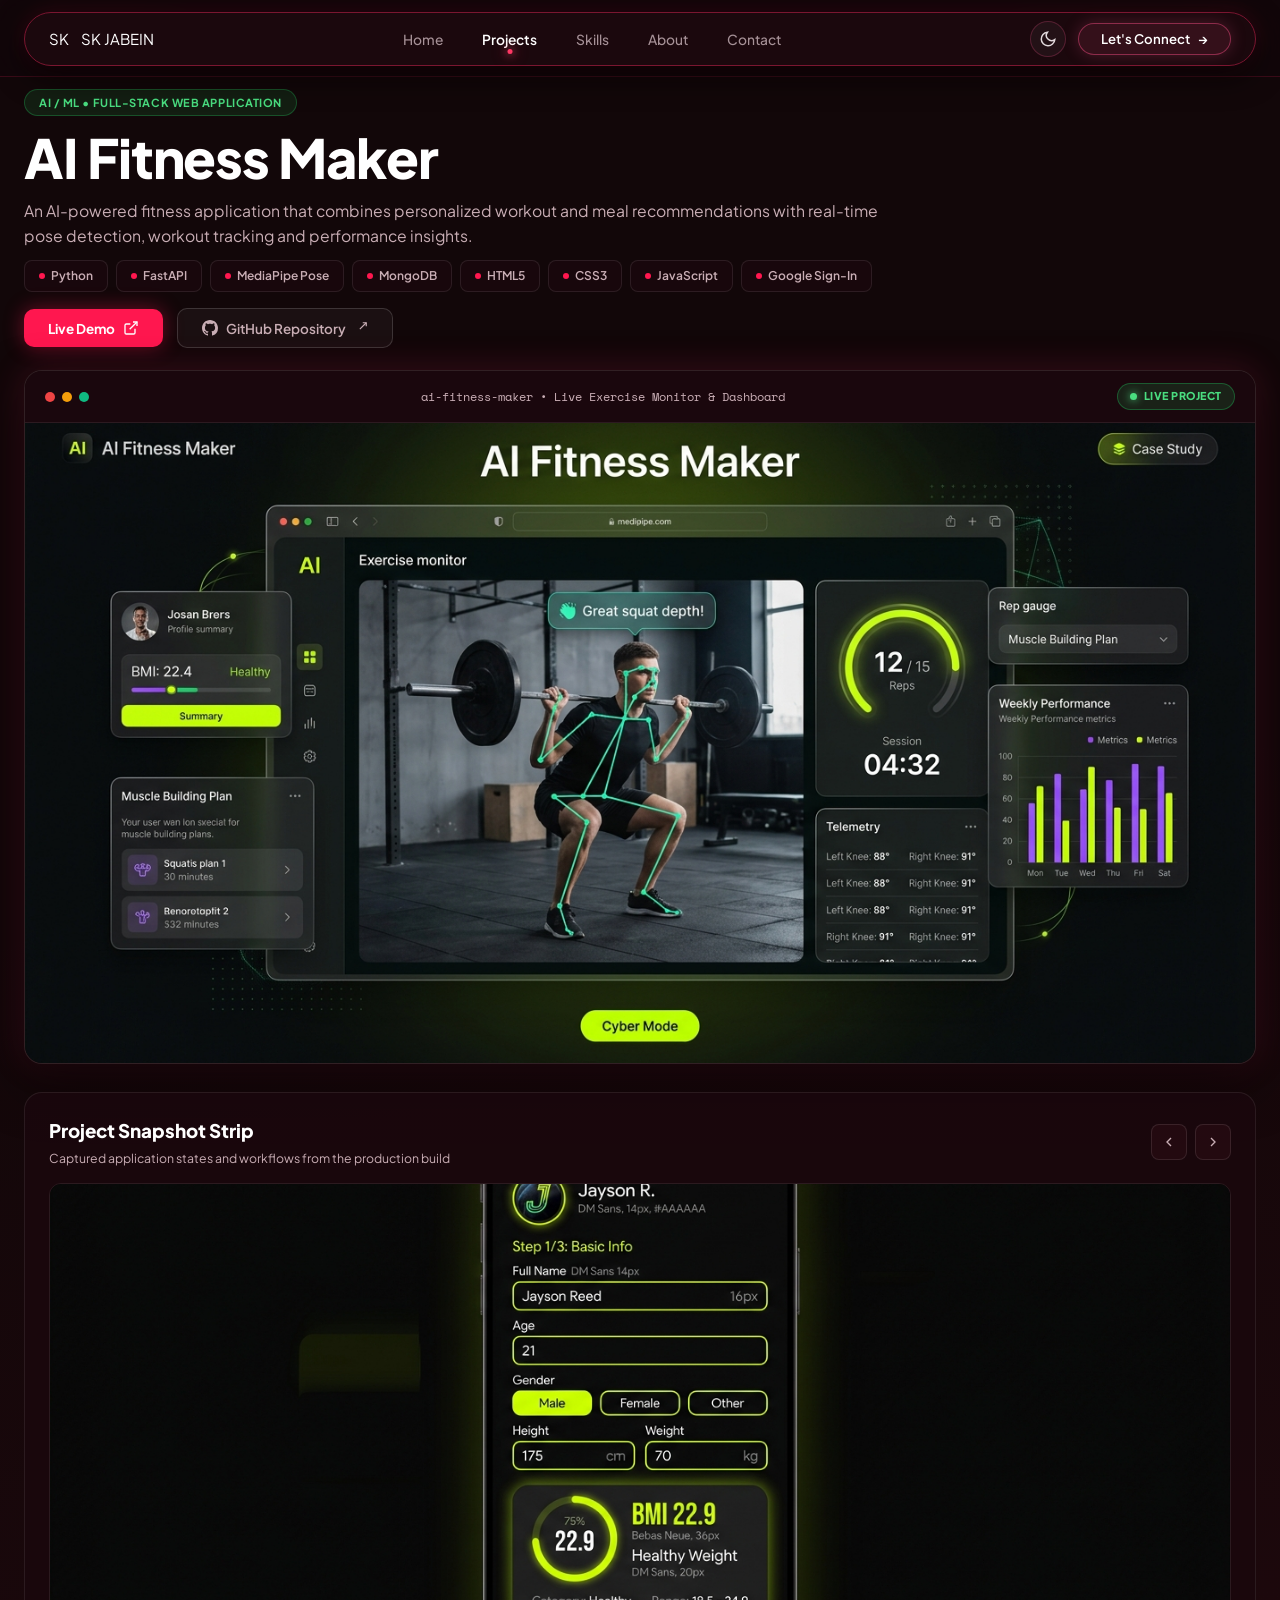
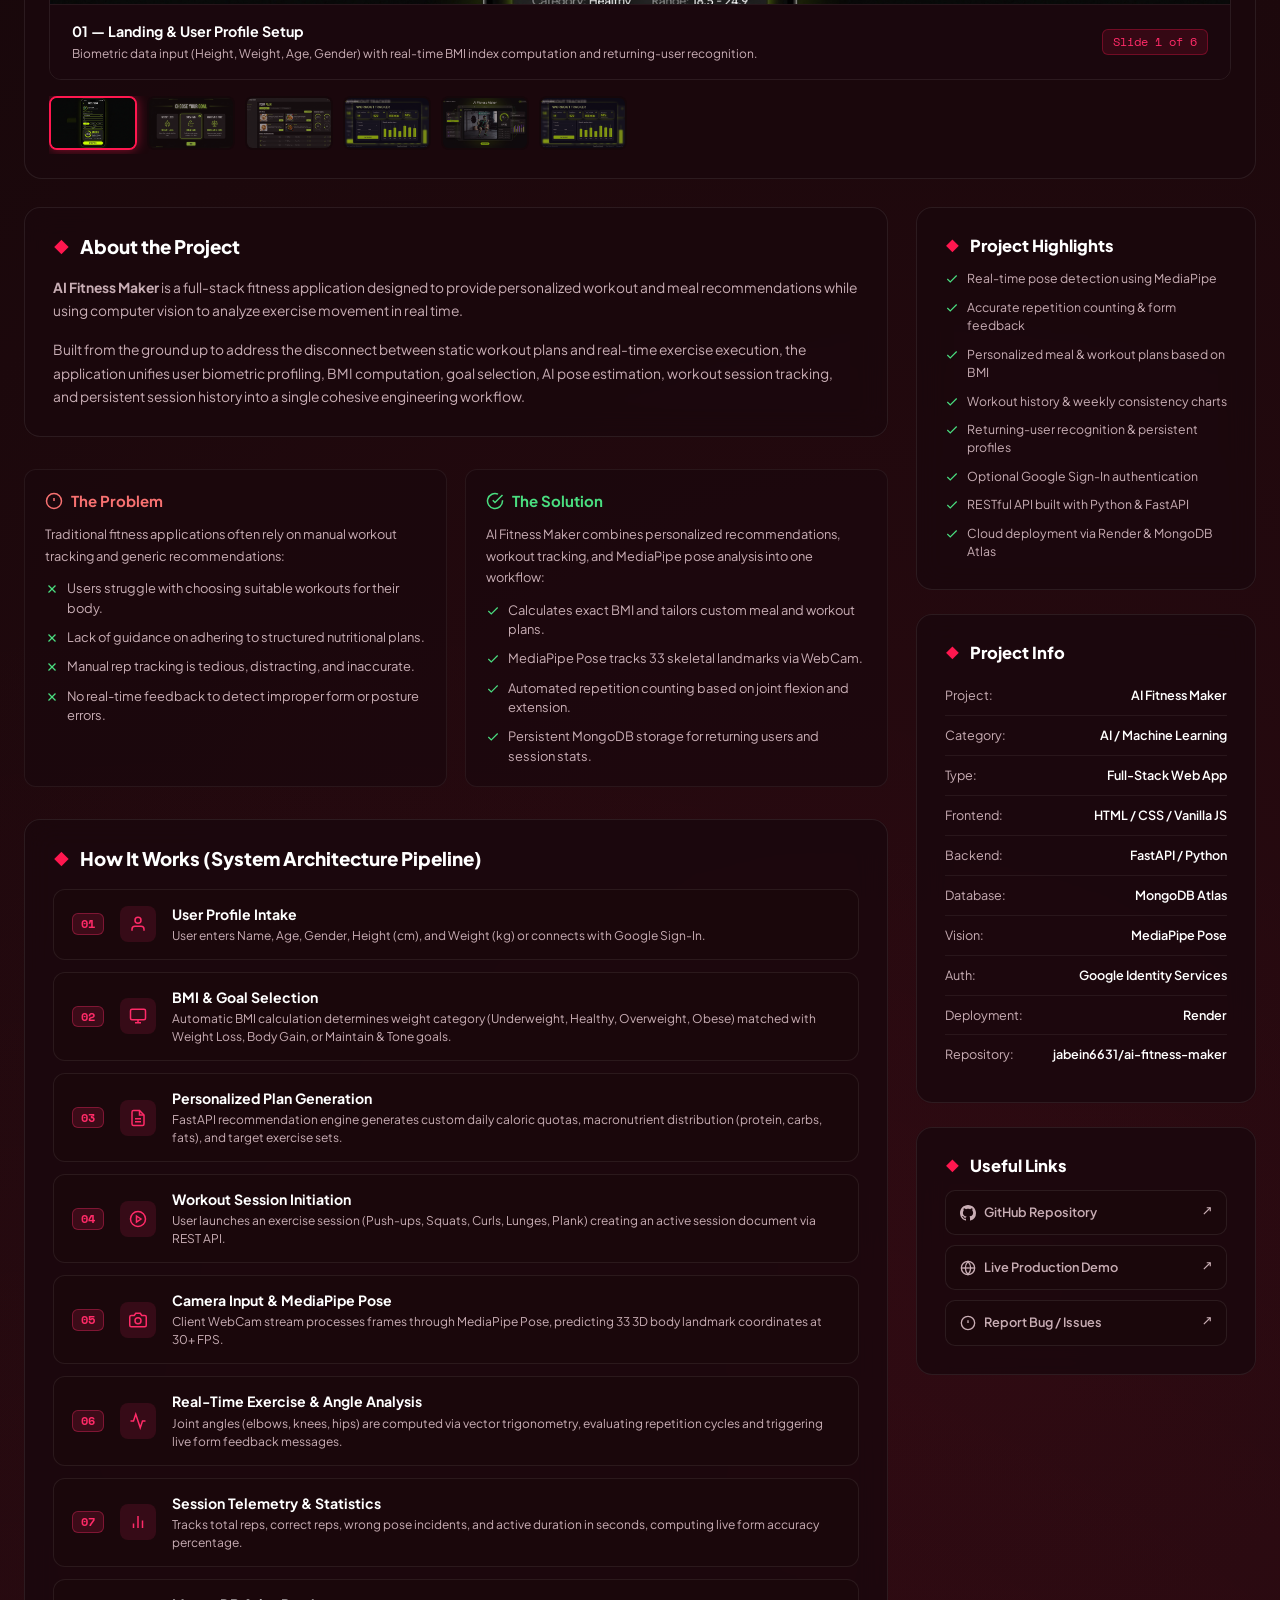
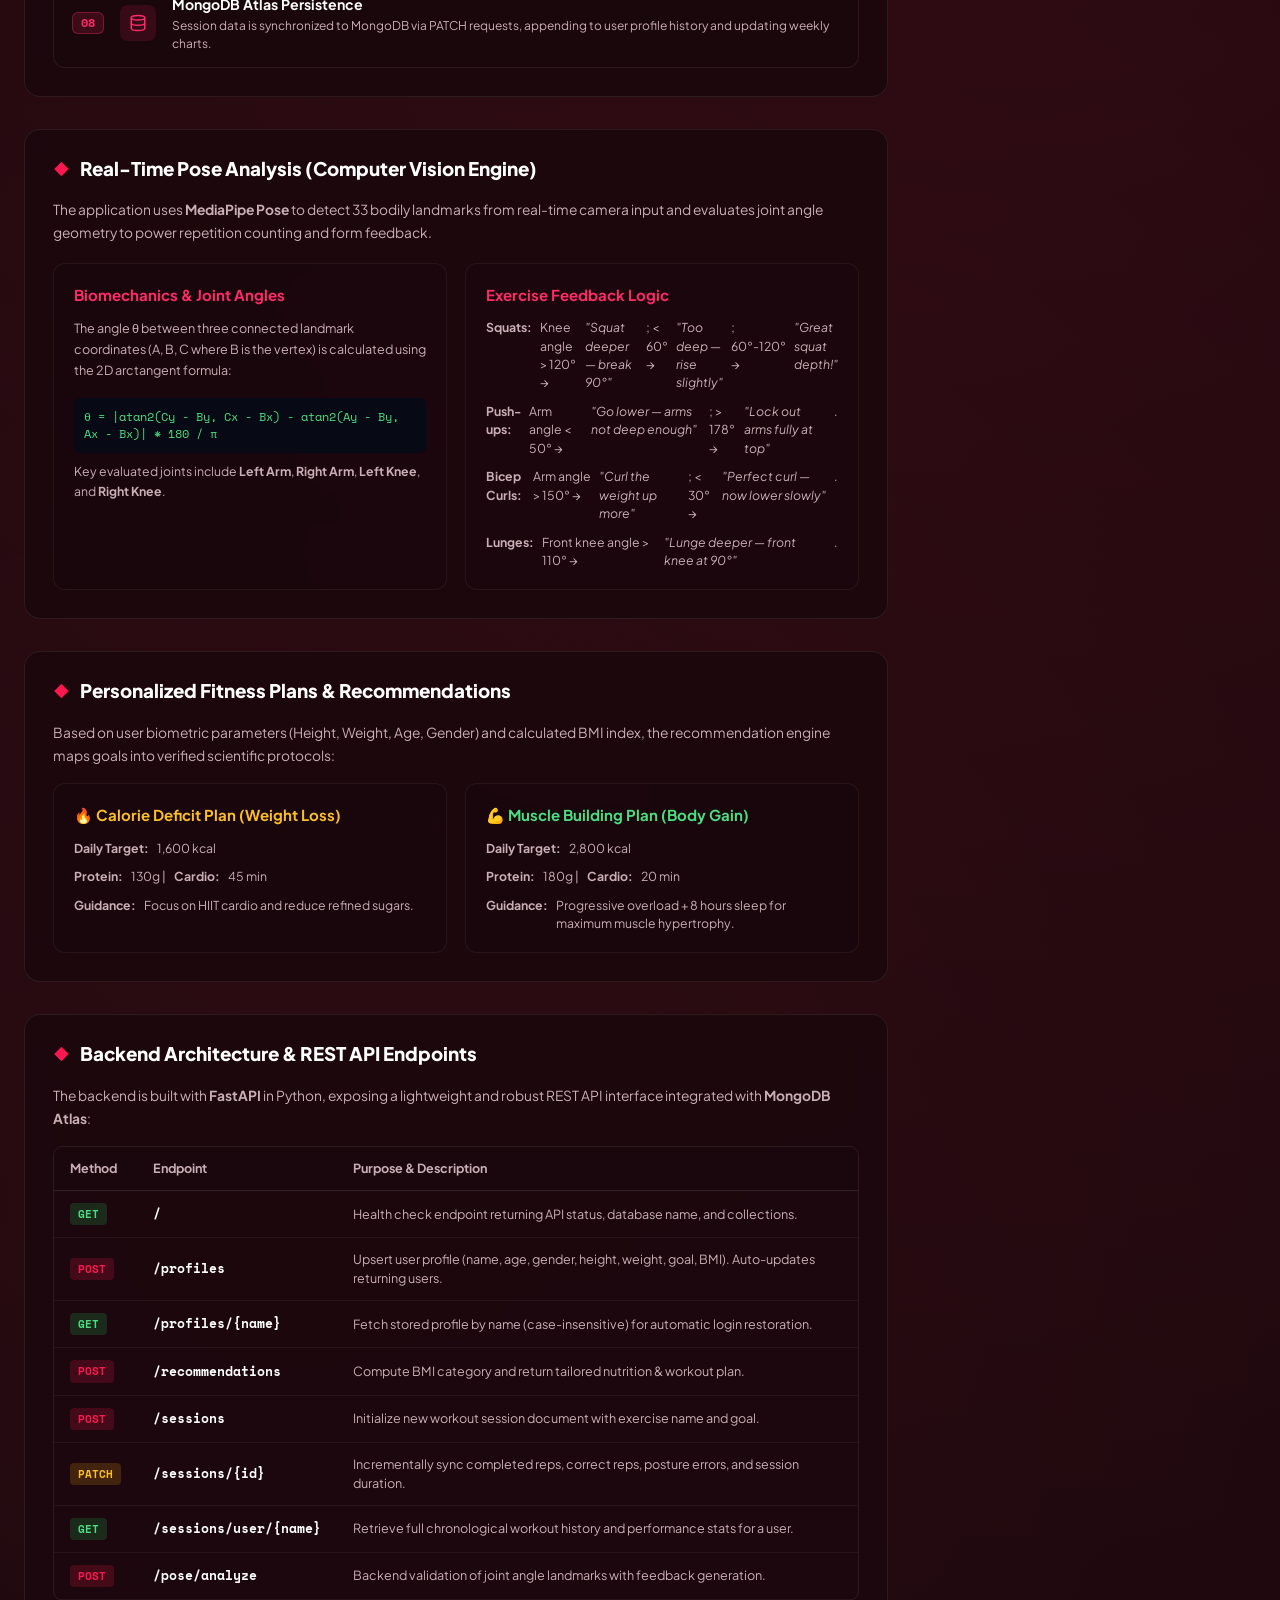
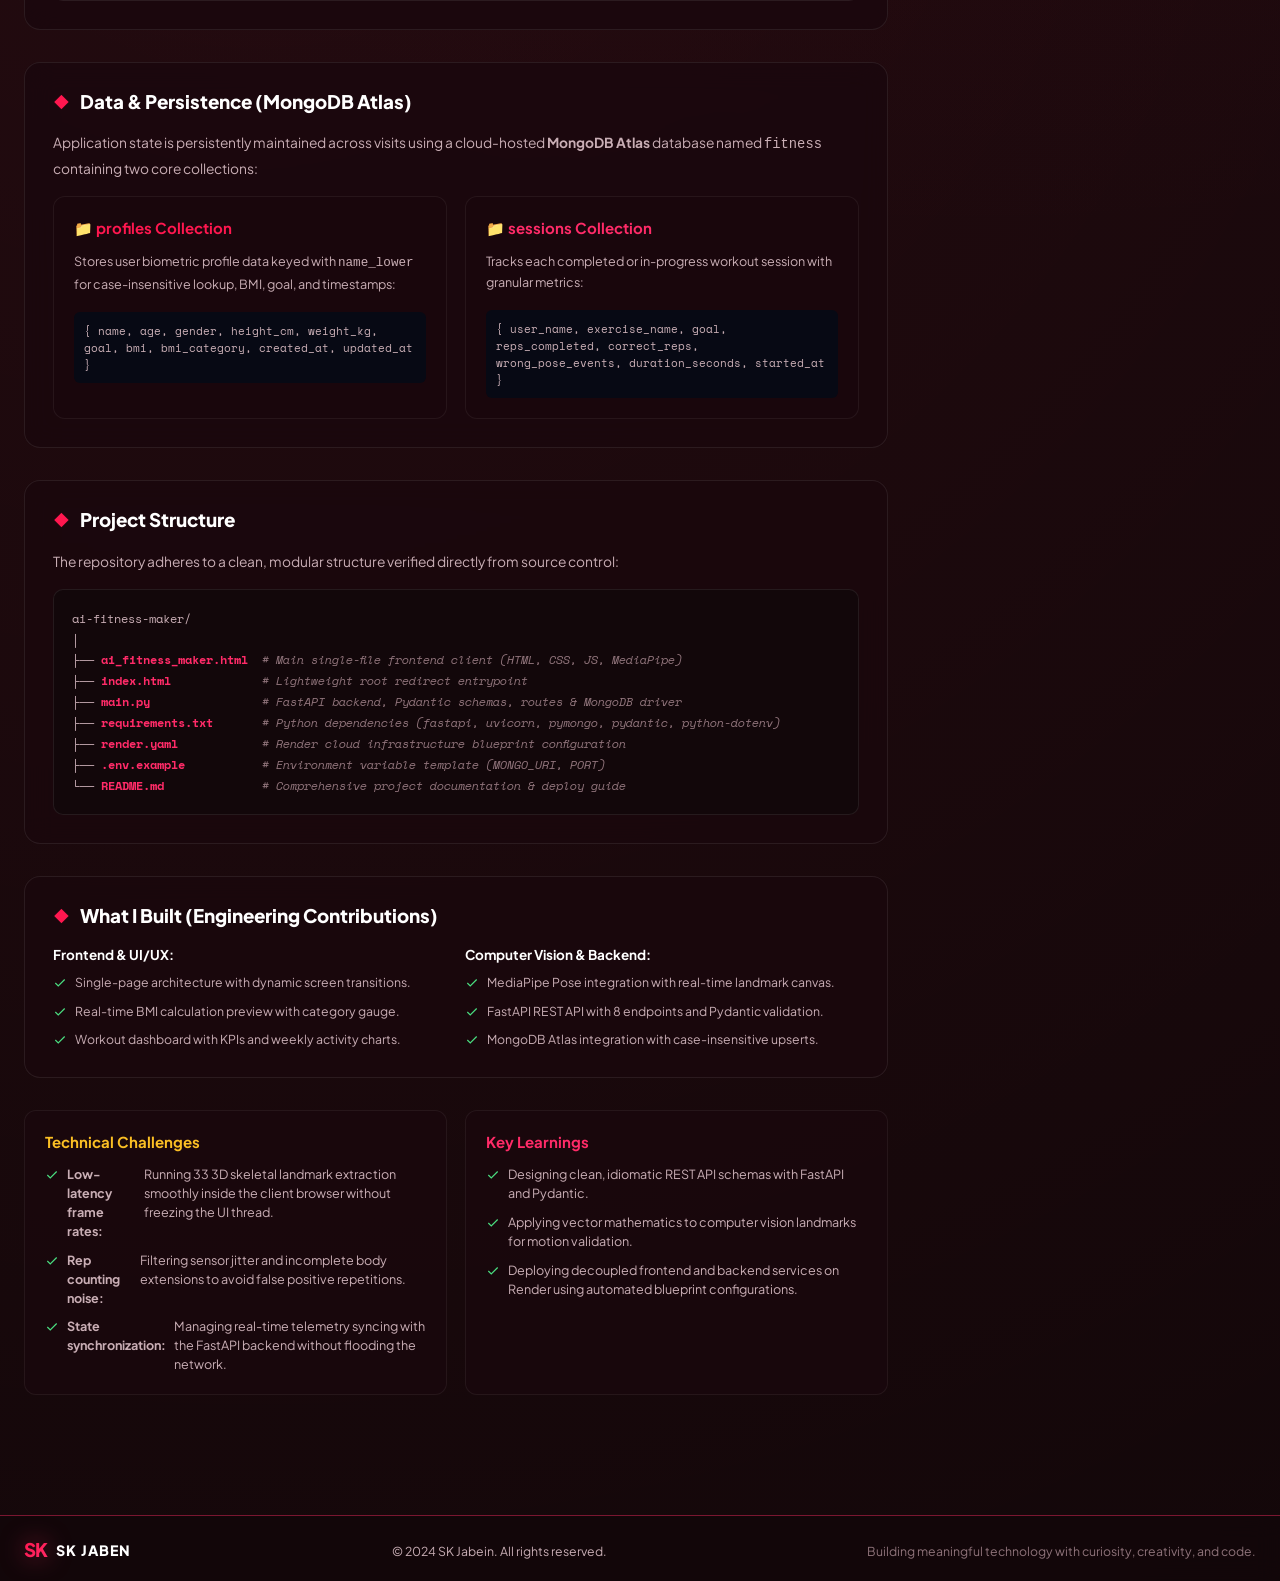
<file: project-ai-fitness-maker.html>
<!DOCTYPE html>
<html lang="en">
<head>
  <meta charset="UTF-8">
  <meta name="viewport" content="width=device-width, initial-scale=1.0">
  <meta name="description" content="AI Fitness Maker Case Study - Real-time MediaPipe pose detection, personalized BMI nutrition/workout recommendations, FastAPI backend, and MongoDB persistence by SK Jabein.">
  <title>AI Fitness Maker &bull; Case Study | SK Jabein Portfolio</title>

  <!-- Google Fonts -->
  <link rel="preconnect" href="https://fonts.googleapis.com">
  <link rel="preconnect" href="https://fonts.gstatic.com" crossorigin>
  <link href="https://fonts.googleapis.com/css2?family=Plus+Jakarta+Sans:ital,wght@0,300;0,400;0,500;0,600;0,700;0,800;1,400;1,600&family=Space+Mono:ital,wght@0,400;0,700;1,400&family=Bebas+Neue&display=swap" rel="stylesheet">

  <!-- Stylesheet -->
  <link rel="stylesheet" href="style.css?v=20260912_burgundy_v10">
  <style>
    /* Standalone Case Study Page Overrides */
    body {
      min-height: 100vh;
      overflow-x: hidden;
    }
    .standalone-container {
      max-width: 1560px;
      margin: 0 auto;
      padding: 0 24px 80px 24px;
    }
  </style>
</head>
<body class="theme-dark">

  <!-- Ambient Glow Background -->
  <div class="ambient-glow glow-top-right"></div>
  <div class="ambient-glow glow-bottom-left"></div>

  <!-- Sticky Full-Width Top Navbar -->
  <header class="site-header" id="header">
    <div class="header-container">
      <a href="index.html#home" class="brand-logo" aria-label="SK Jabein Home">
        <span class="logo-mark">SK</span>
        <span class="logo-text">SK JABEIN</span>
      </a>

      <nav class="site-nav" aria-label="Primary Navigation">
        <a href="index.html#home" class="nav-btn">Home</a>
        <a href="index.html#projects" class="nav-btn active">Projects</a>
        <a href="index.html#skills" class="nav-btn">Skills</a>
        <a href="index.html#about" class="nav-btn">About</a>
        <a href="index.html#contact" class="nav-btn">Contact</a>
      </nav>

      <div class="header-actions">
        <button class="theme-toggle-btn" id="themeToggle" aria-label="Toggle Theme">
          <svg class="sun-icon" viewBox="0 0 24 24" width="18" height="18" fill="none" stroke="currentColor" stroke-width="2"><circle cx="12" cy="12" r="5"></circle><line x1="12" y1="1" x2="12" y2="3"></line><line x1="12" y1="21" x2="12" y2="23"></line><line x1="4.22" y1="4.22" x2="5.64" y2="5.64"></line><line x1="18.36" y1="18.36" x2="19.78" y2="19.78"></line><line x1="1" y1="12" x2="3" y2="12"></line><line x1="21" y1="12" x2="23" y2="12"></line><line x1="4.22" y1="19.78" x2="5.64" y2="18.36"></line><line x1="18.36" y1="5.64" x2="19.78" y2="4.22"></line></svg>
          <svg class="moon-icon" viewBox="0 0 24 24" width="18" height="18" fill="none" stroke="currentColor" stroke-width="2"><path d="M21 12.79A9 9 0 1 1 11.21 3 7 7 0 0 0 21 12.79z"></path></svg>
        </button>
        <a href="index.html#contact" class="btn btn-connect">
          <span>Let's Connect</span>
          <span class="arrow">&rarr;</span>
        </a>
      </div>
    </div>
  </header>

  <!-- Main Standalone Content Container -->
  <div class="standalone-container">
    <article class="case-study-wrapper" style="margin-top: 16px;">
      <!-- 1. Top Bar: Back Button & Breadcrumbs -->
      <div class="case-study-topbar">
        <a href="index.html#projects" class="cs-back-btn">
          <svg viewBox="0 0 24 24" width="16" height="16" fill="none" stroke="currentColor" stroke-width="2"><line x1="19" y1="12" x2="5" y2="12"></line><polyline points="12 19 5 12 12 5"></polyline></svg>
          <span>Back to Projects</span>
        </a>
        <nav class="cs-breadcrumb" aria-label="Breadcrumb">
          <a href="index.html#home" class="cs-bread-link">Home</a>
          <span class="cs-bread-sep">&gt;</span>
          <a href="index.html#projects" class="cs-bread-link">Projects</a>
          <span class="cs-bread-sep">&gt;</span>
          <span class="cs-bread-curr">AI Fitness Maker</span>
        </nav>
      </div>

      <!-- 2. Project Hero Header -->
      <div class="cs-hero-container">
        <div class="cs-hero-header">
          <div class="cs-hero-meta-row">
            <span class="cs-category-badge">AI / ML &bull; FULL-STACK WEB APPLICATION</span>
          </div>
          <!-- NO 01 on top left! Clean and prominent -->
          <h1 class="cs-project-title">AI Fitness Maker</h1>
          <p class="cs-project-tagline">
            An AI-powered fitness application that combines personalized workout and meal recommendations with real-time pose detection, workout tracking and performance insights.
          </p>
          <div class="cs-tech-badges-row">
            <span class="cs-tech-pill"><span class="tech-icon-dot"></span>Python</span>
            <span class="cs-tech-pill"><span class="tech-icon-dot"></span>FastAPI</span>
            <span class="cs-tech-pill"><span class="tech-icon-dot"></span>MediaPipe Pose</span>
            <span class="cs-tech-pill"><span class="tech-icon-dot"></span>MongoDB</span>
            <span class="cs-tech-pill"><span class="tech-icon-dot"></span>HTML5</span>
            <span class="cs-tech-pill"><span class="tech-icon-dot"></span>CSS3</span>
            <span class="cs-tech-pill"><span class="tech-icon-dot"></span>JavaScript</span>
            <span class="cs-tech-pill"><span class="tech-icon-dot"></span>Google Sign-In</span>
          </div>
          <div class="cs-hero-actions-row">
            <a href="https://ai-fitness-maker-frontend.onrender.com/ai_fitness_maker.html" target="_blank" rel="noopener noreferrer" class="btn cs-btn-demo">
              <span>Live Demo</span>
              <svg viewBox="0 0 24 24" width="16" height="16" fill="none" stroke="currentColor" stroke-width="2"><path d="M18 13v6a2 2 0 0 1-2 2H5a2 2 0 0 1-2-2V8a2 2 0 0 1 2-2h6"></path><polyline points="15 3 21 3 21 9"></polyline><line x1="10" y1="14" x2="21" y2="3"></line></svg>
            </a>
            <a href="https://github.com/jabein6631/ai-fitness-maker" target="_blank" rel="noopener noreferrer" class="btn cs-btn-gh">
              <svg viewBox="0 0 24 24" width="16" height="16" fill="currentColor"><path d="M12 0C5.37 0 0 5.37 0 12c0 5.31 3.435 9.795 8.205 11.385.6.105.825-.255.825-.57 0-.285-.015-1.23-.015-2.235-3.015.555-3.795-.735-4.035-1.41-.135-.345-.72-1.41-1.23-1.695-.42-.225-1.02-.78-.015-.795.945-.015 1.62.87 1.845 1.23 1.08 1.815 2.805 1.305 3.495.99.105-.78.42-1.305.765-1.605-2.67-.3-5.46-1.335-5.46-5.925 0-1.305.465-2.385 1.23-3.225-.12-.3-.54-1.53.12-3.18 0 0 1.005-.315 3.3 1.23.96-.27 1.98-.405 3-.405s2.04.135 3 .405c2.295-1.56 3.3-1.23 3.3-1.23.66 1.65.24 2.88.12 3.18.765.84 1.23 1.905 1.23 3.225 0 4.605-2.805 5.625-5.475 5.925.435.375.81 1.095.81 2.22 0 1.605-.015 2.895-.015 3.3 0 .315.225.69.825.57A12.02 12.02 0 0024 12c0-6.63-5.37-12-12-12z"/></svg>
              <span>GitHub Repository</span>
              <svg viewBox="0 0 24 24" width="14" height="14" fill="none" stroke="currentColor" stroke-width="2"><polyline points="15 3 21 3 21 9"></polyline><line x1="10" y1="14" x2="21" y2="3"></line></svg>
            </a>
          </div>
        </div>

        <!-- 3. Hero Visual Frame (Actual UI Showcase) -->
        <div class="cs-hero-visual-frame">
          <div class="cs-visual-topbar">
            <div class="cs-window-dots">
              <span class="dot-red"></span>
              <span class="dot-yellow"></span>
              <span class="dot-green"></span>
            </div>
            <div class="cs-window-title">ai-fitness-maker &bull; Live Exercise Monitor &amp; Dashboard</div>
            <div class="cs-live-indicator">
              <span class="live-pulse-dot"></span>
              <span>LIVE PROJECT</span>
            </div>
          </div>
          <div class="cs-visual-canvas">
            <img src="assets/projects/ai-fitness-maker/hero.jpg" alt="AI Fitness Maker Interface Showcase" class="cs-hero-img">
          </div>
        </div>
      </div>

      <!-- 4. Snapshot Strip (Interactive Carousel) -->
      <section class="cs-carousel-section" aria-label="Project Screenshots">
        <div class="cs-carousel-header">
          <div class="cs-carousel-title-group">
            <h3 class="cs-carousel-title">Project Snapshot Strip</h3>
            <p class="cs-carousel-sub">Captured application states and workflows from the production build</p>
          </div>
          <div class="cs-carousel-controls">
            <button class="cs-ctrl-btn" id="csPrevBtn" aria-label="Previous Slide">
              <svg viewBox="0 0 24 24" width="16" height="16" fill="none" stroke="currentColor" stroke-width="2"><polyline points="15 18 9 12 15 6"></polyline></svg>
            </button>
            <button class="cs-ctrl-btn" id="csNextBtn" aria-label="Next Slide">
              <svg viewBox="0 0 24 24" width="16" height="16" fill="none" stroke="currentColor" stroke-width="2"><polyline points="9 18 15 12 9 6"></polyline></svg>
            </button>
          </div>
        </div>

        <div class="cs-carousel-viewport">
          <div class="cs-carousel-stage" id="csStage">
            <!-- Slide 1 -->
            <div class="cs-slide">
              <img src="assets/projects/ai-fitness-maker/profile.jpg" alt="Landing & Profile Setup Screen" class="cs-slide-img">
              <div class="cs-slide-caption">
                <div class="cs-caption-text">
                  <div class="cs-caption-title">01 &mdash; Landing &amp; User Profile Setup</div>
                  <div class="cs-caption-desc">Biometric data input (Height, Weight, Age, Gender) with real-time BMI index computation and returning-user recognition.</div>
                </div>
                <span class="cs-slide-index">Slide 1 of 6</span>
              </div>
            </div>

            <!-- Slide 2 -->
            <div class="cs-slide">
              <img src="assets/projects/ai-fitness-maker/goals.jpg" alt="BMI & Goal Selection Screen" class="cs-slide-img">
              <div class="cs-slide-caption">
                <div class="cs-caption-text">
                  <div class="cs-caption-title">02 &mdash; BMI &amp; Goal Selection</div>
                  <div class="cs-caption-desc">Custom goal selection (Weight Loss, Body Gain, Maintain &amp; Tone) providing personalized caloric and macronutrient targets.</div>
                </div>
                <span class="cs-slide-index">Slide 2 of 6</span>
              </div>
            </div>

            <!-- Slide 3 -->
            <div class="cs-slide">
              <img src="assets/projects/ai-fitness-maker/plan.jpg" alt="Personalized Fitness Plan Screen" class="cs-slide-img">
              <div class="cs-slide-caption">
                <div class="cs-caption-text">
                  <div class="cs-caption-title">03 &mdash; Personalized Fitness Plan</div>
                  <div class="cs-caption-desc">Multi-tab interface showing customized Food Plan with macronutrients, Exercise Plan with sets and reps, and Safety Precautions.</div>
                </div>
                <span class="cs-slide-index">Slide 3 of 6</span>
              </div>
            </div>

            <!-- Slide 4 -->
            <div class="cs-slide">
              <img src="assets/projects/ai-fitness-maker/tracker.jpg" alt="Workout Tracking Dashboard Screen" class="cs-slide-img">
              <div class="cs-slide-caption">
                <div class="cs-caption-text">
                  <div class="cs-caption-title">04 &mdash; Workout Tracking Dashboard</div>
                  <div class="cs-caption-desc">Real-time KPI metrics (Total Sessions, Reps, Time, Form Accuracy), manual logging, and weekly consistency bar charts.</div>
                </div>
                <span class="cs-slide-index">Slide 4 of 6</span>
              </div>
            </div>

            <!-- Slide 5 -->
            <div class="cs-slide">
              <img src="assets/projects/ai-fitness-maker/pose_detection.jpg" alt="Real-Time Pose Detection Screen" class="cs-slide-img">
              <div class="cs-slide-caption">
                <div class="cs-caption-text">
                  <div class="cs-caption-title">05 &mdash; Real-Time Pose Detection Monitor</div>
                  <div class="cs-caption-desc">Camera viewport with MediaPipe 33 skeletal landmarks, joint angle telemetry, repetition counter, and automated form corrections.</div>
                </div>
                <span class="cs-slide-index">Slide 5 of 6</span>
              </div>
            </div>

            <!-- Slide 6 -->
            <div class="cs-slide">
              <img src="assets/projects/ai-fitness-maker/history.jpg" alt="Workout History & Stored Sessions Screen" class="cs-slide-img">
              <div class="cs-slide-caption">
                <div class="cs-caption-text">
                  <div class="cs-caption-title">06 &mdash; Workout History &amp; Analytics</div>
                  <div class="cs-caption-desc">Persistent MongoDB session history showing exercises performed, total reps, correct reps, duration, and timestamps.</div>
                </div>
                <span class="cs-slide-index">Slide 6 of 6</span>
              </div>
            </div>
          </div>
        </div>

        <!-- Thumbnail Navigator -->
        <div class="cs-thumb-strip" id="csThumbStrip">
          <div class="cs-thumb-item active" data-slide="0"><img src="assets/projects/ai-fitness-maker/profile.jpg" alt="Thumb 1"></div>
          <div class="cs-thumb-item" data-slide="1"><img src="assets/projects/ai-fitness-maker/goals.jpg" alt="Thumb 2"></div>
          <div class="cs-thumb-item" data-slide="2"><img src="assets/projects/ai-fitness-maker/plan.jpg" alt="Thumb 3"></div>
          <div class="cs-thumb-item" data-slide="3"><img src="assets/projects/ai-fitness-maker/tracker.jpg" alt="Thumb 4"></div>
          <div class="cs-thumb-item" data-slide="4"><img src="assets/projects/ai-fitness-maker/pose_detection.jpg" alt="Thumb 5"></div>
          <div class="cs-thumb-item" data-slide="5"><img src="assets/projects/ai-fitness-maker/history.jpg" alt="Thumb 6"></div>
        </div>
      </section>

      <!-- 5. Two-Column Case Study Layout -->
      <div class="cs-layout-grid">
        <!-- Left / Main Column -->
        <main class="cs-main-content">
          <!-- About The Project -->
          <section class="cs-card">
            <h2 class="cs-card-title">
              <span class="icon-cube">&#9670;</span> About the Project
            </h2>
            <p class="cs-prose">
              <strong>AI Fitness Maker</strong> is a full-stack fitness application designed to provide personalized workout and meal recommendations while using computer vision to analyze exercise movement in real time.
            </p>
            <p class="cs-prose">
              Built from the ground up to address the disconnect between static workout plans and real-time exercise execution, the application unifies user biometric profiling, BMI computation, goal selection, AI pose estimation, workout session tracking, and persistent session history into a single cohesive engineering workflow.
            </p>
          </section>

          <!-- The Problem & The Solution -->
          <section class="cs-two-col">
            <div class="cs-mini-card">
              <h3 class="cs-mini-title" style="color: #f87171;">
                <svg viewBox="0 0 24 24" width="18" height="18" fill="none" stroke="currentColor" stroke-width="2"><circle cx="12" cy="12" r="10"></circle><line x1="12" y1="8" x2="12" y2="12"></line><line x1="12" y1="16" x2="12.01" y2="16"></line></svg>
                The Problem
              </h3>
              <p class="cs-prose" style="font-size: 0.85rem; margin-bottom: 12px;">
                Traditional fitness applications often rely on manual workout tracking and generic recommendations:
              </p>
              <ul class="cs-list">
                <li><svg viewBox="0 0 24 24" width="14" height="14" fill="none" stroke="currentColor" stroke-width="2"><line x1="18" y1="6" x2="6" y2="18"></line><line x1="6" y1="6" x2="18" y2="18"></line></svg>Users struggle with choosing suitable workouts for their body.</li>
                <li><svg viewBox="0 0 24 24" width="14" height="14" fill="none" stroke="currentColor" stroke-width="2"><line x1="18" y1="6" x2="6" y2="18"></line><line x1="6" y1="6" x2="18" y2="18"></line></svg>Lack of guidance on adhering to structured nutritional plans.</li>
                <li><svg viewBox="0 0 24 24" width="14" height="14" fill="none" stroke="currentColor" stroke-width="2"><line x1="18" y1="6" x2="6" y2="18"></line><line x1="6" y1="6" x2="18" y2="18"></line></svg>Manual rep tracking is tedious, distracting, and inaccurate.</li>
                <li><svg viewBox="0 0 24 24" width="14" height="14" fill="none" stroke="currentColor" stroke-width="2"><line x1="18" y1="6" x2="6" y2="18"></line><line x1="6" y1="6" x2="18" y2="18"></line></svg>No real-time feedback to detect improper form or posture errors.</li>
              </ul>
            </div>

            <div class="cs-mini-card">
              <h3 class="cs-mini-title" style="color: #4ade80;">
                <svg viewBox="0 0 24 24" width="18" height="18" fill="none" stroke="currentColor" stroke-width="2"><path d="M22 11.08V12a10 10 0 1 1-5.93-9.14"></path><polyline points="22 4 12 14.01 9 11.01"></polyline></svg>
                The Solution
              </h3>
              <p class="cs-prose" style="font-size: 0.85rem; margin-bottom: 12px;">
                AI Fitness Maker combines personalized recommendations, workout tracking, and MediaPipe pose analysis into one workflow:
              </p>
              <ul class="cs-list">
                <li><svg viewBox="0 0 24 24" width="14" height="14" fill="none" stroke="currentColor" stroke-width="2"><polyline points="20 6 9 17 4 12"></polyline></svg>Calculates exact BMI and tailors custom meal and workout plans.</li>
                <li><svg viewBox="0 0 24 24" width="14" height="14" fill="none" stroke="currentColor" stroke-width="2"><polyline points="20 6 9 17 4 12"></polyline></svg>MediaPipe Pose tracks 33 skeletal landmarks via WebCam.</li>
                <li><svg viewBox="0 0 24 24" width="14" height="14" fill="none" stroke="currentColor" stroke-width="2"><polyline points="20 6 9 17 4 12"></polyline></svg>Automated repetition counting based on joint flexion and extension.</li>
                <li><svg viewBox="0 0 24 24" width="14" height="14" fill="none" stroke="currentColor" stroke-width="2"><polyline points="20 6 9 17 4 12"></polyline></svg>Persistent MongoDB storage for returning users and session stats.</li>
              </ul>
            </div>
          </section>

          <!-- How It Works (Connected Workflow Pipeline) -->
          <section class="cs-card">
            <h2 class="cs-card-title">
              <span class="icon-cube">&#9670;</span> How It Works (System Architecture Pipeline)
            </h2>
            <div class="cs-workflow-pipeline">
              <div class="pipeline-step-node">
                <span class="node-step-num">01</span>
                <div class="node-icon"><svg viewBox="0 0 24 24" width="18" height="18" fill="none" stroke="currentColor" stroke-width="2"><path d="M20 21v-2a4 4 0 0 0-4-4H8a4 4 0 0 0-4 4v2"></path><circle cx="12" cy="7" r="4"></circle></svg></div>
                <div class="node-content">
                  <div class="node-title">User Profile Intake</div>
                  <div class="node-desc">User enters Name, Age, Gender, Height (cm), and Weight (kg) or connects with Google Sign-In.</div>
                </div>
              </div>

              <div class="pipeline-step-node">
                <span class="node-step-num">02</span>
                <div class="node-icon"><svg viewBox="0 0 24 24" width="18" height="18" fill="none" stroke="currentColor" stroke-width="2"><rect x="2" y="3" width="20" height="14" rx="2" ry="2"></rect><line x1="8" y1="21" x2="16" y2="21"></line><line x1="12" y1="17" x2="12" y2="21"></line></svg></div>
                <div class="node-content">
                  <div class="node-title">BMI &amp; Goal Selection</div>
                  <div class="node-desc">Automatic BMI calculation determines weight category (Underweight, Healthy, Overweight, Obese) matched with Weight Loss, Body Gain, or Maintain &amp; Tone goals.</div>
                </div>
              </div>

              <div class="pipeline-step-node">
                <span class="node-step-num">03</span>
                <div class="node-icon"><svg viewBox="0 0 24 24" width="18" height="18" fill="none" stroke="currentColor" stroke-width="2"><path d="M14 2H6a2 2 0 0 0-2 2v16a2 2 0 0 0 2 2h12a2 2 0 0 0 2-2V8z"></path><polyline points="14 2 14 8 20 8"></polyline><line x1="16" y1="13" x2="8" y2="13"></line><line x1="16" y1="17" x2="8" y2="17"></line></svg></div>
                <div class="node-content">
                  <div class="node-title">Personalized Plan Generation</div>
                  <div class="node-desc">FastAPI recommendation engine generates custom daily caloric quotas, macronutrient distribution (protein, carbs, fats), and target exercise sets.</div>
                </div>
              </div>

              <div class="pipeline-step-node">
                <span class="node-step-num">04</span>
                <div class="node-icon"><svg viewBox="0 0 24 24" width="18" height="18" fill="none" stroke="currentColor" stroke-width="2"><circle cx="12" cy="12" r="10"></circle><polygon points="10 8 16 12 10 16 10 8"></polygon></svg></div>
                <div class="node-content">
                  <div class="node-title">Workout Session Initiation</div>
                  <div class="node-desc">User launches an exercise session (Push-ups, Squats, Curls, Lunges, Plank) creating an active session document via REST API.</div>
                </div>
              </div>

              <div class="pipeline-step-node">
                <span class="node-step-num">05</span>
                <div class="node-icon"><svg viewBox="0 0 24 24" width="18" height="18" fill="none" stroke="currentColor" stroke-width="2"><path d="M23 19a2 2 0 0 1-2 2H3a2 2 0 0 1-2-2V8a2 2 0 0 1 2-2h4l2-3h6l2 3h4a2 2 0 0 1 2 2z"></path><circle cx="12" cy="13" r="4"></circle></svg></div>
                <div class="node-content">
                  <div class="node-title">Camera Input &amp; MediaPipe Pose</div>
                  <div class="node-desc">Client WebCam stream processes frames through MediaPipe Pose, predicting 33 3D body landmark coordinates at 30+ FPS.</div>
                </div>
              </div>

              <div class="pipeline-step-node">
                <span class="node-step-num">06</span>
                <div class="node-icon"><svg viewBox="0 0 24 24" width="18" height="18" fill="none" stroke="currentColor" stroke-width="2"><path d="M22 12h-4l-3 9L9 3l-3 9H2"></path></svg></div>
                <div class="node-content">
                  <div class="node-title">Real-Time Exercise &amp; Angle Analysis</div>
                  <div class="node-desc">Joint angles (elbows, knees, hips) are computed via vector trigonometry, evaluating repetition cycles and triggering live form feedback messages.</div>
                </div>
              </div>

              <div class="pipeline-step-node">
                <span class="node-step-num">07</span>
                <div class="node-icon"><svg viewBox="0 0 24 24" width="18" height="18" fill="none" stroke="currentColor" stroke-width="2"><line x1="18" y1="20" x2="18" y2="10"></line><line x1="12" y1="20" x2="12" y2="4"></line><line x1="6" y1="20" x2="6" y2="14"></line></svg></div>
                <div class="node-content">
                  <div class="node-title">Session Telemetry &amp; Statistics</div>
                  <div class="node-desc">Tracks total reps, correct reps, wrong pose incidents, and active duration in seconds, computing live form accuracy percentage.</div>
                </div>
              </div>

              <div class="pipeline-step-node">
                <span class="node-step-num">08</span>
                <div class="node-icon"><svg viewBox="0 0 24 24" width="18" height="18" fill="none" stroke="currentColor" stroke-width="2"><ellipse cx="12" cy="5" rx="9" ry="3"></ellipse><path d="M21 12c0 1.66-4 3-9 3s-9-1.34-9-3"></path><path d="M3 5v14c0 1.66 4 3 9 3s9-1.34 9-3V5"></path></svg></div>
                <div class="node-content">
                  <div class="node-title">MongoDB Atlas Persistence</div>
                  <div class="node-desc">Session data is synchronized to MongoDB via PATCH requests, appending to user profile history and updating weekly charts.</div>
                </div>
              </div>
            </div>
          </section>

          <!-- AI / Computer Vision: Real-Time Pose Analysis -->
          <section class="cs-card">
            <h2 class="cs-card-title">
              <span class="icon-cube">&#9670;</span> Real-Time Pose Analysis (Computer Vision Engine)
            </h2>
            <p class="cs-prose">
              The application uses <strong>MediaPipe Pose</strong> to detect 33 bodily landmarks from real-time camera input and evaluates joint angle geometry to power repetition counting and form feedback.
            </p>

            <div class="cs-two-col" style="margin-top: 18px;">
              <div class="cs-mini-card">
                <h4 class="cs-mini-title" style="color: #FF2B68;">Biomechanics &amp; Joint Angles</h4>
                <p class="cs-prose" style="font-size: 0.84rem;">
                  The angle &theta; between three connected landmark coordinates (A, B, C where B is the vertex) is calculated using the 2D arctangent formula:
                </p>
                <code style="display: block; background: #070914; padding: 10px; border-radius: 6px; font-family: 'Space Mono', monospace; font-size: 0.78rem; color: #4ade80;">
                  &theta; = |atan2(Cy - By, Cx - Bx) - atan2(Ay - By, Ax - Bx)| * 180 / &pi;
                </code>
                <p class="cs-prose" style="font-size: 0.82rem; margin-top: 8px;">
                  Key evaluated joints include <strong>Left Arm</strong>, <strong>Right Arm</strong>, <strong>Left Knee</strong>, and <strong>Right Knee</strong>.
                </p>
              </div>

              <div class="cs-mini-card">
                <h4 class="cs-mini-title" style="color: #FF2B68;">Exercise Feedback Logic</h4>
                <ul class="cs-list" style="font-size: 0.82rem;">
                  <li><strong>Squats:</strong> Knee angle &gt; 120&deg; &rarr; <em>"Squat deeper &mdash; break 90&deg;"</em>; &lt; 60&deg; &rarr; <em>"Too deep &mdash; rise slightly"</em>; 60&deg;-120&deg; &rarr; <em>"Great squat depth!"</em></li>
                  <li><strong>Push-ups:</strong> Arm angle &lt; 50&deg; &rarr; <em>"Go lower &mdash; arms not deep enough"</em>; &gt; 178&deg; &rarr; <em>"Lock out arms fully at top"</em>.</li>
                  <li><strong>Bicep Curls:</strong> Arm angle &gt; 150&deg; &rarr; <em>"Curl the weight up more"</em>; &lt; 30&deg; &rarr; <em>"Perfect curl &mdash; now lower slowly"</em>.</li>
                  <li><strong>Lunges:</strong> Front knee angle &gt; 110&deg; &rarr; <em>"Lunge deeper &mdash; front knee at 90&deg;"</em>.</li>
                </ul>
              </div>
            </div>
          </section>

          <!-- Personalized Fitness Plans -->
          <section class="cs-card">
            <h2 class="cs-card-title">
              <span class="icon-cube">&#9670;</span> Personalized Fitness Plans &amp; Recommendations
            </h2>
            <p class="cs-prose">
              Based on user biometric parameters (Height, Weight, Age, Gender) and calculated BMI index, the recommendation engine maps goals into verified scientific protocols:
            </p>

            <div class="cs-two-col" style="margin-top: 16px;">
              <div class="cs-mini-card">
                <h4 class="cs-mini-title" style="color: #fbbf24;">🔥 Calorie Deficit Plan (Weight Loss)</h4>
                <ul class="cs-list" style="font-size: 0.82rem;">
                  <li><strong>Daily Target:</strong> 1,600 kcal</li>
                  <li><strong>Protein:</strong> 130g | <strong>Cardio:</strong> 45 min</li>
                  <li><strong>Guidance:</strong> Focus on HIIT cardio and reduce refined sugars.</li>
                </ul>
              </div>

              <div class="cs-mini-card">
                <h4 class="cs-mini-title" style="color: #4ade80;">💪 Muscle Building Plan (Body Gain)</h4>
                <ul class="cs-list" style="font-size: 0.82rem;">
                  <li><strong>Daily Target:</strong> 2,800 kcal</li>
                  <li><strong>Protein:</strong> 180g | <strong>Cardio:</strong> 20 min</li>
                  <li><strong>Guidance:</strong> Progressive overload + 8 hours sleep for maximum muscle hypertrophy.</li>
                </ul>
              </div>
            </div>
          </section>

          <!-- Backend Architecture & REST API -->
          <section class="cs-card">
            <h2 class="cs-card-title">
              <span class="icon-cube">&#9670;</span> Backend Architecture &amp; REST API Endpoints
            </h2>
            <p class="cs-prose">
              The backend is built with <strong>FastAPI</strong> in Python, exposing a lightweight and robust REST API interface integrated with <strong>MongoDB Atlas</strong>:
            </p>

            <div class="cs-api-table-wrapper" style="margin-top: 16px;">
              <table class="cs-api-table">
                <thead>
                  <tr>
                    <th>Method</th>
                    <th>Endpoint</th>
                    <th>Purpose &amp; Description</th>
                  </tr>
                </thead>
                <tbody>
                  <tr>
                    <td><span class="method-badge method-get">GET</span></td>
                    <td><span class="endpoint-code">/</span></td>
                    <td>Health check endpoint returning API status, database name, and collections.</td>
                  </tr>
                  <tr>
                    <td><span class="method-badge method-post">POST</span></td>
                    <td><span class="endpoint-code">/profiles</span></td>
                    <td>Upsert user profile (name, age, gender, height, weight, goal, BMI). Auto-updates returning users.</td>
                  </tr>
                  <tr>
                    <td><span class="method-badge method-get">GET</span></td>
                    <td><span class="endpoint-code">/profiles/{name}</span></td>
                    <td>Fetch stored profile by name (case-insensitive) for automatic login restoration.</td>
                  </tr>
                  <tr>
                    <td><span class="method-badge method-post">POST</span></td>
                    <td><span class="endpoint-code">/recommendations</span></td>
                    <td>Compute BMI category and return tailored nutrition &amp; workout plan.</td>
                  </tr>
                  <tr>
                    <td><span class="method-badge method-post">POST</span></td>
                    <td><span class="endpoint-code">/sessions</span></td>
                    <td>Initialize new workout session document with exercise name and goal.</td>
                  </tr>
                  <tr>
                    <td><span class="method-badge method-patch">PATCH</span></td>
                    <td><span class="endpoint-code">/sessions/{id}</span></td>
                    <td>Incrementally sync completed reps, correct reps, posture errors, and session duration.</td>
                  </tr>
                  <tr>
                    <td><span class="method-badge method-get">GET</span></td>
                    <td><span class="endpoint-code">/sessions/user/{name}</span></td>
                    <td>Retrieve full chronological workout history and performance stats for a user.</td>
                  </tr>
                  <tr>
                    <td><span class="method-badge method-post">POST</span></td>
                    <td><span class="endpoint-code">/pose/analyze</span></td>
                    <td>Backend validation of joint angle landmarks with feedback generation.</td>
                  </tr>
                </tbody>
              </table>
            </div>
          </section>

          <!-- Data & Persistence (MongoDB) -->
          <section class="cs-card">
            <h2 class="cs-card-title">
              <span class="icon-cube">&#9670;</span> Data &amp; Persistence (MongoDB Atlas)
            </h2>
            <p class="cs-prose">
              Application state is persistently maintained across visits using a cloud-hosted <strong>MongoDB Atlas</strong> database named <code>fitness</code> containing two core collections:
            </p>
            <div class="cs-two-col" style="margin-top: 14px;">
              <div class="cs-mini-card">
                <h4 class="cs-mini-title" style="color: #FF174F;">📁 profiles Collection</h4>
                <p class="cs-prose" style="font-size: 0.84rem;">
                  Stores user biometric profile data keyed with <code>name_lower</code> for case-insensitive lookup, BMI, goal, and timestamps:
                </p>
                <code style="display: block; background: #070914; padding: 10px; border-radius: 6px; font-family: 'Space Mono', monospace; font-size: 0.76rem; color: #C9AEB5;">
                  { name, age, gender, height_cm, weight_kg, goal, bmi, bmi_category, created_at, updated_at }
                </code>
              </div>

              <div class="cs-mini-card">
                <h4 class="cs-mini-title" style="color: #FF2B68;">📁 sessions Collection</h4>
                <p class="cs-prose" style="font-size: 0.84rem;">
                  Tracks each completed or in-progress workout session with granular metrics:
                </p>
                <code style="display: block; background: #070914; padding: 10px; border-radius: 6px; font-family: 'Space Mono', monospace; font-size: 0.76rem; color: #C9AEB5;">
                  { user_name, exercise_name, goal, reps_completed, correct_reps, wrong_pose_events, duration_seconds, started_at }
                </code>
              </div>
            </div>
          </section>

          <!-- Project Structure -->
          <section class="cs-card">
            <h2 class="cs-card-title">
              <span class="icon-cube">&#9670;</span> Project Structure
            </h2>
            <p class="cs-prose">
              The repository adheres to a clean, modular structure verified directly from source control:
            </p>
            <pre class="cs-tree-block">ai-fitness-maker/
│
├── <span class="cs-tree-file">ai_fitness_maker.html</span>  <span class="cs-tree-comment"># Main single-file frontend client (HTML, CSS, JS, MediaPipe)</span>
├── <span class="cs-tree-file">index.html</span>             <span class="cs-tree-comment"># Lightweight root redirect entrypoint</span>
├── <span class="cs-tree-file">main.py</span>                <span class="cs-tree-comment"># FastAPI backend, Pydantic schemas, routes &amp; MongoDB driver</span>
├── <span class="cs-tree-file">requirements.txt</span>       <span class="cs-tree-comment"># Python dependencies (fastapi, uvicorn, pymongo, pydantic, python-dotenv)</span>
├── <span class="cs-tree-file">render.yaml</span>            <span class="cs-tree-comment"># Render cloud infrastructure blueprint configuration</span>
├── <span class="cs-tree-file">.env.example</span>           <span class="cs-tree-comment"># Environment variable template (MONGO_URI, PORT)</span>
└── <span class="cs-tree-file">README.md</span>              <span class="cs-tree-comment"># Comprehensive project documentation &amp; deploy guide</span></pre>
          </section>

          <!-- What I Built -->
          <section class="cs-card">
            <h2 class="cs-card-title">
              <span class="icon-cube">&#9670;</span> What I Built (Engineering Contributions)
            </h2>
            <div class="cs-two-col">
              <div>
                <h4 style="font-size: 0.9rem; font-weight: 700; color: #ffffff; margin-bottom: 8px;">Frontend &amp; UI/UX:</h4>
                <ul class="cs-list" style="font-size: 0.82rem;">
                  <li><svg viewBox="0 0 24 24" width="14" height="14" fill="none" stroke="currentColor" stroke-width="2"><polyline points="20 6 9 17 4 12"></polyline></svg>Single-page architecture with dynamic screen transitions.</li>
                  <li><svg viewBox="0 0 24 24" width="14" height="14" fill="none" stroke="currentColor" stroke-width="2"><polyline points="20 6 9 17 4 12"></polyline></svg>Real-time BMI calculation preview with category gauge.</li>
                  <li><svg viewBox="0 0 24 24" width="14" height="14" fill="none" stroke="currentColor" stroke-width="2"><polyline points="20 6 9 17 4 12"></polyline></svg>Workout dashboard with KPIs and weekly activity charts.</li>
                </ul>
              </div>

              <div>
                <h4 style="font-size: 0.9rem; font-weight: 700; color: #ffffff; margin-bottom: 8px;">Computer Vision &amp; Backend:</h4>
                <ul class="cs-list" style="font-size: 0.82rem;">
                  <li><svg viewBox="0 0 24 24" width="14" height="14" fill="none" stroke="currentColor" stroke-width="2"><polyline points="20 6 9 17 4 12"></polyline></svg>MediaPipe Pose integration with real-time landmark canvas.</li>
                  <li><svg viewBox="0 0 24 24" width="14" height="14" fill="none" stroke="currentColor" stroke-width="2"><polyline points="20 6 9 17 4 12"></polyline></svg>FastAPI REST API with 8 endpoints and Pydantic validation.</li>
                  <li><svg viewBox="0 0 24 24" width="14" height="14" fill="none" stroke="currentColor" stroke-width="2"><polyline points="20 6 9 17 4 12"></polyline></svg>MongoDB Atlas integration with case-insensitive upserts.</li>
                </ul>
              </div>
            </div>
          </section>

          <!-- Challenges & Learnings -->
          <section class="cs-two-col">
            <div class="cs-mini-card">
              <h3 class="cs-mini-title" style="color: #fbbf24;">Technical Challenges</h3>
              <ul class="cs-list" style="font-size: 0.84rem;">
                <li><svg viewBox="0 0 24 24" width="14" height="14" fill="none" stroke="currentColor" stroke-width="2"><polyline points="20 6 9 17 4 12"></polyline></svg><strong>Low-latency frame rates:</strong> Running 33 3D skeletal landmark extraction smoothly inside the client browser without freezing the UI thread.</li>
                <li><svg viewBox="0 0 24 24" width="14" height="14" fill="none" stroke="currentColor" stroke-width="2"><polyline points="20 6 9 17 4 12"></polyline></svg><strong>Rep counting noise:</strong> Filtering sensor jitter and incomplete body extensions to avoid false positive repetitions.</li>
                <li><svg viewBox="0 0 24 24" width="14" height="14" fill="none" stroke="currentColor" stroke-width="2"><polyline points="20 6 9 17 4 12"></polyline></svg><strong>State synchronization:</strong> Managing real-time telemetry syncing with the FastAPI backend without flooding the network.</li>
              </ul>
            </div>

            <div class="cs-mini-card">
              <h3 class="cs-mini-title" style="color: #FF2B68;">Key Learnings</h3>
              <ul class="cs-list" style="font-size: 0.84rem;">
                <li><svg viewBox="0 0 24 24" width="14" height="14" fill="none" stroke="currentColor" stroke-width="2"><polyline points="20 6 9 17 4 12"></polyline></svg>Designing clean, idiomatic REST API schemas with FastAPI and Pydantic.</li>
                <li><svg viewBox="0 0 24 24" width="14" height="14" fill="none" stroke="currentColor" stroke-width="2"><polyline points="20 6 9 17 4 12"></polyline></svg>Applying vector mathematics to computer vision landmarks for motion validation.</li>
                <li><svg viewBox="0 0 24 24" width="14" height="14" fill="none" stroke="currentColor" stroke-width="2"><polyline points="20 6 9 17 4 12"></polyline></svg>Deploying decoupled frontend and backend services on Render using automated blueprint configurations.</li>
              </ul>
            </div>
          </section>
        </main>

        <!-- Right Column / Sidebar Info Cards -->
        <aside class="cs-sidebar">
          <!-- Project Highlights Card -->
          <div class="cs-card">
            <h3 class="cs-card-title" style="font-size: 1.1rem; margin-bottom: 14px;">
              <span class="icon-cube">&#9670;</span> Project Highlights
            </h3>
            <ul class="cs-list" style="font-size: 0.82rem;">
              <li><svg viewBox="0 0 24 24" width="14" height="14" fill="none" stroke="currentColor" stroke-width="2"><polyline points="20 6 9 17 4 12"></polyline></svg>Real-time pose detection using MediaPipe</li>
              <li><svg viewBox="0 0 24 24" width="14" height="14" fill="none" stroke="currentColor" stroke-width="2"><polyline points="20 6 9 17 4 12"></polyline></svg>Accurate repetition counting &amp; form feedback</li>
              <li><svg viewBox="0 0 24 24" width="14" height="14" fill="none" stroke="currentColor" stroke-width="2"><polyline points="20 6 9 17 4 12"></polyline></svg>Personalized meal &amp; workout plans based on BMI</li>
              <li><svg viewBox="0 0 24 24" width="14" height="14" fill="none" stroke="currentColor" stroke-width="2"><polyline points="20 6 9 17 4 12"></polyline></svg>Workout history &amp; weekly consistency charts</li>
              <li><svg viewBox="0 0 24 24" width="14" height="14" fill="none" stroke="currentColor" stroke-width="2"><polyline points="20 6 9 17 4 12"></polyline></svg>Returning-user recognition &amp; persistent profiles</li>
              <li><svg viewBox="0 0 24 24" width="14" height="14" fill="none" stroke="currentColor" stroke-width="2"><polyline points="20 6 9 17 4 12"></polyline></svg>Optional Google Sign-In authentication</li>
              <li><svg viewBox="0 0 24 24" width="14" height="14" fill="none" stroke="currentColor" stroke-width="2"><polyline points="20 6 9 17 4 12"></polyline></svg>RESTful API built with Python &amp; FastAPI</li>
              <li><svg viewBox="0 0 24 24" width="14" height="14" fill="none" stroke="currentColor" stroke-width="2"><polyline points="20 6 9 17 4 12"></polyline></svg>Cloud deployment via Render &amp; MongoDB Atlas</li>
            </ul>
          </div>

          <!-- Project Metadata Card -->
          <div class="cs-card">
            <h3 class="cs-card-title" style="font-size: 1.1rem; margin-bottom: 14px;">
              <span class="icon-cube">&#9670;</span> Project Info
            </h3>
            <div class="cs-info-row">
              <span class="cs-info-label">Project:</span>
              <span class="cs-info-val">AI Fitness Maker</span>
            </div>
            <div class="cs-info-row">
              <span class="cs-info-label">Category:</span>
              <span class="cs-info-val">AI / Machine Learning</span>
            </div>
            <div class="cs-info-row">
              <span class="cs-info-label">Type:</span>
              <span class="cs-info-val">Full-Stack Web App</span>
            </div>
            <div class="cs-info-row">
              <span class="cs-info-label">Frontend:</span>
              <span class="cs-info-val">HTML / CSS / Vanilla JS</span>
            </div>
            <div class="cs-info-row">
              <span class="cs-info-label">Backend:</span>
              <span class="cs-info-val">FastAPI / Python</span>
            </div>
            <div class="cs-info-row">
              <span class="cs-info-label">Database:</span>
              <span class="cs-info-val">MongoDB Atlas</span>
            </div>
            <div class="cs-info-row">
              <span class="cs-info-label">Vision:</span>
              <span class="cs-info-val">MediaPipe Pose</span>
            </div>
            <div class="cs-info-row">
              <span class="cs-info-label">Auth:</span>
              <span class="cs-info-val">Google Identity Services</span>
            </div>
            <div class="cs-info-row">
              <span class="cs-info-label">Deployment:</span>
              <span class="cs-info-val">Render</span>
            </div>
            <div class="cs-info-row">
              <span class="cs-info-label">Repository:</span>
              <span class="cs-info-val">jabein6631/ai-fitness-maker</span>
            </div>
          </div>

          <!-- Useful Links Card -->
          <div class="cs-card">
            <h3 class="cs-card-title" style="font-size: 1.1rem; margin-bottom: 14px;">
              <span class="icon-cube">&#9670;</span> Useful Links
            </h3>
            <div style="display: flex; flex-direction: column; gap: 10px;">
              <a href="https://github.com/jabein6631/ai-fitness-maker" target="_blank" rel="noopener noreferrer" class="cs-link-item">
                <span style="display: flex; align-items: center; gap: 8px;">
                  <svg viewBox="0 0 24 24" width="16" height="16" fill="currentColor"><path d="M12 0C5.37 0 0 5.37 0 12c0 5.31 3.435 9.795 8.205 11.385.6.105.825-.255.825-.57 0-.285-.015-1.23-.015-2.235-3.015.555-3.795-.735-4.035-1.41-.135-.345-.72-1.41-1.23-1.695-.42-.225-1.02-.78-.015-.795.945-.015 1.62.87 1.845 1.23 1.08 1.815 2.805 1.305 3.495.99.105-.78.42-1.305.765-1.605-2.67-.3-5.46-1.335-5.46-5.925 0-1.305.465-2.385 1.23-3.225-.12-.3-.54-1.53.12-3.18 0 0 1.005-.315 3.3 1.23.96-.27 1.98-.405 3-.405s2.04.135 3 .405c2.295-1.56 3.3-1.23 3.3-1.23.66 1.65.24 2.88.12 3.18.765.84 1.23 1.905 1.23 3.225 0 4.605-2.805 5.625-5.475 5.925.435.375.81 1.095.81 2.22 0 1.605-.015 2.895-.015 3.3 0 .315.225.69.825.57A12.02 12.02 0 0024 12c0-6.63-5.37-12-12-12z"/></svg>
                  GitHub Repository
                </span>
                <svg viewBox="0 0 24 24" width="14" height="14" fill="none" stroke="currentColor" stroke-width="2"><polyline points="15 3 21 3 21 9"></polyline><line x1="10" y1="14" x2="21" y2="3"></line></svg>
              </a>

              <a href="https://ai-fitness-maker-frontend.onrender.com/ai_fitness_maker.html" target="_blank" rel="noopener noreferrer" class="cs-link-item">
                <span style="display: flex; align-items: center; gap: 8px;">
                  <svg viewBox="0 0 24 24" width="16" height="16" fill="none" stroke="currentColor" stroke-width="2"><circle cx="12" cy="12" r="10"></circle><line x1="2" y1="12" x2="22" y2="12"></line><path d="M12 2a15.3 15.3 0 0 1 4 10 15.3 15.3 0 0 1-4 10 15.3 15.3 0 0 1-4-10 15.3 15.3 0 0 1 4-10z"></path></svg>
                  Live Production Demo
                </span>
                <svg viewBox="0 0 24 24" width="14" height="14" fill="none" stroke="currentColor" stroke-width="2"><polyline points="15 3 21 3 21 9"></polyline><line x1="10" y1="14" x2="21" y2="3"></line></svg>
              </a>

              <a href="https://github.com/jabein6631/ai-fitness-maker/issues" target="_blank" rel="noopener noreferrer" class="cs-link-item">
                <span style="display: flex; align-items: center; gap: 8px;">
                  <svg viewBox="0 0 24 24" width="16" height="16" fill="none" stroke="currentColor" stroke-width="2"><circle cx="12" cy="12" r="10"></circle><line x1="12" y1="8" x2="12" y2="12"></line><line x1="12" y1="16" x2="12.01" y2="16"></line></svg>
                  Report Bug / Issues
                </span>
                <svg viewBox="0 0 24 24" width="14" height="14" fill="none" stroke="currentColor" stroke-width="2"><polyline points="15 3 21 3 21 9"></polyline><line x1="10" y1="14" x2="21" y2="3"></line></svg>
              </a>
            </div>
          </div>
        </aside>
      </div>
    </article>
  </div>

  <!-- Global Shared Footer -->
  <footer class="site-footer">
    <div class="footer-container">
      <div class="footer-brand">
        <span class="logo-monogram mini">SK</span>
        <span class="logo-title mini">SK JABEN</span>
      </div>
      <p class="copyright-text">
        &copy; 2024 SK Jabein. All rights reserved.
      </p>
      <p class="footer-tagline">
        Building meaningful technology with curiosity, creativity, and code.
      </p>
    </div>
  </footer>

  <!-- Standalone Carousel Script -->
  <script>
    const csStage = document.getElementById('csStage');
    const csPrevBtn = document.getElementById('csPrevBtn');
    const csNextBtn = document.getElementById('csNextBtn');
    const csThumbs = document.querySelectorAll('#csThumbStrip .cs-thumb-item');
    let currentCsSlide = 0;
    const totalCsSlides = 6;

    function updateCsCarousel(slideIdx) {
      currentCsSlide = (slideIdx + totalCsSlides) % totalCsSlides;
      if (csStage) {
        csStage.style.transform = `translateX(-${currentCsSlide * 100}%)`;
      }
      csThumbs.forEach((thumb, i) => {
        if (i === currentCsSlide) {
          thumb.classList.add('active');
          thumb.scrollIntoView({ behavior: 'smooth', block: 'nearest', inline: 'center' });
        } else {
          thumb.classList.remove('active');
        }
      });
    }

    if (csPrevBtn) csPrevBtn.addEventListener('click', () => updateCsCarousel(currentCsSlide - 1));
    if (csNextBtn) csNextBtn.addEventListener('click', () => updateCsCarousel(currentCsSlide + 1));
    csThumbs.forEach((thumb, idx) => thumb.addEventListener('click', () => updateCsCarousel(idx)));
  </script>
</body>
</html>
</file>
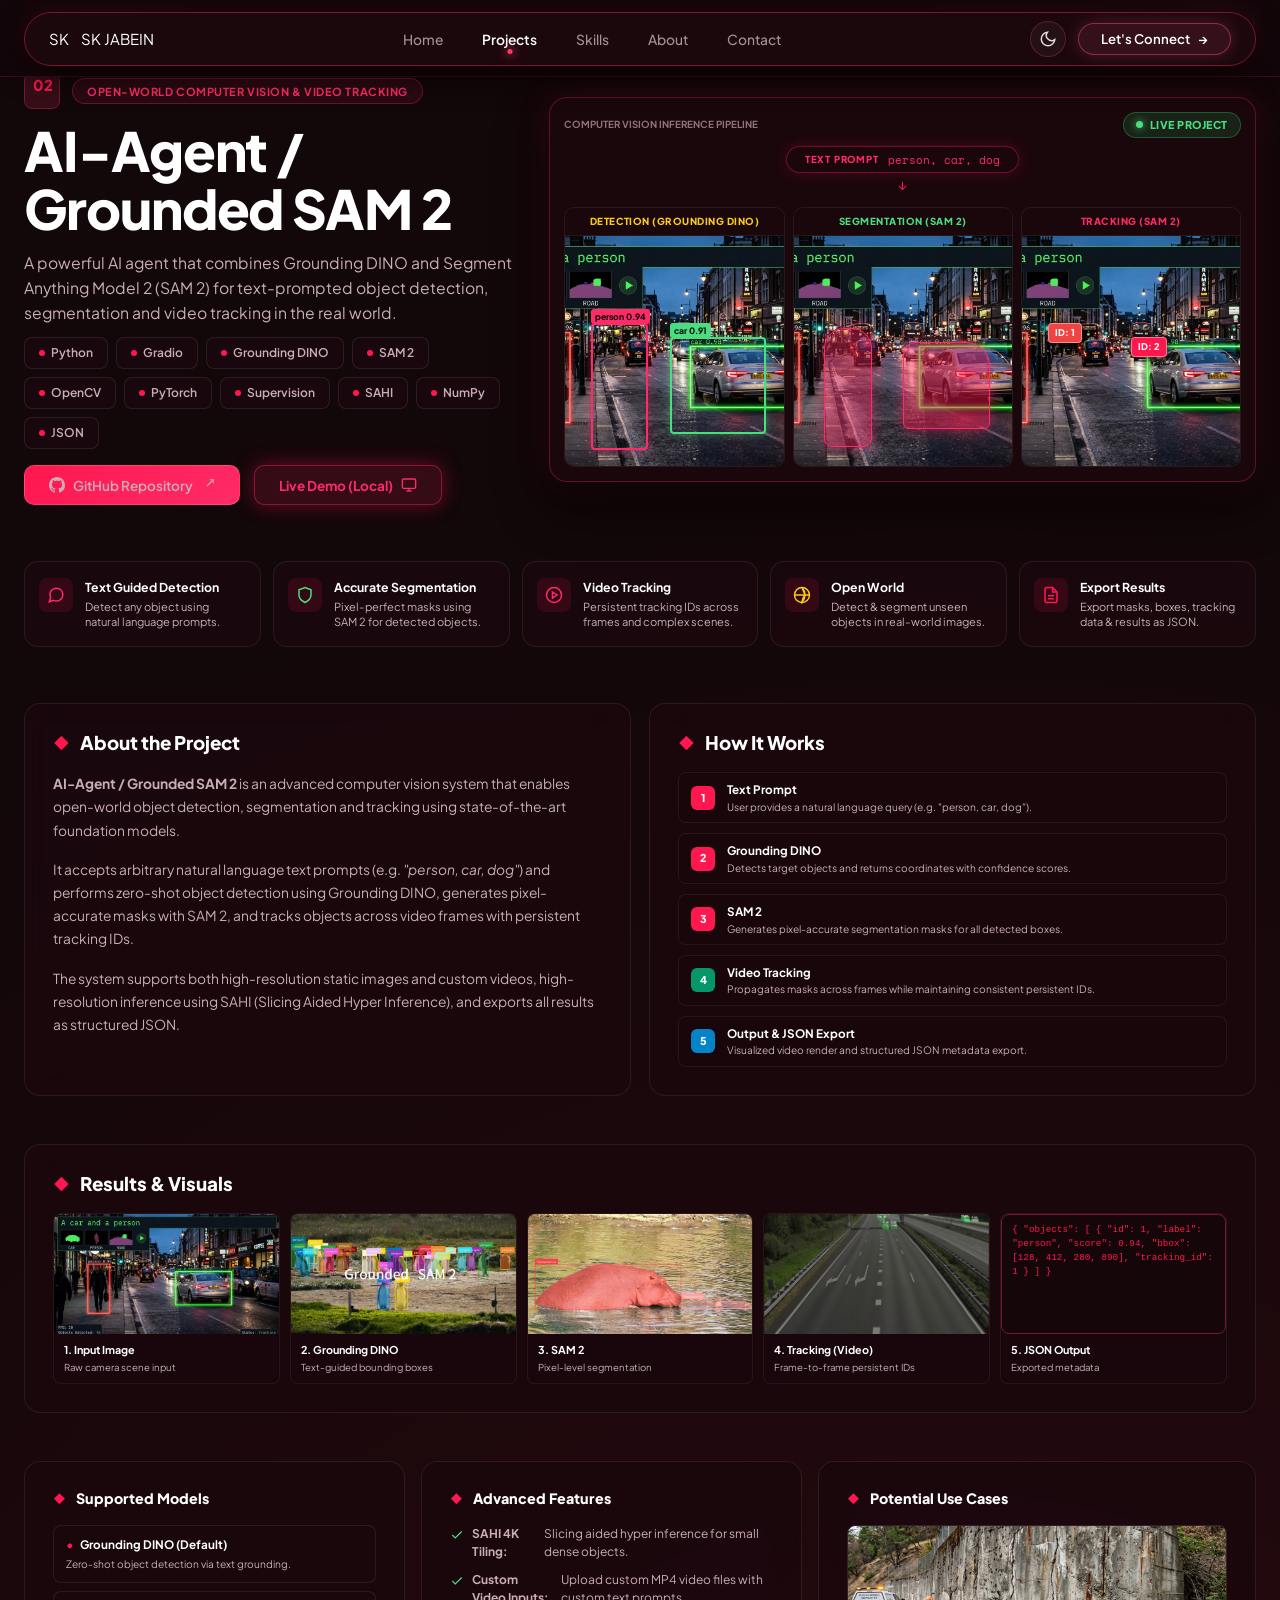
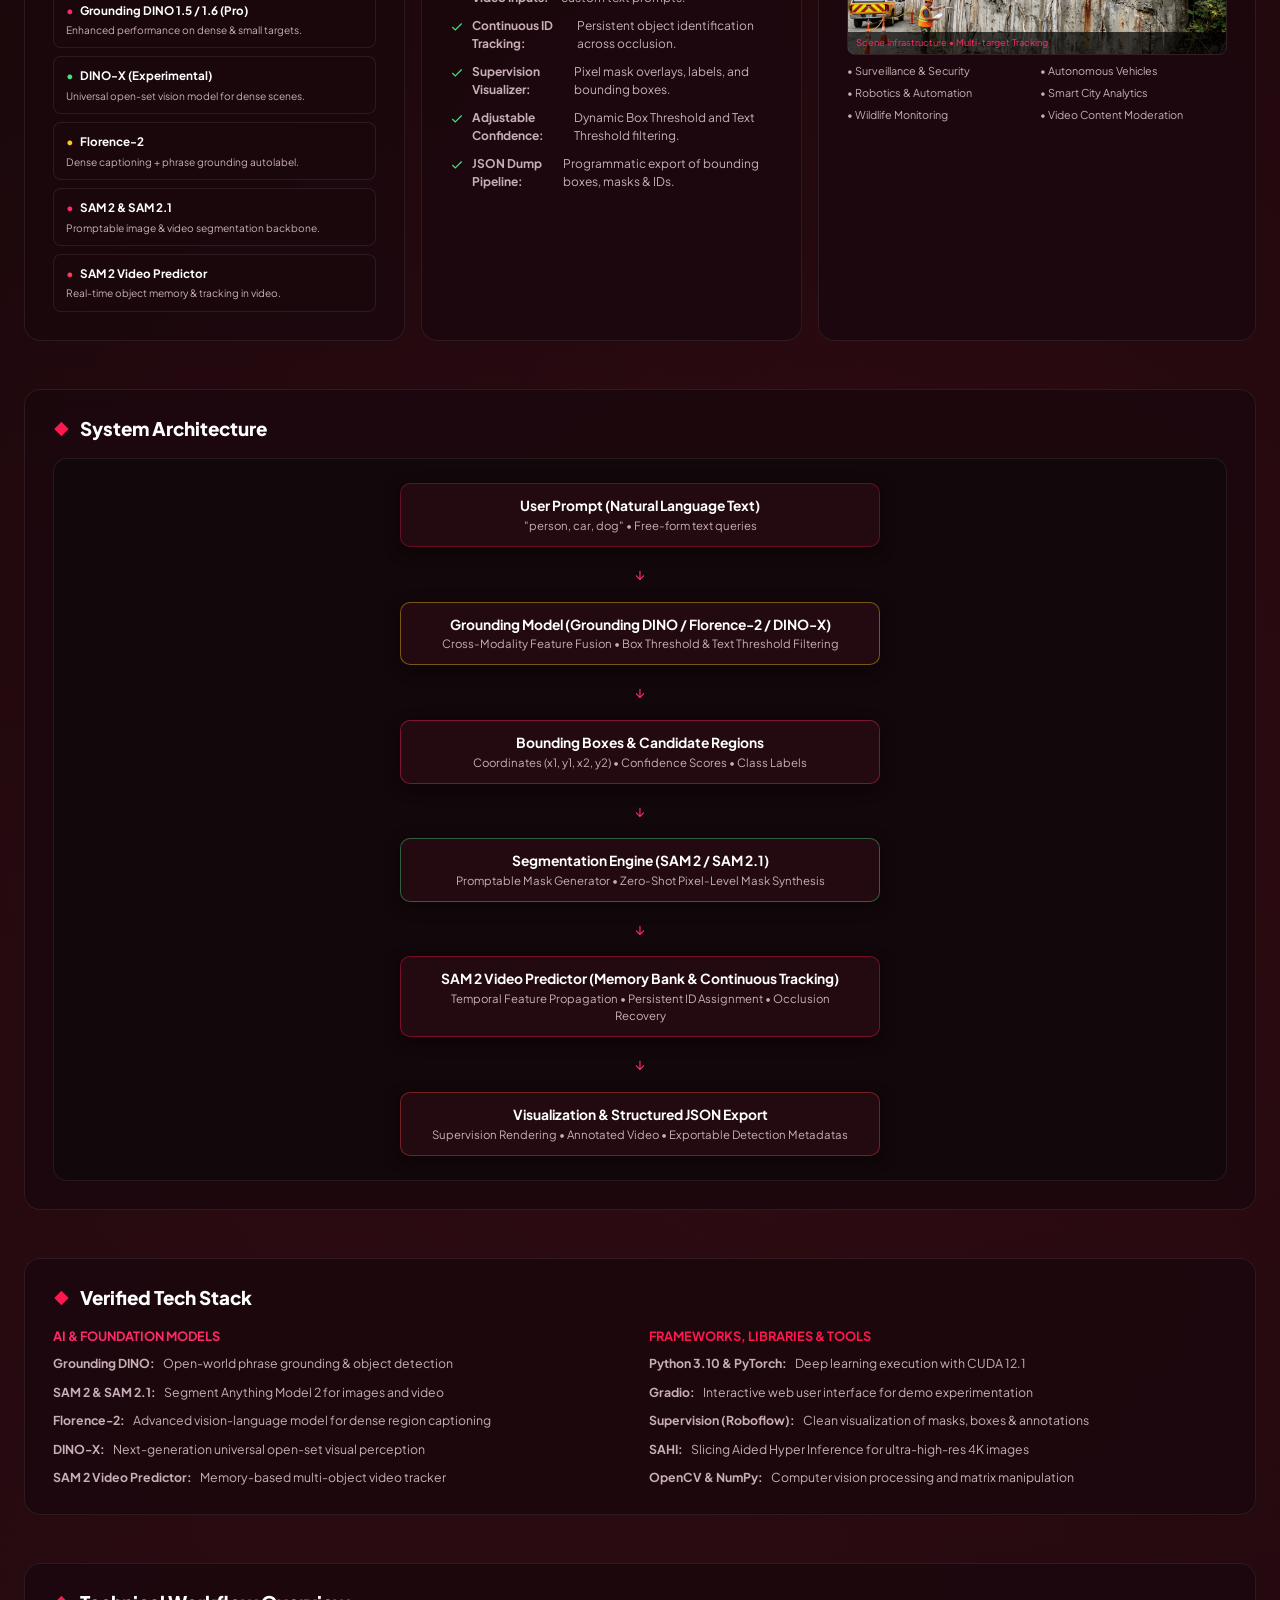
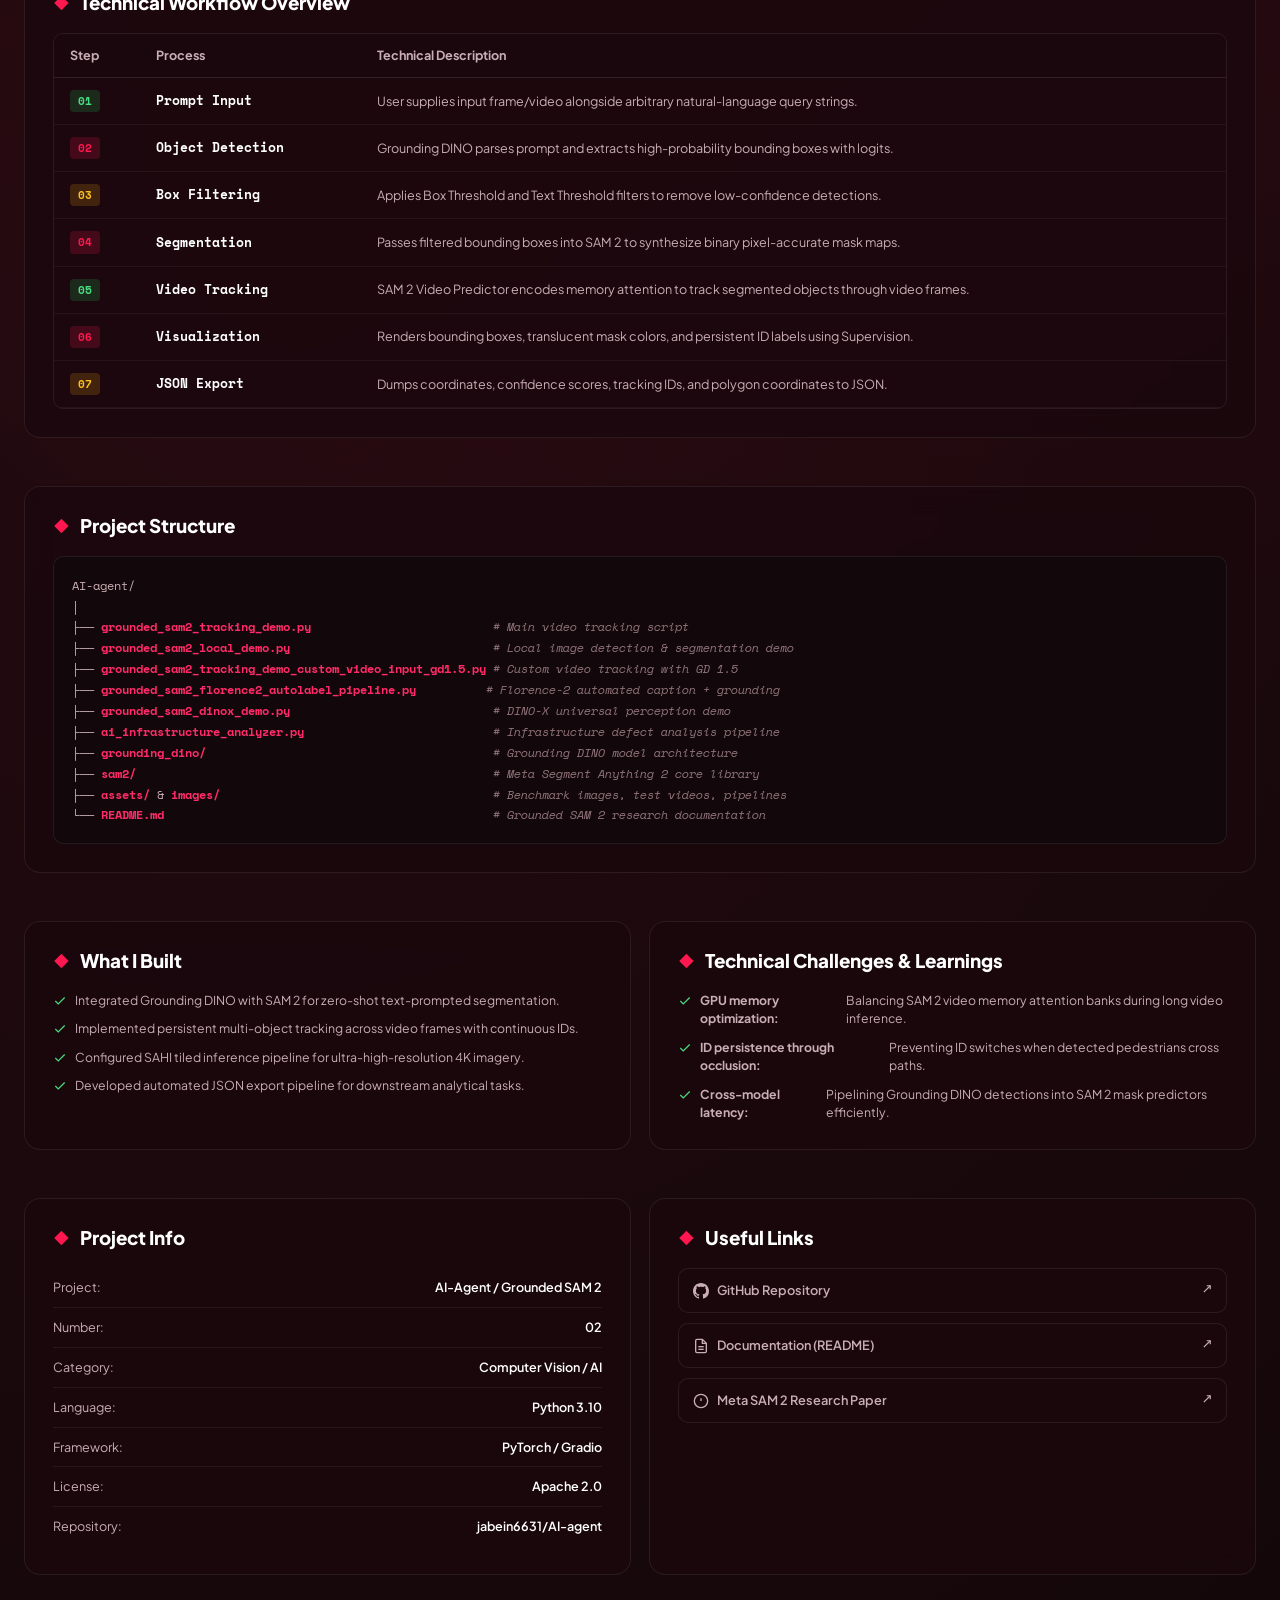
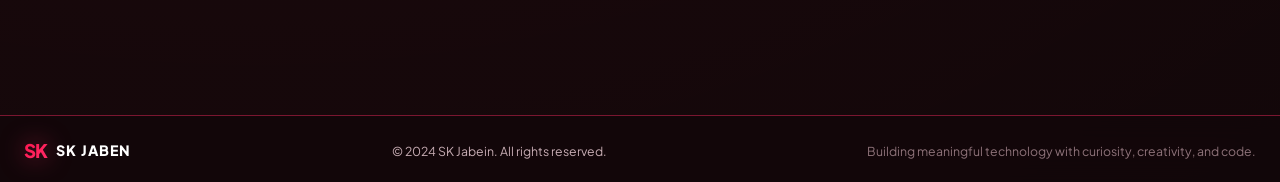
<file: project-grounded-sam2.html>
<!DOCTYPE html>
<html lang="en">
<head>
  <meta charset="UTF-8">
  <meta name="viewport" content="width=device-width, initial-scale=1.0">
  <meta name="description" content="AI-Agent / Grounded SAM 2 Case Study - Open-World Computer Vision & Video Tracking by SK Jabein.">
  <title>AI-Agent / Grounded SAM 2 &bull; Case Study | SK Jabein Portfolio</title>

  <!-- Google Fonts -->
  <link rel="preconnect" href="https://fonts.googleapis.com">
  <link rel="preconnect" href="https://fonts.gstatic.com" crossorigin>
  <link href="https://fonts.googleapis.com/css2?family=Plus+Jakarta+Sans:ital,wght@0,300;0,400;0,500;0,600;0,700;0,800;1,400;1,600&family=Space+Mono:ital,wght@0,400;0,700;1,400&family=Bebas+Neue&display=swap" rel="stylesheet">

  <!-- Stylesheet -->
  <link rel="stylesheet" href="style.css?v=20260912_burgundy_v10">
  <style>
    /* Standalone Case Study Page Overrides */
    body {
      min-height: 100vh;
      overflow-x: hidden;
    }
    .standalone-container {
      max-width: 1560px;
      margin: 0 auto;
      padding: 0 24px 80px 24px;
    }
  </style>
</head>
<body class="theme-dark">

  <!-- Ambient Glow Background -->
  <div class="ambient-glow glow-top-right"></div>
  <div class="ambient-glow glow-bottom-left"></div>

  <!-- Sticky Full-Width Top Navbar -->
  <header class="site-header" id="header">
    <div class="header-container">
      <a href="index.html#home" class="brand-logo" aria-label="SK Jabein Home">
        <span class="logo-mark">SK</span>
        <span class="logo-text">SK JABEIN</span>
      </a>

      <nav class="site-nav" aria-label="Primary Navigation">
        <a href="index.html#home" class="nav-btn">Home</a>
        <a href="index.html#projects" class="nav-btn active">Projects</a>
        <a href="index.html#skills" class="nav-btn">Skills</a>
        <a href="index.html#about" class="nav-btn">About</a>
        <a href="index.html#contact" class="nav-btn">Contact</a>
      </nav>

      <div class="header-actions">
        <button class="theme-toggle-btn" id="themeToggle" aria-label="Toggle Theme">
          <svg class="sun-icon" viewBox="0 0 24 24" width="18" height="18" fill="none" stroke="currentColor" stroke-width="2"><circle cx="12" cy="12" r="5"></circle><line x1="12" y1="1" x2="12" y2="3"></line><line x1="12" y1="21" x2="12" y2="23"></line><line x1="4.22" y1="4.22" x2="5.64" y2="5.64"></line><line x1="18.36" y1="18.36" x2="19.78" y2="19.78"></line><line x1="1" y1="12" x2="3" y2="12"></line><line x1="21" y1="12" x2="23" y2="12"></line><line x1="4.22" y1="19.78" x2="5.64" y2="18.36"></line><line x1="18.36" y1="5.64" x2="19.78" y2="4.22"></line></svg>
          <svg class="moon-icon" viewBox="0 0 24 24" width="18" height="18" fill="none" stroke="currentColor" stroke-width="2"><path d="M21 12.79A9 9 0 1 1 11.21 3 7 7 0 0 0 21 12.79z"></path></svg>
        </button>
        <a href="index.html#contact" class="btn btn-connect">
          <span>Let's Connect</span>
          <span class="arrow">&rarr;</span>
        </a>
      </div>
    </div>
  </header>

  <!-- Main Container -->
  <div class="standalone-container">
    <article class="case-study-wrapper">
      <!-- 1. Top Bar: Back Button & Breadcrumbs -->
      <div class="case-study-topbar">
        <a href="index.html#projects" class="cs-back-btn" style="text-decoration: none;">
          <svg viewBox="0 0 24 24" width="16" height="16" fill="none" stroke="currentColor" stroke-width="2"><line x1="19" y1="12" x2="5" y2="12"></line><polyline points="12 19 5 12 12 5"></polyline></svg>
          <span>Back to Projects</span>
        </a>
        <nav class="cs-breadcrumb" aria-label="Breadcrumb">
          <a href="index.html#home" class="cs-bread-link">Home</a>
          <span class="cs-bread-sep">&gt;</span>
          <a href="index.html#projects" class="cs-bread-link">Projects</a>
          <span class="cs-bread-sep">&gt;</span>
          <span class="cs-bread-curr">AI-Agent (Grounded SAM 2)</span>
        </nav>
      </div>

      <!-- 2. Two-Column Hero Section -->
      <div class="cs-hero-container">
        <div class="sam2-hero-grid">
          <!-- Left Column: Metadata, Title, Description, Badges & Actions -->
          <div class="cs-hero-header">
            <div class="cs-hero-meta-row">
              <span class="proj-index-badge" style="width:36px; height:36px; font-size:1rem; border-radius:8px;">02</span>
              <span class="cs-category-badge" style="color: #FF2B68; border-color: rgba(255,43,104,0.3); background: rgba(255,43,104,0.1);">OPEN-WORLD COMPUTER VISION &amp; VIDEO TRACKING</span>
            </div>
            <h1 class="cs-project-title">AI-Agent / Grounded SAM 2</h1>
            <p class="cs-project-tagline">
              A powerful AI agent that combines Grounding DINO and Segment Anything Model 2 (SAM 2) for text-prompted object detection, segmentation and video tracking in the real world.
            </p>
            <div class="cs-tech-badges-row">
              <span class="cs-tech-pill"><span class="tech-icon-dot"></span>Python</span>
              <span class="cs-tech-pill"><span class="tech-icon-dot"></span>Gradio</span>
              <span class="cs-tech-pill"><span class="tech-icon-dot"></span>Grounding DINO</span>
              <span class="cs-tech-pill"><span class="tech-icon-dot"></span>SAM 2</span>
              <span class="cs-tech-pill"><span class="tech-icon-dot"></span>OpenCV</span>
              <span class="cs-tech-pill"><span class="tech-icon-dot"></span>PyTorch</span>
              <span class="cs-tech-pill"><span class="tech-icon-dot"></span>Supervision</span>
              <span class="cs-tech-pill"><span class="tech-icon-dot"></span>SAHI</span>
              <span class="cs-tech-pill"><span class="tech-icon-dot"></span>NumPy</span>
              <span class="cs-tech-pill"><span class="tech-icon-dot"></span>JSON</span>
            </div>
            <div class="cs-hero-actions-row">
              <a href="https://github.com/jabein6631/AI-agent" target="_blank" rel="noopener noreferrer" class="btn cs-btn-gh" style="background: linear-gradient(135deg, #FF174F 0%, #FF2B68 100%);">
                <svg viewBox="0 0 24 24" width="16" height="16" fill="currentColor"><path d="M12 0C5.37 0 0 5.37 0 12c0 5.31 3.435 9.795 8.205 11.385.6.105.825-.255.825-.57 0-.285-.015-1.23-.015-2.235-3.015.555-3.795-.735-4.035-1.41-.135-.345-.72-1.41-1.23-1.695-.42-.225-1.02-.78-.015-.795.945-.015 1.62.87 1.845 1.23 1.08 1.815 2.805 1.305 3.495.99.105-.78.42-1.305.765-1.605-2.67-.3-5.46-1.335-5.46-5.925 0-1.305.465-2.385 1.23-3.225-.12-.3-.54-1.53.12-3.18 0 0 1.005-.315 3.3 1.23.96-.27 1.98-.405 3-.405s2.04.135 3 .405c2.295-1.56 3.3-1.23 3.3-1.23.66 1.65.24 2.88.12 3.18.765.84 1.23 1.905 1.23 3.225 0 4.605-2.805 5.625-5.475 5.925.435.375.81 1.095.81 2.22 0 1.605-.015 2.895-.015 3.3 0 .315.225.69.825.57A12.02 12.02 0 0024 12c0-6.63-5.37-12-12-12z"/></svg>
                <span>GitHub Repository</span>
                <svg viewBox="0 0 24 24" width="14" height="14" fill="none" stroke="currentColor" stroke-width="2"><polyline points="15 3 21 3 21 9"></polyline><line x1="10" y1="14" x2="21" y2="3"></line></svg>
              </a>
              <button class="btn cs-btn-demo" style="background: rgba(255, 43, 104, 0.15); border: 1px solid rgba(255, 43, 104, 0.4); color: #FF2B68;" onclick="alert('Local Execution: Run python grounded_sam2_tracking_demo.py in your PyTorch environment.')">
                <span>Live Demo (Local)</span>
                <svg viewBox="0 0 24 24" width="16" height="16" fill="none" stroke="currentColor" stroke-width="2"><rect x="2" y="3" width="20" height="14" rx="2" ry="2"></rect><line x1="8" y1="21" x2="16" y2="21"></line><line x1="12" y1="17" x2="12" y2="21"></line></svg>
              </button>
            </div>
          </div>

          <!-- Right Column: Computer Vision 3-Stage Synchronized Visual -->
          <div class="sam2-cv-visual-box">
            <div class="sam2-prompt-wrapper">
              <div style="display:flex; justify-content:space-between; width:100%; align-items:center; margin-bottom:8px;">
                <div style="font-size:0.65rem; color:#8F737A; font-weight:700;">COMPUTER VISION INFERENCE PIPELINE</div>
                <div class="cs-live-indicator">
                  <span class="live-pulse-dot"></span>
                  <span>LIVE PROJECT</span>
                </div>
              </div>
              <div class="sam2-prompt-badge">
                <span class="sam2-prompt-tag">TEXT PROMPT</span>
                <span class="sam2-prompt-text">person, car, dog</span>
              </div>
              <div class="sam2-prompt-arrow">&darr;</div>
            </div>

            <div class="sam2-trio-panels">
              <!-- Panel 1: Detection -->
              <div class="sam2-stage-panel">
                <div class="sam2-stage-header stage-header-detect">DETECTION (GROUNDING DINO)</div>
                <div class="sam2-stage-media">
                  <img src="assets/projects/grounded-sam2/hero_street.jpg" alt="Grounding DINO Object Detection">
                  <div class="cv-overlay-box bbox-person">
                    <span class="cv-tag-label">person 0.94</span>
                  </div>
                  <div class="cv-overlay-box bbox-car">
                    <span class="cv-tag-label">car 0.91</span>
                  </div>
                </div>
              </div>

              <!-- Panel 2: Segmentation -->
              <div class="sam2-stage-panel">
                <div class="sam2-stage-header stage-header-seg">SEGMENTATION (SAM 2)</div>
                <div class="sam2-stage-media">
                  <img src="assets/projects/grounded-sam2/hero_street.jpg" alt="SAM 2 Segmentation Masks">
                  <div class="seg-mask-person"></div>
                  <div class="seg-mask-car"></div>
                </div>
              </div>

              <!-- Panel 3: Video Tracking -->
              <div class="sam2-stage-panel">
                <div class="sam2-stage-header stage-header-track">TRACKING (SAM 2)</div>
                <div class="sam2-stage-media">
                  <img src="assets/projects/grounded-sam2/hero_street.jpg" alt="Persistent Video Tracking">
                  <div class="track-id-badge track-id-1">ID: 1</div>
                  <div class="track-id-badge track-id-2">ID: 2</div>
                </div>
              </div>
            </div>
          </div>
        </div>
      </div>

      <!-- 3. Horizontal Highlights Strip (5 Cards) -->
      <div class="sam2-highlights-strip" style="margin: 28px 0;">
        <div class="otp-highlight-card">
          <div class="otp-hl-icon" style="color: #FF2B68;">
            <svg viewBox="0 0 24 24" width="18" height="18" fill="none" stroke="currentColor" stroke-width="2"><path d="M21 11.5a8.38 8.38 0 0 1-.9 3.8 8.5 8.5 0 0 1-7.6 4.7 8.38 8.38 0 0 1-3.8-.9L3 21l1.9-5.7a8.38 8.38 0 0 1-.9-3.8 8.5 8.5 0 0 1 4.7-7.6 8.38 8.38 0 0 1 3.8-.9h.5a8.48 8.48 0 0 1 8 8v.5z"></path></svg>
          </div>
          <div class="otp-hl-content">
            <div class="otp-hl-title">Text Guided Detection</div>
            <div class="otp-hl-desc">Detect any object using natural language prompts.</div>
          </div>
        </div>

        <div class="otp-highlight-card">
          <div class="otp-hl-icon" style="color: #4ade80;">
            <svg viewBox="0 0 24 24" width="18" height="18" fill="none" stroke="currentColor" stroke-width="2"><path d="M12 22s8-4 8-10V5l-8-3-8 3v7c0 6 8 10 8 10z"></path></svg>
          </div>
          <div class="otp-hl-content">
            <div class="otp-hl-title">Accurate Segmentation</div>
            <div class="otp-hl-desc">Pixel-perfect masks using SAM 2 for detected objects.</div>
          </div>
        </div>

        <div class="otp-highlight-card">
          <div class="otp-hl-icon" style="color: #FF2B68;">
            <svg viewBox="0 0 24 24" width="18" height="18" fill="none" stroke="currentColor" stroke-width="2"><circle cx="12" cy="12" r="10"></circle><polygon points="10 8 16 12 10 16 10 8"></polygon></svg>
          </div>
          <div class="otp-hl-content">
            <div class="otp-hl-title">Video Tracking</div>
            <div class="otp-hl-desc">Persistent tracking IDs across frames and complex scenes.</div>
          </div>
        </div>

        <div class="otp-highlight-card">
          <div class="otp-hl-icon" style="color: #facc15;">
            <svg viewBox="0 0 24 24" width="18" height="18" fill="none" stroke="currentColor" stroke-width="2"><circle cx="12" cy="12" r="10"></circle><line x1="2" y1="12" x2="22" y2="12"></line><path d="M12 2a15.3 15.3 0 0 1 4 10 15.3 15.3 0 0 1-4 10 15.3 15.3 0 0 1 4-10z"></path></svg>
          </div>
          <div class="otp-hl-content">
            <div class="otp-hl-title">Open World</div>
            <div class="otp-hl-desc">Detect &amp; segment unseen objects in real-world images.</div>
          </div>
        </div>

        <div class="otp-highlight-card">
          <div class="otp-hl-icon" style="color: #FF174F;">
            <svg viewBox="0 0 24 24" width="18" height="18" fill="none" stroke="currentColor" stroke-width="2"><path d="M14 2H6a2 2 0 0 0-2 2v16a2 2 0 0 0 2 2h12a2 2 0 0 0 2-2V8z"></path><polyline points="14 2 14 8 20 8"></polyline><line x1="16" y1="13" x2="8" y2="13"></line><line x1="16" y1="17" x2="8" y2="17"></line></svg>
          </div>
          <div class="otp-hl-content">
            <div class="otp-hl-title">Export Results</div>
            <div class="otp-hl-desc">Export masks, boxes, tracking data &amp; results as JSON.</div>
          </div>
        </div>
      </div>

      <!-- 4. About the Project & How It Works -->
      <div class="cs-two-col" style="margin-bottom: 20px;">
        <!-- Left: About -->
        <section class="cs-card">
          <h2 class="cs-card-title">
            <span class="icon-cube">&#9670;</span> About the Project
          </h2>
          <p class="cs-prose">
            <strong>AI-Agent / Grounded SAM 2</strong> is an advanced computer vision system that enables open-world object detection, segmentation and tracking using state-of-the-art foundation models.
          </p>
          <p class="cs-prose">
            It accepts arbitrary natural language text prompts (e.g. <em>"person, car, dog"</em>) and performs zero-shot object detection using Grounding DINO, generates pixel-accurate masks with SAM 2, and tracks objects across video frames with persistent tracking IDs.
          </p>
          <p class="cs-prose">
            The system supports both high-resolution static images and custom videos, high-resolution inference using SAHI (Slicing Aided Hyper Inference), and exports all results as structured JSON.
          </p>
        </section>

        <!-- Right: How It Works (5-Stage Visual Workflow) -->
        <section class="cs-card">
          <h2 class="cs-card-title">
            <span class="icon-cube">&#9670;</span> How It Works
          </h2>
          <div style="display: flex; flex-direction: column; gap: 10px; margin-top: 10px;">
            <div style="display: flex; align-items: center; gap: 12px; background: rgba(27, 8, 13, 0.6); padding: 8px 12px; border-radius: 8px; border: 1px solid rgba(255,255,255,0.06);">
              <div style="width: 24px; height: 24px; border-radius: 6px; background: #FF174F; color: #fff; display: flex; align-items: center; justify-content: center; font-weight: 800; font-size: 0.72rem;">1</div>
              <div>
                <div style="font-size: 0.78rem; font-weight: 700; color: #fff;">Text Prompt</div>
                <div style="font-size: 0.68rem; color: #C9AEB5;">User provides a natural language query (e.g. "person, car, dog").</div>
              </div>
            </div>

            <div style="display: flex; align-items: center; gap: 12px; background: rgba(27, 8, 13, 0.6); padding: 8px 12px; border-radius: 8px; border: 1px solid rgba(255,255,255,0.06);">
              <div style="width: 24px; height: 24px; border-radius: 6px; background: #FF174F; color: #fff; display: flex; align-items: center; justify-content: center; font-weight: 800; font-size: 0.72rem;">2</div>
              <div>
                <div style="font-size: 0.78rem; font-weight: 700; color: #fff;">Grounding DINO</div>
                <div style="font-size: 0.68rem; color: #C9AEB5;">Detects target objects and returns coordinates with confidence scores.</div>
              </div>
            </div>

            <div style="display: flex; align-items: center; gap: 12px; background: rgba(27, 8, 13, 0.6); padding: 8px 12px; border-radius: 8px; border: 1px solid rgba(255,255,255,0.06);">
              <div style="width: 24px; height: 24px; border-radius: 6px; background: #FF174F; color: #fff; display: flex; align-items: center; justify-content: center; font-weight: 800; font-size: 0.72rem;">3</div>
              <div>
                <div style="font-size: 0.78rem; font-weight: 700; color: #fff;">SAM 2</div>
                <div style="font-size: 0.68rem; color: #C9AEB5;">Generates pixel-accurate segmentation masks for all detected boxes.</div>
              </div>
            </div>

            <div style="display: flex; align-items: center; gap: 12px; background: rgba(27, 8, 13, 0.6); padding: 8px 12px; border-radius: 8px; border: 1px solid rgba(255,255,255,0.06);">
              <div style="width: 24px; height: 24px; border-radius: 6px; background: #059669; color: #fff; display: flex; align-items: center; justify-content: center; font-weight: 800; font-size: 0.72rem;">4</div>
              <div>
                <div style="font-size: 0.78rem; font-weight: 700; color: #fff;">Video Tracking</div>
                <div style="font-size: 0.68rem; color: #C9AEB5;">Propagates masks across frames while maintaining consistent persistent IDs.</div>
              </div>
            </div>

            <div style="display: flex; align-items: center; gap: 12px; background: rgba(27, 8, 13, 0.6); padding: 8px 12px; border-radius: 8px; border: 1px solid rgba(255,255,255,0.06);">
              <div style="width: 24px; height: 24px; border-radius: 6px; background: #0284c7; color: #fff; display: flex; align-items: center; justify-content: center; font-weight: 800; font-size: 0.72rem;">5</div>
              <div>
                <div style="font-size: 0.78rem; font-weight: 700; color: #fff;">Output &amp; JSON Export</div>
                <div style="font-size: 0.68rem; color: #C9AEB5;">Visualized video render and structured JSON metadata export.</div>
              </div>
            </div>
          </div>
        </section>
      </div>

      <!-- 5. Results & Visuals Gallery -->
      <section class="cs-card" style="margin-bottom: 20px;">
        <h2 class="cs-card-title">
          <span class="icon-cube">&#9670;</span> Results &amp; Visuals
        </h2>
        <div class="sam2-gallery-strip">
          <!-- 1. Input Image -->
          <div class="sam2-gallery-card">
            <img src="assets/projects/grounded-sam2/hero_street.jpg" alt="Input Image" class="sam2-gallery-thumb">
            <div class="sam2-gallery-caption">
              <div class="sam2-gallery-title">1. Input Image</div>
              <div class="sam2-gallery-sub">Raw camera scene input</div>
            </div>
          </div>

          <!-- 2. Grounding DINO -->
          <div class="sam2-gallery-card">
            <img src="assets/projects/grounded-sam2/grounded_sam_2_intro.jpg" alt="Grounding DINO Bounding Boxes" class="sam2-gallery-thumb">
            <div class="sam2-gallery-caption">
              <div class="sam2-gallery-title">2. Grounding DINO</div>
              <div class="sam2-gallery-sub">Text-guided bounding boxes</div>
            </div>
          </div>

          <!-- 3. SAM 2 Segmentation -->
          <div class="sam2-gallery-card">
            <img src="assets/projects/grounded-sam2/hippopotamus_seg.jpg" alt="SAM 2 Segmentation Masks" class="sam2-gallery-thumb">
            <div class="sam2-gallery-caption">
              <div class="sam2-gallery-title">3. SAM 2</div>
              <div class="sam2-gallery-sub">Pixel-level segmentation</div>
            </div>
          </div>

          <!-- 4. Tracking Frame -->
          <div class="sam2-gallery-card">
            <img src="assets/projects/grounded-sam2/tracking_car_mask_1.jpg" alt="Tracking Video Frame" class="sam2-gallery-thumb">
            <div class="sam2-gallery-caption">
              <div class="sam2-gallery-title">4. Tracking (Video)</div>
              <div class="sam2-gallery-sub">Frame-to-frame persistent IDs</div>
            </div>
          </div>

          <!-- 5. JSON Output Preview -->
          <div class="sam2-gallery-card">
            <div class="sam2-json-card">
{
  "objects": [
    {
      "id": 1,
      "label": "person",
      "score": 0.94,
      "bbox": [128, 412, 280, 890],
      "tracking_id": 1
    }
  ]
}
            </div>
            <div class="sam2-gallery-caption">
              <div class="sam2-gallery-title">5. JSON Output</div>
              <div class="sam2-gallery-sub">Exported metadata</div>
            </div>
          </div>
        </div>
      </section>

      <!-- 6. 3-Column Section: Supported Models, Advanced Features, Use Cases -->
      <div style="display: grid; grid-template-columns: 1fr 1fr 1.15fr; gap: 16px; margin-bottom: 20px;">
        <!-- Column 1: Supported Models -->
        <section class="cs-card">
          <h2 class="cs-card-title" style="font-size: 0.95rem;">
            <span class="icon-cube">&#9670;</span> Supported Models
          </h2>
          <div style="display: flex; flex-direction: column; gap: 8px; margin-top: 10px;">
            <div class="sam2-model-card">
              <div class="sam2-model-name"><span style="color:#FF174F;">&bull;</span> Grounding DINO (Default)</div>
              <div class="sam2-model-desc">Zero-shot object detection via text grounding.</div>
            </div>
            <div class="sam2-model-card">
              <div class="sam2-model-name"><span style="color:#FF2B68;">&bull;</span> Grounding DINO 1.5 / 1.6 (Pro)</div>
              <div class="sam2-model-desc">Enhanced performance on dense &amp; small targets.</div>
            </div>
            <div class="sam2-model-card">
              <div class="sam2-model-name"><span style="color:#4ade80;">&bull;</span> DINO-X (Experimental)</div>
              <div class="sam2-model-desc">Universal open-set vision model for dense scenes.</div>
            </div>
            <div class="sam2-model-card">
              <div class="sam2-model-name"><span style="color:#facc15;">&bull;</span> Florence-2</div>
              <div class="sam2-model-desc">Dense captioning + phrase grounding autolabel.</div>
            </div>
            <div class="sam2-model-card">
              <div class="sam2-model-name"><span style="color:#FF2B68;">&bull;</span> SAM 2 &amp; SAM 2.1</div>
              <div class="sam2-model-desc">Promptable image &amp; video segmentation backbone.</div>
            </div>
            <div class="sam2-model-card">
              <div class="sam2-model-name"><span style="color:#f43f5e;">&bull;</span> SAM 2 Video Predictor</div>
              <div class="sam2-model-desc">Real-time object memory &amp; tracking in video.</div>
            </div>
          </div>
        </section>

        <!-- Column 2: Advanced Features -->
        <section class="cs-card">
          <h2 class="cs-card-title" style="font-size: 0.95rem;">
            <span class="icon-cube">&#9670;</span> Advanced Features
          </h2>
          <ul class="cs-list" style="font-size: 0.8rem; margin-top: 10px;">
            <li><svg viewBox="0 0 24 24" width="14" height="14" fill="none" stroke="currentColor" stroke-width="2"><polyline points="20 6 9 17 4 12"></polyline></svg><strong>SAHI 4K Tiling:</strong> Slicing aided hyper inference for small dense objects.</li>
            <li><svg viewBox="0 0 24 24" width="14" height="14" fill="none" stroke="currentColor" stroke-width="2"><polyline points="20 6 9 17 4 12"></polyline></svg><strong>Custom Video Inputs:</strong> Upload custom MP4 video files with custom text prompts.</li>
            <li><svg viewBox="0 0 24 24" width="14" height="14" fill="none" stroke="currentColor" stroke-width="2"><polyline points="20 6 9 17 4 12"></polyline></svg><strong>Continuous ID Tracking:</strong> Persistent object identification across occlusion.</li>
            <li><svg viewBox="0 0 24 24" width="14" height="14" fill="none" stroke="currentColor" stroke-width="2"><polyline points="20 6 9 17 4 12"></polyline></svg><strong>Supervision Visualizer:</strong> Pixel mask overlays, labels, and bounding boxes.</li>
            <li><svg viewBox="0 0 24 24" width="14" height="14" fill="none" stroke="currentColor" stroke-width="2"><polyline points="20 6 9 17 4 12"></polyline></svg><strong>Adjustable Confidence:</strong> Dynamic Box Threshold and Text Threshold filtering.</li>
            <li><svg viewBox="0 0 24 24" width="14" height="14" fill="none" stroke="currentColor" stroke-width="2"><polyline points="20 6 9 17 4 12"></polyline></svg><strong>JSON Dump Pipeline:</strong> Programmatic export of bounding boxes, masks &amp; IDs.</li>
          </ul>
        </section>

        <!-- Column 3: Potential Use Cases + Preview -->
        <section class="cs-card">
          <h2 class="cs-card-title" style="font-size: 0.95rem;">
            <span class="icon-cube">&#9670;</span> Potential Use Cases
          </h2>
          <div style="display: flex; flex-direction: column; gap: 8px; margin-top: 10px;">
            <div style="position: relative; border-radius: 8px; overflow: hidden; height: 130px; border: 1px solid rgba(255,255,255,0.1);">
              <img src="assets/projects/grounded-sam2/public_infrastructure.jpg" alt="Infrastructure AI Monitoring" style="width: 100%; height: 100%; object-fit: cover;">
              <div style="position: absolute; bottom: 0; left: 0; right: 0; background: rgba(0,0,0,0.7); padding: 4px 8px; font-size: 0.62rem; color: #FF2B68;">
                Scene Infrastructure &bull; Multi-target Tracking
              </div>
            </div>
            <div style="display: grid; grid-template-columns: 1fr 1fr; gap: 6px; font-size: 0.72rem; color: #C9AEB5;">
              <div>&bull; Surveillance &amp; Security</div>
              <div>&bull; Autonomous Vehicles</div>
              <div>&bull; Robotics &amp; Automation</div>
              <div>&bull; Smart City Analytics</div>
              <div>&bull; Wildlife Monitoring</div>
              <div>&bull; Video Content Moderation</div>
            </div>
          </div>
        </section>
      </div>

      <!-- 7. System Architecture -->
      <section class="cs-card" style="margin-bottom: 20px;">
        <h2 class="cs-card-title">
          <span class="icon-cube">&#9670;</span> System Architecture
        </h2>
        <div class="arch-flow-diagram">
          <div class="arch-node-box">
            <div class="arch-node-title">User Prompt (Natural Language Text)</div>
            <div class="arch-node-sub">"person, car, dog" &bull; Free-form text queries</div>
          </div>
          <div class="arch-arrow">&darr;</div>
          <div class="arch-node-box" style="border-color: rgba(250, 204, 21, 0.4);">
            <div class="arch-node-title">Grounding Model (Grounding DINO / Florence-2 / DINO-X)</div>
            <div class="arch-node-sub">Cross-Modality Feature Fusion &bull; Box Threshold &amp; Text Threshold Filtering</div>
          </div>
          <div class="arch-arrow">&darr;</div>
          <div class="arch-node-box" style="border-color: rgba(255, 43, 104, 0.4);">
            <div class="arch-node-title">Bounding Boxes &amp; Candidate Regions</div>
            <div class="arch-node-sub">Coordinates (x1, y1, x2, y2) &bull; Confidence Scores &bull; Class Labels</div>
          </div>
          <div class="arch-arrow">&darr;</div>
          <div class="arch-node-box" style="border-color: rgba(74, 222, 128, 0.4);">
            <div class="arch-node-title">Segmentation Engine (SAM 2 / SAM 2.1)</div>
            <div class="arch-node-sub">Promptable Mask Generator &bull; Zero-Shot Pixel-Level Mask Synthesis</div>
          </div>
          <div class="arch-arrow">&darr;</div>
          <div class="arch-node-box" style="border-color: rgba(255, 23, 79, 0.4);">
            <div class="arch-node-title">SAM 2 Video Predictor (Memory Bank &amp; Continuous Tracking)</div>
            <div class="arch-node-sub">Temporal Feature Propagation &bull; Persistent ID Assignment &bull; Occlusion Recovery</div>
          </div>
          <div class="arch-arrow">&darr;</div>
          <div class="arch-node-box" style="border-color: rgba(239, 68, 68, 0.4);">
            <div class="arch-node-title">Visualization &amp; Structured JSON Export</div>
            <div class="arch-node-sub">Supervision Rendering &bull; Annotated Video &bull; Exportable Detection Metadatas</div>
          </div>
        </div>
      </section>

      <!-- 8. Tech Stack Matrix -->
      <section class="cs-card" style="margin-bottom: 20px;">
        <h2 class="cs-card-title">
          <span class="icon-cube">&#9670;</span> Verified Tech Stack
        </h2>
        <div class="cs-two-col">
          <div>
            <h3 style="font-size: 0.85rem; font-weight: 700; color: #FF2B68; margin-bottom: 8px;">AI &amp; FOUNDATION MODELS</h3>
            <ul class="cs-list" style="font-size: 0.82rem;">
              <li><strong>Grounding DINO:</strong> Open-world phrase grounding &amp; object detection</li>
              <li><strong>SAM 2 &amp; SAM 2.1:</strong> Segment Anything Model 2 for images and video</li>
              <li><strong>Florence-2:</strong> Advanced vision-language model for dense region captioning</li>
              <li><strong>DINO-X:</strong> Next-generation universal open-set visual perception</li>
              <li><strong>SAM 2 Video Predictor:</strong> Memory-based multi-object video tracker</li>
            </ul>
          </div>
          <div>
            <h3 style="font-size: 0.85rem; font-weight: 700; color: #FF174F; margin-bottom: 8px;">FRAMEWORKS, LIBRARIES &amp; TOOLS</h3>
            <ul class="cs-list" style="font-size: 0.82rem;">
              <li><strong>Python 3.10 &amp; PyTorch:</strong> Deep learning execution with CUDA 12.1</li>
              <li><strong>Gradio:</strong> Interactive web user interface for demo experimentation</li>
              <li><strong>Supervision (Roboflow):</strong> Clean visualization of masks, boxes &amp; annotations</li>
              <li><strong>SAHI:</strong> Slicing Aided Hyper Inference for ultra-high-res 4K images</li>
              <li><strong>OpenCV &amp; NumPy:</strong> Computer vision processing and matrix manipulation</li>
            </ul>
          </div>
        </div>
      </section>

      <!-- 9. API / Workflow Overview Table -->
      <section class="cs-card" style="margin-bottom: 20px;">
        <h2 class="cs-card-title">
          <span class="icon-cube">&#9670;</span> Technical Workflow Overview
        </h2>
        <div class="cs-api-table-wrapper" style="margin-top: 14px;">
          <table class="cs-api-table">
            <thead>
              <tr>
                <th>Step</th>
                <th>Process</th>
                <th>Technical Description</th>
              </tr>
            </thead>
            <tbody>
              <tr>
                <td><span class="method-badge method-get">01</span></td>
                <td><span class="endpoint-code">Prompt Input</span></td>
                <td>User supplies input frame/video alongside arbitrary natural-language query strings.</td>
              </tr>
              <tr>
                <td><span class="method-badge method-post">02</span></td>
                <td><span class="endpoint-code">Object Detection</span></td>
                <td>Grounding DINO parses prompt and extracts high-probability bounding boxes with logits.</td>
              </tr>
              <tr>
                <td><span class="method-badge method-patch">03</span></td>
                <td><span class="endpoint-code">Box Filtering</span></td>
                <td>Applies Box Threshold and Text Threshold filters to remove low-confidence detections.</td>
              </tr>
              <tr>
                <td><span class="method-badge method-post">04</span></td>
                <td><span class="endpoint-code">Segmentation</span></td>
                <td>Passes filtered bounding boxes into SAM 2 to synthesize binary pixel-accurate mask maps.</td>
              </tr>
              <tr>
                <td><span class="method-badge method-get">05</span></td>
                <td><span class="endpoint-code">Video Tracking</span></td>
                <td>SAM 2 Video Predictor encodes memory attention to track segmented objects through video frames.</td>
              </tr>
              <tr>
                <td><span class="method-badge method-post">06</span></td>
                <td><span class="endpoint-code">Visualization</span></td>
                <td>Renders bounding boxes, translucent mask colors, and persistent ID labels using Supervision.</td>
              </tr>
              <tr>
                <td><span class="method-badge method-patch">07</span></td>
                <td><span class="endpoint-code">JSON Export</span></td>
                <td>Dumps coordinates, confidence scores, tracking IDs, and polygon coordinates to JSON.</td>
              </tr>
            </tbody>
          </table>
        </div>
      </section>

      <!-- 10. Project Structure -->
      <section class="cs-card" style="margin-bottom: 20px;">
        <h2 class="cs-card-title">
          <span class="icon-cube">&#9670;</span> Project Structure
        </h2>
        <pre class="cs-tree-block">AI-agent/
│
├── <span class="cs-tree-file">grounded_sam2_tracking_demo.py</span>                          <span class="cs-tree-comment"># Main video tracking script</span>
├── <span class="cs-tree-file">grounded_sam2_local_demo.py</span>                             <span class="cs-tree-comment"># Local image detection &amp; segmentation demo</span>
├── <span class="cs-tree-file">grounded_sam2_tracking_demo_custom_video_input_gd1.5.py</span> <span class="cs-tree-comment"># Custom video tracking with GD 1.5</span>
├── <span class="cs-tree-file">grounded_sam2_florence2_autolabel_pipeline.py</span>          <span class="cs-tree-comment"># Florence-2 automated caption + grounding</span>
├── <span class="cs-tree-file">grounded_sam2_dinox_demo.py</span>                             <span class="cs-tree-comment"># DINO-X universal perception demo</span>
├── <span class="cs-tree-file">ai_infrastructure_analyzer.py</span>                           <span class="cs-tree-comment"># Infrastructure defect analysis pipeline</span>
├── <span class="cs-tree-file">grounding_dino/</span>                                         <span class="cs-tree-comment"># Grounding DINO model architecture</span>
├── <span class="cs-tree-file">sam2/</span>                                                   <span class="cs-tree-comment"># Meta Segment Anything 2 core library</span>
├── <span class="cs-tree-file">assets/</span> &amp; <span class="cs-tree-file">images/</span>                                       <span class="cs-tree-comment"># Benchmark images, test videos, pipelines</span>
└── <span class="cs-tree-file">README.md</span>                                               <span class="cs-tree-comment"># Grounded SAM 2 research documentation</span></pre>
      </section>

      <!-- 11. What I Built, Challenges & Learnings -->
      <div class="cs-two-col" style="margin-bottom: 20px;">
        <section class="cs-card">
          <h2 class="cs-card-title">
            <span class="icon-cube">&#9670;</span> What I Built
          </h2>
          <ul class="cs-list" style="font-size: 0.82rem;">
            <li><svg viewBox="0 0 24 24" width="14" height="14" fill="none" stroke="currentColor" stroke-width="2"><polyline points="20 6 9 17 4 12"></polyline></svg>Integrated Grounding DINO with SAM 2 for zero-shot text-prompted segmentation.</li>
            <li><svg viewBox="0 0 24 24" width="14" height="14" fill="none" stroke="currentColor" stroke-width="2"><polyline points="20 6 9 17 4 12"></polyline></svg>Implemented persistent multi-object tracking across video frames with continuous IDs.</li>
            <li><svg viewBox="0 0 24 24" width="14" height="14" fill="none" stroke="currentColor" stroke-width="2"><polyline points="20 6 9 17 4 12"></polyline></svg>Configured SAHI tiled inference pipeline for ultra-high-resolution 4K imagery.</li>
            <li><svg viewBox="0 0 24 24" width="14" height="14" fill="none" stroke="currentColor" stroke-width="2"><polyline points="20 6 9 17 4 12"></polyline></svg>Developed automated JSON export pipeline for downstream analytical tasks.</li>
          </ul>
        </section>

        <section class="cs-card">
          <h2 class="cs-card-title">
            <span class="icon-cube">&#9670;</span> Technical Challenges &amp; Learnings
          </h2>
          <ul class="cs-list" style="font-size: 0.82rem;">
            <li><svg viewBox="0 0 24 24" width="14" height="14" fill="none" stroke="currentColor" stroke-width="2"><polyline points="20 6 9 17 4 12"></polyline></svg><strong>GPU memory optimization:</strong> Balancing SAM 2 video memory attention banks during long video inference.</li>
            <li><svg viewBox="0 0 24 24" width="14" height="14" fill="none" stroke="currentColor" stroke-width="2"><polyline points="20 6 9 17 4 12"></polyline></svg><strong>ID persistence through occlusion:</strong> Preventing ID switches when detected pedestrians cross paths.</li>
            <li><svg viewBox="0 0 24 24" width="14" height="14" fill="none" stroke="currentColor" stroke-width="2"><polyline points="20 6 9 17 4 12"></polyline></svg><strong>Cross-model latency:</strong> Pipelining Grounding DINO detections into SAM 2 mask predictors efficiently.</li>
          </ul>
        </section>
      </div>

      <!-- 12. Project Metadata & Useful Links -->
      <div class="cs-two-col" style="margin-bottom: 20px;">
        <div class="cs-card">
          <h3 class="cs-card-title">
            <span class="icon-cube">&#9670;</span> Project Info
          </h3>
          <div class="cs-info-row"><span class="cs-info-label">Project:</span><span class="cs-info-val">AI-Agent / Grounded SAM 2</span></div>
          <div class="cs-info-row"><span class="cs-info-label">Number:</span><span class="cs-info-val">02</span></div>
          <div class="cs-info-row"><span class="cs-info-label">Category:</span><span class="cs-info-val">Computer Vision / AI</span></div>
          <div class="cs-info-row"><span class="cs-info-label">Language:</span><span class="cs-info-val">Python 3.10</span></div>
          <div class="cs-info-row"><span class="cs-info-label">Framework:</span><span class="cs-info-val">PyTorch / Gradio</span></div>
          <div class="cs-info-row"><span class="cs-info-label">License:</span><span class="cs-info-val">Apache 2.0</span></div>
          <div class="cs-info-row"><span class="cs-info-label">Repository:</span><span class="cs-info-val">jabein6631/AI-agent</span></div>
        </div>

        <div class="cs-card">
          <h3 class="cs-card-title">
            <span class="icon-cube">&#9670;</span> Useful Links
          </h3>
          <div style="display: flex; flex-direction: column; gap: 10px;">
            <a href="https://github.com/jabein6631/AI-agent" target="_blank" rel="noopener noreferrer" class="cs-link-item">
              <span style="display: flex; align-items: center; gap: 8px;">
                <svg viewBox="0 0 24 24" width="16" height="16" fill="currentColor"><path d="M12 0C5.37 0 0 5.37 0 12c0 5.31 3.435 9.795 8.205 11.385.6.105.825-.255.825-.57 0-.285-.015-1.23-.015-2.235-3.015.555-3.795-.735-4.035-1.41-.135-.345-.72-1.41-1.23-1.695-.42-.225-1.02-.78-.015-.795.945-.015 1.62.87 1.845 1.23 1.08 1.815 2.805 1.305 3.495.99.105-.78.42-1.305.765-1.605-2.67-.3-5.46-1.335-5.46-5.925 0-1.305.465-2.385 1.23-3.225-.12-.3-.54-1.53.12-3.18 0 0 1.005-.315 3.3 1.23.96-.27 1.98-.405 3-.405s2.04.135 3 .405c2.295-1.56 3.3-1.23 3.3-1.23.66 1.65.24 2.88.12 3.18.765.84 1.23 1.905 1.23 3.225 0 4.605-2.805 5.625-5.475 5.925.435.375.81 1.095.81 2.22 0 1.605-.015 2.895-.015 3.3 0 .315.225.69.825.57A12.02 12.02 0 0024 12c0-6.63-5.37-12-12-12z"/></svg>
                GitHub Repository
              </span>
              <svg viewBox="0 0 24 24" width="14" height="14" fill="none" stroke="currentColor" stroke-width="2"><polyline points="15 3 21 3 21 9"></polyline><line x1="10" y1="14" x2="21" y2="3"></line></svg>
            </a>
            <a href="https://github.com/jabein6631/AI-agent#readme" target="_blank" rel="noopener noreferrer" class="cs-link-item">
              <span style="display: flex; align-items: center; gap: 8px;">
                <svg viewBox="0 0 24 24" width="16" height="16" fill="none" stroke="currentColor" stroke-width="2"><path d="M14 2H6a2 2 0 0 0-2 2v16a2 2 0 0 0 2 2h12a2 2 0 0 0 2-2V8z"></path><polyline points="14 2 14 8 20 8"></polyline><line x1="16" y1="13" x2="8" y2="13"></line><line x1="16" y1="17" x2="8" y2="17"></line></svg>
                Documentation (README)
              </span>
              <svg viewBox="0 0 24 24" width="14" height="14" fill="none" stroke="currentColor" stroke-width="2"><polyline points="15 3 21 3 21 9"></polyline><line x1="10" y1="14" x2="21" y2="3"></line></svg>
            </a>
            <a href="https://arxiv.org/abs/2408.00714" target="_blank" rel="noopener noreferrer" class="cs-link-item">
              <span style="display: flex; align-items: center; gap: 8px;">
                <svg viewBox="0 0 24 24" width="16" height="16" fill="none" stroke="currentColor" stroke-width="2"><circle cx="12" cy="12" r="10"></circle><line x1="12" y1="8" x2="12" y2="12"></line><line x1="12" y1="16" x2="12.01" y2="16"></line></svg>
                Meta SAM 2 Research Paper
              </span>
              <svg viewBox="0 0 24 24" width="14" height="14" fill="none" stroke="currentColor" stroke-width="2"><polyline points="15 3 21 3 21 9"></polyline><line x1="10" y1="14" x2="21" y2="3"></line></svg>
            </a>
          </div>
        </div>
      </div>
    </article>
  </div>

  <!-- Global Shared Footer -->
  <footer class="site-footer">
    <div class="footer-container">
      <div class="footer-brand">
        <span class="logo-monogram mini">SK</span>
        <span class="logo-title mini">SK JABEN</span>
      </div>
      <p class="copyright-text">
        &copy; 2024 SK Jabein. All rights reserved.
      </p>
      <p class="footer-tagline">
        Building meaningful technology with curiosity, creativity, and code.
      </p>
    </div>
  </footer>
</body>
</html>
</file>
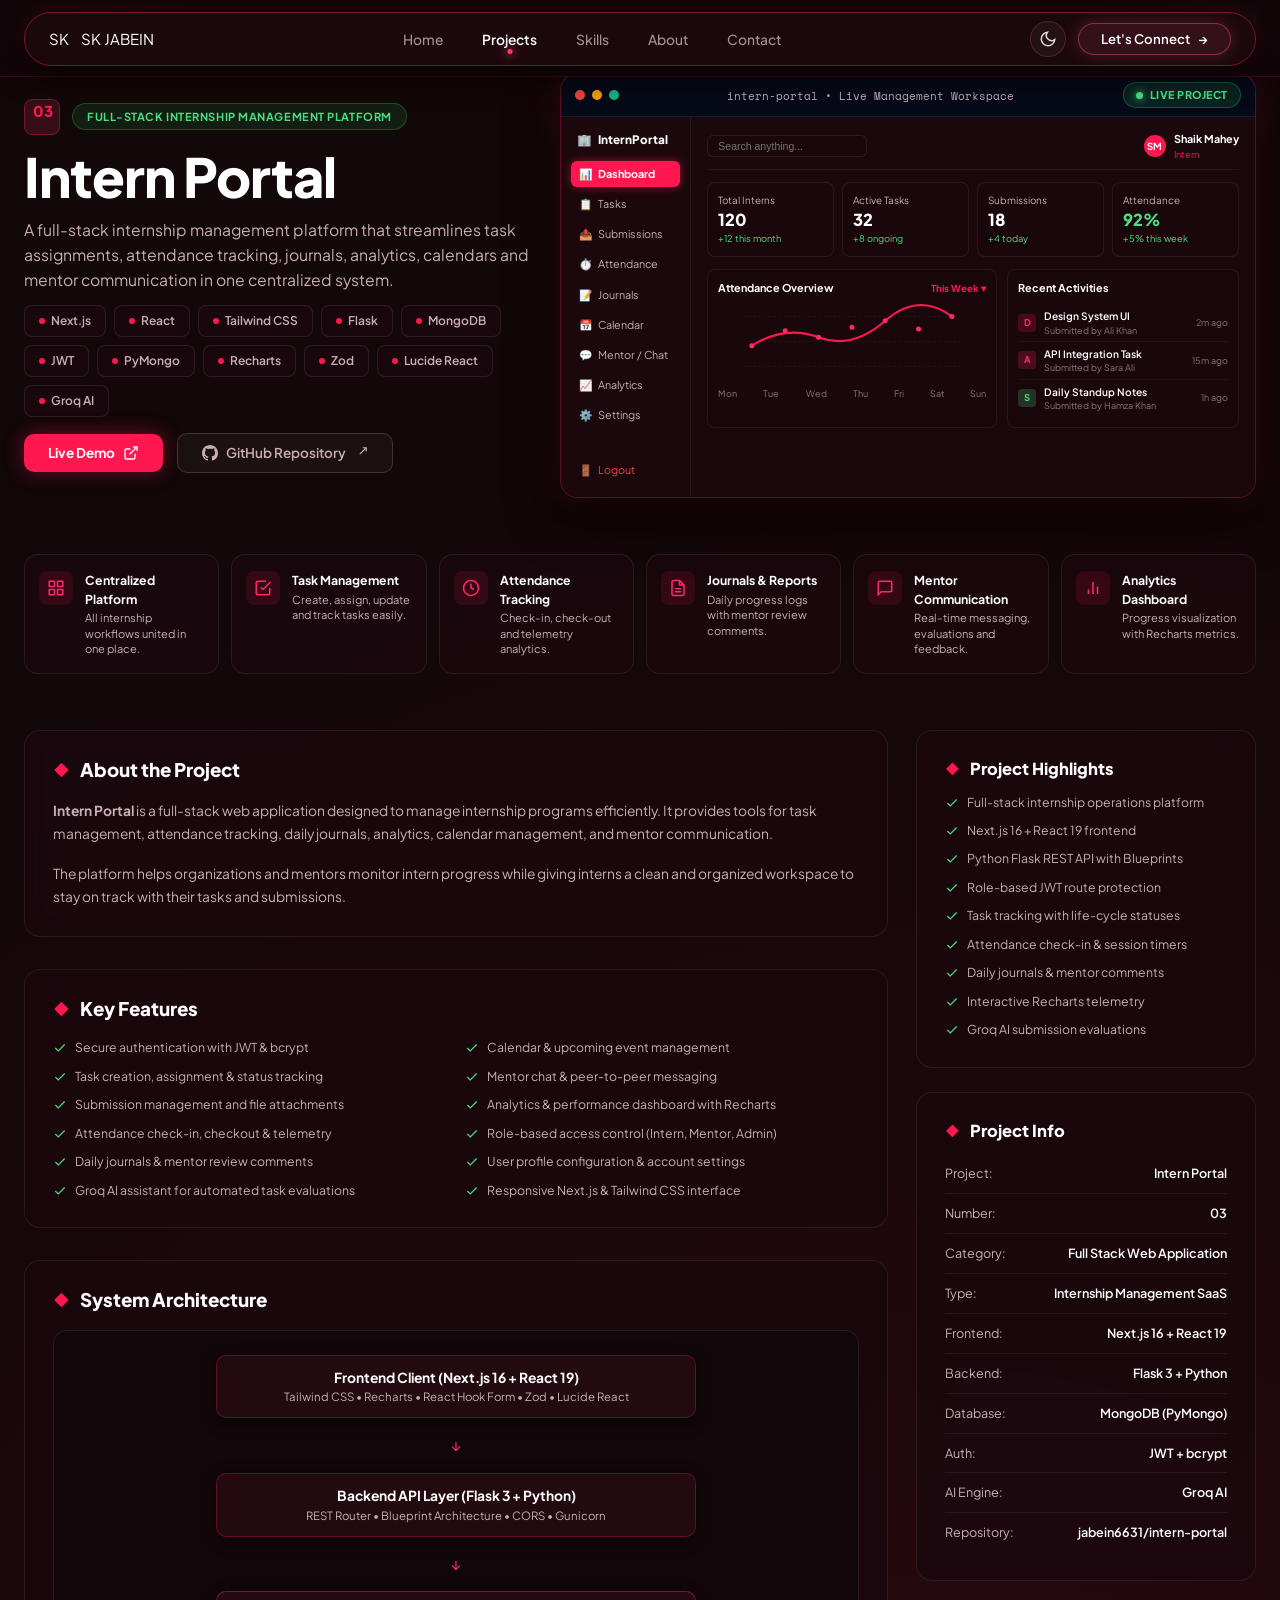
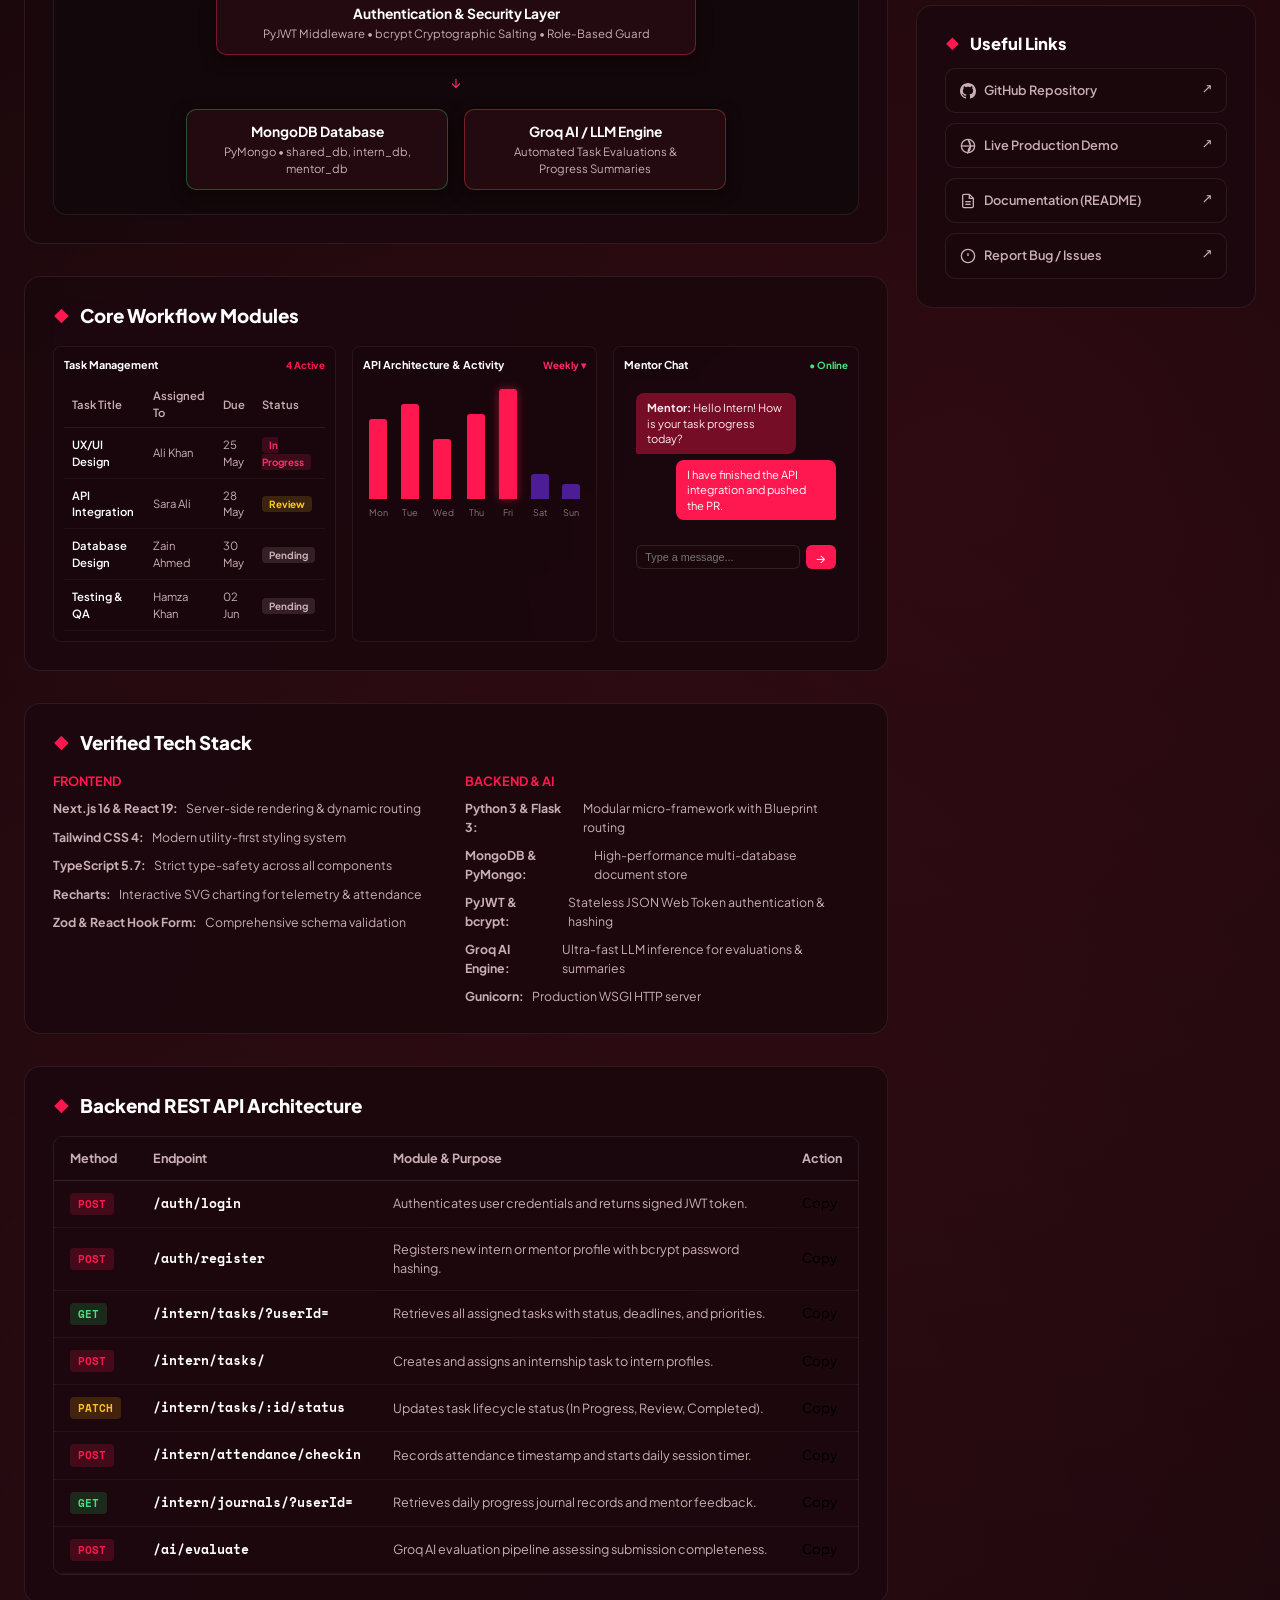
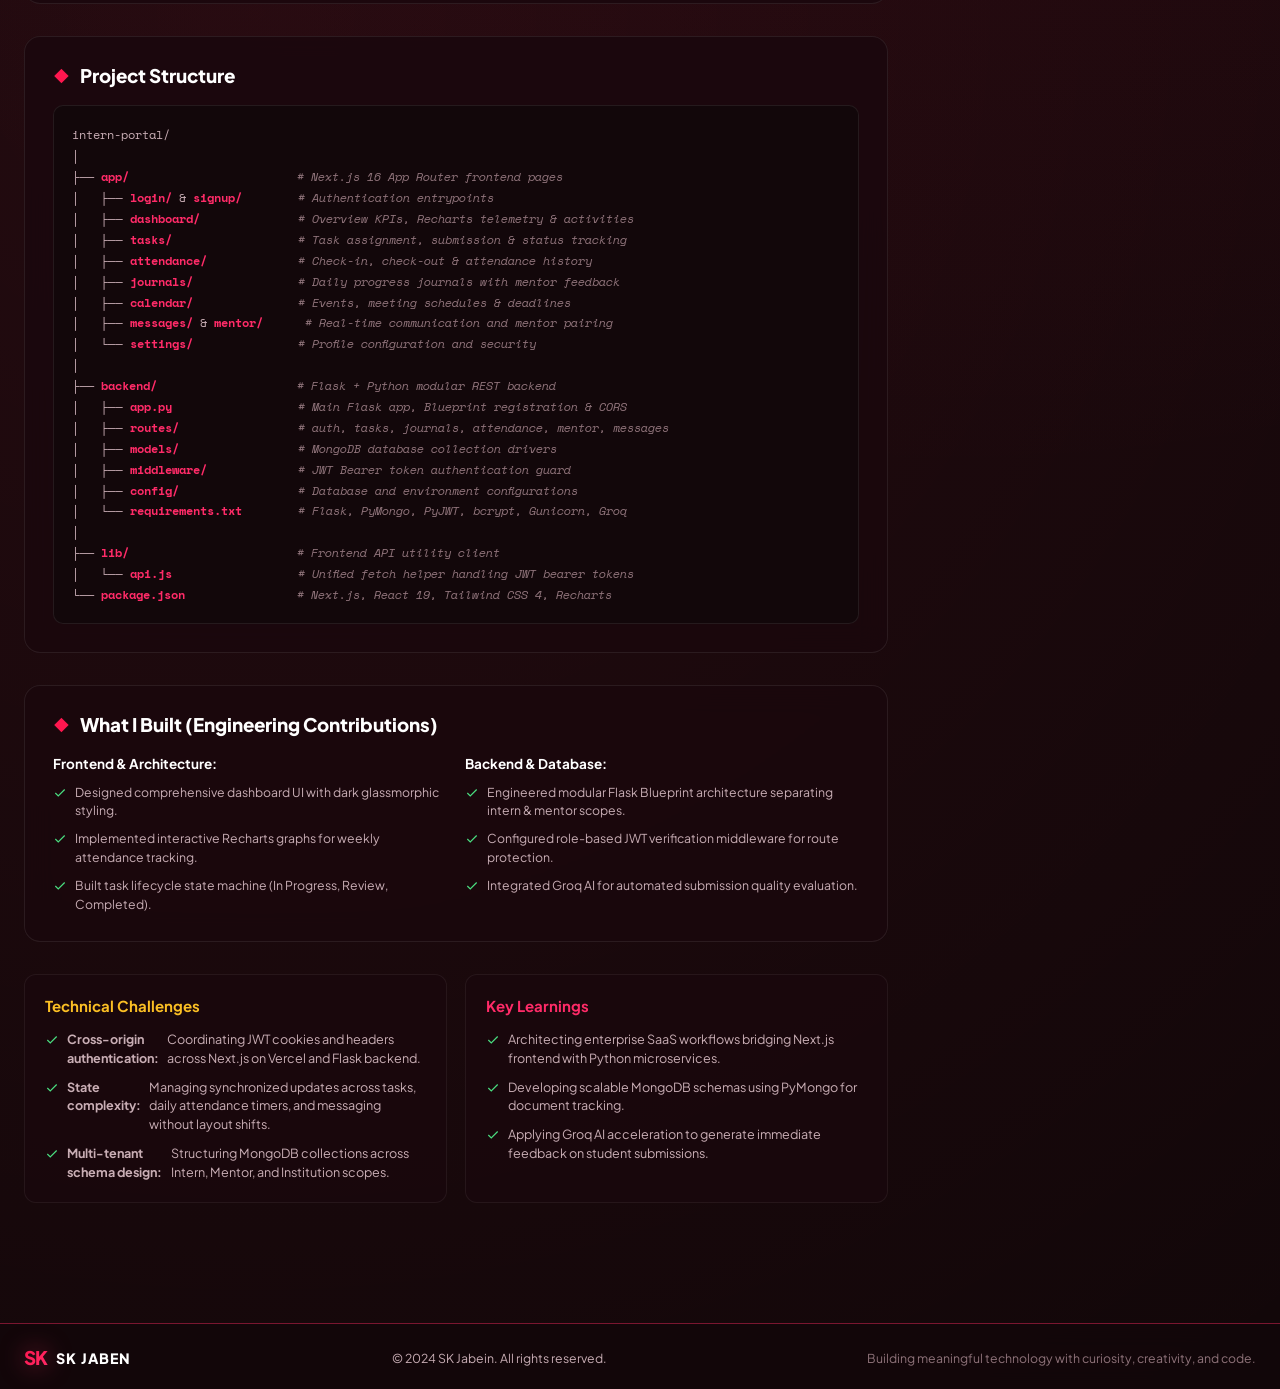
<file: project-intern-portal.html>
<!DOCTYPE html>
<html lang="en">
<head>
  <meta charset="UTF-8">
  <meta name="viewport" content="width=device-width, initial-scale=1.0">
  <meta name="description" content="Intern Portal Case Study - Full-stack internship management platform with Next.js 16, React 19, Flask, MongoDB and Groq AI by SK Jabein.">
  <title>Intern Portal &bull; Case Study | SK Jabein Portfolio</title>

  <!-- Google Fonts -->
  <link rel="preconnect" href="https://fonts.googleapis.com">
  <link rel="preconnect" href="https://fonts.gstatic.com" crossorigin>
  <link href="https://fonts.googleapis.com/css2?family=Plus+Jakarta+Sans:ital,wght@0,300;0,400;0,500;0,600;0,700;0,800;1,400;1,600&family=Space+Mono:ital,wght@0,400;0,700;1,400&family=Bebas+Neue&display=swap" rel="stylesheet">

  <!-- Stylesheet -->
  <link rel="stylesheet" href="style.css?v=20260912_burgundy_v10">
  <style>
    /* Standalone Case Study Page Overrides */
    body {
      min-height: 100vh;
      overflow-x: hidden;
    }
    .standalone-container {
      max-width: 1560px;
      margin: 0 auto;
      padding: 0 24px 80px 24px;
    }
  </style>
</head>
<body class="theme-dark">

  <!-- Ambient Glow Background -->
  <div class="ambient-glow glow-top-right"></div>
  <div class="ambient-glow glow-bottom-left"></div>

  <!-- Sticky Full-Width Top Navbar -->
  <header class="site-header" id="header">
    <div class="header-container">
      <a href="index.html#home" class="brand-logo" aria-label="SK Jabein Home">
        <span class="logo-mark">SK</span>
        <span class="logo-text">SK JABEIN</span>
      </a>

      <nav class="site-nav" aria-label="Primary Navigation">
        <a href="index.html#home" class="nav-btn">Home</a>
        <a href="index.html#projects" class="nav-btn active">Projects</a>
        <a href="index.html#skills" class="nav-btn">Skills</a>
        <a href="index.html#about" class="nav-btn">About</a>
        <a href="index.html#contact" class="nav-btn">Contact</a>
      </nav>

      <div class="header-actions">
        <button class="theme-toggle-btn" id="themeToggle" aria-label="Toggle Theme">
          <svg class="sun-icon" viewBox="0 0 24 24" width="18" height="18" fill="none" stroke="currentColor" stroke-width="2"><circle cx="12" cy="12" r="5"></circle><line x1="12" y1="1" x2="12" y2="3"></line><line x1="12" y1="21" x2="12" y2="23"></line><line x1="4.22" y1="4.22" x2="5.64" y2="5.64"></line><line x1="18.36" y1="18.36" x2="19.78" y2="19.78"></line><line x1="1" y1="12" x2="3" y2="12"></line><line x1="21" y1="12" x2="23" y2="12"></line><line x1="4.22" y1="19.78" x2="5.64" y2="18.36"></line><line x1="18.36" y1="5.64" x2="19.78" y2="4.22"></line></svg>
          <svg class="moon-icon" viewBox="0 0 24 24" width="18" height="18" fill="none" stroke="currentColor" stroke-width="2"><path d="M21 12.79A9 9 0 1 1 11.21 3 7 7 0 0 0 21 12.79z"></path></svg>
        </button>
        <a href="index.html#contact" class="btn btn-connect">
          <span>Let's Connect</span>
          <span class="arrow">&rarr;</span>
        </a>
      </div>
    </div>
  </header>

  <!-- Main Container -->
  <div class="standalone-container">
    <article class="case-study-wrapper">
      <!-- 1. Top Bar: Back Button & Breadcrumbs -->
      <div class="case-study-topbar">
        <a href="index.html#projects" class="cs-back-btn" style="text-decoration: none;">
          <svg viewBox="0 0 24 24" width="16" height="16" fill="none" stroke="currentColor" stroke-width="2"><line x1="19" y1="12" x2="5" y2="12"></line><polyline points="12 19 5 12 12 5"></polyline></svg>
          <span>Back to Projects</span>
        </a>
        <nav class="cs-breadcrumb" aria-label="Breadcrumb">
          <a href="index.html#home" class="cs-bread-link">Home</a>
          <span class="cs-bread-sep">&gt;</span>
          <a href="index.html#projects" class="cs-bread-link">Projects</a>
          <span class="cs-bread-sep">&gt;</span>
          <span class="cs-bread-curr">Intern Portal</span>
        </nav>
      </div>

      <!-- 2. Two-Column Hero Section -->
      <div class="cs-hero-container">
        <div class="portal-hero-grid">
          <!-- Left Column: Metadata, Title, Description, Badges & Actions -->
          <div class="cs-hero-header">
            <div class="cs-hero-meta-row">
              <span class="proj-index-badge" style="width:36px; height:36px; font-size:1rem; border-radius:8px;">03</span>
              <span class="cs-category-badge">FULL-STACK INTERNSHIP MANAGEMENT PLATFORM</span>
            </div>
            <h1 class="cs-project-title">Intern Portal</h1>
            <p class="cs-project-tagline">
              A full-stack internship management platform that streamlines task assignments, attendance tracking, journals, analytics, calendars and mentor communication in one centralized system.
            </p>
            <div class="cs-tech-badges-row">
              <span class="cs-tech-pill"><span class="tech-icon-dot"></span>Next.js</span>
              <span class="cs-tech-pill"><span class="tech-icon-dot"></span>React</span>
              <span class="cs-tech-pill"><span class="tech-icon-dot"></span>Tailwind CSS</span>
              <span class="cs-tech-pill"><span class="tech-icon-dot"></span>Flask</span>
              <span class="cs-tech-pill"><span class="tech-icon-dot"></span>MongoDB</span>
              <span class="cs-tech-pill"><span class="tech-icon-dot"></span>JWT</span>
              <span class="cs-tech-pill"><span class="tech-icon-dot"></span>PyMongo</span>
              <span class="cs-tech-pill"><span class="tech-icon-dot"></span>Recharts</span>
              <span class="cs-tech-pill"><span class="tech-icon-dot"></span>Zod</span>
              <span class="cs-tech-pill"><span class="tech-icon-dot"></span>Lucide React</span>
              <span class="cs-tech-pill"><span class="tech-icon-dot"></span>Groq AI</span>
            </div>
            <div class="cs-hero-actions-row">
              <a href="https://intern-portal-ktmh.vercel.app/" target="_blank" rel="noopener noreferrer" class="btn cs-btn-demo">
                <span>Live Demo</span>
                <svg viewBox="0 0 24 24" width="16" height="16" fill="none" stroke="currentColor" stroke-width="2"><path d="M18 13v6a2 2 0 0 1-2 2H5a2 2 0 0 1-2-2V8a2 2 0 0 1 2-2h6"></path><polyline points="15 3 21 3 21 9"></polyline><line x1="10" y1="14" x2="21" y2="3"></line></svg>
              </a>
              <a href="https://github.com/jabein6631/intern-portal" target="_blank" rel="noopener noreferrer" class="btn cs-btn-gh">
                <svg viewBox="0 0 24 24" width="16" height="16" fill="currentColor"><path d="M12 0C5.37 0 0 5.37 0 12c0 5.31 3.435 9.795 8.205 11.385.6.105.825-.255.825-.57 0-.285-.015-1.23-.015-2.235-3.015.555-3.795-.735-4.035-1.41-.135-.345-.72-1.41-1.23-1.695-.42-.225-1.02-.78-.015-.795.945-.015 1.62.87 1.845 1.23 1.08 1.815 2.805 1.305 3.495.99.105-.78.42-1.305.765-1.605-2.67-.3-5.46-1.335-5.46-5.925 0-1.305.465-2.385 1.23-3.225-.12-.3-.54-1.53.12-3.18 0 0 1.005-.315 3.3 1.23.96-.27 1.98-.405 3-.405s2.04.135 3 .405c2.295-1.56 3.3-1.23 3.3-1.23.66 1.65.24 2.88.12 3.18.765.84 1.23 1.905 1.23 3.225 0 4.605-2.805 5.625-5.475 5.925.435.375.81 1.095.81 2.22 0 1.605-.015 2.895-.015 3.3 0 .315.225.69.825.57A12.02 12.02 0 0024 12c0-6.63-5.37-12-12-12z"/></svg>
                <span>GitHub Repository</span>
                <svg viewBox="0 0 24 24" width="14" height="14" fill="none" stroke="currentColor" stroke-width="2"><polyline points="15 3 21 3 21 9"></polyline><line x1="10" y1="14" x2="21" y2="3"></line></svg>
              </a>
            </div>
          </div>

          <!-- Right Column: Live Intern Portal Dashboard UI Frame -->
          <div class="portal-mockup-frame">
            <div class="cs-visual-topbar" style="background: #060917; padding: 8px 14px; border-bottom: 1px solid rgba(255, 255, 255, 0.08);">
              <div class="cs-window-dots">
                <span class="dot-red"></span>
                <span class="dot-yellow"></span>
                <span class="dot-green"></span>
              </div>
              <div class="cs-window-title" style="font-size: 0.76rem;">intern-portal &bull; Live Management Workspace</div>
              <div class="cs-live-indicator">
                <span class="live-pulse-dot"></span>
                <span>LIVE PROJECT</span>
              </div>
            </div>

            <div class="portal-app-layout">
              <!-- Internal Navigation Sidebar -->
              <div class="portal-internal-sidebar">
                <div>
                  <div class="portal-sidebar-brand">
                    <span>🏢</span>
                    <span>InternPortal</span>
                  </div>
                  <div class="portal-sidebar-menu">
                    <div class="portal-nav-item active"><span>📊</span><span>Dashboard</span></div>
                    <div class="portal-nav-item"><span>📋</span><span>Tasks</span></div>
                    <div class="portal-nav-item"><span>📤</span><span>Submissions</span></div>
                    <div class="portal-nav-item"><span>⏱️</span><span>Attendance</span></div>
                    <div class="portal-nav-item"><span>📝</span><span>Journals</span></div>
                    <div class="portal-nav-item"><span>📅</span><span>Calendar</span></div>
                    <div class="portal-nav-item"><span>💬</span><span>Mentor / Chat</span></div>
                    <div class="portal-nav-item"><span>📈</span><span>Analytics</span></div>
                    <div class="portal-nav-item"><span>⚙️</span><span>Settings</span></div>
                  </div>
                </div>
                <div class="portal-nav-item" style="color: #ef4444;"><span>🚪</span><span>Logout</span></div>
              </div>

              <!-- Internal Main Dashboard Screen -->
              <div class="portal-internal-main">
                <div class="portal-main-topbar">
                  <input type="text" class="portal-search-mock" placeholder="Search anything..." readonly aria-label="Search">
                  <div class="portal-user-meta">
                    <div class="portal-avatar-sm">SM</div>
                    <div>
                      <div style="font-weight: 700; font-size: 0.72rem;">Shaik Mahey</div>
                      <div style="font-size: 0.62rem; color: #FF174F;">Intern</div>
                    </div>
                  </div>
                </div>

                <!-- 4 Live KPI Cards -->
                <div class="portal-kpi-strip">
                  <div class="portal-kpi-box">
                    <div class="portal-kpi-label">Total Interns</div>
                    <div class="portal-kpi-val">120</div>
                    <div class="portal-kpi-sub">+12 this month</div>
                  </div>
                  <div class="portal-kpi-box">
                    <div class="portal-kpi-label">Active Tasks</div>
                    <div class="portal-kpi-val">32</div>
                    <div class="portal-kpi-sub">+8 ongoing</div>
                  </div>
                  <div class="portal-kpi-box">
                    <div class="portal-kpi-label">Submissions</div>
                    <div class="portal-kpi-val">18</div>
                    <div class="portal-kpi-sub">+4 today</div>
                  </div>
                  <div class="portal-kpi-box">
                    <div class="portal-kpi-label">Attendance</div>
                    <div class="portal-kpi-val" style="color: #4ade80;">92%</div>
                    <div class="portal-kpi-sub">+5% this week</div>
                  </div>
                </div>

                <!-- Middle Charts & Activities -->
                <div class="portal-analytics-split">
                  <div class="portal-card-inner">
                    <div class="portal-inner-title">
                      <span>Attendance Overview</span>
                      <span style="color: #FF174F; font-size: 0.64rem;">This Week &dtrif;</span>
                    </div>
                    <!-- Recharts Vector Spline Graph Representation -->
                    <svg viewBox="0 0 260 90" style="width: 100%; height: 75px; overflow: visible;">
                      <line x1="0" y1="15" x2="260" y2="15" stroke="rgba(255,255,255,0.05)" stroke-dasharray="3,3" />
                      <line x1="0" y1="45" x2="260" y2="45" stroke="rgba(255,255,255,0.05)" stroke-dasharray="3,3" />
                      <line x1="0" y1="75" x2="260" y2="75" stroke="rgba(255,255,255,0.05)" stroke-dasharray="3,3" />
                      <path d="M 10 50 Q 50 25, 90 40 T 170 20 T 250 15" fill="none" stroke="#FF174F" stroke-width="2.5" />
                      <circle cx="10" cy="50" r="3" fill="#FF2B68" />
                      <circle cx="50" cy="32" r="3" fill="#FF2B68" />
                      <circle cx="90" cy="40" r="3" fill="#FF2B68" />
                      <circle cx="130" cy="28" r="3" fill="#FF2B68" />
                      <circle cx="170" cy="20" r="3" fill="#FF2B68" />
                      <circle cx="210" cy="30" r="3" fill="#FF2B68" />
                      <circle cx="250" cy="15" r="3" fill="#FF2B68" />
                    </svg>
                    <div style="display: flex; justify-content: space-between; font-size: 0.6rem; color: #8F737A; margin-top: 2px;">
                      <span>Mon</span><span>Tue</span><span>Wed</span><span>Thu</span><span>Fri</span><span>Sat</span><span>Sun</span>
                    </div>
                  </div>

                  <div class="portal-card-inner">
                    <div class="portal-inner-title">Recent Activities</div>
                    <div class="activity-item-row">
                      <div class="activity-icon-badge">D</div>
                      <div style="flex:1;">
                        <div style="color:#ffffff; font-weight:600;">Design System UI</div>
                        <div style="color:#8F737A; font-size:0.6rem;">Submitted by Ali Khan</div>
                      </div>
                      <span style="color:#8F737A; font-size:0.6rem;">2m ago</span>
                    </div>
                    <div class="activity-item-row">
                      <div class="activity-icon-badge" style="background:rgba(255,43,104,0.2); color:#FF2B68;">A</div>
                      <div style="flex:1;">
                        <div style="color:#ffffff; font-weight:600;">API Integration Task</div>
                        <div style="color:#8F737A; font-size:0.6rem;">Submitted by Sara Ali</div>
                      </div>
                      <span style="color:#8F737A; font-size:0.6rem;">15m ago</span>
                    </div>
                    <div class="activity-item-row">
                      <div class="activity-icon-badge" style="background:rgba(74,222,128,0.2); color:#4ade80;">S</div>
                      <div style="flex:1;">
                        <div style="color:#ffffff; font-weight:600;">Daily Standup Notes</div>
                        <div style="color:#8F737A; font-size:0.6rem;">Submitted by Hamza Khan</div>
                      </div>
                      <span style="color:#8F737A; font-size:0.6rem;">1h ago</span>
                    </div>
                  </div>
                </div>
              </div>
            </div>
          </div>
        </div>
      </div>

      <!-- 3. Horizontal Highlights Strip (6 Cards) -->
      <div class="portal-highlights-strip" style="margin: 28px 0;">
        <div class="otp-highlight-card">
          <div class="otp-hl-icon">
            <svg viewBox="0 0 24 24" width="18" height="18" fill="none" stroke="currentColor" stroke-width="2"><rect x="3" y="3" width="7" height="7"></rect><rect x="14" y="3" width="7" height="7"></rect><rect x="14" y="14" width="7" height="7"></rect><rect x="3" y="14" width="7" height="7"></rect></svg>
          </div>
          <div class="otp-hl-content">
            <div class="otp-hl-title">Centralized Platform</div>
            <div class="otp-hl-desc">All internship workflows united in one place.</div>
          </div>
        </div>

        <div class="otp-highlight-card">
          <div class="otp-hl-icon">
            <svg viewBox="0 0 24 24" width="18" height="18" fill="none" stroke="currentColor" stroke-width="2"><path d="M9 11l3 3L22 4"></path><path d="M21 12v7a2 2 0 0 1-2 2H5a2 2 0 0 1-2-2V5a2 2 0 0 1 2-2h11"></path></svg>
          </div>
          <div class="otp-hl-content">
            <div class="otp-hl-title">Task Management</div>
            <div class="otp-hl-desc">Create, assign, update and track tasks easily.</div>
          </div>
        </div>

        <div class="otp-highlight-card">
          <div class="otp-hl-icon">
            <svg viewBox="0 0 24 24" width="18" height="18" fill="none" stroke="currentColor" stroke-width="2"><circle cx="12" cy="12" r="10"></circle><polyline points="12 6 12 12 16 14"></polyline></svg>
          </div>
          <div class="otp-hl-content">
            <div class="otp-hl-title">Attendance Tracking</div>
            <div class="otp-hl-desc">Check-in, check-out and telemetry analytics.</div>
          </div>
        </div>

        <div class="otp-highlight-card">
          <div class="otp-hl-icon">
            <svg viewBox="0 0 24 24" width="18" height="18" fill="none" stroke="currentColor" stroke-width="2"><path d="M14 2H6a2 2 0 0 0-2 2v16a2 2 0 0 0 2 2h12a2 2 0 0 0 2-2V8z"></path><polyline points="14 2 14 8 20 8"></polyline><line x1="16" y1="13" x2="8" y2="13"></line><line x1="16" y1="17" x2="8" y2="17"></line></svg>
          </div>
          <div class="otp-hl-content">
            <div class="otp-hl-title">Journals &amp; Reports</div>
            <div class="otp-hl-desc">Daily progress logs with mentor review comments.</div>
          </div>
        </div>

        <div class="otp-highlight-card">
          <div class="otp-hl-icon">
            <svg viewBox="0 0 24 24" width="18" height="18" fill="none" stroke="currentColor" stroke-width="2"><path d="M21 15a2 2 0 0 1-2 2H7l-4 4V5a2 2 0 0 1 2-2h14a2 2 0 0 1 2 2z"></path></svg>
          </div>
          <div class="otp-hl-content">
            <div class="otp-hl-title">Mentor Communication</div>
            <div class="otp-hl-desc">Real-time messaging, evaluations and feedback.</div>
          </div>
        </div>

        <div class="otp-highlight-card">
          <div class="otp-hl-icon">
            <svg viewBox="0 0 24 24" width="18" height="18" fill="none" stroke="currentColor" stroke-width="2"><line x1="18" y1="20" x2="18" y2="10"></line><line x1="12" y1="20" x2="12" y2="4"></line><line x1="6" y1="20" x2="6" y2="14"></line></svg>
          </div>
          <div class="otp-hl-content">
            <div class="otp-hl-title">Analytics Dashboard</div>
            <div class="otp-hl-desc">Progress visualization with Recharts metrics.</div>
          </div>
        </div>
      </div>

      <!-- 4. Two-Column Case Study Layout -->
      <div class="cs-layout-grid">
        <!-- Left / Main Column -->
        <main class="cs-main-content">
          <!-- About The Project & Problem Solved -->
          <section class="cs-card">
            <h2 class="cs-card-title">
              <span class="icon-cube">&#9670;</span> About the Project
            </h2>
            <p class="cs-prose">
              <strong>Intern Portal</strong> is a full-stack web application designed to manage internship programs efficiently. It provides tools for task management, attendance tracking, daily journals, analytics, calendar management, and mentor communication.
            </p>
            <p class="cs-prose">
              The platform helps organizations and mentors monitor intern progress while giving interns a clean and organized workspace to stay on track with their tasks and submissions.
            </p>
          </section>

          <!-- Key Features -->
          <section class="cs-card">
            <h2 class="cs-card-title">
              <span class="icon-cube">&#9670;</span> Key Features
            </h2>
            <div class="cs-two-col">
              <div>
                <ul class="cs-list" style="font-size: 0.82rem;">
                  <li><svg viewBox="0 0 24 24" width="14" height="14" fill="none" stroke="currentColor" stroke-width="2"><polyline points="20 6 9 17 4 12"></polyline></svg>Secure authentication with JWT &amp; bcrypt</li>
                  <li><svg viewBox="0 0 24 24" width="14" height="14" fill="none" stroke="currentColor" stroke-width="2"><polyline points="20 6 9 17 4 12"></polyline></svg>Task creation, assignment &amp; status tracking</li>
                  <li><svg viewBox="0 0 24 24" width="14" height="14" fill="none" stroke="currentColor" stroke-width="2"><polyline points="20 6 9 17 4 12"></polyline></svg>Submission management and file attachments</li>
                  <li><svg viewBox="0 0 24 24" width="14" height="14" fill="none" stroke="currentColor" stroke-width="2"><polyline points="20 6 9 17 4 12"></polyline></svg>Attendance check-in, checkout &amp; telemetry</li>
                  <li><svg viewBox="0 0 24 24" width="14" height="14" fill="none" stroke="currentColor" stroke-width="2"><polyline points="20 6 9 17 4 12"></polyline></svg>Daily journals &amp; mentor review comments</li>
                  <li><svg viewBox="0 0 24 24" width="14" height="14" fill="none" stroke="currentColor" stroke-width="2"><polyline points="20 6 9 17 4 12"></polyline></svg>Groq AI assistant for automated task evaluations</li>
                </ul>
              </div>
              <div>
                <ul class="cs-list" style="font-size: 0.82rem;">
                  <li><svg viewBox="0 0 24 24" width="14" height="14" fill="none" stroke="currentColor" stroke-width="2"><polyline points="20 6 9 17 4 12"></polyline></svg>Calendar &amp; upcoming event management</li>
                  <li><svg viewBox="0 0 24 24" width="14" height="14" fill="none" stroke="currentColor" stroke-width="2"><polyline points="20 6 9 17 4 12"></polyline></svg>Mentor chat &amp; peer-to-peer messaging</li>
                  <li><svg viewBox="0 0 24 24" width="14" height="14" fill="none" stroke="currentColor" stroke-width="2"><polyline points="20 6 9 17 4 12"></polyline></svg>Analytics &amp; performance dashboard with Recharts</li>
                  <li><svg viewBox="0 0 24 24" width="14" height="14" fill="none" stroke="currentColor" stroke-width="2"><polyline points="20 6 9 17 4 12"></polyline></svg>Role-based access control (Intern, Mentor, Admin)</li>
                  <li><svg viewBox="0 0 24 24" width="14" height="14" fill="none" stroke="currentColor" stroke-width="2"><polyline points="20 6 9 17 4 12"></polyline></svg>User profile configuration &amp; account settings</li>
                  <li><svg viewBox="0 0 24 24" width="14" height="14" fill="none" stroke="currentColor" stroke-width="2"><polyline points="20 6 9 17 4 12"></polyline></svg>Responsive Next.js &amp; Tailwind CSS interface</li>
                </ul>
              </div>
            </div>
          </section>

          <!-- System Architecture -->
          <section class="cs-card">
            <h2 class="cs-card-title">
              <span class="icon-cube">&#9670;</span> System Architecture
            </h2>
            <div class="arch-flow-diagram">
              <div class="arch-node-box">
                <div class="arch-node-title">Frontend Client (Next.js 16 + React 19)</div>
                <div class="arch-node-sub">Tailwind CSS &bull; Recharts &bull; React Hook Form &bull; Zod &bull; Lucide React</div>
              </div>
              <div class="arch-arrow">&darr;</div>
              <div class="arch-node-box">
                <div class="arch-node-title">Backend API Layer (Flask 3 + Python)</div>
                <div class="arch-node-sub">REST Router &bull; Blueprint Architecture &bull; CORS &bull; Gunicorn</div>
              </div>
              <div class="arch-arrow">&darr;</div>
              <div class="arch-node-box" style="border-color: rgba(255, 43, 104, 0.4);">
                <div class="arch-node-title">Authentication &amp; Security Layer</div>
                <div class="arch-node-sub">PyJWT Middleware &bull; bcrypt Cryptographic Salting &bull; Role-Based Guard</div>
              </div>
              <div class="arch-arrow">&darr;</div>
              <div class="arch-dual-branches">
                <div class="arch-node-box" style="border-color: rgba(34, 197, 94, 0.4);">
                  <div class="arch-node-title">MongoDB Database</div>
                  <div class="arch-node-sub">PyMongo &bull; shared_db, intern_db, mentor_db</div>
                </div>
                <div class="arch-node-box" style="border-color: rgba(239, 68, 68, 0.4);">
                  <div class="arch-node-title">Groq AI / LLM Engine</div>
                  <div class="arch-node-sub">Automated Task Evaluations &amp; Progress Summaries</div>
                </div>
              </div>
            </div>
          </section>

          <!-- 3 Interactive Modules: Task Management, API Telemetry, Mentor Chat -->
          <section class="cs-card">
            <h2 class="cs-card-title">
              <span class="icon-cube">&#9670;</span> Core Workflow Modules
            </h2>
            <div class="portal-tri-section">
              <!-- Card 1: Task Management Table -->
              <div class="portal-card-inner">
                <div class="portal-inner-title">
                  <span>Task Management</span>
                  <span style="font-size: 0.65rem; color: #FF174F;">4 Active</span>
                </div>
                <table class="portal-task-table">
                  <thead>
                    <tr>
                      <th>Task Title</th>
                      <th>Assigned To</th>
                      <th>Due</th>
                      <th>Status</th>
                    </tr>
                  </thead>
                  <tbody>
                    <tr>
                      <td style="font-weight:600; color:#fff;">UX/UI Design</td>
                      <td>Ali Khan</td>
                      <td>25 May</td>
                      <td><span class="task-status-tag task-status-progress">In Progress</span></td>
                    </tr>
                    <tr>
                      <td style="font-weight:600; color:#fff;">API Integration</td>
                      <td>Sara Ali</td>
                      <td>28 May</td>
                      <td><span class="task-status-tag task-status-review">Review</span></td>
                    </tr>
                    <tr>
                      <td style="font-weight:600; color:#fff;">Database Design</td>
                      <td>Zain Ahmed</td>
                      <td>30 May</td>
                      <td><span class="task-status-tag task-status-pending">Pending</span></td>
                    </tr>
                    <tr>
                      <td style="font-weight:600; color:#fff;">Testing &amp; QA</td>
                      <td>Hamza Khan</td>
                      <td>02 Jun</td>
                      <td><span class="task-status-tag task-status-pending">Pending</span></td>
                    </tr>
                  </tbody>
                </table>
              </div>

              <!-- Card 2: API Architecture & Telemetry Bar Chart -->
              <div class="portal-card-inner">
                <div class="portal-inner-title">
                  <span>API Architecture &amp; Activity</span>
                  <span style="font-size: 0.65rem; color: #FF2B68;">Weekly &dtrif;</span>
                </div>
                <!-- Recharts Bar Chart Representation -->
                <div style="height: 140px; display: flex; align-items: flex-end; justify-content: space-between; padding: 10px 6px 0 6px;">
                  <div style="text-align:center;"><div style="width:18px; height:80px; background:#FF174F; border-radius:3px 3px 0 0;"></div><span style="font-size:0.6rem; color:#8F737A;">Mon</span></div>
                  <div style="text-align:center;"><div style="width:18px; height:95px; background:#FF174F; border-radius:3px 3px 0 0;"></div><span style="font-size:0.6rem; color:#8F737A;">Tue</span></div>
                  <div style="text-align:center;"><div style="width:18px; height:60px; background:#FF174F; border-radius:3px 3px 0 0;"></div><span style="font-size:0.6rem; color:#8F737A;">Wed</span></div>
                  <div style="text-align:center;"><div style="width:18px; height:85px; background:#FF174F; border-radius:3px 3px 0 0;"></div><span style="font-size:0.6rem; color:#8F737A;">Thu</span></div>
                  <div style="text-align:center;"><div style="width:18px; height:110px; background:#FF174F; border-radius:3px 3px 0 0; box-shadow:0 0 10px rgba(255,23,79,0.5);"></div><span style="font-size:0.6rem; color:#8F737A;">Fri</span></div>
                  <div style="text-align:center;"><div style="width:18px; height:25px; background:#4c1d95; border-radius:3px 3px 0 0;"></div><span style="font-size:0.6rem; color:#8F737A;">Sat</span></div>
                  <div style="text-align:center;"><div style="width:18px; height:15px; background:#4c1d95; border-radius:3px 3px 0 0;"></div><span style="font-size:0.6rem; color:#8F737A;">Sun</span></div>
                </div>
              </div>

              <!-- Card 3: Mentor Chat Widget -->
              <div class="portal-card-inner">
                <div class="portal-inner-title">
                  <span>Mentor Chat</span>
                  <span style="font-size: 0.65rem; color: #4ade80;">&bull; Online</span>
                </div>
                <div class="portal-chat-box">
                  <div style="display:flex; flex-direction:column; gap:6px;">
                    <div class="chat-bubble mentor">
                      <strong>Mentor:</strong> Hello Intern! How is your task progress today?
                    </div>
                    <div class="chat-bubble intern">
                      I have finished the API integration and pushed the PR.
                    </div>
                  </div>
                  <div class="chat-input-row">
                    <input type="text" class="chat-input-mock" placeholder="Type a message..." readonly aria-label="Chat input">
                    <button class="chat-send-btn">&rarr;</button>
                  </div>
                </div>
              </div>
            </div>
          </section>

          <!-- Tech Stack -->
          <section class="cs-card">
            <h2 class="cs-card-title">
              <span class="icon-cube">&#9670;</span> Verified Tech Stack
            </h2>
            <div class="cs-two-col">
              <div>
                <h3 style="font-size: 0.85rem; font-weight: 700; color: #FF174F; margin-bottom: 8px;">FRONTEND</h3>
                <ul class="cs-list" style="font-size: 0.82rem;">
                  <li><strong>Next.js 16 &amp; React 19:</strong> Server-side rendering &amp; dynamic routing</li>
                  <li><strong>Tailwind CSS 4:</strong> Modern utility-first styling system</li>
                  <li><strong>TypeScript 5.7:</strong> Strict type-safety across all components</li>
                  <li><strong>Recharts:</strong> Interactive SVG charting for telemetry &amp; attendance</li>
                  <li><strong>Zod &amp; React Hook Form:</strong> Comprehensive schema validation</li>
                </ul>
              </div>
              <div>
                <h3 style="font-size: 0.85rem; font-weight: 700; color: #FF174F; margin-bottom: 8px;">BACKEND &amp; AI</h3>
                <ul class="cs-list" style="font-size: 0.82rem;">
                  <li><strong>Python 3 &amp; Flask 3:</strong> Modular micro-framework with Blueprint routing</li>
                  <li><strong>MongoDB &amp; PyMongo:</strong> High-performance multi-database document store</li>
                  <li><strong>PyJWT &amp; bcrypt:</strong> Stateless JSON Web Token authentication &amp; hashing</li>
                  <li><strong>Groq AI Engine:</strong> Ultra-fast LLM inference for evaluations &amp; summaries</li>
                  <li><strong>Gunicorn:</strong> Production WSGI HTTP server</li>
                </ul>
              </div>
            </div>
          </section>

          <!-- API Endpoints Architecture -->
          <section class="cs-card">
            <h2 class="cs-card-title">
              <span class="icon-cube">&#9670;</span> Backend REST API Architecture
            </h2>
            <div class="cs-api-table-wrapper" style="margin-top: 14px;">
              <table class="cs-api-table">
                <thead>
                  <tr>
                    <th>Method</th>
                    <th>Endpoint</th>
                    <th>Module &amp; Purpose</th>
                    <th>Action</th>
                  </tr>
                </thead>
                <tbody>
                  <tr>
                    <td><span class="method-badge method-post">POST</span></td>
                    <td><span class="endpoint-code">/auth/login</span></td>
                    <td>Authenticates user credentials and returns signed JWT token.</td>
                    <td><button class="btn-api-copy" onclick="navigator.clipboard.writeText('/auth/login')">Copy</button></td>
                  </tr>
                  <tr>
                    <td><span class="method-badge method-post">POST</span></td>
                    <td><span class="endpoint-code">/auth/register</span></td>
                    <td>Registers new intern or mentor profile with bcrypt password hashing.</td>
                    <td><button class="btn-api-copy" onclick="navigator.clipboard.writeText('/auth/register')">Copy</button></td>
                  </tr>
                  <tr>
                    <td><span class="method-badge method-get">GET</span></td>
                    <td><span class="endpoint-code">/intern/tasks/?userId=</span></td>
                    <td>Retrieves all assigned tasks with status, deadlines, and priorities.</td>
                    <td><button class="btn-api-copy" onclick="navigator.clipboard.writeText('/intern/tasks/?userId=')">Copy</button></td>
                  </tr>
                  <tr>
                    <td><span class="method-badge method-post">POST</span></td>
                    <td><span class="endpoint-code">/intern/tasks/</span></td>
                    <td>Creates and assigns an internship task to intern profiles.</td>
                    <td><button class="btn-api-copy" onclick="navigator.clipboard.writeText('/intern/tasks/')">Copy</button></td>
                  </tr>
                  <tr>
                    <td><span class="method-badge method-patch">PATCH</span></td>
                    <td><span class="endpoint-code">/intern/tasks/:id/status</span></td>
                    <td>Updates task lifecycle status (In Progress, Review, Completed).</td>
                    <td><button class="btn-api-copy" onclick="navigator.clipboard.writeText('/intern/tasks/:id/status')">Copy</button></td>
                  </tr>
                  <tr>
                    <td><span class="method-badge method-post">POST</span></td>
                    <td><span class="endpoint-code">/intern/attendance/checkin</span></td>
                    <td>Records attendance timestamp and starts daily session timer.</td>
                    <td><button class="btn-api-copy" onclick="navigator.clipboard.writeText('/intern/attendance/checkin')">Copy</button></td>
                  </tr>
                  <tr>
                    <td><span class="method-badge method-get">GET</span></td>
                    <td><span class="endpoint-code">/intern/journals/?userId=</span></td>
                    <td>Retrieves daily progress journal records and mentor feedback.</td>
                    <td><button class="btn-api-copy" onclick="navigator.clipboard.writeText('/intern/journals/?userId=')">Copy</button></td>
                  </tr>
                  <tr>
                    <td><span class="method-badge method-post">POST</span></td>
                    <td><span class="endpoint-code">/ai/evaluate</span></td>
                    <td>Groq AI evaluation pipeline assessing submission completeness.</td>
                    <td><button class="btn-api-copy" onclick="navigator.clipboard.writeText('/ai/evaluate')">Copy</button></td>
                  </tr>
                </tbody>
              </table>
            </div>
          </section>

          <!-- Project Structure -->
          <section class="cs-card">
            <h2 class="cs-card-title">
              <span class="icon-cube">&#9670;</span> Project Structure
            </h2>
            <pre class="cs-tree-block">intern-portal/
│
├── <span class="cs-tree-file">app/</span>                        <span class="cs-tree-comment"># Next.js 16 App Router frontend pages</span>
│   ├── <span class="cs-tree-file">login/</span> &amp; <span class="cs-tree-file">signup/</span>        <span class="cs-tree-comment"># Authentication entrypoints</span>
│   ├── <span class="cs-tree-file">dashboard/</span>              <span class="cs-tree-comment"># Overview KPIs, Recharts telemetry &amp; activities</span>
│   ├── <span class="cs-tree-file">tasks/</span>                  <span class="cs-tree-comment"># Task assignment, submission &amp; status tracking</span>
│   ├── <span class="cs-tree-file">attendance/</span>             <span class="cs-tree-comment"># Check-in, check-out &amp; attendance history</span>
│   ├── <span class="cs-tree-file">journals/</span>               <span class="cs-tree-comment"># Daily progress journals with mentor feedback</span>
│   ├── <span class="cs-tree-file">calendar/</span>               <span class="cs-tree-comment"># Events, meeting schedules &amp; deadlines</span>
│   ├── <span class="cs-tree-file">messages/</span> &amp; <span class="cs-tree-file">mentor/</span>      <span class="cs-tree-comment"># Real-time communication and mentor pairing</span>
│   └── <span class="cs-tree-file">settings/</span>               <span class="cs-tree-comment"># Profile configuration and security</span>
│
├── <span class="cs-tree-file">backend/</span>                    <span class="cs-tree-comment"># Flask + Python modular REST backend</span>
│   ├── <span class="cs-tree-file">app.py</span>                  <span class="cs-tree-comment"># Main Flask app, Blueprint registration &amp; CORS</span>
│   ├── <span class="cs-tree-file">routes/</span>                 <span class="cs-tree-comment"># auth, tasks, journals, attendance, mentor, messages</span>
│   ├── <span class="cs-tree-file">models/</span>                 <span class="cs-tree-comment"># MongoDB database collection drivers</span>
│   ├── <span class="cs-tree-file">middleware/</span>             <span class="cs-tree-comment"># JWT Bearer token authentication guard</span>
│   ├── <span class="cs-tree-file">config/</span>                 <span class="cs-tree-comment"># Database and environment configurations</span>
│   └── <span class="cs-tree-file">requirements.txt</span>        <span class="cs-tree-comment"># Flask, PyMongo, PyJWT, bcrypt, Gunicorn, Groq</span>
│
├── <span class="cs-tree-file">lib/</span>                        <span class="cs-tree-comment"># Frontend API utility client</span>
│   └── <span class="cs-tree-file">api.js</span>                  <span class="cs-tree-comment"># Unified fetch helper handling JWT bearer tokens</span>
└── <span class="cs-tree-file">package.json</span>                <span class="cs-tree-comment"># Next.js, React 19, Tailwind CSS 4, Recharts</span></pre>
          </section>

          <!-- What I Built -->
          <section class="cs-card">
            <h2 class="cs-card-title">
              <span class="icon-cube">&#9670;</span> What I Built (Engineering Contributions)
            </h2>
            <div class="cs-two-col">
              <div>
                <h3 style="font-size: 0.9rem; font-weight: 700; color: #ffffff; margin-bottom: 8px;">Frontend &amp; Architecture:</h3>
                <ul class="cs-list" style="font-size: 0.82rem;">
                  <li><svg viewBox="0 0 24 24" width="14" height="14" fill="none" stroke="currentColor" stroke-width="2"><polyline points="20 6 9 17 4 12"></polyline></svg>Designed comprehensive dashboard UI with dark glassmorphic styling.</li>
                  <li><svg viewBox="0 0 24 24" width="14" height="14" fill="none" stroke="currentColor" stroke-width="2"><polyline points="20 6 9 17 4 12"></polyline></svg>Implemented interactive Recharts graphs for weekly attendance tracking.</li>
                  <li><svg viewBox="0 0 24 24" width="14" height="14" fill="none" stroke="currentColor" stroke-width="2"><polyline points="20 6 9 17 4 12"></polyline></svg>Built task lifecycle state machine (In Progress, Review, Completed).</li>
                </ul>
              </div>
              <div>
                <h3 style="font-size: 0.9rem; font-weight: 700; color: #ffffff; margin-bottom: 8px;">Backend &amp; Database:</h3>
                <ul class="cs-list" style="font-size: 0.82rem;">
                  <li><svg viewBox="0 0 24 24" width="14" height="14" fill="none" stroke="currentColor" stroke-width="2"><polyline points="20 6 9 17 4 12"></polyline></svg>Engineered modular Flask Blueprint architecture separating intern &amp; mentor scopes.</li>
                  <li><svg viewBox="0 0 24 24" width="14" height="14" fill="none" stroke="currentColor" stroke-width="2"><polyline points="20 6 9 17 4 12"></polyline></svg>Configured role-based JWT verification middleware for route protection.</li>
                  <li><svg viewBox="0 0 24 24" width="14" height="14" fill="none" stroke="currentColor" stroke-width="2"><polyline points="20 6 9 17 4 12"></polyline></svg>Integrated Groq AI for automated submission quality evaluation.</li>
                </ul>
              </div>
            </div>
          </section>

          <!-- Challenges & Learnings -->
          <section class="cs-two-col">
            <div class="cs-mini-card">
              <h3 class="cs-mini-title" style="color: #fbbf24;">Technical Challenges</h3>
              <ul class="cs-list" style="font-size: 0.84rem;">
                <li><svg viewBox="0 0 24 24" width="14" height="14" fill="none" stroke="currentColor" stroke-width="2"><polyline points="20 6 9 17 4 12"></polyline></svg><strong>Cross-origin authentication:</strong> Coordinating JWT cookies and headers across Next.js on Vercel and Flask backend.</li>
                <li><svg viewBox="0 0 24 24" width="14" height="14" fill="none" stroke="currentColor" stroke-width="2"><polyline points="20 6 9 17 4 12"></polyline></svg><strong>State complexity:</strong> Managing synchronized updates across tasks, daily attendance timers, and messaging without layout shifts.</li>
                <li><svg viewBox="0 0 24 24" width="14" height="14" fill="none" stroke="currentColor" stroke-width="2"><polyline points="20 6 9 17 4 12"></polyline></svg><strong>Multi-tenant schema design:</strong> Structuring MongoDB collections across Intern, Mentor, and Institution scopes.</li>
              </ul>
            </div>

            <div class="cs-mini-card">
              <h3 class="cs-mini-title" style="color: #FF2B68;">Key Learnings</h3>
              <ul class="cs-list" style="font-size: 0.84rem;">
                <li><svg viewBox="0 0 24 24" width="14" height="14" fill="none" stroke="currentColor" stroke-width="2"><polyline points="20 6 9 17 4 12"></polyline></svg>Architecting enterprise SaaS workflows bridging Next.js frontend with Python microservices.</li>
                <li><svg viewBox="0 0 24 24" width="14" height="14" fill="none" stroke="currentColor" stroke-width="2"><polyline points="20 6 9 17 4 12"></polyline></svg>Developing scalable MongoDB schemas using PyMongo for document tracking.</li>
                <li><svg viewBox="0 0 24 24" width="14" height="14" fill="none" stroke="currentColor" stroke-width="2"><polyline points="20 6 9 17 4 12"></polyline></svg>Applying Groq AI acceleration to generate immediate feedback on student submissions.</li>
              </ul>
            </div>
          </section>
        </main>

        <!-- Right Column / Sidebar Info Cards -->
        <aside class="cs-sidebar">
          <!-- Project Highlights Card -->
          <div class="cs-card">
            <h3 class="cs-card-title" style="font-size: 1.1rem; margin-bottom: 14px;">
              <span class="icon-cube">&#9670;</span> Project Highlights
            </h3>
            <ul class="cs-list" style="font-size: 0.82rem;">
              <li><svg viewBox="0 0 24 24" width="14" height="14" fill="none" stroke="currentColor" stroke-width="2"><polyline points="20 6 9 17 4 12"></polyline></svg>Full-stack internship operations platform</li>
              <li><svg viewBox="0 0 24 24" width="14" height="14" fill="none" stroke="currentColor" stroke-width="2"><polyline points="20 6 9 17 4 12"></polyline></svg>Next.js 16 + React 19 frontend</li>
              <li><svg viewBox="0 0 24 24" width="14" height="14" fill="none" stroke="currentColor" stroke-width="2"><polyline points="20 6 9 17 4 12"></polyline></svg>Python Flask REST API with Blueprints</li>
              <li><svg viewBox="0 0 24 24" width="14" height="14" fill="none" stroke="currentColor" stroke-width="2"><polyline points="20 6 9 17 4 12"></polyline></svg>Role-based JWT route protection</li>
              <li><svg viewBox="0 0 24 24" width="14" height="14" fill="none" stroke="currentColor" stroke-width="2"><polyline points="20 6 9 17 4 12"></polyline></svg>Task tracking with life-cycle statuses</li>
              <li><svg viewBox="0 0 24 24" width="14" height="14" fill="none" stroke="currentColor" stroke-width="2"><polyline points="20 6 9 17 4 12"></polyline></svg>Attendance check-in &amp; session timers</li>
              <li><svg viewBox="0 0 24 24" width="14" height="14" fill="none" stroke="currentColor" stroke-width="2"><polyline points="20 6 9 17 4 12"></polyline></svg>Daily journals &amp; mentor comments</li>
              <li><svg viewBox="0 0 24 24" width="14" height="14" fill="none" stroke="currentColor" stroke-width="2"><polyline points="20 6 9 17 4 12"></polyline></svg>Interactive Recharts telemetry</li>
              <li><svg viewBox="0 0 24 24" width="14" height="14" fill="none" stroke="currentColor" stroke-width="2"><polyline points="20 6 9 17 4 12"></polyline></svg>Groq AI submission evaluations</li>
            </ul>
          </div>

          <!-- Project Metadata Card -->
          <div class="cs-card">
            <h3 class="cs-card-title" style="font-size: 1.1rem; margin-bottom: 14px;">
              <span class="icon-cube">&#9670;</span> Project Info
            </h3>
            <div class="cs-info-row">
              <span class="cs-info-label">Project:</span>
              <span class="cs-info-val">Intern Portal</span>
            </div>
            <div class="cs-info-row">
              <span class="cs-info-label">Number:</span>
              <span class="cs-info-val">03</span>
            </div>
            <div class="cs-info-row">
              <span class="cs-info-label">Category:</span>
              <span class="cs-info-val">Full Stack Web Application</span>
            </div>
            <div class="cs-info-row">
              <span class="cs-info-label">Type:</span>
              <span class="cs-info-val">Internship Management SaaS</span>
            </div>
            <div class="cs-info-row">
              <span class="cs-info-label">Frontend:</span>
              <span class="cs-info-val">Next.js 16 + React 19</span>
            </div>
            <div class="cs-info-row">
              <span class="cs-info-label">Backend:</span>
              <span class="cs-info-val">Flask 3 + Python</span>
            </div>
            <div class="cs-info-row">
              <span class="cs-info-label">Database:</span>
              <span class="cs-info-val">MongoDB (PyMongo)</span>
            </div>
            <div class="cs-info-row">
              <span class="cs-info-label">Auth:</span>
              <span class="cs-info-val">JWT + bcrypt</span>
            </div>
            <div class="cs-info-row">
              <span class="cs-info-label">AI Engine:</span>
              <span class="cs-info-val">Groq AI</span>
            </div>
            <div class="cs-info-row">
              <span class="cs-info-label">Repository:</span>
              <span class="cs-info-val">jabein6631/intern-portal</span>
            </div>
          </div>

          <!-- Useful Links Card -->
          <div class="cs-card">
            <h3 class="cs-card-title" style="font-size: 1.1rem; margin-bottom: 14px;">
              <span class="icon-cube">&#9670;</span> Useful Links
            </h3>
            <div style="display: flex; flex-direction: column; gap: 10px;">
              <a href="https://github.com/jabein6631/intern-portal" target="_blank" rel="noopener noreferrer" class="cs-link-item">
                <span style="display: flex; align-items: center; gap: 8px;">
                  <svg viewBox="0 0 24 24" width="16" height="16" fill="currentColor"><path d="M12 0C5.37 0 0 5.37 0 12c0 5.31 3.435 9.795 8.205 11.385.6.105.825-.255.825-.57 0-.285-.015-1.23-.015-2.235-3.015.555-3.795-.735-4.035-1.41-.135-.345-.72-1.41-1.23-1.695-.42-.225-1.02-.78-.015-.795.945-.015 1.62.87 1.845 1.23 1.08 1.815 2.805 1.305 3.495.99.105-.78.42-1.305.765-1.605-2.67-.3-5.46-1.335-5.46-5.925 0-1.305.465-2.385 1.23-3.225-.12-.3-.54-1.53.12-3.18 0 0 1.005-.315 3.3 1.23.96-.27 1.98-.405 3-.405s2.04.135 3 .405c2.295-1.56 3.3-1.23 3.3-1.23.66 1.65.24 2.88.12 3.18.765.84 1.23 1.905 1.23 3.225 0 4.605-2.805 5.625-5.475 5.925.435.375.81 1.095.81 2.22 0 1.605-.015 2.895-.015 3.3 0 .315.225.69.825.57A12.02 12.02 0 0024 12c0-6.63-5.37-12-12-12z"/></svg>
                  GitHub Repository
                </span>
                <svg viewBox="0 0 24 24" width="14" height="14" fill="none" stroke="currentColor" stroke-width="2"><polyline points="15 3 21 3 21 9"></polyline><line x1="10" y1="14" x2="21" y2="3"></line></svg>
              </a>

              <a href="https://intern-portal-ktmh.vercel.app/" target="_blank" rel="noopener noreferrer" class="cs-link-item">
                <span style="display: flex; align-items: center; gap: 8px;">
                  <svg viewBox="0 0 24 24" width="16" height="16" fill="none" stroke="currentColor" stroke-width="2"><circle cx="12" cy="12" r="10"></circle><line x1="2" y1="12" x2="22" y2="12"></line><path d="M12 2a15.3 15.3 0 0 1 4 10 15.3 15.3 0 0 1-4 10 15.3 15.3 0 0 1 4-10z"></path></svg>
                  Live Production Demo
                </span>
                <svg viewBox="0 0 24 24" width="14" height="14" fill="none" stroke="currentColor" stroke-width="2"><polyline points="15 3 21 3 21 9"></polyline><line x1="10" y1="14" x2="21" y2="3"></line></svg>
              </a>

              <a href="https://github.com/jabein6631/intern-portal#readme" target="_blank" rel="noopener noreferrer" class="cs-link-item">
                <span style="display: flex; align-items: center; gap: 8px;">
                  <svg viewBox="0 0 24 24" width="16" height="16" fill="none" stroke="currentColor" stroke-width="2"><path d="M14 2H6a2 2 0 0 0-2 2v16a2 2 0 0 0 2 2h12a2 2 0 0 0 2-2V8z"></path><polyline points="14 2 14 8 20 8"></polyline><line x1="16" y1="13" x2="8" y2="13"></line><line x1="16" y1="17" x2="8" y2="17"></line></svg>
                  Documentation (README)
                </span>
                <svg viewBox="0 0 24 24" width="14" height="14" fill="none" stroke="currentColor" stroke-width="2"><polyline points="15 3 21 3 21 9"></polyline><line x1="10" y1="14" x2="21" y2="3"></line></svg>
              </a>

              <a href="https://github.com/jabein6631/intern-portal/issues" target="_blank" rel="noopener noreferrer" class="cs-link-item">
                <span style="display: flex; align-items: center; gap: 8px;">
                  <svg viewBox="0 0 24 24" width="16" height="16" fill="none" stroke="currentColor" stroke-width="2"><circle cx="12" cy="12" r="10"></circle><line x1="12" y1="8" x2="12" y2="12"></line><line x1="12" y1="16" x2="12.01" y2="16"></line></svg>
                  Report Bug / Issues
                </span>
                <svg viewBox="0 0 24 24" width="14" height="14" fill="none" stroke="currentColor" stroke-width="2"><polyline points="15 3 21 3 21 9"></polyline><line x1="10" y1="14" x2="21" y2="3"></line></svg>
              </a>
            </div>
          </div>
        </aside>
      </div>
    </article>
  </div>

  <!-- Global Shared Footer -->
  <footer class="site-footer">
    <div class="footer-container">
      <div class="footer-brand">
        <span class="logo-monogram mini">SK</span>
        <span class="logo-title mini">SK JABEN</span>
      </div>
      <p class="copyright-text">
        &copy; 2024 SK Jabein. All rights reserved.
      </p>
      <p class="footer-tagline">
        Building meaningful technology with curiosity, creativity, and code.
      </p>
    </div>
  </footer>
</body>
</html>
</file>
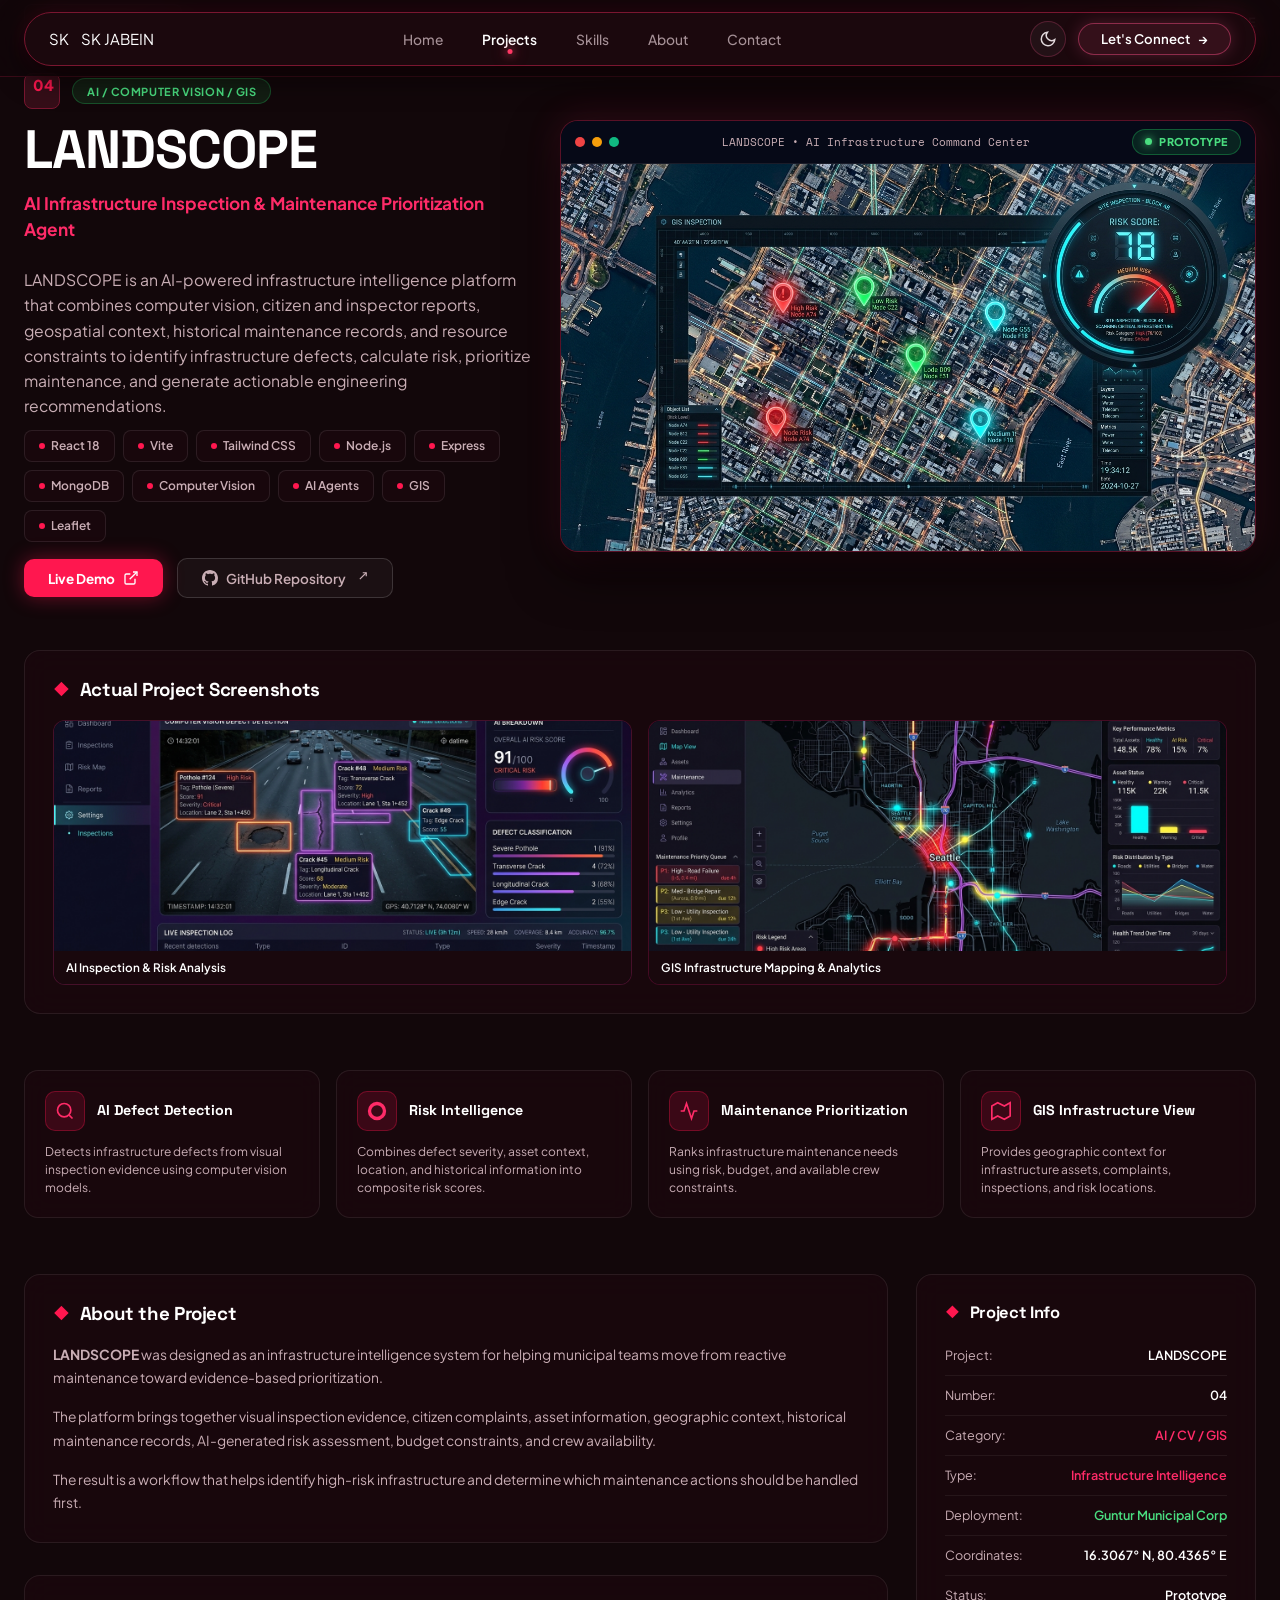
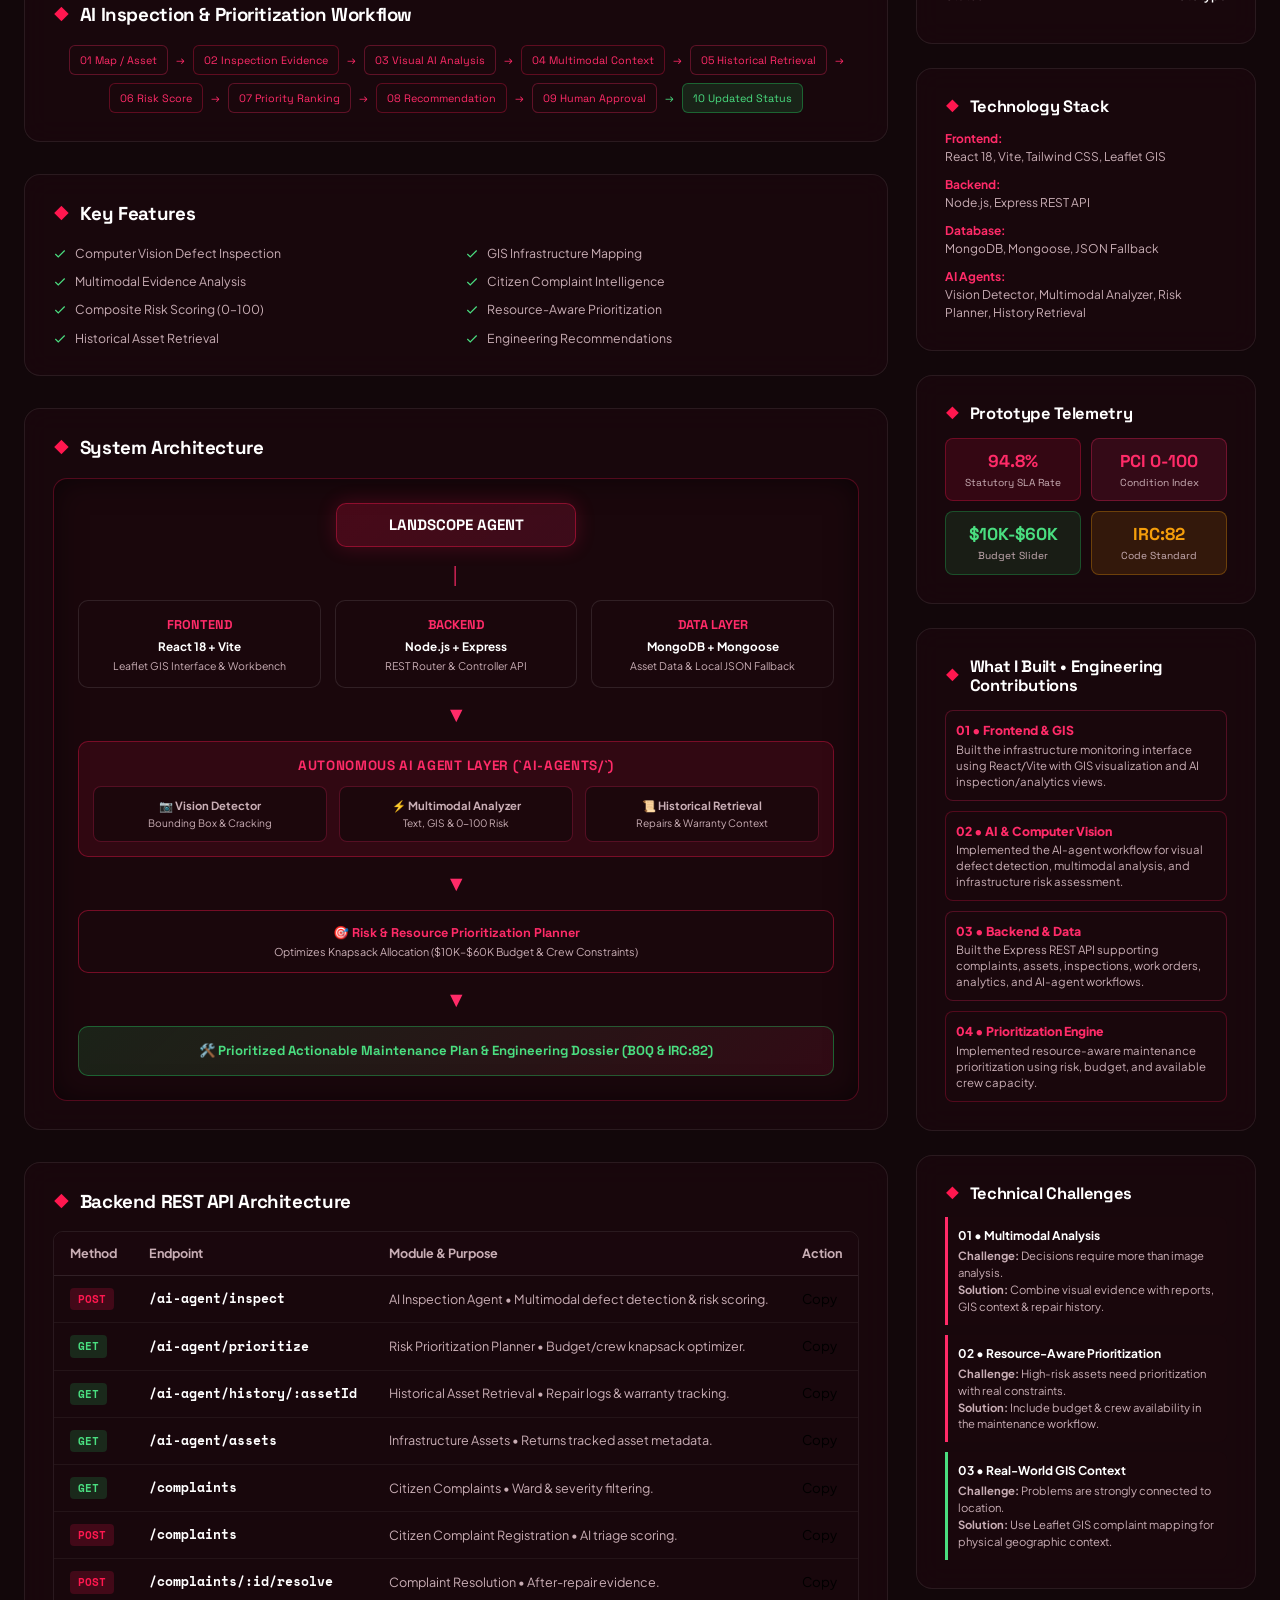
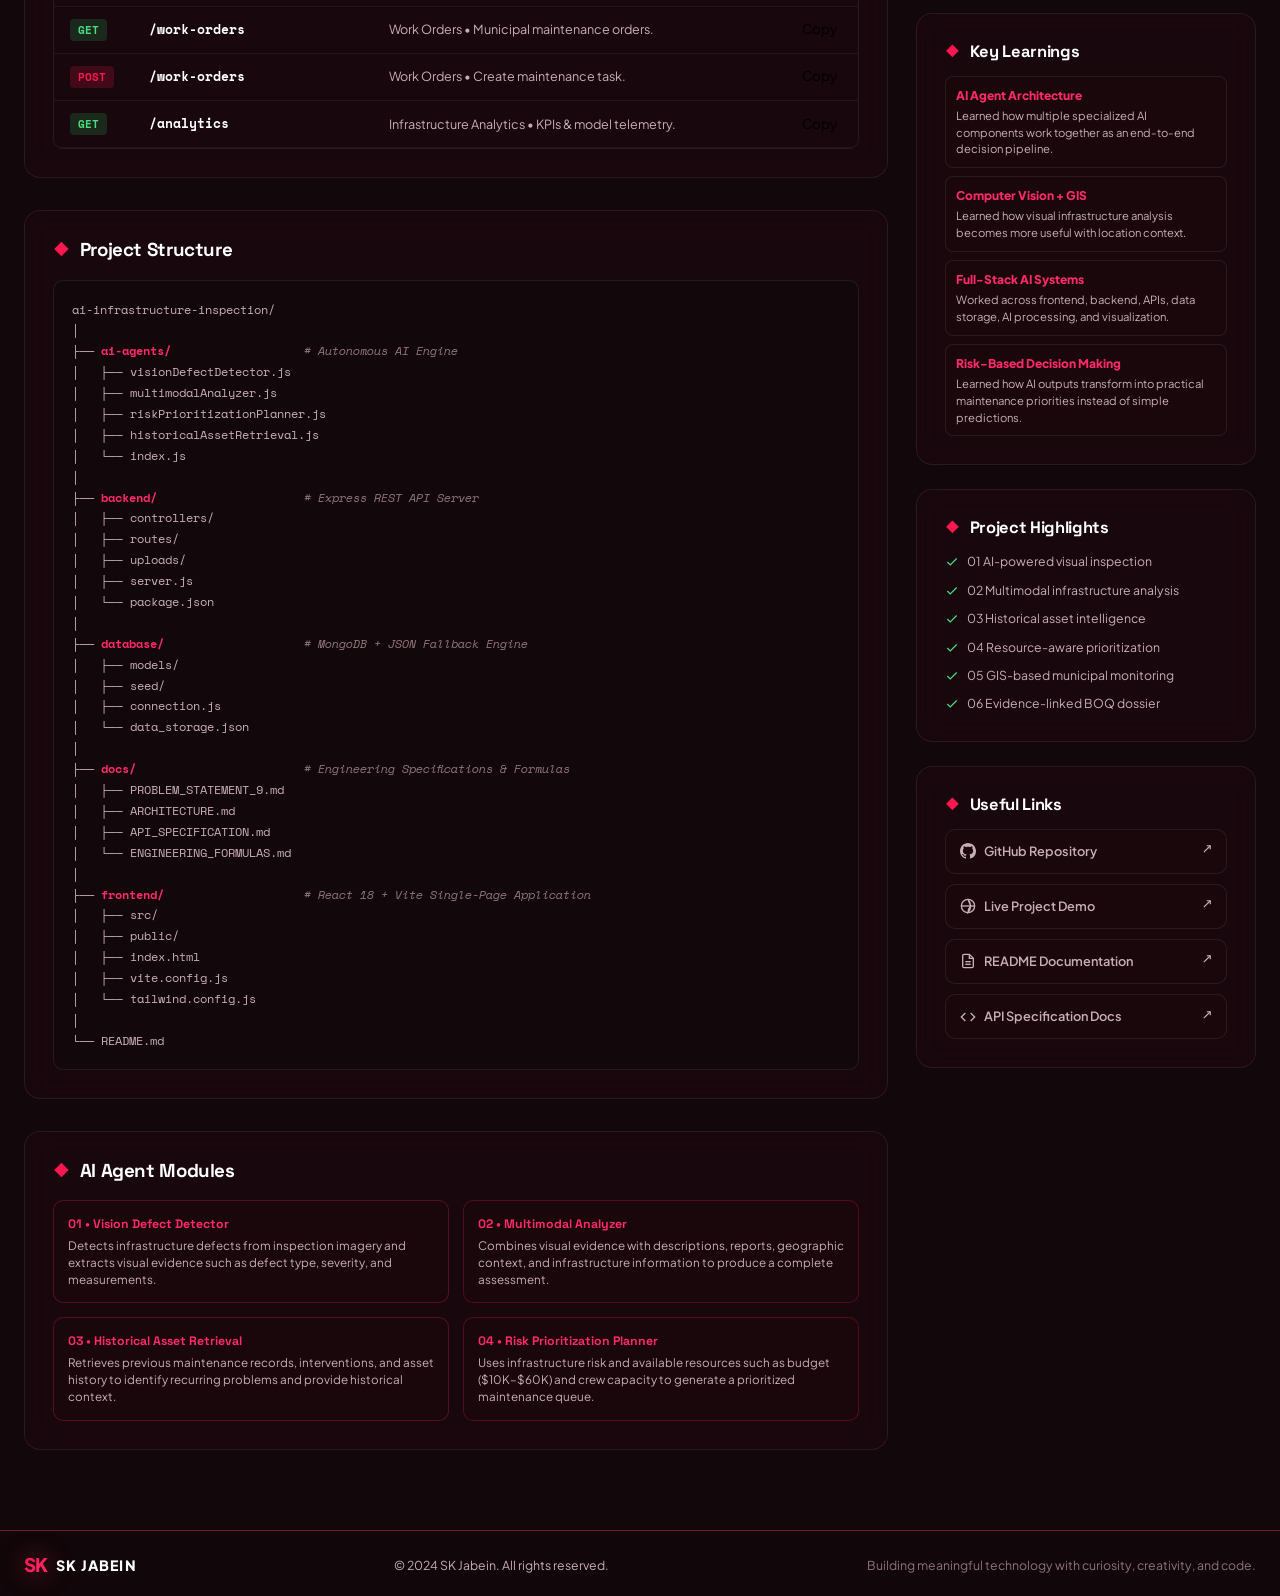
<file: project-landscope.html>
<!DOCTYPE html>
<html lang="en">

<head>
  <meta charset="UTF-8">
  <meta name="viewport" content="width=device-width, initial-scale=1.0">
  <meta name="description"
    content="LANDSCOPE Case Study — Full-stack AI Infrastructure Inspection & Maintenance Prioritization Agent with React 18, Vite, Node.js, Express, MongoDB, Leaflet GIS, and AI Agent Modules by SK Jabein.">
  <title>LANDSCOPE &bull; Case Study | SK Jabein Portfolio</title>

  <!-- Google Fonts: Plus Jakarta Sans & Space Grotesk -->
  <link rel="preconnect" href="https://fonts.googleapis.com">
  <link rel="preconnect" href="https://fonts.gstatic.com" crossorigin>
  <link
    href="https://fonts.googleapis.com/css2?family=Plus+Jakarta+Sans:wght@300;400;500;600;700;800;900&family=Space+Grotesk:wght@500;600;700&family=Space+Mono:wght@400;700&display=swap"
    rel="stylesheet">

  <!-- Stylesheet -->
  <link rel="stylesheet" href="style.css?v=20260912_burgundy_v10">
  <style>
    /* Sleek Typography & Tight Layout Overrides */
    body {
      font-family: 'Plus Jakarta Sans', -apple-system, BlinkMacSystemFont, sans-serif;
      min-height: 100vh;
      overflow-x: hidden;
      background: #12070A;
      color: #FFFFFF;
      line-height: 1.5;
    }

    .standalone-container {
      max-width: 1280px;
      margin: 0 auto;
      padding: 0 24px 40px 24px;
    }

    h1,
    h2,
    h3,
    h4,
    .cs-project-title,
    .cs-card-title {
      font-family: 'Space Grotesk', 'Plus Jakarta Sans', sans-serif !important;
      letter-spacing: -0.02em;
    }

    /* Spacious 4-Card Feature Grid Override */
    .ls-feature-strip {
      display: grid;
      grid-template-columns: repeat(4, 1fr);
      gap: 16px;
      margin: 28px 0;
    }

    .ls-feature-card {
      background: rgba(27, 8, 13, 0.85);
      border: 1px solid rgba(255, 255, 255, 0.08);
      border-radius: 14px;
      padding: 20px;
      backdrop-filter: blur(12px);
      transition: transform 0.25s ease, border-color 0.25s ease, box-shadow 0.25s ease;
      display: flex;
      flex-direction: column;
      gap: 12px;
      height: 100%;
    }

    .ls-feature-card:hover {
      transform: translateY(-3px);
      border-color: rgba(255, 23, 79, 0.4);
      box-shadow: 0 8px 25px rgba(255, 23, 79, 0.15);
    }

    .ls-feature-header {
      display: flex;
      align-items: center;
      gap: 12px;
    }

    .ls-feature-icon {
      width: 40px;
      height: 40px;
      border-radius: 10px;
      background: rgba(255, 23, 79, 0.15);
      border: 1px solid rgba(255, 23, 79, 0.3);
      color: #FF2B68;
      display: flex;
      align-items: center;
      justify-content: center;
      flex-shrink: 0;
    }

    .ls-feature-title {
      font-family: 'Space Grotesk', sans-serif;
      font-size: 0.95rem;
      font-weight: 800;
      color: #ffffff;
      line-height: 1.25;
    }

    .ls-feature-desc {
      font-size: 0.8rem;
      color: #C9AEB5;
      line-height: 1.48;
      width: 100%;
    }

    @media (max-width: 1024px) {
      .ls-feature-strip {
        grid-template-columns: repeat(2, 1fr);
      }
    }

    @media (max-width: 640px) {
      .ls-feature-strip {
        grid-template-columns: 1fr;
      }
    }

    /* Architecture Visual Diagram Styling */
    .arch-diagram-container {
      background: rgba(27, 8, 13, 0.95);
      border: 1px solid rgba(255, 23, 79, 0.25);
      border-radius: 14px;
      padding: 24px;
      margin-top: 14px;
      box-shadow: inset 0 0 30px rgba(0, 0, 0, 0.5);
    }

    .arch-main-header {
      text-align: center;
      padding: 10px 20px;
      background: linear-gradient(135deg, rgba(255, 23, 79, 0.2) 0%, rgba(255, 43, 104, 0.15) 100%);
      border: 1px solid rgba(255, 23, 79, 0.4);
      border-radius: 10px;
      font-family: 'Space Grotesk', sans-serif;
      font-weight: 800;
      font-size: 1rem;
      color: #ffffff;
      max-width: 240px;
      margin: 0 auto 16px auto;
      box-shadow: 0 0 20px rgba(255, 23, 79, 0.2);
    }

    .arch-three-cols {
      display: grid;
      grid-template-columns: repeat(3, 1fr);
      gap: 14px;
      margin-bottom: 16px;
    }

    .arch-col-box {
      background: rgba(27, 8, 13, 0.8);
      border: 1px solid rgba(255, 255, 255, 0.1);
      border-radius: 10px;
      padding: 14px;
      text-align: center;
      transition: border-color 0.25s ease;
    }

    .arch-col-box:hover {
      border-color: rgba(255, 43, 104, 0.4);
    }

    .arch-col-title {
      font-family: 'Space Grotesk', sans-serif;
      font-size: 0.85rem;
      font-weight: 700;
      color: #FF2B68;
      margin-bottom: 4px;
    }

    .arch-col-tech {
      font-size: 0.78rem;
      font-weight: 700;
      color: #ffffff;
      margin-bottom: 2px;
    }

    .arch-col-desc {
      font-size: 0.7rem;
      color: #C9AEB5;
    }

    .arch-connector-line {
      text-align: center;
      color: #FF2B68;
      font-weight: 800;
      font-size: 1.1rem;
      margin: 4px 0 12px 0;
    }

    .arch-layer-box {
      background: rgba(255, 23, 79, 0.1);
      border: 1px solid rgba(255, 23, 79, 0.35);
      border-radius: 10px;
      padding: 14px;
      text-align: center;
      margin-bottom: 16px;
    }

    .arch-layer-title {
      font-family: 'Space Grotesk', sans-serif;
      font-size: 0.9rem;
      font-weight: 800;
      color: #FF2B68;
      text-transform: uppercase;
      letter-spacing: 0.05em;
    }

    .arch-three-agents {
      display: grid;
      grid-template-columns: repeat(3, 1fr);
      gap: 12px;
      margin-top: 10px;
    }

    .arch-agent-card {
      background: rgba(27, 8, 13, 0.9);
      border: 1px solid rgba(255, 43, 104, 0.25);
      border-radius: 8px;
      padding: 10px;
      font-size: 0.75rem;
      font-weight: 700;
      color: #C9AEB5;
    }

    .arch-output-box {
      background: linear-gradient(135deg, rgba(34, 197, 94, 0.15) 0%, rgba(255, 43, 104, 0.1) 100%);
      border: 1px solid rgba(34, 197, 94, 0.4);
      border-radius: 10px;
      padding: 14px;
      text-align: center;
      color: #4ade80;
      font-family: 'Space Grotesk', sans-serif;
      font-weight: 800;
      font-size: 0.88rem;
    }

    @media (max-width: 768px) {

      .arch-three-cols,
      .arch-three-agents {
        grid-template-columns: 1fr;
      }
    }
  </style>
</head>

<body class="theme-dark">

  <!-- Ambient Glow Background -->
  <div class="ambient-glow glow-top-right"></div>
  <div class="ambient-glow glow-bottom-left"></div>

  <!-- Sticky Full-Width Top Navbar -->
  <header class="site-header" id="header">
    <div class="header-container">
      <a href="index.html#home" class="brand-logo" aria-label="SK Jabein Home">
        <span class="logo-mark">SK</span>
        <span class="logo-text">SK JABEIN</span>
      </a>

      <nav class="site-nav" aria-label="Primary Navigation">
        <a href="index.html#home" class="nav-btn">Home</a>
        <a href="index.html#projects" class="nav-btn active">Projects</a>
        <a href="index.html#skills" class="nav-btn">Skills</a>
        <a href="index.html#about" class="nav-btn">About</a>
        <a href="index.html#contact" class="nav-btn">Contact</a>
      </nav>

      <div class="header-actions">
        <button class="theme-toggle-btn" id="themeToggle" aria-label="Toggle Theme">
          <svg class="sun-icon" viewBox="0 0 24 24" width="18" height="18" fill="none" stroke="currentColor"
            stroke-width="2">
            <circle cx="12" cy="12" r="5"></circle>
            <line x1="12" y1="1" x2="12" y2="3"></line>
            <line x1="12" y1="21" x2="12" y2="23"></line>
            <line x1="4.22" y1="4.22" x2="5.64" y2="5.64"></line>
            <line x1="18.36" y1="18.36" x2="19.78" y2="19.78"></line>
            <line x1="1" y1="12" x2="3" y2="12"></line>
            <line x1="21" y1="12" x2="23" y2="12"></line>
            <line x1="4.22" y1="19.78" x2="5.64" y2="18.36"></line>
            <line x1="18.36" y1="5.64" x2="19.78" y2="4.22"></line>
          </svg>
          <svg class="moon-icon" viewBox="0 0 24 24" width="18" height="18" fill="none" stroke="currentColor"
            stroke-width="2">
            <path d="M21 12.79A9 9 0 1 1 11.21 3 7 7 0 0 0 21 12.79z"></path>
          </svg>
        </button>
        <a href="index.html#contact" class="btn btn-connect">
          <span>Let's Connect</span>
          <span class="arrow">&rarr;</span>
        </a>
      </div>
    </div>
  </header>

  <!-- Main Container -->
  <div class="standalone-container">
    <article class="case-study-wrapper">

      <!-- 1. Top Bar: Back Button & Breadcrumbs -->
      <div class="case-study-topbar">
        <a href="index.html#projects" class="cs-back-btn" style="text-decoration: none;">
          <svg viewBox="0 0 24 24" width="16" height="16" fill="none" stroke="currentColor" stroke-width="2">
            <line x1="19" y1="12" x2="5" y2="12"></line>
            <polyline points="12 19 5 12 12 5"></polyline>
          </svg>
          <span>Back to Projects</span>
        </a>
        <nav class="cs-breadcrumb" aria-label="Breadcrumb">
          <a href="index.html#home" class="cs-bread-link">Home</a>
          <span class="cs-bread-sep">&gt;</span>
          <a href="index.html#projects" class="cs-bread-link">Projects</a>
          <span class="cs-bread-sep">&gt;</span>
          <span class="cs-bread-curr">LANDSCOPE</span>
        </nav>
      </div>

      <!-- 2. Two-Column Hero Section -->
      <div class="cs-hero-container">
        <div class="portal-hero-grid">

          <!-- Left Column: Metadata, Title, Subtitle, Description, Tech Badges & CTA Actions -->
          <div class="cs-hero-header">
            <div class="cs-hero-meta-row">
              <span class="proj-index-badge"
                style="width:36px; height:36px; font-size:1rem; border-radius:8px;">04</span>
              <span class="cs-category-badge">AI / COMPUTER VISION / GIS</span>
            </div>

            <h1 class="cs-project-title">LANDSCOPE</h1>
            <p class="cs-subtitle" style="font-size: 1.15rem; font-weight: 700; color: #FF2B68; margin-bottom: 12px;">
              AI Infrastructure Inspection &amp; Maintenance Prioritization Agent
            </p>

            <p class="cs-project-tagline">
              LANDSCOPE is an AI-powered infrastructure intelligence platform that combines computer vision, citizen and
              inspector reports, geospatial context, historical maintenance records, and resource constraints to
              identify infrastructure defects, calculate risk, prioritize maintenance, and generate actionable
              engineering recommendations.
            </p>

            <!-- Technology Badges -->
            <div class="cs-tech-badges-row">
              <span class="cs-tech-pill"><span class="tech-icon-dot"></span>React 18</span>
              <span class="cs-tech-pill"><span class="tech-icon-dot"></span>Vite</span>
              <span class="cs-tech-pill"><span class="tech-icon-dot"></span>Tailwind CSS</span>
              <span class="cs-tech-pill"><span class="tech-icon-dot"></span>Node.js</span>
              <span class="cs-tech-pill"><span class="tech-icon-dot"></span>Express</span>
              <span class="cs-tech-pill"><span class="tech-icon-dot"></span>MongoDB</span>
              <span class="cs-tech-pill"><span class="tech-icon-dot"></span>Computer Vision</span>
              <span class="cs-tech-pill"><span class="tech-icon-dot"></span>AI Agents</span>
              <span class="cs-tech-pill"><span class="tech-icon-dot"></span>GIS</span>
              <span class="cs-tech-pill"><span class="tech-icon-dot"></span>Leaflet</span>
            </div>

            <!-- Hero Action Buttons -->
            <div class="cs-hero-actions-row">
              <a href="https://ai-infrastructure-inspection.vercel.app/" target="_blank" rel="noopener noreferrer"
                class="btn cs-btn-demo">
                <span>Live Demo</span>
                <svg viewBox="0 0 24 24" width="16" height="16" fill="none" stroke="currentColor" stroke-width="2">
                  <path d="M18 13v6a2 2 0 0 1-2 2H5a2 2 0 0 1-2-2V8a2 2 0 0 1 2-2h6"></path>
                  <polyline points="15 3 21 3 21 9"></polyline>
                  <line x1="10" y1="14" x2="21" y2="3"></line>
                </svg>
              </a>
              <a href="https://github.com/Abidbaig-06/ai-infrastructure-inspection" target="_blank"
                rel="noopener noreferrer" class="btn cs-btn-gh">
                <svg viewBox="0 0 24 24" width="16" height="16" fill="currentColor">
                  <path
                    d="M12 0C5.37 0 0 5.37 0 12c0 5.31 3.435 9.795 8.205 11.385.6.105.825-.255.825-.57 0-.285-.015-1.23-.015-2.235-3.015.555-3.795-.735-4.035-1.41-.135-.345-.72-1.41-1.23-1.695-.42-.225-1.02-.78-.015-.795.945-.015 1.62.87 1.845 1.23 1.08 1.815 2.805 1.305 3.495.99.105-.78.42-1.305.765-1.605-2.67-.3-5.46-1.335-5.46-5.925 0-1.305.465-2.385 1.23-3.225-.12-.3-.54-1.53.12-3.18 0 0 1.005-.315 3.3 1.23.96-.27 1.98-.405 3-.405s2.04.135 3 .405c2.295-1.56 3.3-1.23 3.3-1.23.66 1.65.24 2.88.12 3.18.765.84 1.23 1.905 1.23 3.225 0 4.605-2.805 5.625-5.475 5.925.435.375.81 1.095.81 2.22 0 1.605-.015 2.895-.015 3.3 0 .315.225.69.825.57A12.02 12.02 0 0024 12c0-6.63-5.37-12-12-12z" />
                </svg>
                <span>GitHub Repository</span>
                <svg viewBox="0 0 24 24" width="14" height="14" fill="none" stroke="currentColor" stroke-width="2">
                  <polyline points="15 3 21 3 21 9"></polyline>
                  <line x1="10" y1="14" x2="21" y2="3"></line>
                </svg>
              </a>
            </div>
          </div>

          <!-- Right Column: Hero Visual Showcase (Actual Project Image) -->
          <div class="portal-mockup-frame">
            <div class="cs-visual-topbar"
              style="background: #060917; padding: 8px 14px; border-bottom: 1px solid rgba(255, 255, 255, 0.08);">
              <div class="cs-window-dots">
                <span class="dot-red"></span>
                <span class="dot-yellow"></span>
                <span class="dot-green"></span>
              </div>
              <div class="cs-window-title" style="font-size: 0.76rem;">LANDSCOPE &bull; AI Infrastructure Command Center
              </div>
              <div class="cs-live-indicator">
                <span class="live-pulse-dot"></span>
                <span>PROTOTYPE</span>
              </div>
            </div>

            <div style="position: relative; overflow: hidden; background: #060814;">
              <img src="assets/projects/landscope/landscope_featured.jpg"
                alt="LANDSCOPE Infrastructure Intelligence Dashboard"
                style="width: 100%; height: auto; display: block; object-fit: cover;">
            </div>
          </div>
        </div>
      </div>

      <!-- 3. ACTUAL PROJECT SCREENSHOTS GALLERY -->
      <section class="cs-card" style="margin-top: 24px;">
        <h2 class="cs-card-title">
          <span class="icon-cube">&#9670;</span> Actual Project Screenshots
        </h2>
        <div style="display: grid; grid-template-columns: 1fr 1fr; gap: 16px; margin-top: 12px;">
          <div
            style="border-radius: 12px; overflow: hidden; border: 1px solid rgba(255, 43, 104, 0.25); background: #060814;">
            <img src="assets/projects/landscope/landscope_inspection.jpg" alt="AI Inspection & Risk Analysis"
              style="width: 100%; height: 230px; object-fit: cover; display: block;">
            <div
              style="padding: 8px 12px; background: rgba(27, 8, 13, 0.9); font-size: 0.78rem; font-weight: 600; color: #FFFFFF;">
              AI Inspection &amp; Risk Analysis
            </div>
          </div>
          <div
            style="border-radius: 12px; overflow: hidden; border: 1px solid rgba(255, 23, 79, 0.25); background: #060814;">
            <img src="assets/projects/landscope/landscope_gis.jpg" alt="GIS Infrastructure Mapping & Analytics"
              style="width: 100%; height: 230px; object-fit: cover; display: block;">
            <div
              style="padding: 8px 12px; background: rgba(27, 8, 13, 0.9); font-size: 0.78rem; font-weight: 600; color: #FFFFFF;">
              GIS Infrastructure Mapping &amp; Analytics
            </div>
          </div>
        </div>
      </section>

      <!-- 4. SPACIOUS 4-CARD FEATURE STRIP (UNCONSTRAINED FULL-WIDTH DESCRIPTION LAYOUT) -->
      <div class="ls-feature-strip">
        <div class="ls-feature-card">
          <div class="ls-feature-header">
            <div class="ls-feature-icon">
              <svg viewBox="0 0 24 24" width="20" height="20" fill="none" stroke="currentColor" stroke-width="2">
                <circle cx="11" cy="11" r="8"></circle>
                <line x1="21" y1="21" x2="16.65" y2="16.65"></line>
              </svg>
            </div>
            <div class="ls-feature-title">AI Defect Detection</div>
          </div>
          <div class="ls-feature-desc">
            Detects infrastructure defects from visual inspection evidence using computer vision models.
          </div>
        </div>

        <div class="ls-feature-card">
          <div class="ls-feature-header">
            <div class="ls-feature-icon">
              <svg viewBox="0 0 24 24" width="20" height="20" fill="none" stroke="currentColor" stroke-width="2">
                <path d="M12 2a10 10 0 1 0 10 10A10 10 0 0 0 12 2zm0 18a8 8 0 1 1 8-8 8 8 0 0 1-8 8z"></path>
              </svg>
            </div>
            <div class="ls-feature-title">Risk Intelligence</div>
          </div>
          <div class="ls-feature-desc">
            Combines defect severity, asset context, location, and historical information into composite risk scores.
          </div>
        </div>

        <div class="ls-feature-card">
          <div class="ls-feature-header">
            <div class="ls-feature-icon">
              <svg viewBox="0 0 24 24" width="20" height="20" fill="none" stroke="currentColor" stroke-width="2">
                <polyline points="22 12 18 12 15 21 9 3 6 12 2 12"></polyline>
              </svg>
            </div>
            <div class="ls-feature-title">Maintenance Prioritization</div>
          </div>
          <div class="ls-feature-desc">
            Ranks infrastructure maintenance needs using risk, budget, and available crew constraints.
          </div>
        </div>

        <div class="ls-feature-card">
          <div class="ls-feature-header">
            <div class="ls-feature-icon">
              <svg viewBox="0 0 24 24" width="20" height="20" fill="none" stroke="currentColor" stroke-width="2">
                <polygon points="1 6 1 22 8 18 16 22 23 18 23 2 16 6 8 2 1 6"></polygon>
              </svg>
            </div>
            <div class="ls-feature-title">GIS Infrastructure View</div>
          </div>
          <div class="ls-feature-desc">
            Provides geographic context for infrastructure assets, complaints, inspections, and risk locations.
          </div>
        </div>
      </div>

      <!-- 5. TWO-COLUMN CASE STUDY LAYOUT -->
      <div class="cs-layout-grid">
        <!-- Left / Main Column -->
        <main class="cs-main-content">

          <!-- About The Project & Problem Solved -->
          <section class="cs-card">
            <h2 class="cs-card-title">
              <span class="icon-cube">&#9670;</span> About the Project
            </h2>
            <p class="cs-prose">
              <strong>LANDSCOPE</strong> was designed as an infrastructure intelligence system for helping municipal
              teams move from reactive maintenance toward evidence-based prioritization.
            </p>
            <p class="cs-prose">
              The platform brings together visual inspection evidence, citizen complaints, asset information, geographic
              context, historical maintenance records, AI-generated risk assessment, budget constraints, and crew
              availability.
            </p>
            <p class="cs-prose">
              The result is a workflow that helps identify high-risk infrastructure and determine which maintenance
              actions should be handled first.
            </p>
          </section>

          <!-- AI Inspection & Prioritization Workflow Pipeline -->
          <section class="cs-card">
            <h2 class="cs-card-title">
              <span class="icon-cube">&#9670;</span> AI Inspection &amp; Prioritization Workflow
            </h2>
            <div
              style="display: flex; flex-wrap: wrap; align-items: center; justify-content: center; gap: 8px; font-family: var(--font-mono); font-size: 0.72rem; text-align: center; margin-top: 14px;">
              <div
                style="padding: 6px 10px; background: rgba(27, 8, 13, 0.9); border: 1px solid rgba(255, 43, 104, 0.3); border-radius: 6px; color: #FF2B68;">
                01 Map / Asset</div>
              <span style="color: #FF2B68;">→</span>
              <div
                style="padding: 6px 10px; background: rgba(27, 8, 13, 0.9); border: 1px solid rgba(255, 23, 79, 0.3); border-radius: 6px; color: #FF2B68;">
                02 Inspection Evidence</div>
              <span style="color: #FF2B68;">→</span>
              <div
                style="padding: 6px 10px; background: rgba(27, 8, 13, 0.9); border: 1px solid rgba(255, 43, 104, 0.3); border-radius: 6px; color: #FF2B68;">
                03 Visual AI Analysis</div>
              <span style="color: #FF2B68;">→</span>
              <div
                style="padding: 6px 10px; background: rgba(27, 8, 13, 0.9); border: 1px solid rgba(255, 23, 79, 0.3); border-radius: 6px; color: #FF2B68;">
                04 Multimodal Context</div>
              <span style="color: #FF2B68;">→</span>
              <div
                style="padding: 6px 10px; background: rgba(27, 8, 13, 0.9); border: 1px solid rgba(255, 43, 104, 0.3); border-radius: 6px; color: #FF2B68;">
                05 Historical Retrieval</div>
              <span style="color: #FF2B68;">→</span>
              <div
                style="padding: 6px 10px; background: rgba(27, 8, 13, 0.9); border: 1px solid rgba(255, 23, 79, 0.3); border-radius: 6px; color: #FF2B68;">
                06 Risk Score</div>
              <span style="color: #FF2B68;">→</span>
              <div
                style="padding: 6px 10px; background: rgba(27, 8, 13, 0.9); border: 1px solid rgba(255, 43, 104, 0.3); border-radius: 6px; color: #FF2B68;">
                07 Priority Ranking</div>
              <span style="color: #FF2B68;">→</span>
              <div
                style="padding: 6px 10px; background: rgba(27, 8, 13, 0.9); border: 1px solid rgba(255, 23, 79, 0.3); border-radius: 6px; color: #FF2B68;">
                08 Recommendation</div>
              <span style="color: #FF2B68;">→</span>
              <div
                style="padding: 6px 10px; background: rgba(27, 8, 13, 0.9); border: 1px solid rgba(255, 43, 104, 0.3); border-radius: 6px; color: #FF2B68;">
                09 Human Approval</div>
              <span style="color: #4ade80;">→</span>
              <div
                style="padding: 6px 10px; background: rgba(34, 197, 94, 0.15); border: 1px solid rgba(34, 197, 94, 0.4); border-radius: 6px; color: #4ade80;">
                10 Updated Status</div>
            </div>
          </section>

          <!-- Key Features Grid -->
          <section class="cs-card">
            <h2 class="cs-card-title">
              <span class="icon-cube">&#9670;</span> Key Features
            </h2>
            <div class="cs-two-col">
              <div>
                <ul class="cs-list" style="font-size: 0.82rem;">
                  <li><svg viewBox="0 0 24 24" width="14" height="14" fill="none" stroke="currentColor"
                      stroke-width="2">
                      <polyline points="20 6 9 17 4 12"></polyline>
                    </svg>Computer Vision Defect Inspection</li>
                  <li><svg viewBox="0 0 24 24" width="14" height="14" fill="none" stroke="currentColor"
                      stroke-width="2">
                      <polyline points="20 6 9 17 4 12"></polyline>
                    </svg>Multimodal Evidence Analysis</li>
                  <li><svg viewBox="0 0 24 24" width="14" height="14" fill="none" stroke="currentColor"
                      stroke-width="2">
                      <polyline points="20 6 9 17 4 12"></polyline>
                    </svg>Composite Risk Scoring (0–100)</li>
                  <li><svg viewBox="0 0 24 24" width="14" height="14" fill="none" stroke="currentColor"
                      stroke-width="2">
                      <polyline points="20 6 9 17 4 12"></polyline>
                    </svg>Historical Asset Retrieval</li>
                </ul>
              </div>
              <div>
                <ul class="cs-list" style="font-size: 0.82rem;">
                  <li><svg viewBox="0 0 24 24" width="14" height="14" fill="none" stroke="currentColor"
                      stroke-width="2">
                      <polyline points="20 6 9 17 4 12"></polyline>
                    </svg>GIS Infrastructure Mapping</li>
                  <li><svg viewBox="0 0 24 24" width="14" height="14" fill="none" stroke="currentColor"
                      stroke-width="2">
                      <polyline points="20 6 9 17 4 12"></polyline>
                    </svg>Citizen Complaint Intelligence</li>
                  <li><svg viewBox="0 0 24 24" width="14" height="14" fill="none" stroke="currentColor"
                      stroke-width="2">
                      <polyline points="20 6 9 17 4 12"></polyline>
                    </svg>Resource-Aware Prioritization</li>
                  <li><svg viewBox="0 0 24 24" width="14" height="14" fill="none" stroke="currentColor"
                      stroke-width="2">
                      <polyline points="20 6 9 17 4 12"></polyline>
                    </svg>Engineering Recommendations</li>
                </ul>
              </div>
            </div>
          </section>

          <!-- PROPER & FULLY-ACCURATE SYSTEM ARCHITECTURE DIAGRAM -->
          <section class="cs-card">
            <h2 class="cs-card-title">
              <span class="icon-cube">&#9670;</span> System Architecture
            </h2>

            <div class="arch-diagram-container">
              <!-- Top Root -->
              <div class="arch-main-header">
                LANDSCOPE AGENT
              </div>
              <div class="arch-connector-line">│</div>

              <!-- 3 Top Layer Columns -->
              <div class="arch-three-cols">
                <div class="arch-col-box">
                  <div class="arch-col-title">FRONTEND</div>
                  <div class="arch-col-tech">React 18 + Vite</div>
                  <div class="arch-col-desc">Leaflet GIS Interface &amp; Workbench</div>
                </div>
                <div class="arch-col-box">
                  <div class="arch-col-title">BACKEND</div>
                  <div class="arch-col-tech">Node.js + Express</div>
                  <div class="arch-col-desc">REST Router &amp; Controller API</div>
                </div>
                <div class="arch-col-box">
                  <div class="arch-col-title">DATA LAYER</div>
                  <div class="arch-col-tech">MongoDB + Mongoose</div>
                  <div class="arch-col-desc">Asset Data &amp; Local JSON Fallback</div>
                </div>
              </div>

              <div class="arch-connector-line">▼</div>

              <!-- AI Agent Layer -->
              <div class="arch-layer-box">
                <div class="arch-layer-title">Autonomous AI Agent Layer (`ai-agents/`)</div>
                <div class="arch-three-agents">
                  <div class="arch-agent-card">
                    📷 Vision Detector<br>
                    <span style="font-weight:400; color:#C9AEB5; font-size:0.68rem;">Bounding Box &amp; Cracking</span>
                  </div>
                  <div class="arch-agent-card">
                    ⚡ Multimodal Analyzer<br>
                    <span style="font-weight:400; color:#C9AEB5; font-size:0.68rem;">Text, GIS &amp; 0-100 Risk</span>
                  </div>
                  <div class="arch-agent-card">
                    📜 Historical Retrieval<br>
                    <span style="font-weight:400; color:#C9AEB5; font-size:0.68rem;">Repairs &amp; Warranty
                      Context</span>
                  </div>
                </div>
              </div>

              <div class="arch-connector-line">▼</div>

              <!-- Risk Prioritization Planner -->
              <div
                style="background: rgba(27, 8, 13, 0.9); border: 1px solid rgba(255, 23, 79, 0.4); border-radius: 10px; padding: 12px; text-align: center; margin-bottom: 16px;">
                <div
                  style="font-family: 'Space Grotesk', sans-serif; font-size: 0.85rem; font-weight: 800; color: #FF2B68;">
                  🎯 Risk &amp; Resource Prioritization Planner
                </div>
                <div style="font-size: 0.72rem; color: #C9AEB5; margin-top: 2px;">
                  Optimizes Knapsack Allocation ($10K–$60K Budget &amp; Crew Constraints)
                </div>
              </div>

              <div class="arch-connector-line">▼</div>

              <!-- Output Layer -->
              <div class="arch-output-box">
                🛠️ Prioritized Actionable Maintenance Plan &amp; Engineering Dossier (BOQ &amp; IRC:82)
              </div>
            </div>
          </section>

          <!-- Backend REST API Architecture Table -->
          <section class="cs-card">
            <h2 class="cs-card-title">
              <span class="icon-cube">&#9670;</span> Backend REST API Architecture
            </h2>
            <div class="cs-api-table-wrapper" style="margin-top: 14px;">
              <table class="cs-api-table">
                <thead>
                  <tr>
                    <th>Method</th>
                    <th>Endpoint</th>
                    <th>Module &amp; Purpose</th>
                    <th>Action</th>
                  </tr>
                </thead>
                <tbody>
                  <tr>
                    <td><span class="method-badge method-post">POST</span></td>
                    <td><span class="endpoint-code">/ai-agent/inspect</span></td>
                    <td>AI Inspection Agent &bull; Multimodal defect detection &amp; risk scoring.</td>
                    <td><button class="btn-api-copy"
                        onclick="navigator.clipboard.writeText('/ai-agent/inspect')">Copy</button></td>
                  </tr>
                  <tr>
                    <td><span class="method-badge method-get">GET</span></td>
                    <td><span class="endpoint-code">/ai-agent/prioritize</span></td>
                    <td>Risk Prioritization Planner &bull; Budget/crew knapsack optimizer.</td>
                    <td><button class="btn-api-copy"
                        onclick="navigator.clipboard.writeText('/ai-agent/prioritize')">Copy</button></td>
                  </tr>
                  <tr>
                    <td><span class="method-badge method-get">GET</span></td>
                    <td><span class="endpoint-code">/ai-agent/history/:assetId</span></td>
                    <td>Historical Asset Retrieval &bull; Repair logs &amp; warranty tracking.</td>
                    <td><button class="btn-api-copy"
                        onclick="navigator.clipboard.writeText('/ai-agent/history/:assetId')">Copy</button></td>
                  </tr>
                  <tr>
                    <td><span class="method-badge method-get">GET</span></td>
                    <td><span class="endpoint-code">/ai-agent/assets</span></td>
                    <td>Infrastructure Assets &bull; Returns tracked asset metadata.</td>
                    <td><button class="btn-api-copy"
                        onclick="navigator.clipboard.writeText('/ai-agent/assets')">Copy</button></td>
                  </tr>
                  <tr>
                    <td><span class="method-badge method-get">GET</span></td>
                    <td><span class="endpoint-code">/complaints</span></td>
                    <td>Citizen Complaints &bull; Ward &amp; severity filtering.</td>
                    <td><button class="btn-api-copy"
                        onclick="navigator.clipboard.writeText('/complaints')">Copy</button></td>
                  </tr>
                  <tr>
                    <td><span class="method-badge method-post">POST</span></td>
                    <td><span class="endpoint-code">/complaints</span></td>
                    <td>Citizen Complaint Registration &bull; AI triage scoring.</td>
                    <td><button class="btn-api-copy"
                        onclick="navigator.clipboard.writeText('/complaints')">Copy</button></td>
                  </tr>
                  <tr>
                    <td><span class="method-badge method-post">POST</span></td>
                    <td><span class="endpoint-code">/complaints/:id/resolve</span></td>
                    <td>Complaint Resolution &bull; After-repair evidence.</td>
                    <td><button class="btn-api-copy"
                        onclick="navigator.clipboard.writeText('/complaints/:id/resolve')">Copy</button></td>
                  </tr>
                  <tr>
                    <td><span class="method-badge method-get">GET</span></td>
                    <td><span class="endpoint-code">/work-orders</span></td>
                    <td>Work Orders &bull; Municipal maintenance orders.</td>
                    <td><button class="btn-api-copy"
                        onclick="navigator.clipboard.writeText('/work-orders')">Copy</button></td>
                  </tr>
                  <tr>
                    <td><span class="method-badge method-post">POST</span></td>
                    <td><span class="endpoint-code">/work-orders</span></td>
                    <td>Work Orders &bull; Create maintenance task.</td>
                    <td><button class="btn-api-copy"
                        onclick="navigator.clipboard.writeText('/work-orders')">Copy</button></td>
                  </tr>
                  <tr>
                    <td><span class="method-badge method-get">GET</span></td>
                    <td><span class="endpoint-code">/analytics</span></td>
                    <td>Infrastructure Analytics &bull; KPIs &amp; model telemetry.</td>
                    <td><button class="btn-api-copy" onclick="navigator.clipboard.writeText('/analytics')">Copy</button>
                    </td>
                  </tr>
                </tbody>
              </table>
            </div>
          </section>

          <!-- Project Structure -->
          <section class="cs-card">
            <h2 class="cs-card-title">
              <span class="icon-cube">&#9670;</span> Project Structure
            </h2>
            <pre class="cs-tree-block">ai-infrastructure-inspection/
│
├── <span class="cs-tree-file">ai-agents/</span>                   <span class="cs-tree-comment"># Autonomous AI Engine</span>
│   ├── visionDefectDetector.js
│   ├── multimodalAnalyzer.js
│   ├── riskPrioritizationPlanner.js
│   ├── historicalAssetRetrieval.js
│   └── index.js
│
├── <span class="cs-tree-file">backend/</span>                     <span class="cs-tree-comment"># Express REST API Server</span>
│   ├── controllers/
│   ├── routes/
│   ├── uploads/
│   ├── server.js
│   └── package.json
│
├── <span class="cs-tree-file">database/</span>                    <span class="cs-tree-comment"># MongoDB + JSON Fallback Engine</span>
│   ├── models/
│   ├── seed/
│   ├── connection.js
│   └── data_storage.json
│
├── <span class="cs-tree-file">docs/</span>                        <span class="cs-tree-comment"># Engineering Specifications &amp; Formulas</span>
│   ├── PROBLEM_STATEMENT_9.md
│   ├── ARCHITECTURE.md
│   ├── API_SPECIFICATION.md
│   └── ENGINEERING_FORMULAS.md
│
├── <span class="cs-tree-file">frontend/</span>                    <span class="cs-tree-comment"># React 18 + Vite Single-Page Application</span>
│   ├── src/
│   ├── public/
│   ├── index.html
│   ├── vite.config.js
│   └── tailwind.config.js
│
└── README.md</pre>
          </section>

          <!-- AI Agent Modules (4 Cards) -->
          <section class="cs-card">
            <h2 class="cs-card-title">
              <span class="icon-cube">&#9670;</span> AI Agent Modules
            </h2>
            <div style="display: grid; grid-template-columns: 1fr 1fr; gap: 14px;">
              <div
                style="padding: 14px; background: rgba(27, 8, 13, 0.8); border: 1px solid rgba(255, 43, 104, 0.25); border-radius: 10px;">
                <div
                  style="font-family: 'Space Grotesk', sans-serif; font-size: 0.82rem; font-weight: 800; color: #FF2B68;">
                  01 &bull; Vision Defect Detector</div>
                <p style="font-size: 0.78rem; color: #C9AEB5; margin-top: 4px; line-height: 1.45;">Detects
                  infrastructure defects from inspection imagery and extracts visual evidence such as defect type,
                  severity, and measurements.</p>
              </div>
              <div
                style="padding: 14px; background: rgba(27, 8, 13, 0.8); border: 1px solid rgba(255, 23, 79, 0.25); border-radius: 10px;">
                <div
                  style="font-family: 'Space Grotesk', sans-serif; font-size: 0.82rem; font-weight: 800; color: #FF2B68;">
                  02 &bull; Multimodal Analyzer</div>
                <p style="font-size: 0.78rem; color: #C9AEB5; margin-top: 4px; line-height: 1.45;">Combines visual
                  evidence with descriptions, reports, geographic context, and infrastructure information to produce a
                  complete assessment.</p>
              </div>
              <div
                style="padding: 14px; background: rgba(27, 8, 13, 0.8); border: 1px solid rgba(255, 43, 104, 0.25); border-radius: 10px;">
                <div
                  style="font-family: 'Space Grotesk', sans-serif; font-size: 0.82rem; font-weight: 800; color: #FF2B68;">
                  03 &bull; Historical Asset Retrieval</div>
                <p style="font-size: 0.78rem; color: #C9AEB5; margin-top: 4px; line-height: 1.45;">Retrieves previous
                  maintenance records, interventions, and asset history to identify recurring problems and provide
                  historical context.</p>
              </div>
              <div
                style="padding: 14px; background: rgba(27, 8, 13, 0.8); border: 1px solid rgba(255, 23, 79, 0.25); border-radius: 10px;">
                <div
                  style="font-family: 'Space Grotesk', sans-serif; font-size: 0.82rem; font-weight: 800; color: #FF2B68;">
                  04 &bull; Risk Prioritization Planner</div>
                <p style="font-size: 0.78rem; color: #C9AEB5; margin-top: 4px; line-height: 1.45;">Uses infrastructure
                  risk and available resources such as budget ($10K–$60K) and crew capacity to generate a prioritized
                  maintenance queue.</p>
              </div>
            </div>
          </section>

        </main>

        <!-- Right Column / Sidebar Info Cards -->
        <aside class="cs-sidebar">

          <!-- 01 Project Info Card -->
          <div class="cs-card">
            <h3 class="cs-card-title" style="font-size: 1.1rem; margin-bottom: 14px;">
              <span class="icon-cube">&#9670;</span> Project Info
            </h3>
            <div class="cs-info-row">
              <span class="cs-info-label">Project:</span>
              <span class="cs-info-val">LANDSCOPE</span>
            </div>
            <div class="cs-info-row">
              <span class="cs-info-label">Number:</span>
              <span class="cs-info-val">04</span>
            </div>
            <div class="cs-info-row">
              <span class="cs-info-label">Category:</span>
              <span class="cs-info-val" style="color: #FF2B68;">AI / CV / GIS</span>
            </div>
            <div class="cs-info-row">
              <span class="cs-info-label">Type:</span>
              <span class="cs-info-val" style="color: #FF2B68;">Infrastructure Intelligence</span>
            </div>
            <div class="cs-info-row">
              <span class="cs-info-label">Deployment:</span>
              <span class="cs-info-val" style="color: #4ade80;">Guntur Municipal Corp</span>
            </div>
            <div class="cs-info-row">
              <span class="cs-info-label">Coordinates:</span>
              <span class="cs-info-val">16.3067° N, 80.4365° E</span>
            </div>
            <div class="cs-info-row">
              <span class="cs-info-label">Status:</span>
              <span class="cs-info-val">Prototype</span>
            </div>
          </div>

          <!-- 02 Technology Stack Breakdown Card -->
          <div class="cs-card">
            <h3 class="cs-card-title" style="font-size: 1.1rem; margin-bottom: 14px;">
              <span class="icon-cube">&#9670;</span> Technology Stack
            </h3>
            <div style="display: flex; flex-direction: column; gap: 10px; font-size: 0.8rem;">
              <div>
                <strong style="color: #FF2B68; display: block;">Frontend:</strong>
                <span style="color: #C9AEB5;">React 18, Vite, Tailwind CSS, Leaflet GIS</span>
              </div>
              <div>
                <strong style="color: #FF2B68; display: block;">Backend:</strong>
                <span style="color: #C9AEB5;">Node.js, Express REST API</span>
              </div>
              <div>
                <strong style="color: #FF2B68; display: block;">Database:</strong>
                <span style="color: #C9AEB5;">MongoDB, Mongoose, JSON Fallback</span>
              </div>
              <div>
                <strong style="color: #FF2B68; display: block;">AI Agents:</strong>
                <span style="color: #C9AEB5;">Vision Detector, Multimodal Analyzer, Risk Planner, History
                  Retrieval</span>
              </div>
            </div>
          </div>

          <!-- 03 Prototype Telemetry Metrics Card -->
          <div class="cs-card">
            <h3 class="cs-card-title" style="font-size: 1.1rem; margin-bottom: 14px;">
              <span class="icon-cube">&#9670;</span> Prototype Telemetry
            </h3>
            <div
              style="display: grid; grid-template-columns: 1fr 1fr; gap: 10px; font-family: 'Space Grotesk', sans-serif; text-align: center;">
              <div
                style="background: rgba(255, 23, 79, 0.12); border: 1px solid rgba(255, 23, 79, 0.3); border-radius: 8px; padding: 10px;">
                <div style="font-size: 1.15rem; font-weight: 800; color: #FF2B68;">94.8%</div>
                <div style="font-size: 0.68rem; color: #C9AEB5;">Statutory SLA Rate</div>
              </div>
              <div
                style="background: rgba(255, 43, 104, 0.12); border: 1px solid rgba(255, 43, 104, 0.3); border-radius: 8px; padding: 10px;">
                <div style="font-size: 1.15rem; font-weight: 800; color: #FF2B68;">PCI 0-100</div>
                <div style="font-size: 0.68rem; color: #C9AEB5;">Condition Index</div>
              </div>
              <div
                style="background: rgba(34, 197, 94, 0.12); border: 1px solid rgba(34, 197, 94, 0.3); border-radius: 8px; padding: 10px;">
                <div style="font-size: 1.15rem; font-weight: 800; color: #4ade80;">$10K-$60K</div>
                <div style="font-size: 0.68rem; color: #C9AEB5;">Budget Slider</div>
              </div>
              <div
                style="background: rgba(245, 158, 11, 0.12); border: 1px solid rgba(245, 158, 11, 0.3); border-radius: 8px; padding: 10px;">
                <div style="font-size: 1.15rem; font-weight: 800; color: #f59e0b;">IRC:82</div>
                <div style="font-size: 0.68rem; color: #C9AEB5;">Code Standard</div>
              </div>
            </div>
          </div>

          <!-- 04 What I Built • Engineering Contributions -->
          <div class="cs-card">
            <h3 class="cs-card-title" style="font-size: 1.1rem; margin-bottom: 14px;">
              <span class="icon-cube">&#9670;</span> What I Built &bull; Engineering Contributions
            </h3>
            <div style="display: flex; flex-direction: column; gap: 10px;">
              <div
                style="padding: 10px; background: rgba(27, 8, 13, 0.8); border: 1px solid rgba(255, 43, 104, 0.25); border-radius: 8px;">
                <div style="font-weight: 800; font-size: 0.82rem; color: #FF2B68;">01 &bull; Frontend &amp; GIS</div>
                <p style="font-size: 0.76rem; color: #C9AEB5; margin-top: 2px; line-height: 1.4;">Built the
                  infrastructure monitoring interface using React/Vite with GIS visualization and AI
                  inspection/analytics views.</p>
              </div>
              <div
                style="padding: 10px; background: rgba(27, 8, 13, 0.8); border: 1px solid rgba(255, 23, 79, 0.25); border-radius: 8px;">
                <div style="font-weight: 800; font-size: 0.82rem; color: #FF2B68;">02 &bull; AI &amp; Computer Vision
                </div>
                <p style="font-size: 0.76rem; color: #C9AEB5; margin-top: 2px; line-height: 1.4;">Implemented the
                  AI-agent workflow for visual defect detection, multimodal analysis, and infrastructure risk
                  assessment.</p>
              </div>
              <div
                style="padding: 10px; background: rgba(27, 8, 13, 0.8); border: 1px solid rgba(255, 43, 104, 0.25); border-radius: 8px;">
                <div style="font-weight: 800; font-size: 0.82rem; color: #FF2B68;">03 &bull; Backend &amp; Data</div>
                <p style="font-size: 0.76rem; color: #C9AEB5; margin-top: 2px; line-height: 1.4;">Built the Express REST
                  API supporting complaints, assets, inspections, work orders, analytics, and AI-agent workflows.</p>
              </div>
              <div
                style="padding: 10px; background: rgba(27, 8, 13, 0.8); border: 1px solid rgba(255, 23, 79, 0.25); border-radius: 8px;">
                <div style="font-weight: 800; font-size: 0.82rem; color: #FF2B68;">04 &bull; Prioritization Engine</div>
                <p style="font-size: 0.76rem; color: #C9AEB5; margin-top: 2px; line-height: 1.4;">Implemented
                  resource-aware maintenance prioritization using risk, budget, and available crew capacity.</p>
              </div>
            </div>
          </div>

          <!-- 05 Technical Challenges -->
          <div class="cs-card">
            <h3 class="cs-card-title" style="font-size: 1.1rem; margin-bottom: 14px;">
              <span class="icon-cube">&#9670;</span> Technical Challenges
            </h3>
            <div style="display: flex; flex-direction: column; gap: 10px;">
              <div
                style="padding: 10px; background: rgba(27, 8, 13, 0.8); border-left: 3px solid #FF2B68; border-radius: 0 8px 8px 0;">
                <div style="font-weight: 700; font-size: 0.8rem; color: #fff;">01 &bull; Multimodal Analysis</div>
                <p style="font-size: 0.75rem; color: #C9AEB5; margin-top: 2px;"><strong>Challenge:</strong> Decisions
                  require more than image analysis.<br><strong>Solution:</strong> Combine visual evidence with reports,
                  GIS context &amp; repair history.</p>
              </div>
              <div
                style="padding: 10px; background: rgba(27, 8, 13, 0.8); border-left: 3px solid #FF2B68; border-radius: 0 8px 8px 0;">
                <div style="font-weight: 700; font-size: 0.8rem; color: #fff;">02 &bull; Resource-Aware Prioritization
                </div>
                <p style="font-size: 0.75rem; color: #C9AEB5; margin-top: 2px;"><strong>Challenge:</strong> High-risk
                  assets need prioritization with real constraints.<br><strong>Solution:</strong> Include budget &amp;
                  crew availability in the maintenance workflow.</p>
              </div>
              <div
                style="padding: 10px; background: rgba(27, 8, 13, 0.8); border-left: 3px solid #4ade80; border-radius: 0 8px 8px 0;">
                <div style="font-weight: 700; font-size: 0.8rem; color: #fff;">03 &bull; Real-World GIS Context</div>
                <p style="font-size: 0.75rem; color: #C9AEB5; margin-top: 2px;"><strong>Challenge:</strong> Problems are
                  strongly connected to location.<br><strong>Solution:</strong> Use Leaflet GIS complaint mapping for
                  physical geographic context.</p>
              </div>
            </div>
          </div>

          <!-- 06 Key Learnings -->
          <div class="cs-card">
            <h3 class="cs-card-title" style="font-size: 1.1rem; margin-bottom: 14px;">
              <span class="icon-cube">&#9670;</span> Key Learnings
            </h3>
            <div style="display: flex; flex-direction: column; gap: 8px;">
              <div
                style="padding: 10px; background: rgba(27, 8, 13, 0.8); border: 1px solid rgba(255, 255, 255, 0.08); border-radius: 8px;">
                <div style="font-weight: 800; font-size: 0.8rem; color: #FF2B68;">AI Agent Architecture</div>
                <p style="font-size: 0.75rem; color: #C9AEB5; margin-top: 2px;">Learned how multiple specialized AI
                  components work together as an end-to-end decision pipeline.</p>
              </div>
              <div
                style="padding: 10px; background: rgba(27, 8, 13, 0.8); border: 1px solid rgba(255, 255, 255, 0.08); border-radius: 8px;">
                <div style="font-weight: 800; font-size: 0.8rem; color: #FF2B68;">Computer Vision + GIS</div>
                <p style="font-size: 0.75rem; color: #C9AEB5; margin-top: 2px;">Learned how visual infrastructure
                  analysis becomes more useful with location context.</p>
              </div>
              <div
                style="padding: 10px; background: rgba(27, 8, 13, 0.8); border: 1px solid rgba(255, 255, 255, 0.08); border-radius: 8px;">
                <div style="font-weight: 800; font-size: 0.8rem; color: #FF2B68;">Full-Stack AI Systems</div>
                <p style="font-size: 0.75rem; color: #C9AEB5; margin-top: 2px;">Worked across frontend, backend, APIs,
                  data storage, AI processing, and visualization.</p>
              </div>
              <div
                style="padding: 10px; background: rgba(27, 8, 13, 0.8); border: 1px solid rgba(255, 255, 255, 0.08); border-radius: 8px;">
                <div style="font-weight: 800; font-size: 0.8rem; color: #FF2B68;">Risk-Based Decision Making</div>
                <p style="font-size: 0.75rem; color: #C9AEB5; margin-top: 2px;">Learned how AI outputs transform into
                  practical maintenance priorities instead of simple predictions.</p>
              </div>
            </div>
          </div>

          <!-- 07 Project Highlights Card -->
          <div class="cs-card">
            <h3 class="cs-card-title" style="font-size: 1.1rem; margin-bottom: 14px;">
              <span class="icon-cube">&#9670;</span> Project Highlights
            </h3>
            <ul class="cs-list" style="font-size: 0.82rem;">
              <li><svg viewBox="0 0 24 24" width="14" height="14" fill="none" stroke="currentColor" stroke-width="2">
                  <polyline points="20 6 9 17 4 12"></polyline>
                </svg>01 AI-powered visual inspection</li>
              <li><svg viewBox="0 0 24 24" width="14" height="14" fill="none" stroke="currentColor" stroke-width="2">
                  <polyline points="20 6 9 17 4 12"></polyline>
                </svg>02 Multimodal infrastructure analysis</li>
              <li><svg viewBox="0 0 24 24" width="14" height="14" fill="none" stroke="currentColor" stroke-width="2">
                  <polyline points="20 6 9 17 4 12"></polyline>
                </svg>03 Historical asset intelligence</li>
              <li><svg viewBox="0 0 24 24" width="14" height="14" fill="none" stroke="currentColor" stroke-width="2">
                  <polyline points="20 6 9 17 4 12"></polyline>
                </svg>04 Resource-aware prioritization</li>
              <li><svg viewBox="0 0 24 24" width="14" height="14" fill="none" stroke="currentColor" stroke-width="2">
                  <polyline points="20 6 9 17 4 12"></polyline>
                </svg>05 GIS-based municipal monitoring</li>
              <li><svg viewBox="0 0 24 24" width="14" height="14" fill="none" stroke="currentColor" stroke-width="2">
                  <polyline points="20 6 9 17 4 12"></polyline>
                </svg>06 Evidence-linked BOQ dossier</li>
            </ul>
          </div>

          <!-- 08 Useful Links Card -->
          <div class="cs-card">
            <h3 class="cs-card-title" style="font-size: 1.1rem; margin-bottom: 14px;">
              <span class="icon-cube">&#9670;</span> Useful Links
            </h3>
            <div style="display: flex; flex-direction: column; gap: 10px;">
              <a href="https://github.com/Abidbaig-06/ai-infrastructure-inspection" target="_blank"
                rel="noopener noreferrer" class="cs-link-item">
                <span style="display: flex; align-items: center; gap: 8px;">
                  <svg viewBox="0 0 24 24" width="16" height="16" fill="currentColor">
                    <path
                      d="M12 0C5.37 0 0 5.37 0 12c0 5.31 3.435 9.795 8.205 11.385.6.105.825-.255.825-.57 0-.285-.015-1.23-.015-2.235-3.015.555-3.795-.735-4.035-1.41-.135-.345-.72-1.41-1.23-1.695-.42-.225-1.02-.78-.015-.795.945-.015 1.62.87 1.845 1.23 1.08 1.815 2.805 1.305 3.495.99.105-.78.42-1.305.765-1.605-2.67-.3-5.46-1.335-5.46-5.925 0-1.305.465-2.385 1.23-3.225-.12-.3-.54-1.53.12-3.18 0 0 1.005-.315 3.3 1.23.96-.27 1.98-.405 3-.405s2.04.135 3 .405c2.295-1.56 3.3-1.23 3.3-1.23.66 1.65.24 2.88.12 3.18.765.84 1.23 1.905 1.23 3.225 0 4.605-2.805 5.625-5.475 5.925.435.375.81 1.095.81 2.22 0 1.605-.015 2.895-.015 3.3 0 .315.225.69.825.57A12.02 12.02 0 0024 12c0-6.63-5.37-12-12-12z" />
                  </svg>
                  GitHub Repository
                </span>
                <svg viewBox="0 0 24 24" width="14" height="14" fill="none" stroke="currentColor" stroke-width="2">
                  <polyline points="15 3 21 3 21 9"></polyline>
                  <line x1="10" y1="14" x2="21" y2="3"></line>
                </svg>
              </a>

              <a href="https://ai-infrastructure-inspection.vercel.app/" target="_blank" rel="noopener noreferrer"
                class="cs-link-item">
                <span style="display: flex; align-items: center; gap: 8px;">
                  <svg viewBox="0 0 24 24" width="16" height="16" fill="none" stroke="currentColor" stroke-width="2">
                    <circle cx="12" cy="12" r="10"></circle>
                    <line x1="2" y1="12" x2="22" y2="12"></line>
                    <path d="M12 2a15.3 15.3 0 0 1 4 10 15.3 15.3 0 0 1-4 10 15.3 15.3 0 0 1 4-10z"></path>
                  </svg>
                  Live Project Demo
                </span>
                <svg viewBox="0 0 24 24" width="14" height="14" fill="none" stroke="currentColor" stroke-width="2">
                  <polyline points="15 3 21 3 21 9"></polyline>
                  <line x1="10" y1="14" x2="21" y2="3"></line>
                </svg>
              </a>

              <a href="https://github.com/Abidbaig-06/ai-infrastructure-inspection/blob/main/README.md" target="_blank"
                rel="noopener noreferrer" class="cs-link-item">
                <span style="display: flex; align-items: center; gap: 8px;">
                  <svg viewBox="0 0 24 24" width="16" height="16" fill="none" stroke="currentColor" stroke-width="2">
                    <path d="M14 2H6a2 2 0 0 0-2 2v16a2 2 0 0 0 2 2h12a2 2 0 0 0 2-2V8z"></path>
                    <polyline points="14 2 14 8 20 8"></polyline>
                    <line x1="16" y1="13" x2="8" y2="13"></line>
                    <line x1="16" y1="17" x2="8" y2="17"></line>
                  </svg>
                  README Documentation
                </span>
                <svg viewBox="0 0 24 24" width="14" height="14" fill="none" stroke="currentColor" stroke-width="2">
                  <polyline points="15 3 21 3 21 9"></polyline>
                  <line x1="10" y1="14" x2="21" y2="3"></line>
                </svg>
              </a>

              <a href="https://github.com/Abidbaig-06/ai-infrastructure-inspection/blob/main/docs/API_SPECIFICATION.md"
                target="_blank" rel="noopener noreferrer" class="cs-link-item">
                <span style="display: flex; align-items: center; gap: 8px;">
                  <svg viewBox="0 0 24 24" width="16" height="16" fill="none" stroke="currentColor" stroke-width="2">
                    <polyline points="16 18 22 12 16 6"></polyline>
                    <polyline points="8 6 2 12 8 18"></polyline>
                  </svg>
                  API Specification Docs
                </span>
                <svg viewBox="0 0 24 24" width="14" height="14" fill="none" stroke="currentColor" stroke-width="2">
                  <polyline points="15 3 21 3 21 9"></polyline>
                  <line x1="10" y1="14" x2="21" y2="3"></line>
                </svg>
              </a>
            </div>
          </div>

        </aside>
      </div>

    </article>
  </div>

  <!-- Global Shared Footer -->
  <footer class="site-footer">
    <div class="footer-container">
      <div class="footer-brand">
        <span class="logo-monogram mini">SK</span>
        <span class="logo-title mini">SK JABEIN</span>
      </div>
      <p class="copyright-text">
        &copy; 2024 SK Jabein. All rights reserved.
      </p>
      <p class="footer-tagline">
        Building meaningful technology with curiosity, creativity, and code.
      </p>
    </div>
  </footer>

</body>

</html>
</file>
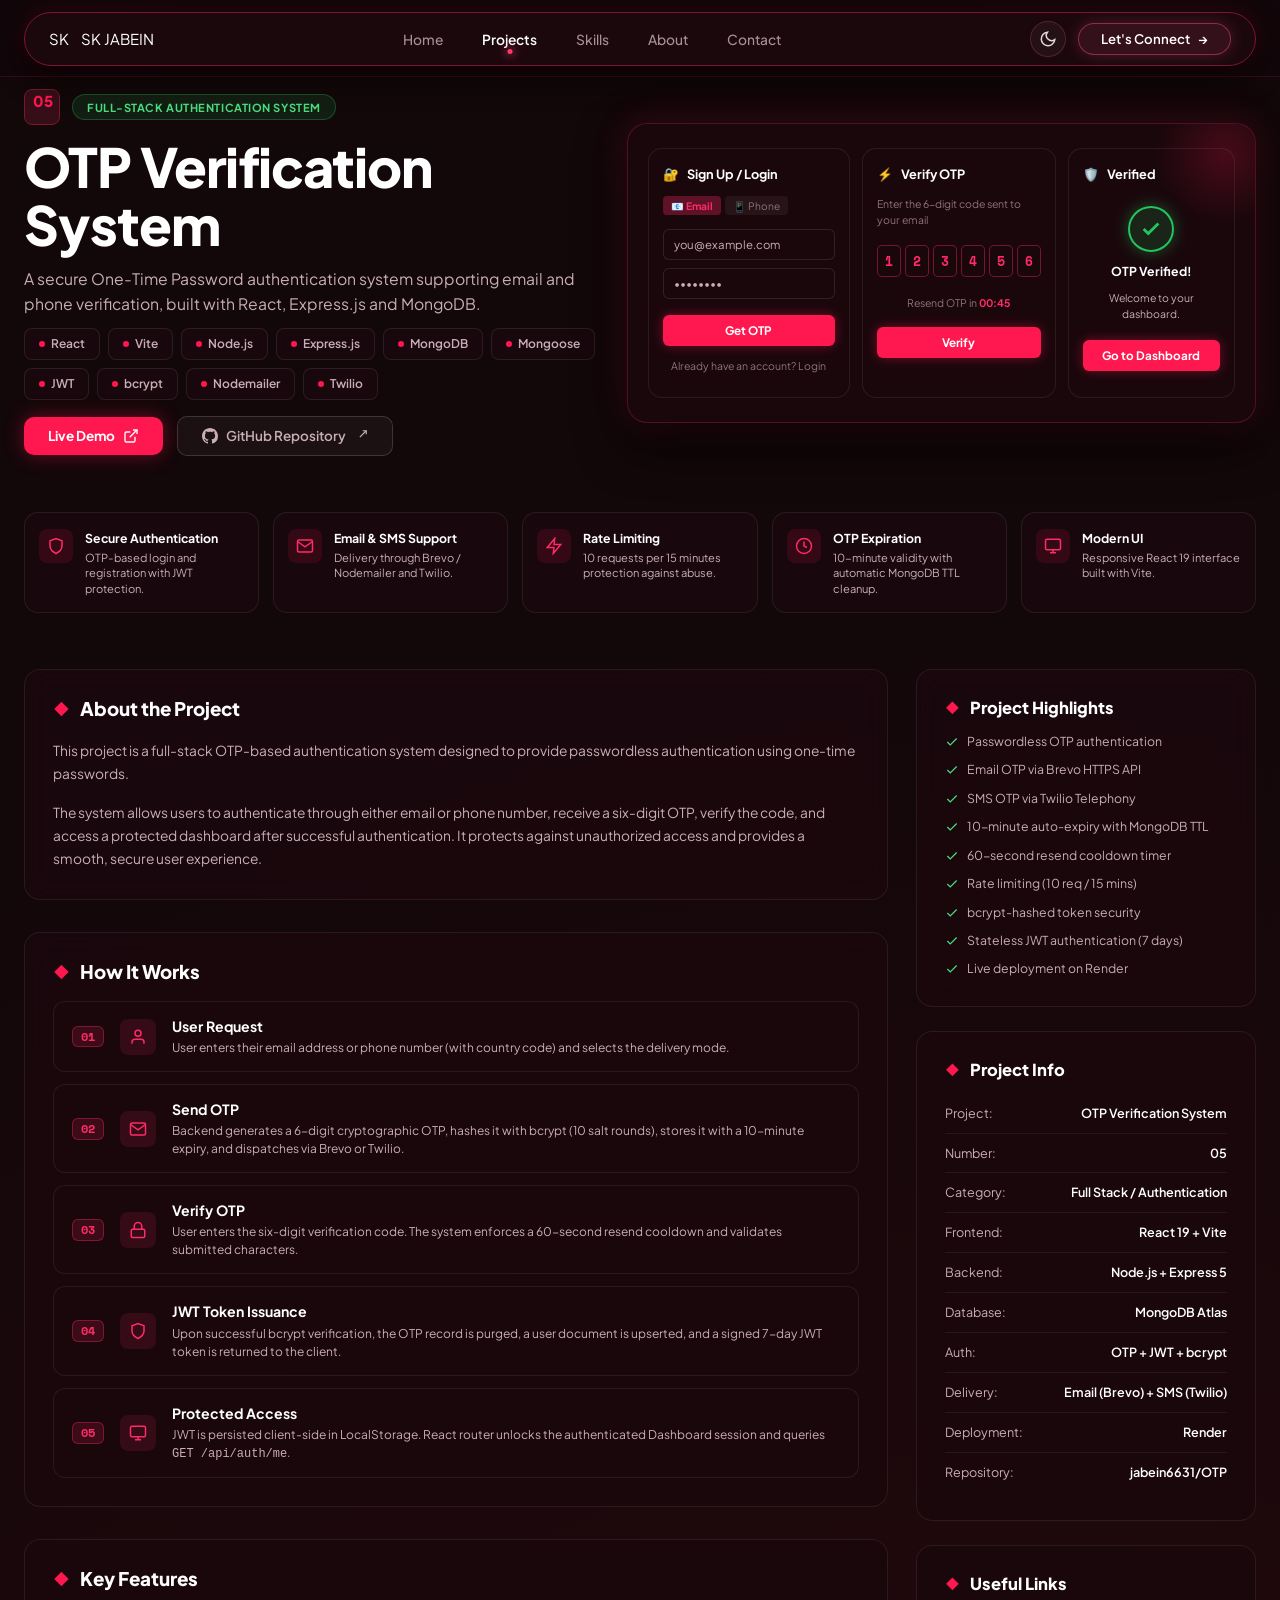
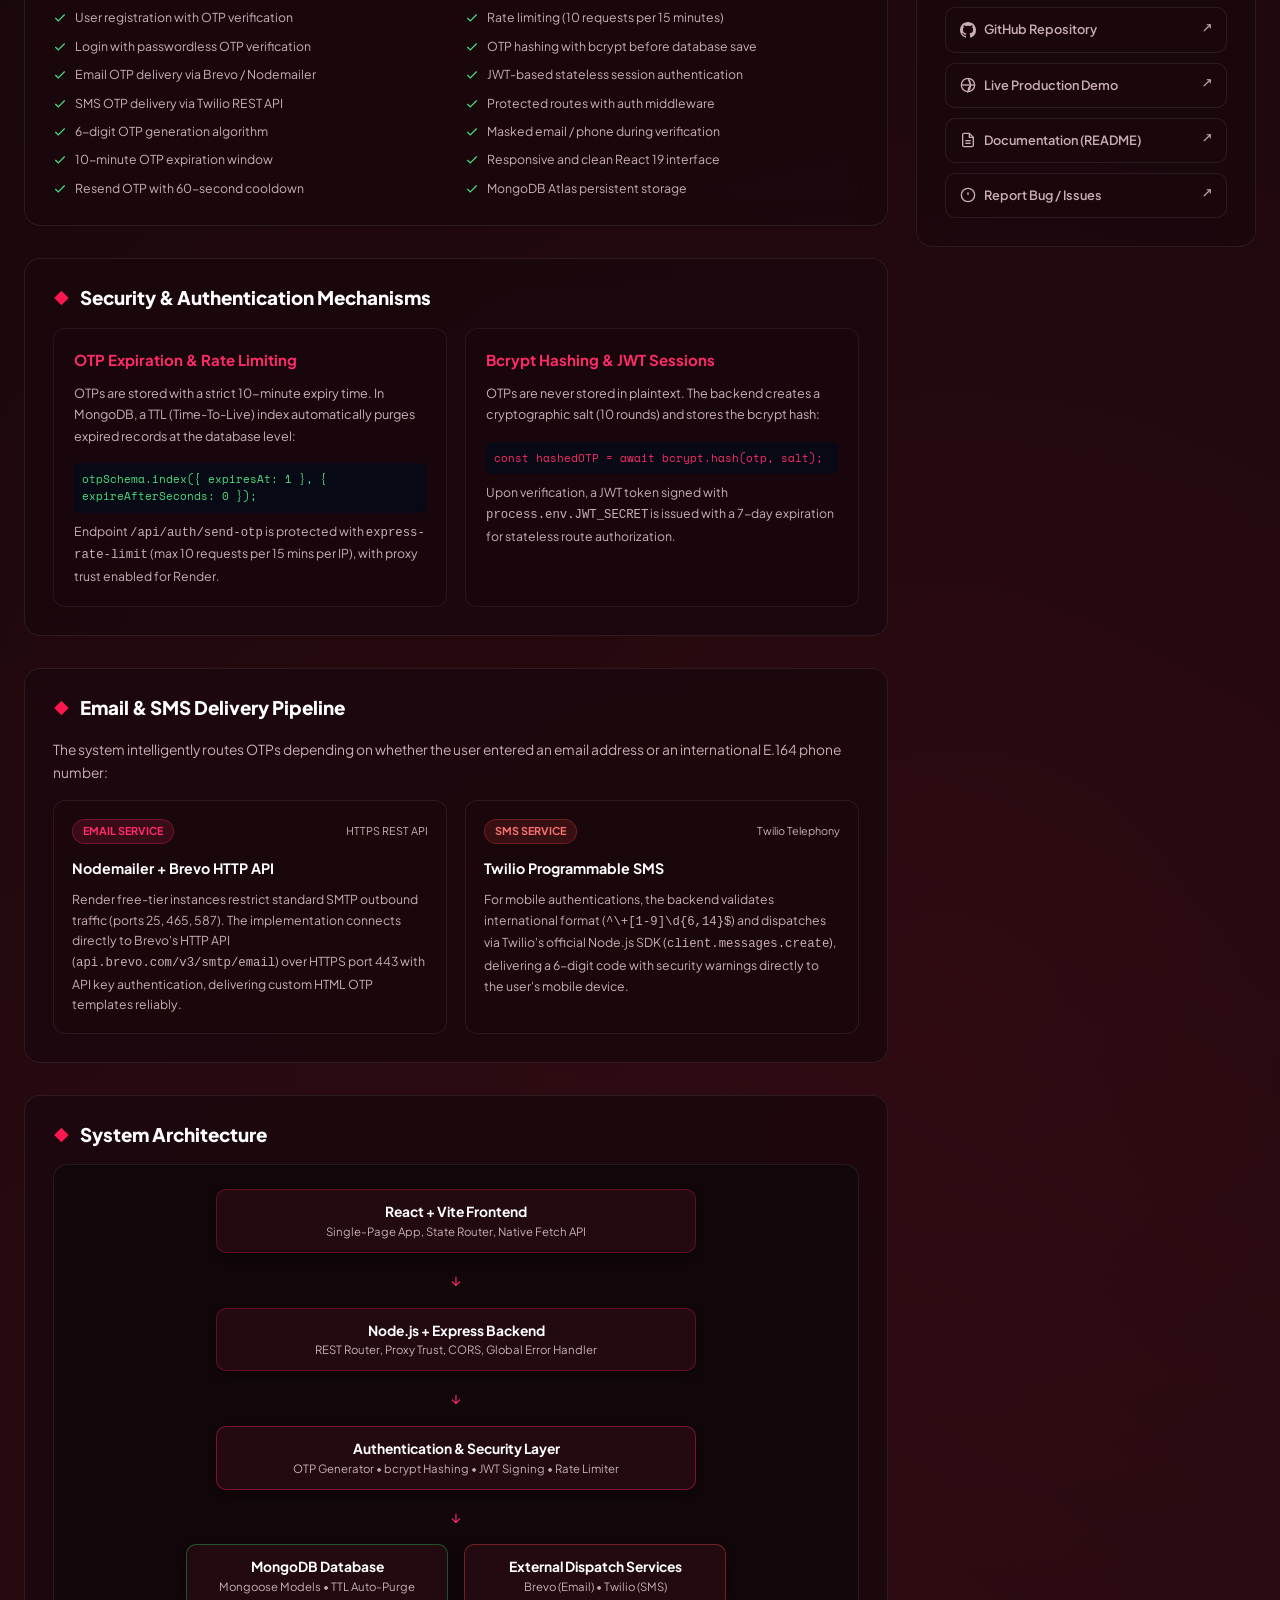
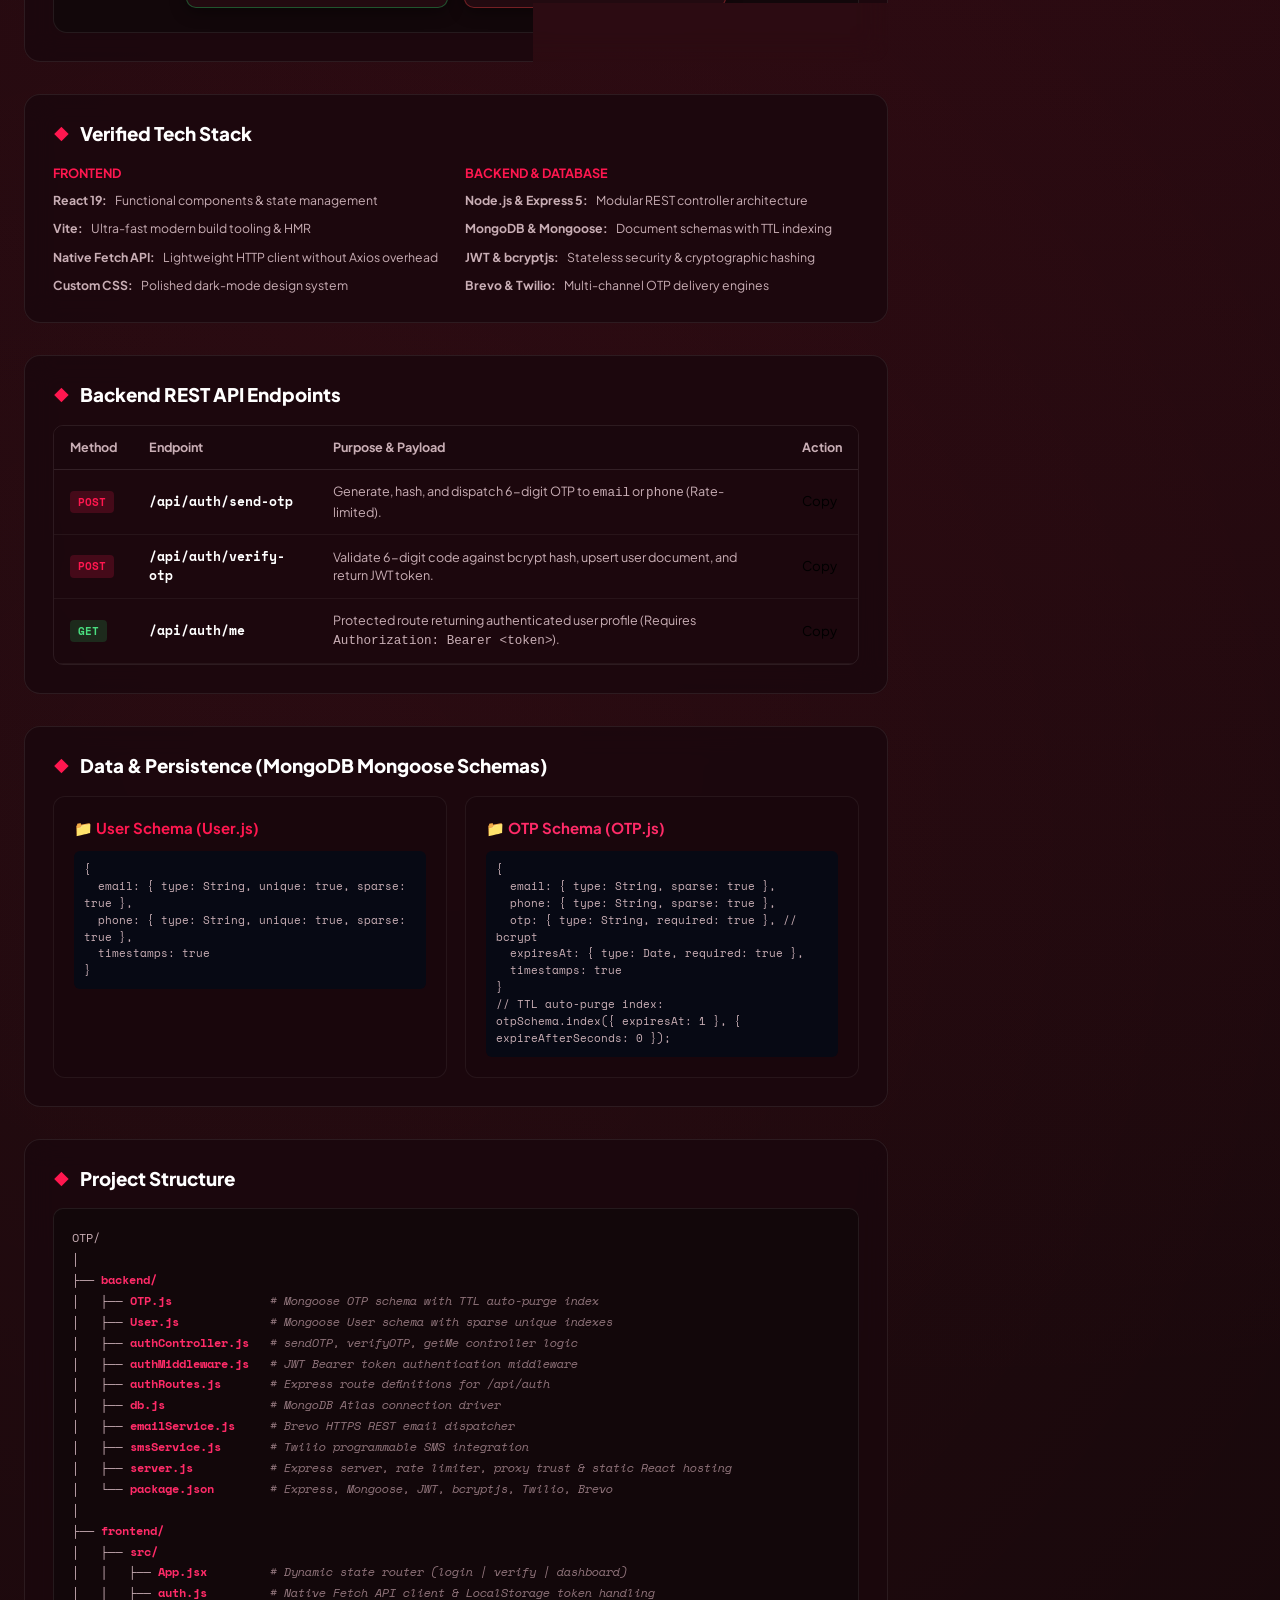
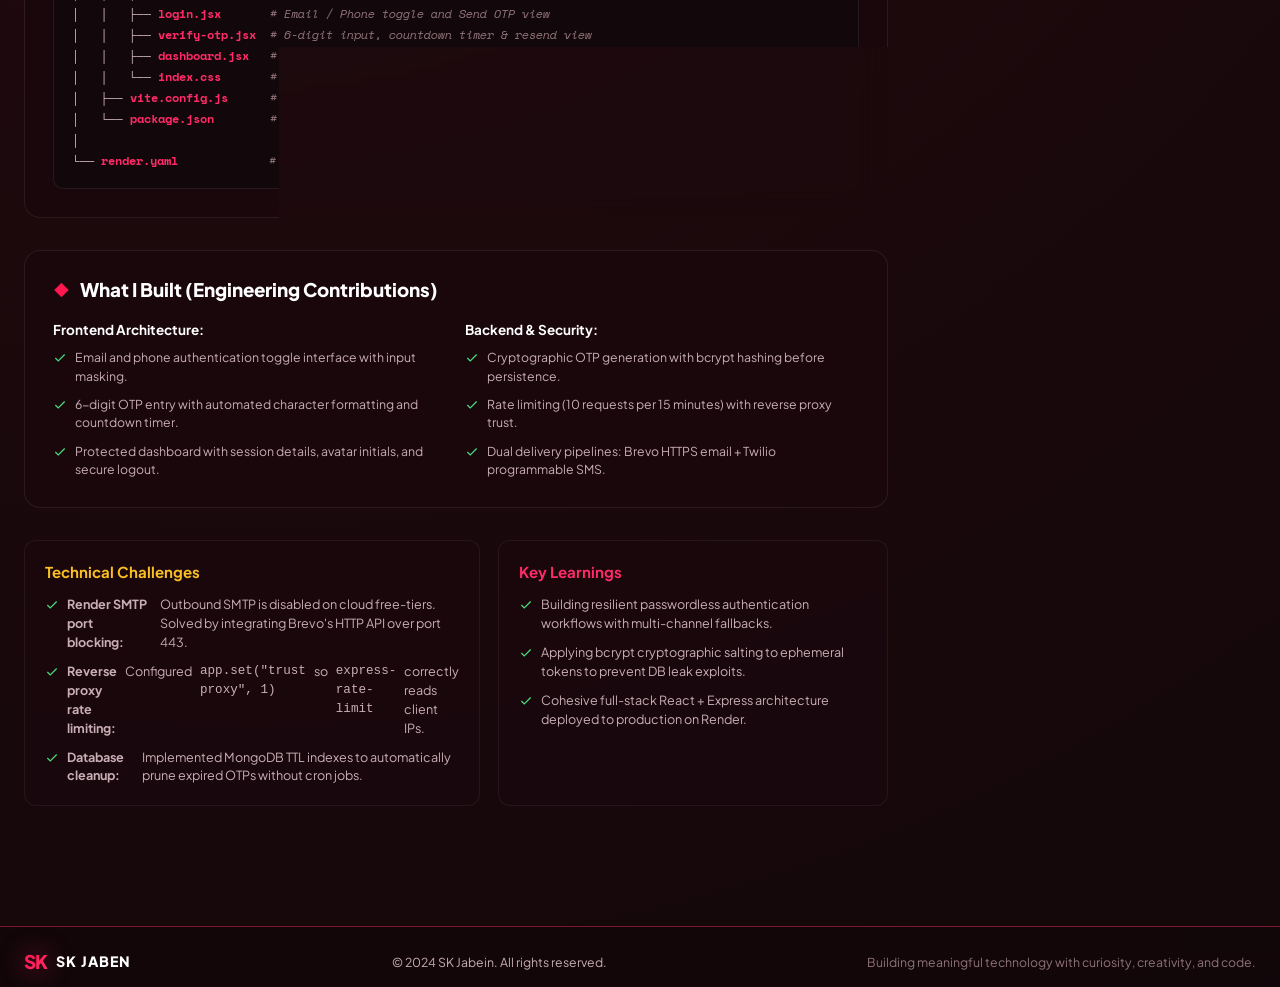
<file: project-otp-verification.html>
<!DOCTYPE html>
<html lang="en">
<head>
  <meta charset="UTF-8">
  <meta name="viewport" content="width=device-width, initial-scale=1.0">
  <meta name="description" content="OTP Verification System Case Study - Full-stack authentication system with React 19, Express 5, MongoDB, Brevo Email and Twilio SMS by SK Jabein.">
  <title>OTP Verification System &bull; Case Study | SK Jabein Portfolio</title>

  <!-- Google Fonts -->
  <link rel="preconnect" href="https://fonts.googleapis.com">
  <link rel="preconnect" href="https://fonts.gstatic.com" crossorigin>
  <link href="https://fonts.googleapis.com/css2?family=Plus+Jakarta+Sans:ital,wght@0,300;0,400;0,500;0,600;0,700;0,800;1,400;1,600&family=Space+Mono:ital,wght@0,400;0,700;1,400&family=Bebas+Neue&display=swap" rel="stylesheet">

  <!-- Stylesheet -->
  <link rel="stylesheet" href="style.css?v=20260912_burgundy_v10">
  <style>
    /* Standalone Case Study Page Overrides */
    body {
      min-height: 100vh;
      overflow-x: hidden;
    }
    .standalone-container {
      max-width: 1560px;
      margin: 0 auto;
      padding: 0 24px 80px 24px;
    }
  </style>
</head>
<body class="theme-dark">

  <!-- Ambient Glow Background -->
  <div class="ambient-glow glow-top-right"></div>
  <div class="ambient-glow glow-bottom-left"></div>

  <!-- Sticky Full-Width Top Navbar -->
  <header class="site-header" id="header">
    <div class="header-container">
      <a href="index.html#home" class="brand-logo" aria-label="SK Jabein Home">
        <span class="logo-mark">SK</span>
        <span class="logo-text">SK JABEIN</span>
      </a>

      <nav class="site-nav" aria-label="Primary Navigation">
        <a href="index.html#home" class="nav-btn">Home</a>
        <a href="index.html#projects" class="nav-btn active">Projects</a>
        <a href="index.html#skills" class="nav-btn">Skills</a>
        <a href="index.html#about" class="nav-btn">About</a>
        <a href="index.html#contact" class="nav-btn">Contact</a>
      </nav>

      <div class="header-actions">
        <button class="theme-toggle-btn" id="themeToggle" aria-label="Toggle Theme">
          <svg class="sun-icon" viewBox="0 0 24 24" width="18" height="18" fill="none" stroke="currentColor" stroke-width="2"><circle cx="12" cy="12" r="5"></circle><line x1="12" y1="1" x2="12" y2="3"></line><line x1="12" y1="21" x2="12" y2="23"></line><line x1="4.22" y1="4.22" x2="5.64" y2="5.64"></line><line x1="18.36" y1="18.36" x2="19.78" y2="19.78"></line><line x1="1" y1="12" x2="3" y2="12"></line><line x1="21" y1="12" x2="23" y2="12"></line><line x1="4.22" y1="19.78" x2="5.64" y2="18.36"></line><line x1="18.36" y1="5.64" x2="19.78" y2="4.22"></line></svg>
          <svg class="moon-icon" viewBox="0 0 24 24" width="18" height="18" fill="none" stroke="currentColor" stroke-width="2"><path d="M21 12.79A9 9 0 1 1 11.21 3 7 7 0 0 0 21 12.79z"></path></svg>
        </button>
        <a href="index.html#contact" class="btn btn-connect">
          <span>Let's Connect</span>
          <span class="arrow">&rarr;</span>
        </a>
      </div>
    </div>
  </header>

  <!-- Main Standalone Content Container -->
  <div class="standalone-container">
    <article class="case-study-wrapper" style="margin-top: 16px;">
      <!-- 1. Top Bar: Back Button & Breadcrumbs -->
      <div class="case-study-topbar">
        <a href="index.html#projects" class="cs-back-btn">
          <svg viewBox="0 0 24 24" width="16" height="16" fill="none" stroke="currentColor" stroke-width="2"><line x1="19" y1="12" x2="5" y2="12"></line><polyline points="12 19 5 12 12 5"></polyline></svg>
          <span>Back to Projects</span>
        </a>
        <nav class="cs-breadcrumb" aria-label="Breadcrumb">
          <a href="index.html#home" class="cs-bread-link">Home</a>
          <span class="cs-bread-sep">&gt;</span>
          <a href="index.html#projects" class="cs-bread-link">Projects</a>
          <span class="cs-bread-sep">&gt;</span>
          <span class="cs-bread-curr">OTP Verification System</span>
        </nav>
      </div>

      <!-- 2. Two-Column Hero Section -->
      <div class="cs-hero-container">
        <div class="otp-hero-grid">
          <!-- Left Column: Metadata, Title, Description, Badges & Actions -->
          <div class="cs-hero-header">
            <div class="cs-hero-meta-row">
              <span class="proj-index-badge" style="width:36px; height:36px; font-size:1rem; border-radius:8px;">05</span>
              <span class="cs-category-badge">FULL-STACK AUTHENTICATION SYSTEM</span>
            </div>
            <h1 class="cs-project-title">OTP Verification System</h1>
            <p class="cs-project-tagline">
              A secure One-Time Password authentication system supporting email and phone verification, built with React, Express.js and MongoDB.
            </p>
            <div class="cs-tech-badges-row">
              <span class="cs-tech-pill"><span class="tech-icon-dot"></span>React</span>
              <span class="cs-tech-pill"><span class="tech-icon-dot"></span>Vite</span>
              <span class="cs-tech-pill"><span class="tech-icon-dot"></span>Node.js</span>
              <span class="cs-tech-pill"><span class="tech-icon-dot"></span>Express.js</span>
              <span class="cs-tech-pill"><span class="tech-icon-dot"></span>MongoDB</span>
              <span class="cs-tech-pill"><span class="tech-icon-dot"></span>Mongoose</span>
              <span class="cs-tech-pill"><span class="tech-icon-dot"></span>JWT</span>
              <span class="cs-tech-pill"><span class="tech-icon-dot"></span>bcrypt</span>
              <span class="cs-tech-pill"><span class="tech-icon-dot"></span>Nodemailer</span>
              <span class="cs-tech-pill"><span class="tech-icon-dot"></span>Twilio</span>
            </div>
            <div class="cs-hero-actions-row">
              <a href="https://otp-0ylo.onrender.com/" target="_blank" rel="noopener noreferrer" class="btn cs-btn-demo">
                <span>Live Demo</span>
                <svg viewBox="0 0 24 24" width="16" height="16" fill="none" stroke="currentColor" stroke-width="2"><path d="M18 13v6a2 2 0 0 1-2 2H5a2 2 0 0 1-2-2V8a2 2 0 0 1 2-2h6"></path><polyline points="15 3 21 3 21 9"></polyline><line x1="10" y1="14" x2="21" y2="3"></line></svg>
              </a>
              <a href="https://github.com/jabein6631/OTP" target="_blank" rel="noopener noreferrer" class="btn cs-btn-gh">
                <svg viewBox="0 0 24 24" width="16" height="16" fill="currentColor"><path d="M12 0C5.37 0 0 5.37 0 12c0 5.31 3.435 9.795 8.205 11.385.6.105.825-.255.825-.57 0-.285-.015-1.23-.015-2.235-3.015.555-3.795-.735-4.035-1.41-.135-.345-.72-1.41-1.23-1.695-.42-.225-1.02-.78-.015-.795.945-.015 1.62.87 1.845 1.23 1.08 1.815 2.805 1.305 3.495.99.105-.78.42-1.305.765-1.605-2.67-.3-5.46-1.335-5.46-5.925 0-1.305.465-2.385 1.23-3.225-.12-.3-.54-1.53.12-3.18 0 0 1.005-.315 3.3 1.23.96-.27 1.98-.405 3-.405s2.04.135 3 .405c2.295-1.56 3.3-1.23 3.3-1.23.66 1.65.24 2.88.12 3.18.765.84 1.23 1.905 1.23 3.225 0 4.605-2.805 5.625-5.475 5.925.435.375.81 1.095.81 2.22 0 1.605-.015 2.895-.015 3.3 0 .315.225.69.825.57A12.02 12.02 0 0024 12c0-6.63-5.37-12-12-12z"/></svg>
                <span>GitHub Repository</span>
                <svg viewBox="0 0 24 24" width="14" height="14" fill="none" stroke="currentColor" stroke-width="2"><polyline points="15 3 21 3 21 9"></polyline><line x1="10" y1="14" x2="21" y2="3"></line></svg>
              </a>
            </div>
          </div>

          <!-- Right Column: Interactive Authentication Visual -->
          <div class="auth-flow-visual-box">
            <div class="auth-states-trio">
              <!-- State 01: Secure Login -->
              <div class="auth-mock-card">
                <div class="mock-card-header">
                  <span>🔐</span>
                  <span>Sign Up / Login</span>
                </div>
                <div class="mock-card-body">
                  <div style="display: flex; gap: 4px; margin-bottom: 6px;">
                    <span style="font-size: 0.68rem; padding: 2px 8px; border-radius: 4px; background: rgba(255, 43, 104, 0.3); color: #FF2B68; font-weight: 700;">📧 Email</span>
                    <span style="font-size: 0.68rem; padding: 2px 8px; border-radius: 4px; background: rgba(255, 255, 255, 0.05); color: #8F737A;">📱 Phone</span>
                  </div>
                  <input type="text" class="mock-input" value="you@example.com" readonly aria-label="Email Input">
                  <input type="password" class="mock-input" value="••••••••" readonly aria-label="Password Input">
                  <button class="mock-btn-purple">Get OTP</button>
                  <span class="mock-subtext" style="margin-top: 4px;">Already have an account? Login</span>
                </div>
              </div>

              <!-- State 02: Verify OTP -->
              <div class="auth-mock-card">
                <div class="mock-card-header">
                  <span>⚡</span>
                  <span>Verify OTP</span>
                </div>
                <div class="mock-card-body">
                  <span class="mock-subtext" style="text-align: left;">Enter the 6-digit code sent to your email</span>
                  <div class="otp-boxes-strip">
                    <div class="otp-digit-box">1</div>
                    <div class="otp-digit-box">2</div>
                    <div class="otp-digit-box">3</div>
                    <div class="otp-digit-box">4</div>
                    <div class="otp-digit-box">5</div>
                    <div class="otp-digit-box">6</div>
                  </div>
                  <span class="mock-subtext">Resend OTP in <strong style="color:#FF2B68;">00:45</strong></span>
                  <button class="mock-btn-purple">Verify</button>
                </div>
              </div>

              <!-- State 03: Success / Dashboard -->
              <div class="auth-mock-card">
                <div class="mock-card-header">
                  <span>🛡️</span>
                  <span>Verified</span>
                </div>
                <div class="mock-success-wrap">
                  <div class="mock-check-circle">
                    <svg viewBox="0 0 24 24" width="22" height="22" fill="none" stroke="currentColor" stroke-width="3"><polyline points="20 6 9 17 4 12"></polyline></svg>
                  </div>
                  <div class="mock-success-title">OTP Verified!</div>
                  <div class="mock-success-sub">Welcome to your dashboard.</div>
                  <button class="mock-btn-purple" style="width: 100%;">Go to Dashboard</button>
                </div>
              </div>
            </div>
          </div>
        </div>
      </div>

      <!-- 3. Horizontal Highlights Strip (5 Cards) -->
      <div class="otp-highlights-strip" style="margin: 28px 0;">
        <div class="otp-highlight-card">
          <div class="otp-hl-icon">
            <svg viewBox="0 0 24 24" width="18" height="18" fill="none" stroke="currentColor" stroke-width="2"><path d="M12 22s8-4 8-10V5l-8-3-8 3v7c0 6 8 10 8 10z"></path></svg>
          </div>
          <div class="otp-hl-content">
            <div class="otp-hl-title">Secure Authentication</div>
            <div class="otp-hl-desc">OTP-based login and registration with JWT protection.</div>
          </div>
        </div>

        <div class="otp-highlight-card">
          <div class="otp-hl-icon">
            <svg viewBox="0 0 24 24" width="18" height="18" fill="none" stroke="currentColor" stroke-width="2"><path d="M4 4h16c1.1 0 2 .9 2 2v12c0 1.1-.9 2-2 2H4c-1.1 0-2-.9-2-2V6c0-1.1.9-2 2-2z"></path><polyline points="22,6 12,13 2,6"></polyline></svg>
          </div>
          <div class="otp-hl-content">
            <div class="otp-hl-title">Email &amp; SMS Support</div>
            <div class="otp-hl-desc">Delivery through Brevo / Nodemailer and Twilio.</div>
          </div>
        </div>

        <div class="otp-highlight-card">
          <div class="otp-hl-icon">
            <svg viewBox="0 0 24 24" width="18" height="18" fill="none" stroke="currentColor" stroke-width="2"><path d="M13 2L3 14h9l-1 8 10-12h-9l1-8z"></path></svg>
          </div>
          <div class="otp-hl-content">
            <div class="otp-hl-title">Rate Limiting</div>
            <div class="otp-hl-desc">10 requests per 15 minutes protection against abuse.</div>
          </div>
        </div>

        <div class="otp-highlight-card">
          <div class="otp-hl-icon">
            <svg viewBox="0 0 24 24" width="18" height="18" fill="none" stroke="currentColor" stroke-width="2"><circle cx="12" cy="12" r="10"></circle><polyline points="12 6 12 12 16 14"></polyline></svg>
          </div>
          <div class="otp-hl-content">
            <div class="otp-hl-title">OTP Expiration</div>
            <div class="otp-hl-desc">10-minute validity with automatic MongoDB TTL cleanup.</div>
          </div>
        </div>

        <div class="otp-highlight-card">
          <div class="otp-hl-icon">
            <svg viewBox="0 0 24 24" width="18" height="18" fill="none" stroke="currentColor" stroke-width="2"><rect x="2" y="3" width="20" height="14" rx="2" ry="2"></rect><line x1="8" y1="21" x2="16" y2="21"></line><line x1="12" y1="17" x2="12" y2="21"></line></svg>
          </div>
          <div class="otp-hl-content">
            <div class="otp-hl-title">Modern UI</div>
            <div class="otp-hl-desc">Responsive React 19 interface built with Vite.</div>
          </div>
        </div>
      </div>

      <!-- 4. Two-Column Case Study Layout -->
      <div class="cs-layout-grid">
        <!-- Left / Main Column -->
        <main class="cs-main-content">
          <!-- About the Project -->
          <section class="cs-card">
            <h2 class="cs-card-title">
              <span class="icon-cube">&#9670;</span> About the Project
            </h2>
            <p class="cs-prose">
              This project is a full-stack OTP-based authentication system designed to provide passwordless authentication using one-time passwords.
            </p>
            <p class="cs-prose">
              The system allows users to authenticate through either email or phone number, receive a six-digit OTP, verify the code, and access a protected dashboard after successful authentication. It protects against unauthorized access and provides a smooth, secure user experience.
            </p>
          </section>

          <!-- How It Works (5 Connected Stages) -->
          <section class="cs-card">
            <h2 class="cs-card-title">
              <span class="icon-cube">&#9670;</span> How It Works
            </h2>
            <div class="cs-workflow-pipeline">
              <div class="pipeline-step-node">
                <span class="node-step-num">01</span>
                <div class="node-icon"><svg viewBox="0 0 24 24" width="18" height="18" fill="none" stroke="currentColor" stroke-width="2"><path d="M20 21v-2a4 4 0 0 0-4-4H8a4 4 0 0 0-4 4v2"></path><circle cx="12" cy="7" r="4"></circle></svg></div>
                <div class="node-content">
                  <div class="node-title">User Request</div>
                  <div class="node-desc">User enters their email address or phone number (with country code) and selects the delivery mode.</div>
                </div>
              </div>

              <div class="pipeline-step-node">
                <span class="node-step-num">02</span>
                <div class="node-icon"><svg viewBox="0 0 24 24" width="18" height="18" fill="none" stroke="currentColor" stroke-width="2"><path d="M4 4h16c1.1 0 2 .9 2 2v12c0 1.1-.9 2-2 2H4c-1.1 0-2-.9-2-2V6c0-1.1.9-2 2-2z"></path><polyline points="22,6 12,13 2,6"></polyline></svg></div>
                <div class="node-content">
                  <div class="node-title">Send OTP</div>
                  <div class="node-desc">Backend generates a 6-digit cryptographic OTP, hashes it with bcrypt (10 salt rounds), stores it with a 10-minute expiry, and dispatches via Brevo or Twilio.</div>
                </div>
              </div>

              <div class="pipeline-step-node">
                <span class="node-step-num">03</span>
                <div class="node-icon"><svg viewBox="0 0 24 24" width="18" height="18" fill="none" stroke="currentColor" stroke-width="2"><rect x="3" y="11" width="18" height="11" rx="2" ry="2"></rect><path d="M7 11V7a5 5 0 0 1 10 0v4"></path></svg></div>
                <div class="node-content">
                  <div class="node-title">Verify OTP</div>
                  <div class="node-desc">User enters the six-digit verification code. The system enforces a 60-second resend cooldown and validates submitted characters.</div>
                </div>
              </div>

              <div class="pipeline-step-node">
                <span class="node-step-num">04</span>
                <div class="node-icon"><svg viewBox="0 0 24 24" width="18" height="18" fill="none" stroke="currentColor" stroke-width="2"><path d="M12 22s8-4 8-10V5l-8-3-8 3v7c0 6 8 10 8 10z"></path></svg></div>
                <div class="node-content">
                  <div class="node-title">JWT Token Issuance</div>
                  <div class="node-desc">Upon successful bcrypt verification, the OTP record is purged, a user document is upserted, and a signed 7-day JWT token is returned to the client.</div>
                </div>
              </div>

              <div class="pipeline-step-node">
                <span class="node-step-num">05</span>
                <div class="node-icon"><svg viewBox="0 0 24 24" width="18" height="18" fill="none" stroke="currentColor" stroke-width="2"><rect x="2" y="3" width="20" height="14" rx="2" ry="2"></rect><line x1="8" y1="21" x2="16" y2="21"></line><line x1="12" y1="17" x2="12" y2="21"></line></svg></div>
                <div class="node-content">
                  <div class="node-title">Protected Access</div>
                  <div class="node-desc">JWT is persisted client-side in LocalStorage. React router unlocks the authenticated Dashboard session and queries <code>GET /api/auth/me</code>.</div>
                </div>
              </div>
            </div>
          </section>

          <!-- Key Features -->
          <section class="cs-card">
            <h2 class="cs-card-title">
              <span class="icon-cube">&#9670;</span> Key Features
            </h2>
            <div class="cs-two-col">
              <div>
                <ul class="cs-list" style="font-size: 0.82rem;">
                  <li><svg viewBox="0 0 24 24" width="14" height="14" fill="none" stroke="currentColor" stroke-width="2"><polyline points="20 6 9 17 4 12"></polyline></svg>User registration with OTP verification</li>
                  <li><svg viewBox="0 0 24 24" width="14" height="14" fill="none" stroke="currentColor" stroke-width="2"><polyline points="20 6 9 17 4 12"></polyline></svg>Login with passwordless OTP verification</li>
                  <li><svg viewBox="0 0 24 24" width="14" height="14" fill="none" stroke="currentColor" stroke-width="2"><polyline points="20 6 9 17 4 12"></polyline></svg>Email OTP delivery via Brevo / Nodemailer</li>
                  <li><svg viewBox="0 0 24 24" width="14" height="14" fill="none" stroke="currentColor" stroke-width="2"><polyline points="20 6 9 17 4 12"></polyline></svg>SMS OTP delivery via Twilio REST API</li>
                  <li><svg viewBox="0 0 24 24" width="14" height="14" fill="none" stroke="currentColor" stroke-width="2"><polyline points="20 6 9 17 4 12"></polyline></svg>6-digit OTP generation algorithm</li>
                  <li><svg viewBox="0 0 24 24" width="14" height="14" fill="none" stroke="currentColor" stroke-width="2"><polyline points="20 6 9 17 4 12"></polyline></svg>10-minute OTP expiration window</li>
                  <li><svg viewBox="0 0 24 24" width="14" height="14" fill="none" stroke="currentColor" stroke-width="2"><polyline points="20 6 9 17 4 12"></polyline></svg>Resend OTP with 60-second cooldown</li>
                </ul>
              </div>
              <div>
                <ul class="cs-list" style="font-size: 0.82rem;">
                  <li><svg viewBox="0 0 24 24" width="14" height="14" fill="none" stroke="currentColor" stroke-width="2"><polyline points="20 6 9 17 4 12"></polyline></svg>Rate limiting (10 requests per 15 minutes)</li>
                  <li><svg viewBox="0 0 24 24" width="14" height="14" fill="none" stroke="currentColor" stroke-width="2"><polyline points="20 6 9 17 4 12"></polyline></svg>OTP hashing with bcrypt before database save</li>
                  <li><svg viewBox="0 0 24 24" width="14" height="14" fill="none" stroke="currentColor" stroke-width="2"><polyline points="20 6 9 17 4 12"></polyline></svg>JWT-based stateless session authentication</li>
                  <li><svg viewBox="0 0 24 24" width="14" height="14" fill="none" stroke="currentColor" stroke-width="2"><polyline points="20 6 9 17 4 12"></polyline></svg>Protected routes with auth middleware</li>
                  <li><svg viewBox="0 0 24 24" width="14" height="14" fill="none" stroke="currentColor" stroke-width="2"><polyline points="20 6 9 17 4 12"></polyline></svg>Masked email / phone during verification</li>
                  <li><svg viewBox="0 0 24 24" width="14" height="14" fill="none" stroke="currentColor" stroke-width="2"><polyline points="20 6 9 17 4 12"></polyline></svg>Responsive and clean React 19 interface</li>
                  <li><svg viewBox="0 0 24 24" width="14" height="14" fill="none" stroke="currentColor" stroke-width="2"><polyline points="20 6 9 17 4 12"></polyline></svg>MongoDB Atlas persistent storage</li>
                </ul>
              </div>
            </div>
          </section>

          <!-- Security & Authentication -->
          <section class="cs-card">
            <h2 class="cs-card-title">
              <span class="icon-cube">&#9670;</span> Security &amp; Authentication Mechanisms
            </h2>
            <div class="cs-two-col">
              <div class="cs-mini-card">
                <h3 class="cs-mini-title" style="color: #FF2B68;">OTP Expiration &amp; Rate Limiting</h3>
                <p class="cs-prose" style="font-size: 0.84rem;">
                  OTPs are stored with a strict 10-minute expiry time. In MongoDB, a TTL (Time-To-Live) index automatically purges expired records at the database level:
                </p>
                <code style="display:block; background:#070914; padding:8px; border-radius:6px; font-family:'Space Mono', monospace; font-size:0.75rem; color:#4ade80; margin-top:6px;">
                  otpSchema.index({ expiresAt: 1 }, { expireAfterSeconds: 0 });
                </code>
                <p class="cs-prose" style="font-size: 0.82rem; margin-top: 8px;">
                  Endpoint <code>/api/auth/send-otp</code> is protected with <code>express-rate-limit</code> (max 10 requests per 15 mins per IP), with proxy trust enabled for Render.
                </p>
              </div>

              <div class="cs-mini-card">
                <h3 class="cs-mini-title" style="color: #FF2B68;">Bcrypt Hashing &amp; JWT Sessions</h3>
                <p class="cs-prose" style="font-size: 0.84rem;">
                  OTPs are never stored in plaintext. The backend creates a cryptographic salt (10 rounds) and stores the bcrypt hash:
                </p>
                <code style="display:block; background:#070914; padding:8px; border-radius:6px; font-family:'Space Mono', monospace; font-size:0.75rem; color:#FF2B68; margin-top:6px;">
                  const hashedOTP = await bcrypt.hash(otp, salt);
                </code>
                <p class="cs-prose" style="font-size: 0.82rem; margin-top: 8px;">
                  Upon verification, a JWT token signed with <code>process.env.JWT_SECRET</code> is issued with a 7-day expiration for stateless route authorization.
                </p>
              </div>
            </div>
          </section>

          <!-- Email + SMS Delivery Split Section -->
          <section class="cs-card">
            <h2 class="cs-card-title">
              <span class="icon-cube">&#9670;</span> Email &amp; SMS Delivery Pipeline
            </h2>
            <p class="cs-prose">
              The system intelligently routes OTPs depending on whether the user entered an email address or an international E.164 phone number:
            </p>
            <div class="delivery-split-grid">
              <div class="delivery-card">
                <div style="display: flex; align-items: center; justify-content: space-between;">
                  <span class="delivery-badge email">EMAIL SERVICE</span>
                  <span style="font-size: 0.72rem; color: #C9AEB5;">HTTPS REST API</span>
                </div>
                <h3 style="font-size: 0.95rem; font-weight: 700; color: #ffffff; margin-top: 4px;">Nodemailer + Brevo HTTP API</h3>
                <p class="cs-prose" style="font-size: 0.82rem;">
                  Render free-tier instances restrict standard SMTP outbound traffic (ports 25, 465, 587). The implementation connects directly to Brevo's HTTP API (<code>api.brevo.com/v3/smtp/email</code>) over HTTPS port 443 with API key authentication, delivering custom HTML OTP templates reliably.
                </p>
              </div>

              <div class="delivery-card">
                <div style="display: flex; align-items: center; justify-content: space-between;">
                  <span class="delivery-badge sms">SMS SERVICE</span>
                  <span style="font-size: 0.72rem; color: #C9AEB5;">Twilio Telephony</span>
                </div>
                <h3 style="font-size: 0.95rem; font-weight: 700; color: #ffffff; margin-top: 4px;">Twilio Programmable SMS</h3>
                <p class="cs-prose" style="font-size: 0.82rem;">
                  For mobile authentications, the backend validates international format (<code>^\+[1-9]\d{6,14}$</code>) and dispatches via Twilio's official Node.js SDK (<code>client.messages.create</code>), delivering a 6-digit code with security warnings directly to the user's mobile device.
                </p>
              </div>
            </div>
          </section>

          <!-- System Architecture -->
          <section class="cs-card">
            <h2 class="cs-card-title">
              <span class="icon-cube">&#9670;</span> System Architecture
            </h2>
            <div class="arch-flow-diagram">
              <div class="arch-node-box">
                <div class="arch-node-title">React + Vite Frontend</div>
                <div class="arch-node-sub">Single-Page App, State Router, Native Fetch API</div>
              </div>
              <div class="arch-arrow">&darr;</div>
              <div class="arch-node-box">
                <div class="arch-node-title">Node.js + Express Backend</div>
                <div class="arch-node-sub">REST Router, Proxy Trust, CORS, Global Error Handler</div>
              </div>
              <div class="arch-arrow">&darr;</div>
              <div class="arch-node-box" style="border-color: rgba(255, 43, 104, 0.4);">
                <div class="arch-node-title">Authentication &amp; Security Layer</div>
                <div class="arch-node-sub">OTP Generator &bull; bcrypt Hashing &bull; JWT Signing &bull; Rate Limiter</div>
              </div>
              <div class="arch-arrow">&darr;</div>
              <div class="arch-dual-branches">
                <div class="arch-node-box" style="border-color: rgba(34, 197, 94, 0.4);">
                  <div class="arch-node-title">MongoDB Database</div>
                  <div class="arch-node-sub">Mongoose Models &bull; TTL Auto-Purge</div>
                </div>
                <div class="arch-node-box" style="border-color: rgba(239, 68, 68, 0.4);">
                  <div class="arch-node-title">External Dispatch Services</div>
                  <div class="arch-node-sub">Brevo (Email) &bull; Twilio (SMS)</div>
                </div>
              </div>
            </div>
          </section>

          <!-- Tech Stack -->
          <section class="cs-card">
            <h2 class="cs-card-title">
              <span class="icon-cube">&#9670;</span> Verified Tech Stack
            </h2>
            <div class="cs-two-col">
              <div>
                <h3 style="font-size: 0.85rem; font-weight: 700; color: #FF174F; margin-bottom: 8px;">FRONTEND</h3>
                <ul class="cs-list" style="font-size: 0.82rem;">
                  <li><strong>React 19:</strong> Functional components &amp; state management</li>
                  <li><strong>Vite:</strong> Ultra-fast modern build tooling &amp; HMR</li>
                  <li><strong>Native Fetch API:</strong> Lightweight HTTP client without Axios overhead</li>
                  <li><strong>Custom CSS:</strong> Polished dark-mode design system</li>
                </ul>
              </div>
              <div>
                <h3 style="font-size: 0.85rem; font-weight: 700; color: #FF174F; margin-bottom: 8px;">BACKEND &amp; DATABASE</h3>
                <ul class="cs-list" style="font-size: 0.82rem;">
                  <li><strong>Node.js &amp; Express 5:</strong> Modular REST controller architecture</li>
                  <li><strong>MongoDB &amp; Mongoose:</strong> Document schemas with TTL indexing</li>
                  <li><strong>JWT &amp; bcryptjs:</strong> Stateless security &amp; cryptographic hashing</li>
                  <li><strong>Brevo &amp; Twilio:</strong> Multi-channel OTP delivery engines</li>
                </ul>
              </div>
            </div>
          </section>

          <!-- API Endpoints -->
          <section class="cs-card">
            <h2 class="cs-card-title">
              <span class="icon-cube">&#9670;</span> Backend REST API Endpoints
            </h2>
            <div class="cs-api-table-wrapper" style="margin-top: 14px;">
              <table class="cs-api-table">
                <thead>
                  <tr>
                    <th>Method</th>
                    <th>Endpoint</th>
                    <th>Purpose &amp; Payload</th>
                    <th>Action</th>
                  </tr>
                </thead>
                <tbody>
                  <tr>
                    <td><span class="method-badge method-post">POST</span></td>
                    <td><span class="endpoint-code">/api/auth/send-otp</span></td>
                    <td>Generate, hash, and dispatch 6-digit OTP to <code>email</code> or <code>phone</code> (Rate-limited).</td>
                    <td>
                      <button class="btn-api-copy" onclick="navigator.clipboard.writeText('/api/auth/send-otp')">Copy</button>
                    </td>
                  </tr>
                  <tr>
                    <td><span class="method-badge method-post">POST</span></td>
                    <td><span class="endpoint-code">/api/auth/verify-otp</span></td>
                    <td>Validate 6-digit code against bcrypt hash, upsert user document, and return JWT token.</td>
                    <td>
                      <button class="btn-api-copy" onclick="navigator.clipboard.writeText('/api/auth/verify-otp')">Copy</button>
                    </td>
                  </tr>
                  <tr>
                    <td><span class="method-badge method-get">GET</span></td>
                    <td><span class="endpoint-code">/api/auth/me</span></td>
                    <td>Protected route returning authenticated user profile (Requires <code>Authorization: Bearer &lt;token&gt;</code>).</td>
                    <td>
                      <button class="btn-api-copy" onclick="navigator.clipboard.writeText('/api/auth/me')">Copy</button>
                    </td>
                  </tr>
                </tbody>
              </table>
            </div>
          </section>

          <!-- Data & Persistence (MongoDB Schemas) -->
          <section class="cs-card">
            <h2 class="cs-card-title">
              <span class="icon-cube">&#9670;</span> Data &amp; Persistence (MongoDB Mongoose Schemas)
            </h2>
            <div class="cs-two-col">
              <div class="cs-mini-card">
                <h3 class="cs-mini-title" style="color: #FF174F;">📁 User Schema (User.js)</h3>
                <code style="display:block; background:#070914; padding:10px; border-radius:6px; font-family:'Space Mono', monospace; font-size:0.75rem; color:#C9AEB5; line-height:1.5;">
                  {<br>
                  &nbsp;&nbsp;email: { type: String, unique: true, sparse: true },<br>
                  &nbsp;&nbsp;phone: { type: String, unique: true, sparse: true },<br>
                  &nbsp;&nbsp;timestamps: true<br>
                  }
                </code>
              </div>

              <div class="cs-mini-card">
                <h3 class="cs-mini-title" style="color: #FF2B68;">📁 OTP Schema (OTP.js)</h3>
                <code style="display:block; background:#070914; padding:10px; border-radius:6px; font-family:'Space Mono', monospace; font-size:0.75rem; color:#C9AEB5; line-height:1.5;">
                  {<br>
                  &nbsp;&nbsp;email: { type: String, sparse: true },<br>
                  &nbsp;&nbsp;phone: { type: String, sparse: true },<br>
                  &nbsp;&nbsp;otp: { type: String, required: true }, // bcrypt<br>
                  &nbsp;&nbsp;expiresAt: { type: Date, required: true },<br>
                  &nbsp;&nbsp;timestamps: true<br>
                  }<br>
                  // TTL auto-purge index:<br>
                  otpSchema.index({ expiresAt: 1 }, { expireAfterSeconds: 0 });
                </code>
              </div>
            </div>
          </section>

          <!-- Project Structure -->
          <section class="cs-card">
            <h2 class="cs-card-title">
              <span class="icon-cube">&#9670;</span> Project Structure
            </h2>
            <pre class="cs-tree-block">OTP/
│
├── <span class="cs-tree-file">backend/</span>
│   ├── <span class="cs-tree-file">OTP.js</span>              <span class="cs-tree-comment"># Mongoose OTP schema with TTL auto-purge index</span>
│   ├── <span class="cs-tree-file">User.js</span>             <span class="cs-tree-comment"># Mongoose User schema with sparse unique indexes</span>
│   ├── <span class="cs-tree-file">authController.js</span>   <span class="cs-tree-comment"># sendOTP, verifyOTP, getMe controller logic</span>
│   ├── <span class="cs-tree-file">authMiddleware.js</span>   <span class="cs-tree-comment"># JWT Bearer token authentication middleware</span>
│   ├── <span class="cs-tree-file">authRoutes.js</span>       <span class="cs-tree-comment"># Express route definitions for /api/auth</span>
│   ├── <span class="cs-tree-file">db.js</span>               <span class="cs-tree-comment"># MongoDB Atlas connection driver</span>
│   ├── <span class="cs-tree-file">emailService.js</span>     <span class="cs-tree-comment"># Brevo HTTPS REST email dispatcher</span>
│   ├── <span class="cs-tree-file">smsService.js</span>       <span class="cs-tree-comment"># Twilio programmable SMS integration</span>
│   ├── <span class="cs-tree-file">server.js</span>           <span class="cs-tree-comment"># Express server, rate limiter, proxy trust &amp; static React hosting</span>
│   └── <span class="cs-tree-file">package.json</span>        <span class="cs-tree-comment"># Express, Mongoose, JWT, bcryptjs, Twilio, Brevo</span>
│
├── <span class="cs-tree-file">frontend/</span>
│   ├── <span class="cs-tree-file">src/</span>
│   │   ├── <span class="cs-tree-file">App.jsx</span>         <span class="cs-tree-comment"># Dynamic state router (login | verify | dashboard)</span>
│   │   ├── <span class="cs-tree-file">auth.js</span>         <span class="cs-tree-comment"># Native Fetch API client &amp; LocalStorage token handling</span>
│   │   ├── <span class="cs-tree-file">login.jsx</span>       <span class="cs-tree-comment"># Email / Phone toggle and Send OTP view</span>
│   │   ├── <span class="cs-tree-file">verify-otp.jsx</span>  <span class="cs-tree-comment"># 6-digit input, countdown timer &amp; resend view</span>
│   │   ├── <span class="cs-tree-file">dashboard.jsx</span>   <span class="cs-tree-comment"># Protected authenticated dashboard</span>
│   │   └── <span class="cs-tree-file">index.css</span>       <span class="cs-tree-comment"># Responsive custom CSS design system</span>
│   ├── <span class="cs-tree-file">vite.config.js</span>      <span class="cs-tree-comment"># Vite bundler configuration</span>
│   └── <span class="cs-tree-file">package.json</span>        <span class="cs-tree-comment"># React 19 &amp; Vite dependencies</span>
│
└── <span class="cs-tree-file">render.yaml</span>             <span class="cs-tree-comment"># Render unified deployment blueprint</span></pre>
          </section>

          <!-- What I Built -->
          <section class="cs-card">
            <h2 class="cs-card-title">
              <span class="icon-cube">&#9670;</span> What I Built (Engineering Contributions)
            </h2>
            <div class="cs-two-col">
              <div>
                <h3 style="font-size: 0.9rem; font-weight: 700; color: #ffffff; margin-bottom: 8px;">Frontend Architecture:</h3>
                <ul class="cs-list" style="font-size: 0.82rem;">
                  <li><svg viewBox="0 0 24 24" width="14" height="14" fill="none" stroke="currentColor" stroke-width="2"><polyline points="20 6 9 17 4 12"></polyline></svg>Email and phone authentication toggle interface with input masking.</li>
                  <li><svg viewBox="0 0 24 24" width="14" height="14" fill="none" stroke="currentColor" stroke-width="2"><polyline points="20 6 9 17 4 12"></polyline></svg>6-digit OTP entry with automated character formatting and countdown timer.</li>
                  <li><svg viewBox="0 0 24 24" width="14" height="14" fill="none" stroke="currentColor" stroke-width="2"><polyline points="20 6 9 17 4 12"></polyline></svg>Protected dashboard with session details, avatar initials, and secure logout.</li>
                </ul>
              </div>
              <div>
                <h3 style="font-size: 0.9rem; font-weight: 700; color: #ffffff; margin-bottom: 8px;">Backend &amp; Security:</h3>
                <ul class="cs-list" style="font-size: 0.82rem;">
                  <li><svg viewBox="0 0 24 24" width="14" height="14" fill="none" stroke="currentColor" stroke-width="2"><polyline points="20 6 9 17 4 12"></polyline></svg>Cryptographic OTP generation with bcrypt hashing before persistence.</li>
                  <li><svg viewBox="0 0 24 24" width="14" height="14" fill="none" stroke="currentColor" stroke-width="2"><polyline points="20 6 9 17 4 12"></polyline></svg>Rate limiting (10 requests per 15 minutes) with reverse proxy trust.</li>
                  <li><svg viewBox="0 0 24 24" width="14" height="14" fill="none" stroke="currentColor" stroke-width="2"><polyline points="20 6 9 17 4 12"></polyline></svg>Dual delivery pipelines: Brevo HTTPS email + Twilio programmable SMS.</li>
                </ul>
              </div>
            </div>
          </section>

          <!-- Challenges & Learnings -->
          <section class="cs-two-col">
            <div class="cs-mini-card">
              <h3 class="cs-mini-title" style="color: #fbbf24;">Technical Challenges</h3>
              <ul class="cs-list" style="font-size: 0.84rem;">
                <li><svg viewBox="0 0 24 24" width="14" height="14" fill="none" stroke="currentColor" stroke-width="2"><polyline points="20 6 9 17 4 12"></polyline></svg><strong>Render SMTP port blocking:</strong> Outbound SMTP is disabled on cloud free-tiers. Solved by integrating Brevo's HTTP API over port 443.</li>
                <li><svg viewBox="0 0 24 24" width="14" height="14" fill="none" stroke="currentColor" stroke-width="2"><polyline points="20 6 9 17 4 12"></polyline></svg><strong>Reverse proxy rate limiting:</strong> Configured <code>app.set("trust proxy", 1)</code> so <code>express-rate-limit</code> correctly reads client IPs.</li>
                <li><svg viewBox="0 0 24 24" width="14" height="14" fill="none" stroke="currentColor" stroke-width="2"><polyline points="20 6 9 17 4 12"></polyline></svg><strong>Database cleanup:</strong> Implemented MongoDB TTL indexes to automatically prune expired OTPs without cron jobs.</li>
              </ul>
            </div>

            <div class="cs-mini-card">
              <h3 class="cs-mini-title" style="color: #FF2B68;">Key Learnings</h3>
              <ul class="cs-list" style="font-size: 0.84rem;">
                <li><svg viewBox="0 0 24 24" width="14" height="14" fill="none" stroke="currentColor" stroke-width="2"><polyline points="20 6 9 17 4 12"></polyline></svg>Building resilient passwordless authentication workflows with multi-channel fallbacks.</li>
                <li><svg viewBox="0 0 24 24" width="14" height="14" fill="none" stroke="currentColor" stroke-width="2"><polyline points="20 6 9 17 4 12"></polyline></svg>Applying bcrypt cryptographic salting to ephemeral tokens to prevent DB leak exploits.</li>
                <li><svg viewBox="0 0 24 24" width="14" height="14" fill="none" stroke="currentColor" stroke-width="2"><polyline points="20 6 9 17 4 12"></polyline></svg>Cohesive full-stack React + Express architecture deployed to production on Render.</li>
              </ul>
            </div>
          </section>
        </main>

        <!-- Right Column / Sidebar Info Cards -->
        <aside class="cs-sidebar">
          <!-- Project Highlights Card -->
          <div class="cs-card">
            <h3 class="cs-card-title" style="font-size: 1.1rem; margin-bottom: 14px;">
              <span class="icon-cube">&#9670;</span> Project Highlights
            </h3>
            <ul class="cs-list" style="font-size: 0.82rem;">
              <li><svg viewBox="0 0 24 24" width="14" height="14" fill="none" stroke="currentColor" stroke-width="2"><polyline points="20 6 9 17 4 12"></polyline></svg>Passwordless OTP authentication</li>
              <li><svg viewBox="0 0 24 24" width="14" height="14" fill="none" stroke="currentColor" stroke-width="2"><polyline points="20 6 9 17 4 12"></polyline></svg>Email OTP via Brevo HTTPS API</li>
              <li><svg viewBox="0 0 24 24" width="14" height="14" fill="none" stroke="currentColor" stroke-width="2"><polyline points="20 6 9 17 4 12"></polyline></svg>SMS OTP via Twilio Telephony</li>
              <li><svg viewBox="0 0 24 24" width="14" height="14" fill="none" stroke="currentColor" stroke-width="2"><polyline points="20 6 9 17 4 12"></polyline></svg>10-minute auto-expiry with MongoDB TTL</li>
              <li><svg viewBox="0 0 24 24" width="14" height="14" fill="none" stroke="currentColor" stroke-width="2"><polyline points="20 6 9 17 4 12"></polyline></svg>60-second resend cooldown timer</li>
              <li><svg viewBox="0 0 24 24" width="14" height="14" fill="none" stroke="currentColor" stroke-width="2"><polyline points="20 6 9 17 4 12"></polyline></svg>Rate limiting (10 req / 15 mins)</li>
              <li><svg viewBox="0 0 24 24" width="14" height="14" fill="none" stroke="currentColor" stroke-width="2"><polyline points="20 6 9 17 4 12"></polyline></svg>bcrypt-hashed token security</li>
              <li><svg viewBox="0 0 24 24" width="14" height="14" fill="none" stroke="currentColor" stroke-width="2"><polyline points="20 6 9 17 4 12"></polyline></svg>Stateless JWT authentication (7 days)</li>
              <li><svg viewBox="0 0 24 24" width="14" height="14" fill="none" stroke="currentColor" stroke-width="2"><polyline points="20 6 9 17 4 12"></polyline></svg>Live deployment on Render</li>
            </ul>
          </div>

          <!-- Project Metadata Card -->
          <div class="cs-card">
            <h3 class="cs-card-title" style="font-size: 1.1rem; margin-bottom: 14px;">
              <span class="icon-cube">&#9670;</span> Project Info
            </h3>
            <div class="cs-info-row">
              <span class="cs-info-label">Project:</span>
              <span class="cs-info-val">OTP Verification System</span>
            </div>
            <div class="cs-info-row">
              <span class="cs-info-label">Number:</span>
              <span class="cs-info-val">05</span>
            </div>
            <div class="cs-info-row">
              <span class="cs-info-label">Category:</span>
              <span class="cs-info-val">Full Stack / Authentication</span>
            </div>
            <div class="cs-info-row">
              <span class="cs-info-label">Frontend:</span>
              <span class="cs-info-val">React 19 + Vite</span>
            </div>
            <div class="cs-info-row">
              <span class="cs-info-label">Backend:</span>
              <span class="cs-info-val">Node.js + Express 5</span>
            </div>
            <div class="cs-info-row">
              <span class="cs-info-label">Database:</span>
              <span class="cs-info-val">MongoDB Atlas</span>
            </div>
            <div class="cs-info-row">
              <span class="cs-info-label">Auth:</span>
              <span class="cs-info-val">OTP + JWT + bcrypt</span>
            </div>
            <div class="cs-info-row">
              <span class="cs-info-label">Delivery:</span>
              <span class="cs-info-val">Email (Brevo) + SMS (Twilio)</span>
            </div>
            <div class="cs-info-row">
              <span class="cs-info-label">Deployment:</span>
              <span class="cs-info-val">Render</span>
            </div>
            <div class="cs-info-row">
              <span class="cs-info-label">Repository:</span>
              <span class="cs-info-val">jabein6631/OTP</span>
            </div>
          </div>

          <!-- Useful Links Card -->
          <div class="cs-card">
            <h3 class="cs-card-title" style="font-size: 1.1rem; margin-bottom: 14px;">
              <span class="icon-cube">&#9670;</span> Useful Links
            </h3>
            <div style="display: flex; flex-direction: column; gap: 10px;">
              <a href="https://github.com/jabein6631/OTP" target="_blank" rel="noopener noreferrer" class="cs-link-item">
                <span style="display: flex; align-items: center; gap: 8px;">
                  <svg viewBox="0 0 24 24" width="16" height="16" fill="currentColor"><path d="M12 0C5.37 0 0 5.37 0 12c0 5.31 3.435 9.795 8.205 11.385.6.105.825-.255.825-.57 0-.285-.015-1.23-.015-2.235-3.015.555-3.795-.735-4.035-1.41-.135-.345-.72-1.41-1.23-1.695-.42-.225-1.02-.78-.015-.795.945-.015 1.62.87 1.845 1.23 1.08 1.815 2.805 1.305 3.495.99.105-.78.42-1.305.765-1.605-2.67-.3-5.46-1.335-5.46-5.925 0-1.305.465-2.385 1.23-3.225-.12-.3-.54-1.53.12-3.18 0 0 1.005-.315 3.3 1.23.96-.27 1.98-.405 3-.405s2.04.135 3 .405c2.295-1.56 3.3-1.23 3.3-1.23.66 1.65.24 2.88.12 3.18.765.84 1.23 1.905 1.23 3.225 0 4.605-2.805 5.625-5.475 5.925.435.375.81 1.095.81 2.22 0 1.605-.015 2.895-.015 3.3 0 .315.225.69.825.57A12.02 12.02 0 0024 12c0-6.63-5.37-12-12-12z"/></svg>
                  GitHub Repository
                </span>
                <svg viewBox="0 0 24 24" width="14" height="14" fill="none" stroke="currentColor" stroke-width="2"><polyline points="15 3 21 3 21 9"></polyline><line x1="10" y1="14" x2="21" y2="3"></line></svg>
              </a>

              <a href="https://otp-0ylo.onrender.com/" target="_blank" rel="noopener noreferrer" class="cs-link-item">
                <span style="display: flex; align-items: center; gap: 8px;">
                  <svg viewBox="0 0 24 24" width="16" height="16" fill="none" stroke="currentColor" stroke-width="2"><circle cx="12" cy="12" r="10"></circle><line x1="2" y1="12" x2="22" y2="12"></line><path d="M12 2a15.3 15.3 0 0 1 4 10 15.3 15.3 0 0 1-4 10 15.3 15.3 0 0 1 4-10z"></path></svg>
                  Live Production Demo
                </span>
                <svg viewBox="0 0 24 24" width="14" height="14" fill="none" stroke="currentColor" stroke-width="2"><polyline points="15 3 21 3 21 9"></polyline><line x1="10" y1="14" x2="21" y2="3"></line></svg>
              </a>

              <a href="https://github.com/jabein6631/OTP/blob/master/frontend/README.md" target="_blank" rel="noopener noreferrer" class="cs-link-item">
                <span style="display: flex; align-items: center; gap: 8px;">
                  <svg viewBox="0 0 24 24" width="16" height="16" fill="none" stroke="currentColor" stroke-width="2"><path d="M14 2H6a2 2 0 0 0-2 2v16a2 2 0 0 0 2 2h12a2 2 0 0 0 2-2V8z"></path><polyline points="14 2 14 8 20 8"></polyline><line x1="16" y1="13" x2="8" y2="13"></line><line x1="16" y1="17" x2="8" y2="17"></line></svg>
                  Documentation (README)
                </span>
                <svg viewBox="0 0 24 24" width="14" height="14" fill="none" stroke="currentColor" stroke-width="2"><polyline points="15 3 21 3 21 9"></polyline><line x1="10" y1="14" x2="21" y2="3"></line></svg>
              </a>

              <a href="https://github.com/jabein6631/OTP/issues" target="_blank" rel="noopener noreferrer" class="cs-link-item">
                <span style="display: flex; align-items: center; gap: 8px;">
                  <svg viewBox="0 0 24 24" width="16" height="16" fill="none" stroke="currentColor" stroke-width="2"><circle cx="12" cy="12" r="10"></circle><line x1="12" y1="8" x2="12" y2="12"></line><line x1="12" y1="16" x2="12.01" y2="16"></line></svg>
                  Report Bug / Issues
                </span>
                <svg viewBox="0 0 24 24" width="14" height="14" fill="none" stroke="currentColor" stroke-width="2"><polyline points="15 3 21 3 21 9"></polyline><line x1="10" y1="14" x2="21" y2="3"></line></svg>
              </a>
            </div>
          </div>
        </aside>
      </div>
    </article>
  </div>

  <!-- Global Shared Footer -->
  <footer class="site-footer">
    <div class="footer-container">
      <div class="footer-brand">
        <span class="logo-monogram mini">SK</span>
        <span class="logo-title mini">SK JABEN</span>
      </div>
      <p class="copyright-text">
        &copy; 2024 SK Jabein. All rights reserved.
      </p>
      <p class="footer-tagline">
        Building meaningful technology with curiosity, creativity, and code.
      </p>
    </div>
  </footer>
</body>
</html>
</file>
<file: style.css>
/* ==========================================================================
   SK JABEIN PORTFOLIO - MIDNIGHT CRIMSON & NEON ROSE CYBER DESIGN SYSTEM
   Theme: Obsidian Wine (#120709), Crimson Rose (#FF3864), Magenta Wine (#E82C6D), Soft Rose Silver (#D1BAC1)
   Style: Glassmorphic Translucent Crimson Cards, Holographic Accents, Radiant Glows
   ========================================================================== */

/* --------------------------------------------------------------------------
   1. CSS Custom Properties / Crimson & Neon Rose Cyber System
   -------------------------------------------------------------------------- */
:root {
  /* Core Base Surfaces (Obsidian Wine & Deep Burgundy Canvas) */
  --bg-primary: #12070A;
  --bg-secondary: #0E0507;
  --bg-card: #1B080D;
  --bg-card-subtle: #260B12;
  --bg-card-inset: #15060A;
  --bg-badge: rgba(255, 23, 79, 0.16);
  --bg-quote: rgba(255, 23, 79, 0.1);

  /* Typography Colors */
  --text-main: #FFFFFF;
  --text-muted: #C9AEB5;
  --text-light: #8F737A;
  --text-inverse: #12070A;

  /* Neon Crimson & Hot Pink Primary & Accent */
  --accent-rose: #FF174F;
  --accent-rose-soft: rgba(255, 23, 79, 0.15);
  --accent-rose-bg: rgba(255, 43, 104, 0.12);
  --accent-maroon: #FF2B68;
  --accent-maroon-dark: #7A1630;
  --accent-maroon-light: #FF4D7E;
  --accent-pink: #FF2B68;
  --accent-purple: #FF174F;
  --accent-purple-light: #FF4D7E;
  --accent-cyan: #FF174F;
  --accent-cyan-light: #FF4D7E;
  --accent-sage: #FF174F;
  --accent-sage-dark: #7A1630;
  --accent-sage-light: #FF4D7E;
  --accent-beacon: #22C55E;

  --accent-border: #7A1630;
  --accent-border-hover: #FF174F;

  /* Tactile Crimson Glow Shadows & Inner Rim Lights */
  --shadow-sm: 0 4px 16px rgba(0, 0, 0, 0.6);
  --shadow-md: 0 14px 34px -8px rgba(0, 0, 0, 0.75), 0 0 20px rgba(255, 23, 79, 0.15);
  --shadow-lg: 0 24px 48px -10px rgba(0, 0, 0, 0.85), 0 0 32px rgba(255, 23, 79, 0.22);
  --shadow-glow: 0 0 28px rgba(255, 23, 79, 0.45);
  --shadow-inset: inset 0 2px 4px rgba(0, 0, 0, 0.5);

  /* Bento Radii */
  --radius-xs: 8px;
  --radius-sm: 12px;
  --radius-md: 18px;
  --radius-lg: 24px;
  --radius-xl: 32px;
  --radius-full: 9999px;

  /* Transitions */
  --transition-fast: 0.2s cubic-bezier(0.25, 1, 0.5, 1);
  --transition-normal: 0.35s cubic-bezier(0.25, 1, 0.5, 1);

  /* Typography */
  --font-sans: 'Plus Jakarta Sans', -apple-system, BlinkMacSystemFont, 'Segoe UI', Roboto, sans-serif;
  --font-mono: 'Space Grotesk', monospace, sans-serif;
  --font-heading: 'Cinzel', 'Playfair Display', Georgia, serif;
}

/* Dark Theme (Default Midnight Crimson Obsidian System) */
[data-theme="dark"] {
  --bg-primary: #12070A;
  --bg-secondary: #0E0507;
  --bg-card: #1B080D;
  --bg-card-subtle: #260B12;
  --bg-card-inset: #15060A;
  --bg-badge: rgba(255, 23, 79, 0.16);
  --bg-quote: rgba(255, 23, 79, 0.1);
  --text-main: #FFFFFF;
  --text-muted: #C9AEB5;
  --text-light: #8F737A;
  --text-inverse: #12070A;
  --accent-rose: #FF174F;
  --accent-maroon: #FF2B68;
  --accent-border: #7A1630;
  --accent-border-hover: #FF174F;
  --shadow-sm: 0 4px 16px rgba(0, 0, 0, 0.6);
  --shadow-md: 0 14px 34px -8px rgba(0, 0, 0, 0.75), 0 0 20px rgba(255, 23, 79, 0.15);
  --shadow-lg: 0 22px 48px -10px rgba(0, 0, 0, 0.85), 0 0 32px rgba(255, 23, 79, 0.22);
  --shadow-glow: 0 0 28px rgba(255, 23, 79, 0.45);
  --shadow-inset: inset 0 2px 4px rgba(0, 0, 0, 0.5);
}

/* Light Theme (Clean Porcelain & Rose Blush Variant) */
[data-theme="light"] {
  --bg-primary: #FCF8F9;
  --bg-secondary: #F7EEF1;
  --bg-card: rgba(255, 255, 255, 0.96);
  --bg-card-subtle: #FFFFFF;
  --bg-card-inset: #F4E8EC;
  --bg-badge: #FFE8EE;
  --bg-quote: rgba(232, 44, 109, 0.08);

  --text-main: #1C0A10;
  --text-muted: #5C434B;
  --text-light: #8E737B;
  --text-inverse: #FFFFFF;

  --accent-rose: #E82C6D;
  --accent-maroon: #C2185B;
  --accent-cyan: #FF3864;
  --accent-purple: #E82C6D;

  --accent-border: rgba(232, 44, 109, 0.2);
  --accent-border-hover: rgba(232, 44, 109, 0.55);

  --shadow-sm: 0 4px 14px rgba(232, 44, 109, 0.06), inset 0 1px 1px rgba(255, 255, 255, 0.95);
  --shadow-md: 0 14px 34px -8px rgba(232, 44, 109, 0.09), inset 0 1.5px 1px rgba(255, 255, 255, 0.98);
  --shadow-lg: 0 24px 48px -10px rgba(232, 44, 109, 0.14), inset 0 2px 1.5px rgba(255, 255, 255, 1);
  --shadow-glow: 0 8px 24px rgba(232, 44, 109, 0.25);
}

[data-theme="light"] body {
  background: radial-gradient(circle at 75% 45%, rgba(232, 44, 109, 0.08) 0%, transparent 60%),
    radial-gradient(circle at 20% 70%, rgba(255, 56, 100, 0.05) 0%, transparent 50%),
    #fcf8f9 !important;
  color: #1c0a10 !important;
}

[data-theme="light"] .site-header .header-container {
  background: rgba(255, 255, 255, 0.92) !important;
  border-color: rgba(232, 44, 109, 0.15) !important;
  box-shadow: 0 8px 30px rgba(232, 44, 109, 0.08) !important;
}

[data-theme="light"] .logo-title {
  color: #1c0a10 !important;
}

[data-theme="light"] .nav-btn {
  color: #5c434b !important;
}

[data-theme="light"] .nav-btn:hover,
[data-theme="light"] .nav-btn.active {
  color: #1c0a10 !important;
}

[data-theme="light"] .btn-connect {
  background: rgba(232, 44, 109, 0.08) !important;
  border-color: rgba(232, 44, 109, 0.4) !important;
  color: #e82c6d !important;
}

[data-theme="light"] .btn-connect:hover {
  background: rgba(232, 44, 109, 0.16) !important;
  color: #c2185b !important;
}

[data-theme="light"] .theme-toggle-btn {
  background: rgba(0, 0, 0, 0.04) !important;
  border-color: rgba(232, 44, 109, 0.2) !important;
  color: #e82c6d !important;
}

[data-theme="light"] .theme-toggle-btn:hover {
  border-color: #ff3864 !important;
  box-shadow: 0 0 16px rgba(255, 56, 100, 0.3) !important;
}

[data-theme="light"] .glass-panel,
[data-theme="light"] .about-bio-card,
[data-theme="light"] .about-profile-card,
[data-theme="light"] .about-quickinfo-card,
[data-theme="light"] .about-card-section,
[data-theme="light"] .about-cta-banner,
[data-theme="light"] .skills-card,
[data-theme="light"] .skills-hero-glass-card,
[data-theme="light"] .skills-quote-banner,
[data-theme="light"] .project-case-card,
[data-theme="light"] .contact-form-card,
[data-theme="light"] .contact-info-card,
[data-theme="light"] .contact-status-card {
  background: rgba(255, 255, 255, 0.94) !important;
  border-color: rgba(232, 44, 109, 0.14) !important;
  box-shadow: 0 10px 30px rgba(232, 44, 109, 0.06) !important;
}

[data-theme="light"] .about-hero-title,
[data-theme="light"] .about-profile-name,
[data-theme="light"] .about-sec-title,
[data-theme="light"] .drive-title,
[data-theme="light"] .dna-core-name,
[data-theme="light"] .about-proj-title,
[data-theme="light"] .edu-degree,
[data-theme="light"] .cta-main-title,
[data-theme="light"] .panel-title,
[data-theme="light"] .quickinfo-val,
[data-theme="light"] .timeline-node-title,
[data-theme="light"] .dna-orbit-title,
[data-theme="light"] .skills-card-title,
[data-theme="light"] .skills-sec-title,
[data-theme="light"] .channel-val {
  color: #1c0a10 !important;
}

[data-theme="light"] .about-bio-text,
[data-theme="light"] .timeline-node-desc,
[data-theme="light"] .drive-desc,
[data-theme="light"] .about-proj-desc,
[data-theme="light"] .beyond-cell-text,
[data-theme="light"] .cta-desc,
[data-theme="light"] .panel-subtitle,
[data-theme="light"] .stat-item-label,
[data-theme="light"] .edu-college,
[data-theme="light"] .skills-sec-subtitle,
[data-theme="light"] .skills-card-desc,
[data-theme="light"] .channel-label {
  color: #5c434b !important;
}

[data-theme="light"] .drive-box,
[data-theme="light"] .dna-orbit-node,
[data-theme="light"] .about-proj-card,
[data-theme="light"] .beyond-cell,
[data-theme="light"] .channel-row-tile,
[data-theme="light"] .timeline-node-circle,
[data-theme="light"] .dna-center-node {
  background: rgba(254, 242, 245, 0.85) !important;
  border-color: rgba(232, 44, 109, 0.14) !important;
}

[data-theme="light"] .input-cyber,
[data-theme="light"] .textarea-cyber {
  background: #ffffff !important;
  border-color: rgba(232, 44, 109, 0.2) !important;
  color: #1c0a10 !important;
}

[data-theme="light"] .input-cyber:focus,
[data-theme="light"] .textarea-cyber:focus {
  border-color: #e82c6d !important;
  box-shadow: 0 0 16px rgba(232, 44, 109, 0.25) !important;
}

[data-theme="light"] .label-cyber {
  color: #5c434b !important;
}

[data-theme="light"] .ambient-grid-overlay {
  opacity: 0.12;
}

[data-theme="light"] .ambient-sphere {
  opacity: 0.2;
}

/* --------------------------------------------------------------------------
   2. Reset & Global Base
   -------------------------------------------------------------------------- */
*,
*::before,
*::after {
  box-sizing: border-box;
  margin: 0;
  padding: 0;
}

html {
  font-size: 15px;
  -webkit-font-smoothing: antialiased;
  -moz-osx-font-smoothing: grayscale;
}

body {
  font-family: var(--font-sans);
  background-color: var(--bg-primary);
  color: var(--text-main);
  line-height: 1.5;
  position: relative;
  min-height: 100vh;
  overflow-x: hidden;
  background: radial-gradient(circle at 75% 45%, rgba(225, 29, 72, 0.12) 0%, transparent 60%),
    radial-gradient(circle at 20% 70%, rgba(255, 56, 100, 0.08) 0%, transparent 50%),
    #120709;
}

@media (min-width: 1025px) {

  html,
  body {
    min-height: 100vh;
    overflow-x: hidden;
  }
}

a {
  color: inherit;
  text-decoration: none;
  transition: color var(--transition-fast);
}

button {
  font-family: inherit;
  cursor: pointer;
  border: none;
  background: none;
  outline: none;
}

img {
  max-width: 100%;
  height: auto;
  display: block;
}

/* Midnight Crimson Background Ambient Glows */
.cyber-ambient-glows {
  position: fixed;
  inset: 0;
  pointer-events: none;
  z-index: 0;
  overflow: hidden;
}

.ambient-sphere {
  position: absolute;
  border-radius: 50%;
  filter: blur(140px);
  opacity: 0.55;
  transition: all 0.5s ease;
}

.sphere-purple {
  width: 580px;
  height: 580px;
  top: 10%;
  left: -5%;
  background: radial-gradient(circle, rgba(225, 29, 72, 0.22) 0%, rgba(225, 29, 72, 0) 70%);
  animation: pulseSphere 12s ease-in-out infinite alternate;
}

.sphere-cyan {
  width: 540px;
  height: 540px;
  bottom: 2%;
  right: -5%;
  background: radial-gradient(circle, rgba(255, 56, 100, 0.18) 0%, rgba(255, 56, 100, 0) 70%);
  animation: pulseSphere 14s ease-in-out infinite alternate-reverse;
}

@keyframes pulseSphere {
  0% {
    transform: scale(0.9) translate(0, 0);
    opacity: 0.45;
  }

  100% {
    transform: scale(1.1) translate(20px, -15px);
    opacity: 0.7;
  }
}

.ambient-grid-overlay {
  position: absolute;
  bottom: 0;
  left: 0;
  right: 0;
  height: 380px;
  background-image:
    linear-gradient(to right, rgba(232, 44, 109, 0.04) 1px, transparent 1px),
    linear-gradient(to bottom, rgba(232, 44, 109, 0.04) 1px, transparent 1px);
  background-size: 55px 55px;
  mask-image: linear-gradient(to top, rgba(0, 0, 0, 0.4) 0%, transparent 100%);
  -webkit-mask-image: linear-gradient(to top, rgba(0, 0, 0, 0.4) 0%, transparent 100%);
  pointer-events: none;
}

.site-wrapper {
  position: relative;
  z-index: 1;
  max-width: 1560px;
  margin: 0 auto;
  padding: 86px 24px 0 24px;
  min-height: 100vh;
  display: flex;
  flex-direction: column;
}

@media (max-width: 1024px) {
  .site-wrapper {
    padding: 82px 16px 0 16px;
  }
}

/* --------------------------------------------------------------------------
   3. Buttons & Component Utilities
   -------------------------------------------------------------------------- */
.btn {
  display: inline-flex;
  align-items: center;
  justify-content: center;
  gap: 8px;
  padding: 10px 22px;
  font-size: 0.88rem;
  font-weight: 600;
  border-radius: var(--radius-full);
  transition: all var(--transition-fast);
  cursor: pointer;
  line-height: 1;
  white-space: nowrap;
}

.btn-primary {
  background: linear-gradient(135deg, #FF174F 0%, #FF2B68 50%, #7A1630 100%);
  color: #FFFFFF;
  box-shadow: 0 0 25px rgba(255, 23, 79, 0.45);
}

.btn-primary:hover {
  background: linear-gradient(135deg, #FF2B68 0%, #FF174F 50%, #A2143F 100%);
  box-shadow: 0 0 35px rgba(255, 23, 79, 0.65);
  transform: translateY(-2px);
  color: #FFFFFF;
}

.btn-outline {
  background: #1B080D;
  color: #FFFFFF;
  border: 1.5px solid #7A1630;
  backdrop-filter: blur(12px);
}

.btn-outline:hover {
  background: rgba(255, 23, 79, 0.15);
  border-color: #FF174F;
  transform: translateY(-2px);
  box-shadow: 0 0 22px rgba(255, 23, 79, 0.35);
}

/* --------------------------------------------------------------------------
   4. Header & Navigation Bar (FIXED STICKY HEADER)
   -------------------------------------------------------------------------- */
.site-header {
  position: fixed;
  top: 0;
  left: 0;
  right: 0;
  width: 100%;
  z-index: 1000;
  padding: 12px 24px 10px 24px;
  background: rgba(18, 7, 10, 0.85);
  backdrop-filter: blur(20px);
  -webkit-backdrop-filter: blur(20px);
  border-bottom: 1px solid rgba(122, 22, 48, 0.4);
  display: flex;
  justify-content: center;
  box-sizing: border-box;
}

.header-container {
  display: flex;
  align-items: center;
  justify-content: space-between;
  gap: 20px;
  background: #1B080D;
  backdrop-filter: blur(20px);
  -webkit-backdrop-filter: blur(20px);
  border: 1px solid #7A1630;
  padding: 8px 24px;
  border-radius: var(--radius-full);
  box-shadow: 0 10px 30px rgba(0, 0, 0, 0.7), 0 0 20px rgba(255, 23, 79, 0.15);
  width: 100%;
  max-width: 1512px;
}

/* Brand Logo */
.brand-logo {
  display: flex;
  align-items: center;
  gap: 12px;
  text-decoration: none;
}

.logo-monogram {
  font-size: 1.85rem;
  font-weight: 900;
  letter-spacing: -0.04em;
  font-family: var(--font-sans);
  background: linear-gradient(135deg, #FF3366 0%, #E82C6D 100%);
  -webkit-background-clip: text;
  -webkit-text-fill-color: transparent;
  filter: drop-shadow(0 0 12px rgba(255, 51, 102, 0.55));
  display: inline-block;
  line-height: 1;
}

.logo-title {
  font-size: 1.05rem;
  font-weight: 800;
  color: #ffffff;
  letter-spacing: 0.08em;
  text-transform: uppercase;
}

/* Nav Menu & Active Button with Underline Dot */
.nav-menu {
  display: flex;
  align-items: center;
}

.nav-list {
  display: flex;
  list-style: none;
  gap: 6px;
  align-items: center;
  background: transparent;
  padding: 0;
  border: none;
}

.nav-item {
  display: flex;
}

.nav-btn {
  padding: 8px 18px;
  font-size: 0.92rem;
  font-weight: 500;
  color: #A69197;
  border-radius: var(--radius-full);
  transition: all var(--transition-fast);
  background: transparent;
  border: none;
  cursor: pointer;
  position: relative;
}

.nav-btn:hover {
  color: #ffffff;
}

.nav-btn.active {
  color: #ffffff !important;
  font-weight: 600;
  background: transparent;
  box-shadow: none;
  transform: none;
}

.nav-btn.active::after {
  content: '';
  position: absolute;
  bottom: 2px;
  left: 50%;
  transform: translateX(-50%);
  width: 5px;
  height: 5px;
  background: #FF3864;
  border-radius: 50%;
  box-shadow: 0 0 8px #FF4D6D, 0 0 16px #FF3864;
}

/* Header Actions */
.header-actions {
  display: flex;
  align-items: center;
  gap: 12px;
}

.btn-connect {
  background: rgba(232, 74, 127, 0.12);
  border: 1.2px solid rgba(232, 74, 127, 0.5);
  border-radius: var(--radius-full);
  padding: 8px 22px;
  color: #ffffff;
  font-weight: 600;
  font-size: 0.88rem;
  display: flex;
  align-items: center;
  gap: 8px;
  cursor: pointer;
  transition: all var(--transition-fast);
  box-shadow: 0 0 16px rgba(232, 74, 127, 0.25);
}

.btn-connect:hover {
  background: rgba(232, 74, 127, 0.25);
  border-color: #FF3864;
  box-shadow: 0 0 25px rgba(232, 74, 127, 0.55);
  transform: translateY(-2px);
}

.btn-connect:hover .connect-arrow {
  transform: translateX(3px);
}

.connect-arrow {
  transition: transform var(--transition-fast);
}

/* Theme Toggle Button */
.theme-toggle-btn {
  display: inline-flex;
  align-items: center;
  justify-content: center;
  width: 36px;
  height: 36px;
  border-radius: 50%;
  background: rgba(255, 255, 255, 0.04);
  color: #E2D9DC;
  border: 1px solid rgba(232, 74, 127, 0.25);
  transition: all var(--transition-fast);
}

.theme-toggle-btn:hover {
  color: #FF4D6D;
  border-color: #FF3864;
  box-shadow: 0 0 16px rgba(255, 56, 100, 0.35);
  transform: rotate(15deg) scale(1.05);
}

.theme-toggle-btn .sun-icon {
  display: none;
}

.theme-toggle-btn .moon-icon {
  display: block;
}

[data-theme="light"] .theme-toggle-btn .sun-icon {
  display: block;
  color: var(--accent-rose);
}

[data-theme="light"] .theme-toggle-btn .moon-icon {
  display: none;
}

.mobile-menu-toggle {
  display: none;
  flex-direction: column;
  justify-content: space-between;
  width: 24px;
  height: 17px;
  background: transparent;
  border: none;
}

.mobile-menu-toggle span {
  display: block;
  height: 2px;
  width: 100%;
  background-color: #ffffff;
  border-radius: 2px;
}

/* --------------------------------------------------------------------------
   5. Multi-Page View Container
   -------------------------------------------------------------------------- */
.pages-container {
  flex: 1;
  display: block;
  position: relative;
  width: 100%;
}

.page-view {
  display: none;
  width: 100%;
  animation: pageFadeIn 0.35s cubic-bezier(0.2, 0.8, 0.2, 1) forwards;
}

.page-view.active {
  display: block;
  width: 100%;
}

@keyframes pageFadeIn {
  0% {
    opacity: 0;
    transform: scale(0.99) translateY(6px);
  }

  100% {
    opacity: 1;
    transform: scale(1) translateY(0);
  }
}

.screen-page-section {
  width: 100%;
  display: flex;
  flex-direction: column;
  justify-content: center;
}

.badge-mini {
  display: inline-block;
  font-size: 0.76rem;
  font-weight: 700;
  color: var(--accent-rose);
  text-transform: uppercase;
  letter-spacing: 0.05em;
  margin-bottom: 4px;
}

/* --------------------------------------------------------------------------
   6. Hero Section (Home Page)
   -------------------------------------------------------------------------- */
.hero-section {
  width: 100%;
  padding: 10px 0 16px 0;
}

.hero-container {
  display: grid;
  grid-template-columns: 1.05fr 1.15fr;
  align-items: center;
  gap: 32px;
}

/* Hero Left Column Content */
.hero-left-column {
  display: flex;
  flex-direction: column;
  justify-content: center;
  z-index: 2;
}

.hero-eyebrow {
  color: #FF4D6D;
  font-size: 0.88rem;
  font-weight: 700;
  letter-spacing: 0.16em;
  text-transform: uppercase;
  margin-bottom: 6px;
}

.hero-main-heading {
  font-family: var(--font-heading);
  font-size: clamp(2.8rem, 4.4vw, 4.2rem);
  font-weight: 900;
  line-height: 1.05;
  letter-spacing: 0.02em;
  display: flex;
  align-items: baseline;
  gap: 14px;
  margin-bottom: 12px;
}

.hero-main-heading .name-sk {
  color: #ffffff;
}

.hero-main-heading .name-jabein {
  background: linear-gradient(90deg, #FF3366 0%, #E82C6D 50%, #FF5376 100%);
  -webkit-background-clip: text;
  -webkit-text-fill-color: transparent;
  filter: drop-shadow(0 0 20px rgba(232, 44, 109, 0.45));
}

.hero-degree-pill {
  background: rgba(30, 11, 17, 0.85);
  border: 1px solid rgba(232, 74, 127, 0.35);
  border-radius: var(--radius-full);
  padding: 6px 18px;
  color: #E2D9DC;
  font-size: 0.88rem;
  font-weight: 500;
  display: inline-flex;
  align-items: center;
  width: fit-content;
  margin-bottom: 14px;
  backdrop-filter: blur(12px);
}

.hero-institution-group {
  display: flex;
  flex-direction: column;
  gap: 6px;
  margin-bottom: 16px;
}

.institution-item {
  display: flex;
  align-items: center;
  gap: 10px;
  font-size: 0.86rem;
  color: #A69197;
  line-height: 1.4;
}

.inst-icon {
  color: #FF4D6D;
  flex-shrink: 0;
}

.inst-icon.pin-icon {
  color: #FF3864;
}

/* Skills Grid Card (2 rows x 3 columns) */
.hero-skills-grid-card {
  background: rgba(26, 9, 14, 0.85);
  border: 1px solid rgba(232, 74, 127, 0.25);
  border-radius: 16px;
  padding: 14px 18px;
  backdrop-filter: blur(16px);
  -webkit-backdrop-filter: blur(16px);
  display: grid;
  grid-template-columns: repeat(3, 1fr);
  gap: 12px 16px;
  max-width: 520px;
  margin-bottom: 16px;
  box-shadow: 0 10px 30px rgba(0, 0, 0, 0.6), 0 0 20px rgba(225, 29, 72, 0.08);
}

.hero-skill-item {
  display: flex;
  align-items: center;
  gap: 8px;
  font-size: 0.72rem;
  font-weight: 700;
  color: #E5DADB;
  letter-spacing: 0.04em;
  white-space: nowrap;
  transition: all 0.2s ease;
}

.hero-skill-item:hover {
  color: #FF4D6D;
  transform: translateY(-1px);
}

.skill-icon {
  display: inline-flex;
  align-items: center;
  justify-content: center;
}

.code-icon {
  color: #FF3864;
  font-weight: 800;
  font-family: monospace;
  font-size: 0.85rem;
}

.brain-icon {
  color: #FF3864;
}

.cam-icon {
  color: #FF3864;
}

.cube-icon {
  color: #FF3864;
}

.layers-icon {
  color: #FF3864;
}

.bulb-icon {
  color: #FF3864;
}

.hero-bio-paragraph {
  font-size: 0.92rem;
  color: #B5A1A8;
  line-height: 1.6;
  max-width: 500px;
  margin-bottom: 18px;
}

.hero-bio-paragraph .accent-highlight {
  color: #FF3864;
  font-weight: 600;
  text-shadow: 0 0 14px rgba(255, 56, 100, 0.45);
}

/* CTA Actions */
.hero-cta-actions {
  display: flex;
  align-items: center;
  gap: 14px;
  margin-bottom: 14px;
}

.btn-explore-work {
  background: linear-gradient(135deg, #FF4365 0%, #E82C6D 50%, #D81B60 100%);
  color: #ffffff;
  padding: 12px 28px;
  border-radius: var(--radius-full);
  font-weight: 600;
  font-size: 0.92rem;
  box-shadow: 0 0 25px rgba(232, 74, 127, 0.55);
  display: inline-flex;
  align-items: center;
  gap: 10px;
  cursor: pointer;
  transition: all 0.25s ease;
  border: none;
}

.btn-explore-work:hover {
  background: linear-gradient(135deg, #FF5C7D 0%, #F43F5E 50%, #E11D48 100%);
  box-shadow: 0 0 35px rgba(255, 67, 101, 0.75);
  transform: translateY(-2px);
}

.btn-glass-resume {
  background: rgba(30, 11, 17, 0.85);
  border: 1.5px solid rgba(232, 74, 127, 0.45);
  color: #ffffff;
  padding: 12px 24px;
  border-radius: var(--radius-full);
  font-weight: 600;
  font-size: 0.92rem;
  display: inline-flex;
  align-items: center;
  gap: 8px;
  cursor: pointer;
  backdrop-filter: blur(10px);
  transition: all 0.25s ease;
}

.btn-glass-resume:hover {
  background: rgba(255, 56, 100, 0.15);
  border-color: #FF4365;
  box-shadow: 0 0 22px rgba(232, 74, 127, 0.35);
  transform: translateY(-2px);
}

.hero-status-beacon {
  display: flex;
  align-items: center;
  gap: 10px;
  font-size: 0.85rem;
  color: #D4C4C8;
  font-weight: 500;
}

.beacon-dot {
  width: 9px;
  height: 9px;
  background: #22c55e;
  border-radius: 50%;
  box-shadow: 0 0 10px #22c55e, 0 0 18px #22c55e;
  position: relative;
  display: inline-block;
}

.beacon-dot::after {
  content: '';
  position: absolute;
  inset: -4px;
  border: 1.5px solid #22c55e;
  border-radius: 50%;
  animation: pulseBeacon 2s infinite ease-out;
}

@keyframes pulseBeacon {
  0% {
    transform: scale(1);
    opacity: 0.8;
  }

  100% {
    transform: scale(2.2);
    opacity: 0;
  }
}

/* --------------------------------------------------------------------------
   Hero Right: 3D Holographic AI Showcase
   -------------------------------------------------------------------------- */
.hero-right-column {
  display: flex;
  align-items: center;
  justify-content: center;
  position: relative;
}

.ai-stage-container {
  position: relative;
  width: 100%;
  max-width: 620px;
  height: 510px;
  display: flex;
  align-items: center;
  justify-content: center;
}

.circuit-conduits-svg {
  position: absolute;
  inset: 0;
  width: 100%;
  height: 100%;
  pointer-events: none;
  z-index: 2;
  overflow: visible;
}

.conduit-line {
  stroke-width: 1.6;
  fill: none;
  stroke-dasharray: 6 6;
  animation: dashMove 20s linear infinite;
}

.conduit-line.line-pulse-1 {
  stroke: #FF3864;
  animation-duration: 16s;
}

.conduit-line.line-pulse-2 {
  stroke: #E82C6D;
  animation-duration: 22s;
  animation-direction: reverse;
}

.conduit-line.line-pulse-3 {
  stroke: #FF5376;
  animation-duration: 18s;
}

.conduit-line.line-pulse-4 {
  stroke: #D81B60;
  animation-duration: 20s;
  animation-direction: reverse;
}

@keyframes dashMove {
  to {
    stroke-dashoffset: -200;
  }
}

.stage-centerpiece-wrapper {
  position: relative;
  width: 440px;
  height: 440px;
  display: flex;
  align-items: center;
  justify-content: center;
  z-index: 1;
  border-radius: 50%;
  mask-image: radial-gradient(circle at 50% 50%, black 65%, transparent 98%);
  -webkit-mask-image: radial-gradient(circle at 50% 50%, black 65%, transparent 98%);
  transition: transform 0.25s ease-out;
}

.stage-3d-asset {
  width: 100%;
  height: 100%;
  object-fit: cover;
  border-radius: 28px;
  filter: hue-rotate(145deg) saturate(1.4) contrast(1.1) brightness(1.05);
  animation: subtleFloat 6s ease-in-out infinite;
}

@keyframes subtleFloat {

  0%,
  100% {
    transform: translateY(0);
  }

  50% {
    transform: translateY(-7px);
  }
}

.synaptic-canvas {
  position: absolute;
  inset: 0;
  width: 100%;
  height: 100%;
  pointer-events: none;
  z-index: 3;
}

/* 4 Floating Glassmorphic Cards */
.glass-tech-card {
  position: absolute;
  z-index: 4;
  background: rgba(24, 9, 14, 0.88);
  border: 1px solid rgba(232, 74, 127, 0.32);
  border-radius: 16px;
  padding: 12px 16px;
  backdrop-filter: blur(16px);
  -webkit-backdrop-filter: blur(16px);
  box-shadow: 0 12px 32px rgba(0, 0, 0, 0.65), 0 0 20px rgba(225, 29, 72, 0.12);
  transition: transform 0.3s cubic-bezier(0.4, 0, 0.2, 1), box-shadow 0.3s, border-color 0.3s;
  min-width: 165px;
}

.glass-tech-card:hover {
  transform: translateY(-5px) scale(1.02);
  border-color: #FF4365;
  box-shadow: 0 16px 36px rgba(0, 0, 0, 0.75), 0 0 28px rgba(232, 74, 127, 0.35);
}

.card-ai-ml {
  top: 15px;
  left: 10px;
  border-color: rgba(232, 74, 127, 0.4);
}

.card-fullstack {
  bottom: 50px;
  left: 10px;
  border-color: rgba(232, 74, 127, 0.4);
}

.card-computervision {
  top: 20px;
  right: 10px;
  border-color: rgba(232, 74, 127, 0.4);
}

.card-analytics {
  bottom: 60px;
  right: 10px;
  border-color: rgba(232, 74, 127, 0.4);
}

.card-header {
  display: flex;
  align-items: center;
  gap: 8px;
  margin-bottom: 8px;
}

.card-icon-wrap {
  display: flex;
  align-items: center;
  justify-content: center;
  width: 28px;
  height: 28px;
  border-radius: 8px;
  background: rgba(232, 74, 127, 0.18);
  color: #FF3864;
  box-shadow: 0 0 10px rgba(232, 74, 127, 0.35);
}

.icon-purple,
.icon-violet,
.icon-cyan,
.icon-cyan-blue {
  background: rgba(232, 74, 127, 0.18);
  color: #FF3864;
  box-shadow: 0 0 10px rgba(232, 74, 127, 0.35);
}

.card-title {
  font-size: 0.76rem;
  font-weight: 800;
  letter-spacing: 0.06em;
  color: #ffffff;
  text-transform: uppercase;
  margin: 0;
}

.card-bullet-list {
  list-style: none;
  display: flex;
  flex-direction: column;
  gap: 4px;
  padding: 0;
  margin: 0;
}

.card-bullet-list li {
  font-size: 0.74rem;
  color: #D1BAC1;
  display: flex;
  align-items: center;
  gap: 6px;
  font-weight: 500;
}

.bullet-dot,
.card-ai-ml .bullet-dot,
.card-fullstack .bullet-dot,
.card-computervision .bullet-dot,
.card-analytics .bullet-dot {
  width: 4px;
  height: 4px;
  border-radius: 50%;
  background: #FF3864;
  box-shadow: 0 0 6px rgba(255, 56, 100, 0.6);
  display: inline-block;
}

/* Responsive adjustments for Hero */
@media (max-width: 1180px) {
  .hero-container {
    gap: 20px;
  }

  .ai-stage-container {
    height: 460px;
  }

  .stage-centerpiece-wrapper {
    width: 380px;
    height: 380px;
  }
}

@media (max-width: 1024px) {
  .hero-container {
    grid-template-columns: 1fr;
    gap: 40px;
  }

  .hero-left-column {
    align-items: center;
    text-align: center;
  }

  .hero-main-heading {
    justify-content: center;
  }

  .hero-degree-pill {
    margin-left: auto;
    margin-right: auto;
  }

  .hero-institution-group {
    align-items: center;
  }

  .hero-skills-grid-card {
    margin-left: auto;
    margin-right: auto;
  }

  .hero-cta-actions {
    justify-content: center;
  }

  .hero-status-beacon {
    justify-content: center;
  }
}

/* --------------------------------------------------------------------------
   7. ABOUT PAGE (Screen-Fitting Layout)
   -------------------------------------------------------------------------- */
.about-compact-layout {
  display: grid;
  grid-template-columns: 320px 1fr;
  gap: 24px;
  align-items: center;
}

.about-portrait-card {
  background: var(--bg-card);
  border: 1px solid var(--accent-border);
  border-radius: var(--radius-lg);
  padding: 22px 18px;
  box-shadow: var(--shadow-md);
  text-align: center;
  display: flex;
  flex-direction: column;
  align-items: center;
}

.about-large-avatar-wrapper {
  position: relative;
  width: 160px;
  height: 160px;
  border-radius: 50%;
  overflow: hidden;
  margin: 0 auto 14px auto;
  border: 5px solid var(--accent-rose-soft);
  box-shadow: var(--shadow-glow);
}

.about-large-avatar-img {
  width: 100%;
  height: 100%;
  object-fit: cover;
  object-position: center 20%;
}

.avatar-status-pill {
  position: absolute;
  bottom: 6px;
  left: 50%;
  transform: translateX(-50%);
  background: rgba(25, 18, 21, 0.88);
  color: #FFFFFF;
  font-size: 0.68rem;
  font-weight: 600;
  padding: 3px 8px;
  border-radius: var(--radius-full);
  white-space: nowrap;
  display: flex;
  align-items: center;
  gap: 5px;
}

.status-indicator-dot {
  width: 6px;
  height: 6px;
  border-radius: 50%;
  background: #27C93F;
}

.summary-name {
  font-size: 1.22rem;
  font-weight: 800;
  color: var(--accent-maroon);
}

.summary-tagline {
  font-size: 0.82rem;
  color: var(--text-muted);
  margin: 2px 0 10px 0;
}

.summary-socials {
  display: flex;
  gap: 8px;
  justify-content: center;
}

.about-details-column {
  display: flex;
  flex-direction: column;
  gap: 12px;
}

.about-story-card {
  background: var(--bg-card);
  border: 1px solid var(--accent-border);
  border-radius: var(--radius-lg);
  padding: 16px 20px;
  box-shadow: var(--shadow-sm);
}

.story-title {
  font-size: 1.15rem;
  font-weight: 800;
  color: var(--accent-maroon);
  margin-bottom: 6px;
}

.story-paragraph {
  font-size: 0.88rem;
  color: var(--text-muted);
  line-height: 1.55;
}

.about-page-grid {
  display: grid;
  grid-template-columns: repeat(3, 1fr);
  gap: 10px;
}

.info-tile {
  background: var(--bg-card);
  border: 1px solid var(--accent-border);
  border-radius: var(--radius-md);
  padding: 10px 12px;
  display: flex;
  align-items: flex-start;
  gap: 8px;
  box-shadow: var(--shadow-sm);
}

.tile-icon {
  font-size: 1.2rem;
}

.tile-content {
  display: flex;
  flex-direction: column;
}

.tile-label {
  font-size: 0.68rem;
  font-weight: 700;
  text-transform: uppercase;
  color: var(--accent-maroon);
}

.tile-value {
  font-size: 0.82rem;
  font-weight: 700;
  color: var(--text-main);
  margin-top: 1px;
}

.tile-sub {
  font-size: 0.72rem;
  color: var(--text-light);
}

.tile-link {
  font-size: 0.75rem;
  font-weight: 600;
  color: var(--accent-maroon);
  word-break: break-all;
}

.about-quote-box.compact {
  padding: 10px 16px;
  background: var(--bg-card);
  border: 1px solid var(--accent-border);
  border-left: 4px solid var(--accent-maroon);
  border-radius: var(--radius-md);
  display: flex;
  align-items: center;
  gap: 6px;
}

.about-quote-box.compact .quote-content {
  font-size: 0.85rem;
  font-weight: 600;
  color: var(--accent-maroon-dark);
  font-style: italic;
}

/* --------------------------------------------------------------------------
   8. SKILLS PAGE (Screen-Fitting Layout & Bento Grid)
   -------------------------------------------------------------------------- */
.skills-compact-layout {
  display: flex;
  flex-direction: column;
  gap: 14px;
}

.skills-full-grid {
  display: grid;
  grid-template-columns: repeat(4, 1fr);
  gap: 14px;
}

.skill-category-card {
  background: var(--bg-card);
  border: 1px solid var(--accent-border);
  border-radius: var(--radius-lg);
  padding: 16px;
  box-shadow: var(--shadow-sm);
  display: flex;
  flex-direction: column;
  gap: 12px;
  backdrop-filter: blur(14px);
  -webkit-backdrop-filter: blur(14px);
}

.category-card-header {
  display: flex;
  align-items: center;
  gap: 8px;
  border-bottom: 1px solid var(--accent-border);
  padding-bottom: 8px;
}

.cat-icon {
  font-size: 1.1rem;
  color: var(--accent-rose);
}

.cat-title {
  font-size: 0.92rem;
  font-weight: 700;
  color: var(--accent-rose);
}

.tech-grid {
  display: grid;
  grid-template-columns: repeat(2, 1fr);
  gap: 8px;
}

.tech-card-item {
  background: var(--bg-card-inset);
  border: 1px solid var(--accent-border);
  border-radius: var(--radius-sm);
  padding: 8px 6px;
  display: flex;
  flex-direction: column;
  align-items: center;
  gap: 4px;
  text-align: center;
  transition: all var(--transition-fast);
}

.tech-card-item:hover {
  background: var(--bg-card);
  border-color: var(--accent-rose);
  transform: translateY(-2px);
  box-shadow: 0 4px 14px rgba(255, 56, 100, 0.2);
}

.tech-card-name {
  font-size: 0.74rem;
  font-weight: 700;
  color: var(--text-main);
}

.skills-proficiency-banner.compact {
  background: var(--bg-card);
  border: 1px solid var(--accent-border);
  border-radius: var(--radius-lg);
  padding: 14px 20px;
  box-shadow: var(--shadow-sm);
}

.proficiency-grid {
  display: grid;
  grid-template-columns: repeat(2, 1fr);
  gap: 12px 24px;
}

.prof-card {
  display: flex;
  flex-direction: column;
  gap: 4px;
}

.prof-head {
  display: flex;
  justify-content: space-between;
  font-weight: 700;
  font-size: 0.8rem;
}

.prof-name {
  color: var(--text-main);
}

.prof-pct {
  color: var(--accent-rose);
}

.prof-track {
  width: 100%;
  height: 6px;
  background: var(--bg-card-inset);
  border-radius: var(--radius-full);
  overflow: hidden;
}

.prof-bar {
  height: 100%;
  background: linear-gradient(90deg, #FF4365 0%, #E82C6D 100%);
  border-radius: var(--radius-full);
}

/* --------------------------------------------------------------------------
   9. PROJECTS PAGE (Cyberpunk AI Project Showcase Dashboard - Full Width)
   -------------------------------------------------------------------------- */
#page-projects {
  width: 100%;
  padding: 16px 0 80px 0;
}

.projects-dashboard-section {
  width: 100%;
  max-width: 1520px;
  margin: 0 auto;
  display: flex;
  flex-direction: column;
  gap: 26px;
  padding: 0 4px;
}

/* 1. Top Header with Title, Description, and 4 Metric Counter Cards */
.projects-header-wrapper {
  display: flex;
  align-items: center;
  justify-content: space-between;
  gap: 24px;
  flex-wrap: wrap;
}

.projects-title-box {
  display: flex;
  flex-direction: column;
  gap: 6px;
}

.projects-main-title {
  font-size: clamp(2.2rem, 3.6vw, 3rem);
  font-weight: 900;
  color: var(--text-main);
  letter-spacing: -0.02em;
  line-height: 1.1;
  margin: 0;
}

.projects-main-title .gradient-text {
  background: linear-gradient(90deg, #FF3366 0%, #E82C6D 50%, #FF5376 100%);
  -webkit-background-clip: text;
  -webkit-text-fill-color: transparent;
  filter: drop-shadow(0 0 16px rgba(232, 44, 109, 0.4));
}

.projects-subtitle {
  font-size: 0.92rem;
  color: var(--text-muted);
  max-width: 520px;
  line-height: 1.6;
  margin: 0;
}

/* 4 Metric Cards */
.projects-metrics-grid {
  display: flex;
  align-items: center;
  gap: 14px;
  flex-wrap: wrap;
}

.metric-glass-card {
  background: var(--bg-card);
  border: 1px solid var(--accent-border);
  border-radius: 14px;
  padding: 12px 18px;
  display: flex;
  align-items: center;
  gap: 14px;
  backdrop-filter: blur(14px);
  -webkit-backdrop-filter: blur(14px);
  transition: all 0.25s ease;
  box-shadow: var(--shadow-sm);
}

.metric-glass-card:hover {
  transform: translateY(-2px);
  border-color: var(--accent-rose);
  box-shadow: var(--shadow-md);
}

.metric-icon-wrap {
  width: 40px;
  height: 40px;
  border-radius: 10px;
  display: flex;
  align-items: center;
  justify-content: center;
  flex-shrink: 0;
  background: rgba(255, 56, 100, 0.14);
  color: var(--accent-rose);
  box-shadow: 0 0 12px rgba(255, 56, 100, 0.25);
}

.metric-cyan .metric-icon-wrap,
.metric-purple .metric-icon-wrap,
.metric-blue .metric-icon-wrap,
.metric-amber .metric-icon-wrap {
  background: rgba(255, 56, 100, 0.14);
  color: var(--accent-rose);
  box-shadow: 0 0 12px rgba(255, 56, 100, 0.25);
}

.metric-text-group {
  display: flex;
  flex-direction: column;
}

.metric-num {
  font-size: 1.45rem;
  font-weight: 800;
  color: var(--text-main);
  line-height: 1.1;
}

.metric-label {
  font-size: 0.74rem;
  color: var(--text-muted);
  text-transform: uppercase;
  font-weight: 600;
  letter-spacing: 0.04em;
}

/* 2. Controls Toolbar: Category Filter Tabs & Sort/Layout controls */
.projects-toolbar-wrapper {
  display: flex;
  align-items: center;
  justify-content: space-between;
  gap: 16px;
  flex-wrap: wrap;
  padding: 4px 0;
}

.filter-tabs-group {
  display: flex;
  align-items: center;
  gap: 8px;
  background: var(--bg-card);
  border: 1px solid var(--accent-border);
  border-radius: 12px;
  padding: 4px 6px;
  flex-wrap: wrap;
}

.filter-tab-btn {
  background: transparent;
  border: none;
  color: var(--text-muted);
  font-size: 0.84rem;
  font-weight: 600;
  padding: 8px 18px;
  border-radius: 8px;
  cursor: pointer;
  transition: all 0.25s ease;
}

.filter-tab-btn:hover:not(.active) {
  color: var(--text-main);
  background: rgba(255, 56, 100, 0.08);
}

.filter-tab-btn.active {
  background: linear-gradient(135deg, #FF4365 0%, #E82C6D 100%);
  color: #ffffff;
  box-shadow: 0 0 16px rgba(232, 74, 127, 0.55);
}

.toolbar-right-controls {
  display: flex;
  align-items: center;
  gap: 12px;
}

.select-sort-wrapper {
  position: relative;
}

.project-sort-select {
  background: var(--bg-card);
  border: 1px solid var(--accent-border);
  border-radius: 10px;
  color: var(--text-main);
  font-size: 0.84rem;
  font-weight: 500;
  padding: 8px 16px;
  outline: none;
  cursor: pointer;
  transition: all 0.2s ease;
}

.project-sort-select:hover,
.project-sort-select:focus {
  border-color: var(--accent-rose);
  color: var(--text-main);
}

.view-toggle-btns {
  display: flex;
  gap: 4px;
  background: var(--bg-card);
  border: 1px solid var(--accent-border);
  border-radius: 10px;
  padding: 3px;
}

.view-icon-btn {
  width: 34px;
  height: 34px;
  border-radius: 8px;
  border: none;
  background: transparent;
  color: var(--text-muted);
  display: flex;
  align-items: center;
  justify-content: center;
  cursor: pointer;
  transition: all 0.2s ease;
}

.view-icon-btn.active {
  background: linear-gradient(135deg, #FF4365 0%, #E82C6D 100%);
  color: #ffffff;
  box-shadow: 0 0 10px rgba(232, 74, 127, 0.5);
}

/* 3. The 6 Signature Project Cards Grid */
.projects-cyber-grid {
  display: grid;
  grid-template-columns: repeat(2, 1fr);
  gap: 24px;
  transition: all 0.3s ease;
}

.project-cyber-card {
  background: var(--bg-card);
  border: 1px solid var(--accent-border);
  border-radius: 16px;
  display: grid;
  grid-template-columns: minmax(280px, 44%) 1fr;
  overflow: hidden;
  backdrop-filter: blur(16px);
  -webkit-backdrop-filter: blur(16px);
  transition: all 0.3s cubic-bezier(0.4, 0, 0.2, 1);
  box-shadow: var(--shadow-md);
}

.project-cyber-card:hover {
  border-color: var(--accent-rose);
  transform: translateY(-4px);
  box-shadow: var(--shadow-lg);
}

.card-media-col {
  position: relative;
  overflow: hidden;
  height: 100%;
  min-height: 250px;
  background: var(--bg-primary);
}

.card-preview-image {
  width: 100%;
  height: 100%;
  object-fit: cover;
  transition: transform 0.5s ease;
}

.project-cyber-card:hover .card-preview-image {
  transform: scale(1.05);
}

.media-overlay-vignette {
  position: absolute;
  inset: 0;
  background: linear-gradient(90deg, transparent 70%, var(--bg-card) 100%);
  pointer-events: none;
}

.card-info-col {
  padding: 24px 26px;
  display: flex;
  flex-direction: column;
  justify-content: space-between;
  gap: 14px;
}

.card-header-row {
  display: flex;
  align-items: center;
  justify-content: space-between;
  gap: 12px;
}

.card-title-group {
  display: flex;
  align-items: center;
  gap: 10px;
}

.proj-index-badge {
  background: rgba(255, 56, 100, 0.15);
  color: var(--accent-rose);
  border: 1px solid var(--accent-border);
  border-radius: 6px;
  font-size: 0.74rem;
  font-weight: 800;
  padding: 3px 8px;
  line-height: 1;
}

.proj-title {
  font-size: 1.15rem;
  font-weight: 800;
  color: var(--text-main);
  margin: 0;
  line-height: 1.2;
}

.proj-category-pill {
  font-size: 0.72rem;
  font-weight: 700;
  padding: 4px 12px;
  border-radius: 9999px;
  white-space: nowrap;
  line-height: 1;
  background: rgba(255, 56, 100, 0.12);
  color: var(--accent-rose);
  border: 1px solid var(--accent-border);
}

.pill-ai,
.pill-vision,
.pill-fullstack,
.pill-gis,
.pill-other {
  background: rgba(255, 56, 100, 0.12);
  color: var(--accent-rose);
  border: 1px solid var(--accent-border);
}

.proj-description {
  font-size: 0.85rem;
  color: var(--text-muted);
  line-height: 1.6;
  margin: 0;
  display: -webkit-box;
  -webkit-line-clamp: 3;
  -webkit-box-orient: vertical;
  overflow: hidden;
}

.proj-tech-pills {
  display: flex;
  flex-wrap: wrap;
  gap: 8px;
}

.tech-pill {
  background: var(--bg-card-inset);
  border: 1px solid var(--accent-border);
  border-radius: 6px;
  font-size: 0.74rem;
  font-weight: 600;
  color: var(--text-muted);
  padding: 4px 10px;
  transition: all 0.2s ease;
}

.tech-pill:hover {
  border-color: var(--accent-rose);
  color: var(--accent-rose);
  background: rgba(255, 56, 100, 0.08);
}

.proj-actions-row {
  display: flex;
  align-items: center;
  gap: 12px;
  margin-top: 4px;
}

.btn-proj-view {
  background: linear-gradient(135deg, #FF4365 0%, #E82C6D 100%);
  border: none;
  color: #ffffff;
  font-size: 0.84rem;
  font-weight: 700;
  padding: 9px 20px;
  border-radius: 8px;
  cursor: pointer;
  display: inline-flex;
  align-items: center;
  gap: 8px;
  transition: all 0.2s ease;
  box-shadow: 0 0 16px rgba(232, 74, 127, 0.4);
}

.btn-proj-view:hover {
  background: linear-gradient(135deg, #FF5C7D 0%, #F43F5E 100%);
  box-shadow: 0 0 24px rgba(255, 67, 101, 0.65);
  transform: translateY(-1px);
}

.btn-proj-gh {
  background: var(--bg-card-inset);
  border: 1px solid var(--accent-border);
  color: var(--text-muted);
  font-size: 0.84rem;
  font-weight: 600;
  padding: 9px 20px;
  border-radius: 8px;
  text-decoration: none;
  display: inline-flex;
  align-items: center;
  gap: 8px;
  transition: all 0.2s ease;
}

.btn-proj-gh:hover {
  background: rgba(255, 56, 100, 0.1);
  border-color: var(--accent-rose);
  color: var(--text-main);
  transform: translateY(-1px);
}

/* List view mode */
.projects-cyber-grid.list-view {
  grid-template-columns: 1fr;
}

.projects-cyber-grid.list-view .project-cyber-card {
  grid-template-columns: 360px 1fr;
}

@media (max-width: 1100px) {
  .projects-cyber-grid {
    grid-template-columns: 1fr;
  }

  .project-cyber-card {
    grid-template-columns: minmax(260px, 38%) 1fr;
  }
}

@media (max-width: 768px) {

  .project-cyber-card,
  .projects-cyber-grid.list-view .project-cyber-card {
    grid-template-columns: 1fr;
  }

  .card-media-col {
    height: 220px;
  }

  .media-overlay-vignette {
    background: linear-gradient(0deg, rgba(27, 8, 13, 0.95) 0%, transparent 60%);
  }

  .projects-header-wrapper {
    flex-direction: column;
    align-items: flex-start;
  }

  .card-header-row {
    flex-direction: column;
    align-items: flex-start;
    gap: 8px;
  }
}

/* --------------------------------------------------------------------------
   10. CONTACT PAGE (Cyberpunk Glassmorphism Architecture)
   -------------------------------------------------------------------------- */
#page-contact {
  width: 100%;
  padding: 10px 0 40px 0;
}

.contact-page-section {
  width: 100%;
  max-width: 1180px;
  margin: 0 auto;
  display: flex;
  flex-direction: column;
  gap: 26px;
}

/* 1. Contact Hero Top Banner */
.contact-hero-banner {
  display: grid;
  grid-template-columns: 1.15fr 0.85fr;
  align-items: center;
  gap: 24px;
  position: relative;
}

.contact-hero-text {
  display: flex;
  flex-direction: column;
  gap: 8px;
}

.contact-eyebrow {
  color: var(--accent-rose);
  font-size: 0.88rem;
  font-weight: 700;
  letter-spacing: 0.16em;
  text-transform: uppercase;
}

.contact-main-heading {
  font-size: clamp(2.3rem, 3.8vw, 3.3rem);
  font-weight: 900;
  line-height: 1.1;
  color: var(--text-main);
  letter-spacing: -0.02em;
  margin-bottom: 6px;
}

.contact-main-heading .gradient-text {
  background: linear-gradient(90deg, #FF3366 0%, #E82C6D 50%, #FF5376 100%);
  -webkit-background-clip: text;
  -webkit-text-fill-color: transparent;
  filter: drop-shadow(0 0 20px rgba(232, 44, 109, 0.4));
}

.contact-hero-desc {
  font-size: 0.92rem;
  color: var(--text-muted);
  line-height: 1.6;
  max-width: 530px;
  margin-bottom: 12px;
}

/* 3 Feature Badges */
.contact-feature-badges {
  display: flex;
  flex-wrap: wrap;
  gap: 12px;
}

.feature-badge-box {
  display: flex;
  align-items: center;
  gap: 10px;
  background: var(--bg-card);
  border: 1px solid var(--accent-border);
  border-radius: 14px;
  padding: 10px 14px;
  backdrop-filter: blur(12px);
  transition: all 0.25s ease;
  box-shadow: var(--shadow-sm);
}

.feature-badge-box:hover {
  border-color: var(--accent-rose);
  transform: translateY(-2px);
  box-shadow: var(--shadow-md);
}

.badge-icon-circle {
  display: flex;
  align-items: center;
  justify-content: center;
  width: 34px;
  height: 34px;
  border-radius: 10px;
  flex-shrink: 0;
  background: rgba(255, 56, 100, 0.16);
  color: var(--accent-rose);
  box-shadow: 0 0 12px rgba(255, 56, 100, 0.25);
}

.badge-icon-circle.icon-purple,
.badge-icon-circle.icon-cyan,
.badge-icon-circle.icon-violet {
  background: rgba(255, 56, 100, 0.16);
  color: var(--accent-rose);
  box-shadow: 0 0 12px rgba(255, 56, 100, 0.25);
}

.badge-text-group {
  display: flex;
  flex-direction: column;
}

.badge-head {
  font-size: 0.84rem;
  font-weight: 700;
  color: var(--text-main);
}

.badge-sub {
  font-size: 0.72rem;
  color: var(--text-muted);
}

/* Right 3D Holographic Envelope Showcase */
.contact-hero-showcase {
  display: flex;
  align-items: center;
  justify-content: center;
  position: relative;
}

.envelope-stage-wrapper {
  position: relative;
  width: 360px;
  height: 360px;
  display: flex;
  align-items: center;
  justify-content: center;
  mask-image: radial-gradient(circle at 50% 50%, black 65%, transparent 98%);
  -webkit-mask-image: radial-gradient(circle at 50% 50%, black 65%, transparent 98%);
}

.envelope-3d-asset {
  width: 100%;
  height: 100%;
  object-fit: cover;
  border-radius: 28px;
  filter: hue-rotate(145deg) saturate(1.4) contrast(1.1) brightness(1.05);
  animation: subtleFloat 6s ease-in-out infinite;
}

/* 2. Main Grid: Form (Left) & Contact Info + Quick Response (Right) */
.contact-main-grid {
  display: grid;
  grid-template-columns: 1fr 1fr;
  gap: 22px;
}

.glass-panel {
  background: var(--bg-card);
  border: 1px solid var(--accent-border);
  border-radius: 20px;
  padding: 24px 26px;
  backdrop-filter: blur(16px);
  -webkit-backdrop-filter: blur(16px);
  box-shadow: var(--shadow-md);
  transition: border-color 0.3s ease, box-shadow 0.3s ease;
}

.glass-panel:hover {
  border-color: var(--accent-rose);
  box-shadow: var(--shadow-lg);
}

.panel-header {
  display: flex;
  align-items: center;
  gap: 12px;
  margin-bottom: 18px;
}

.panel-icon-badge {
  display: flex;
  align-items: center;
  justify-content: center;
  width: 36px;
  height: 36px;
  border-radius: 10px;
  background: rgba(255, 56, 100, 0.15);
  color: var(--accent-rose);
  box-shadow: 0 0 14px rgba(255, 56, 100, 0.25);
  flex-shrink: 0;
}

.panel-title {
  font-size: 0.95rem;
  font-weight: 800;
  color: var(--accent-rose);
  letter-spacing: 0.06em;
  text-transform: uppercase;
  margin: 0;
}

.panel-subtitle {
  font-size: 0.8rem;
  color: var(--text-muted);
  margin-top: 2px;
}

/* Contact Form Cyber */
.contact-form-cyber {
  display: flex;
  flex-direction: column;
  gap: 14px;
}

.form-group-cyber {
  display: flex;
  flex-direction: column;
  gap: 6px;
}

.label-cyber {
  font-size: 0.74rem;
  font-weight: 800;
  color: var(--text-muted);
  letter-spacing: 0.06em;
  text-transform: uppercase;
}

.input-cyber,
.textarea-cyber {
  width: 100%;
  padding: 12px 14px;
  background: var(--bg-card-inset);
  border: 1px solid var(--accent-border);
  border-radius: 12px;
  color: var(--text-main);
  font-family: inherit;
  font-size: 0.88rem;
  outline: none;
  transition: all 0.2s ease;
}

.input-cyber::placeholder,
.textarea-cyber::placeholder {
  color: var(--text-light);
}

.input-cyber:focus,
.textarea-cyber:focus {
  border-color: var(--accent-rose);
  background: var(--bg-card);
  box-shadow: 0 0 16px rgba(232, 44, 109, 0.35);
}

.textarea-cyber {
  resize: vertical;
  min-height: 120px;
}

.btn-send-cyber {
  align-self: flex-start;
  background: linear-gradient(135deg, #FF4365 0%, #E82C6D 50%, #D81B60 100%);
  color: #ffffff;
  padding: 12px 28px;
  border-radius: var(--radius-full);
  font-weight: 600;
  font-size: 0.92rem;
  box-shadow: 0 0 25px rgba(232, 74, 127, 0.55);
  display: inline-flex;
  align-items: center;
  gap: 10px;
  cursor: pointer;
  transition: all 0.25s ease;
  border: none;
  margin-top: 4px;
}

.btn-send-cyber:hover {
  background: linear-gradient(135deg, #FF5C7D 0%, #F43F5E 50%, #E11D48 100%);
  box-shadow: 0 0 35px rgba(255, 67, 101, 0.75);
  transform: translateY(-2px);
}

.btn-send-cyber:disabled {
  opacity: 0.7;
  cursor: not-allowed;
  transform: none !important;
  box-shadow: none;
}

.btn-spinner {
  width: 16px;
  height: 16px;
  border: 2px solid rgba(255, 255, 255, 0.3);
  border-top-color: #ffffff;
  border-radius: 50%;
  animation: btnSpin 0.7s linear infinite;
  display: inline-block;
}

@keyframes btnSpin {
  to {
    transform: rotate(360deg);
  }
}

.contact-form-status {
  padding: 12px 16px;
  border-radius: 10px;
  font-size: 0.84rem;
  line-height: 1.45;
  display: flex;
  align-items: center;
  gap: 10px;
  margin-top: 4px;
  transition: all 0.3s ease;
}

.contact-form-status.success {
  background: rgba(34, 197, 94, 0.12);
  border: 1px solid rgba(34, 197, 94, 0.35);
  color: #4ade80;
  box-shadow: 0 0 20px rgba(34, 197, 94, 0.15);
}

.contact-form-status.error {
  background: rgba(239, 68, 68, 0.12);
  border: 1px solid rgba(239, 68, 68, 0.35);
  color: #f87171;
  box-shadow: 0 0 20px rgba(239, 68, 68, 0.15);
}

/* Right Column */
.contact-details-column {
  display: flex;
  flex-direction: column;
  gap: 20px;
}

.contact-channels-list {
  display: flex;
  flex-direction: column;
  gap: 10px;
}

.channel-row-tile {
  display: flex;
  align-items: center;
  gap: 14px;
  background: var(--bg-card-inset);
  border: 1px solid var(--accent-border);
  border-radius: 14px;
  padding: 10px 14px;
  transition: all 0.2s ease;
  text-decoration: none;
  color: inherit;
}

.channel-row-tile:hover {
  background: var(--bg-card);
  border-color: var(--accent-rose);
  transform: translateX(4px);
  box-shadow: var(--shadow-sm);
}

.channel-icon-box {
  display: flex;
  align-items: center;
  justify-content: center;
  width: 36px;
  height: 36px;
  border-radius: 10px;
  flex-shrink: 0;
  background: rgba(255, 56, 100, 0.16);
  color: var(--accent-rose);
}

.channel-icon-box.icon-purple,
.channel-icon-box.icon-cyan,
.channel-icon-box.icon-blue,
.channel-icon-box.icon-dark,
.channel-icon-box.icon-green {
  background: rgba(255, 56, 100, 0.16);
  color: var(--accent-rose);
}

.channel-text-box {
  display: flex;
  flex-direction: column;
  flex: 1;
  min-width: 0;
}

.channel-label {
  font-size: 0.72rem;
  font-weight: 700;
  color: var(--text-muted);
  text-transform: uppercase;
  letter-spacing: 0.04em;
}

.channel-val {
  font-size: 0.84rem;
  font-weight: 600;
  color: var(--text-main);
  white-space: nowrap;
  overflow: hidden;
  text-overflow: ellipsis;
}

.channel-action {
  font-size: 0.78rem;
  font-weight: 600;
  color: var(--accent-rose);
  display: flex;
  align-items: center;
  gap: 5px;
  white-space: nowrap;
  opacity: 0.85;
  transition: all 0.2s ease;
}

.channel-row-tile:hover .channel-action {
  color: var(--accent-rose);
  opacity: 1;
  transform: translateX(2px);
}

/* Quick Response Card with Dial */
.quick-response-card {
  display: flex;
  align-items: center;
  justify-content: space-between;
  gap: 20px;
  padding: 18px 24px;
  border-color: var(--accent-border);
}

.quick-response-content {
  display: flex;
  flex-direction: column;
  gap: 4px;
}

.quick-title {
  font-size: 0.88rem;
  font-weight: 800;
  color: var(--accent-rose);
  letter-spacing: 0.06em;
  text-transform: uppercase;
  margin: 0;
}

.quick-desc {
  font-size: 0.8rem;
  color: var(--text-muted);
  line-height: 1.5;
  max-width: 320px;
}

.quick-response-dial {
  width: 76px;
  height: 76px;
  flex-shrink: 0;
  display: flex;
  align-items: center;
  justify-content: center;
}

.dial-svg {
  width: 100%;
  height: 100%;
  filter: drop-shadow(0 0 8px rgba(255, 56, 100, 0.4));
}

.dial-circle-track {
  fill: none;
  stroke: var(--accent-border);
  stroke-width: 3;
}

.dial-circle-progress {
  fill: none;
  stroke: var(--accent-rose);
  stroke-width: 3.5;
  stroke-dasharray: 251.2;
  stroke-dashoffset: 65;
  stroke-linecap: round;
  transform: rotate(-90deg);
  transform-origin: 50% 50%;
}

.dial-tick {
  stroke: var(--accent-maroon);
  stroke-width: 2;
  stroke-linecap: round;
}

.dial-lightning {
  fill: var(--accent-rose);
  filter: drop-shadow(0 0 6px var(--accent-rose));
  animation: lightningPulse 2s infinite ease-in-out;
}

@keyframes lightningPulse {

  0%,
  100% {
    opacity: 0.85;
    filter: drop-shadow(0 0 6px var(--accent-rose));
  }

  50% {
    opacity: 1;
    filter: drop-shadow(0 0 14px var(--accent-rose));
  }
}

/* 3. Lower Row: Opportunities & Let's Connect Socials */
.contact-lower-grid {
  display: grid;
  grid-template-columns: 1fr 1fr;
  gap: 22px;
}

.opportunities-card {
  display: flex;
  align-items: center;
  justify-content: space-between;
  gap: 20px;
  padding: 22px 26px;
}

.opportunities-left {
  display: flex;
  flex-direction: column;
  gap: 8px;
}

.opp-header {
  display: flex;
  align-items: center;
  gap: 10px;
}

.beacon-green {
  background: #22c55e;
  box-shadow: 0 0 10px #22c55e, 0 0 18px #22c55e;
}

.opp-title {
  font-size: 0.88rem;
  font-weight: 800;
  color: #22c55e;
  letter-spacing: 0.06em;
  text-transform: uppercase;
  margin: 0;
}

.opp-sub {
  font-size: 0.82rem;
  color: var(--text-muted);
  margin-bottom: 6px;
}

.opp-checklist {
  list-style: none;
  display: flex;
  flex-direction: column;
  gap: 6px;
  padding: 0;
  margin: 0;
}

.opp-checklist li {
  display: flex;
  align-items: center;
  gap: 10px;
  font-size: 0.82rem;
  color: var(--text-muted);
  font-weight: 500;
}

.check-icon-circle {
  display: flex;
  align-items: center;
  justify-content: center;
  width: 20px;
  height: 20px;
  border-radius: 50%;
  background: rgba(34, 197, 94, 0.15);
  color: #22c55e;
  box-shadow: 0 0 8px rgba(34, 197, 94, 0.35);
}

.opportunities-briefcase-wrap {
  width: 170px;
  height: 150px;
  flex-shrink: 0;
  display: flex;
  align-items: center;
  justify-content: center;
}

.briefcase-wireframe-svg {
  width: 100%;
  height: 100%;
  animation: subtleFloat 7s ease-in-out infinite;
}

/* Social Connects Card */
.connect-socials-card {
  display: flex;
  flex-direction: column;
  justify-content: center;
}

.social-platforms-grid {
  display: flex;
  gap: 14px;
  margin-top: 8px;
  flex-wrap: wrap;
}

.social-box-btn {
  display: inline-flex;
  align-items: center;
  justify-content: center;
  width: 52px;
  height: 52px;
  border-radius: 14px;
  background: var(--bg-card-inset);
  border: 1px solid var(--accent-border);
  color: var(--text-muted);
  transition: all 0.25s cubic-bezier(0.4, 0, 0.2, 1);
  text-decoration: none;
}

.social-box-btn:hover {
  transform: translateY(-4px) scale(1.05);
  color: var(--text-main);
  border-color: var(--accent-rose);
  box-shadow: 0 8px 24px rgba(255, 56, 100, 0.25);
}

/* 4. Quote Banner Section */
.contact-quote-banner {
  display: flex;
  align-items: center;
  justify-content: space-between;
  background: var(--bg-card);
  border: 1px solid var(--accent-border);
  border-radius: 20px;
  padding: 26px 30px;
  backdrop-filter: blur(14px);
  position: relative;
  overflow: hidden;
  text-align: center;
}

.quote-center-content {
  display: flex;
  flex-direction: column;
  align-items: center;
  gap: 4px;
  flex: 1;
}

.quote-neon-glyph {
  font-size: 2.8rem;
  line-height: 1;
  color: var(--accent-rose);
  filter: drop-shadow(0 0 10px rgba(255, 56, 100, 0.5));
  font-family: Georgia, serif;
  margin-bottom: -6px;
}

.quote-line-main {
  font-size: 1.12rem;
  font-weight: 700;
  color: var(--text-main);
}

.quote-line-sub {
  font-size: 1.05rem;
  font-weight: 700;
  color: var(--text-muted);
}

.quote-line-sub .accent-highlight {
  color: var(--accent-rose);
  text-shadow: 0 0 14px rgba(255, 56, 100, 0.5);
}

.isometric-cubes {
  opacity: 0.75;
  filter: drop-shadow(0 0 10px rgba(255, 56, 100, 0.25));
}

/* --------------------------------------------------------------------------
   11. Footer & Modals (GLOBAL SHARED FOOTER)
   -------------------------------------------------------------------------- */
.site-footer {
  padding: 24px 0 20px 0;
  border-top: 1px solid #7A1630;
  margin-top: 40px;
  width: 100%;
  background: rgba(18, 7, 10, 0.95);
  backdrop-filter: blur(12px);
}

.footer-container {
  display: flex;
  align-items: center;
  justify-content: space-between;
  gap: 16px;
  max-width: 1512px;
  margin: 0 auto;
  padding: 0 24px;
  flex-wrap: wrap;
}

.footer-brand {
  display: flex;
  align-items: center;
  gap: 8px;
}

.footer-brand .logo-monogram.mini {
  font-size: 1.25rem;
  font-weight: 900;
  background: linear-gradient(135deg, #FF174F 0%, #FF2B68 100%);
  -webkit-background-clip: text;
  -webkit-text-fill-color: transparent;
  display: inline-block;
  line-height: 1;
}

.footer-brand .logo-title.mini {
  font-size: 0.95rem;
  font-weight: 800;
  letter-spacing: 0.08em;
  color: #FFFFFF;
}

.copyright-text {
  font-size: 0.82rem;
  color: #C9AEB5;
  margin: 0;
}

.footer-tagline {
  font-size: 0.82rem;
  color: #8F737A;
  margin: 0;
  font-style: normal;
}

@media (max-width: 960px) {
  .contact-hero-banner {
    grid-template-columns: 1fr;
  }

  .contact-hero-showcase {
    order: -1;
  }

  .envelope-stage-wrapper {
    width: 280px;
    height: 280px;
  }

  .contact-main-grid {
    grid-template-columns: 1fr;
  }

  .contact-lower-grid {
    grid-template-columns: 1fr;
  }

  .footer-container {
    flex-direction: column;
    text-align: center;
  }
}

.footer-gh-link {
  color: var(--accent-maroon);
  font-weight: 700;
}

.heart-icon {
  display: inline-block;
  color: var(--accent-maroon);
  animation: pulseHeart 2s infinite;
}

@keyframes pulseHeart {

  0%,
  100% {
    transform: scale(1);
  }

  50% {
    transform: scale(1.2);
  }
}

.back-to-top-btn {
  position: fixed;
  bottom: 20px;
  right: 20px;
  width: 38px;
  height: 38px;
  border-radius: 50%;
  background: var(--accent-maroon);
  color: #FFFFFF;
  display: flex;
  align-items: center;
  justify-content: center;
  box-shadow: 0 6px 18px rgba(133, 59, 75, 0.35);
  transition: all var(--transition-fast);
  opacity: 0;
  visibility: hidden;
  z-index: 99;
}

.back-to-top-btn.visible {
  opacity: 1;
  visibility: visible;
}

/* Modals */
.modal-overlay {
  position: fixed;
  inset: 0;
  background: rgba(25, 18, 21, 0.7);
  backdrop-filter: blur(8px);
  display: flex;
  align-items: center;
  justify-content: center;
  padding: 20px;
  z-index: 1000;
  opacity: 0;
  visibility: hidden;
  transition: all var(--transition-normal);
}

.modal-overlay.active {
  opacity: 1;
  visibility: visible;
}

.modal-card {
  background: var(--bg-card);
  border: 1px solid var(--accent-border);
  border-radius: var(--radius-lg);
  width: 100%;
  max-width: 580px;
  max-height: 85vh;
  overflow-y: auto;
  box-shadow: var(--shadow-lg);
  padding: 24px;
  position: relative;
  transform: scale(0.94);
  transition: transform var(--transition-normal);
}

.modal-overlay.active .modal-card {
  transform: scale(1);
}

.modal-close-btn {
  position: absolute;
  top: 14px;
  right: 14px;
  width: 28px;
  height: 28px;
  border-radius: 50%;
  background: var(--bg-card-inset);
  color: var(--text-muted);
  font-size: 1.3rem;
  display: flex;
  align-items: center;
  justify-content: center;
}

.resume-header {
  border-bottom: 1px solid var(--accent-border);
  padding-bottom: 12px;
  margin-bottom: 12px;
}

.resume-header h2 {
  font-size: 1.4rem;
  color: var(--accent-maroon);
}

.resume-header p {
  color: var(--text-muted);
  font-size: 0.85rem;
}

.resume-actions-row {
  display: flex;
  gap: 10px;
  margin-top: 10px;
}

.resume-sec {
  margin-bottom: 10px;
}

.resume-sec h3 {
  font-size: 0.9rem;
  color: var(--accent-maroon-dark);
  margin-bottom: 3px;
  border-bottom: 1px solid rgba(133, 59, 75, 0.1);
  padding-bottom: 2px;
}

.resume-sec p,
.resume-sec ul {
  font-size: 0.8rem;
  color: var(--text-muted);
  line-height: 1.45;
}

.resume-sec ul {
  padding-left: 18px;
}

/* Toast */
.toast-notification {
  position: fixed;
  bottom: 24px;
  left: 50%;
  transform: translateX(-50%) translateY(100px);
  background: var(--accent-maroon);
  color: #FFFFFF;
  padding: 10px 20px;
  border-radius: var(--radius-full);
  box-shadow: 0 8px 24px rgba(0, 0, 0, 0.25);
  display: flex;
  align-items: center;
  gap: 8px;
  font-size: 0.86rem;
  font-weight: 600;
  z-index: 1100;
  opacity: 0;
  visibility: hidden;
  transition: all var(--transition-normal);
}

.toast-notification.show {
  transform: translateX(-50%) translateY(0);
  opacity: 1;
  visibility: visible;
}

/* --------------------------------------------------------------------------
   12. Responsive Breakpoints (Mobile / Tablet fallback)
   -------------------------------------------------------------------------- */
@media (max-width: 1024px) {

  html,
  body {
    height: auto;
    overflow-y: auto;
  }

  .site-wrapper {
    height: auto;
    min-height: 100vh;
  }

  .pages-container {
    height: auto;
    min-height: 80vh;
  }

  .hero-container {
    grid-template-columns: 1fr;
    gap: 20px;
  }

  .about-compact-layout,
  .contact-compact-layout {
    grid-template-columns: 1fr;
  }

  .skills-full-grid {
    grid-template-columns: repeat(2, 1fr);
  }

  .projects-full-grid {
    grid-template-columns: 1fr;
  }

  .about-page-grid {
    grid-template-columns: repeat(2, 1fr);
  }

  .hero-visual-wrapper {
    justify-content: center;
  }

  .stats-badge-column {
    position: static;
    transform: none;
    display: grid;
    grid-template-columns: 1fr 1fr;
    width: 100%;
    margin-top: 14px;
  }
}

@media (max-width: 768px) {
  .header-actions .btn-resume {
    display: none;
  }

  .nav-menu {
    position: fixed;
    top: 60px;
    left: 0;
    width: 100%;
    background: var(--bg-card);
    padding: 16px 20px;
    box-shadow: var(--shadow-lg);
    border-bottom: 1px solid var(--accent-border);
    transform: translateY(-150%);
    transition: transform var(--transition-normal);
  }

  .nav-menu.open {
    transform: translateY(0);
  }

  .nav-list {
    flex-direction: column;
    gap: 8px;
    width: 100%;
  }

  .nav-btn {
    width: 100%;
    text-align: center;
  }

  .mobile-menu-toggle {
    display: flex;
  }

  .hero-title {
    font-size: 2.2rem;
  }

  .about-page-grid {
    grid-template-columns: 1fr;
  }

  .skills-full-grid {
    grid-template-columns: 1fr;
  }

  .form-row-2 {
    grid-template-columns: 1fr;
  }
}

/* --------------------------------------------------------------------------
   14. MODALS (Cyberpunk Glassmorphic Dialogs)
   -------------------------------------------------------------------------- */
.modal-overlay {
  position: fixed;
  inset: 0;
  background: rgba(27, 8, 13, 0.85);
  backdrop-filter: blur(14px);
  -webkit-backdrop-filter: blur(14px);
  display: flex;
  align-items: center;
  justify-content: center;
  z-index: 9999;
  opacity: 0;
  pointer-events: none;
  transition: opacity 0.3s ease;
  padding: 20px;
}

.modal-overlay.active {
  opacity: 1;
  pointer-events: auto;
}

.modal-card {
  position: relative;
  background: rgba(38, 11, 18, 0.94);
  border: 1px solid rgba(255, 23, 79, 0.35);
  border-radius: 20px;
  max-width: 580px;
  width: 100%;
  max-height: 90vh;
  overflow-y: auto;
  padding: 24px;
  box-shadow: 0 20px 60px rgba(0, 0, 0, 0.8), 0 0 35px rgba(255, 43, 104, 0.25);
  transform: scale(0.92) translateY(20px);
  transition: transform 0.3s cubic-bezier(0.34, 1.56, 0.64, 1);
  scrollbar-width: thin;
  scrollbar-color: rgba(255, 43, 104, 0.4) transparent;
}

.modal-overlay.active .modal-card {
  transform: scale(1) translateY(0);
}

.modal-close-btn {
  position: absolute;
  top: 16px;
  right: 18px;
  width: 32px;
  height: 32px;
  background: rgba(255, 255, 255, 0.08);
  border: 1px solid rgba(255, 255, 255, 0.15);
  border-radius: 50%;
  color: #C9AEB5;
  font-size: 1.3rem;
  line-height: 1;
  display: flex;
  align-items: center;
  justify-content: center;
  cursor: pointer;
  z-index: 10;
  transition: all 0.2s ease;
}

.modal-close-btn:hover {
  background: rgba(239, 68, 68, 0.2);
  border-color: #ef4444;
  color: #ffffff;
  transform: rotate(90deg);
}

/* --------------------------------------------------------------------------
   14. PROJECT DETAIL PAGE (AI Fitness Maker Case Study)
   -------------------------------------------------------------------------- */
#page-project-ai-fitness {
  width: 100%;
  padding: 12px 0 80px 0;
}

.case-study-wrapper {
  max-width: 1480px;
  margin: 0 auto;
  display: flex;
  flex-direction: column;
  gap: 28px;
}

/* Top Bar: Back Button & Breadcrumbs */
.case-study-topbar {
  display: flex;
  align-items: center;
  justify-content: space-between;
  gap: 16px;
  flex-wrap: wrap;
  padding: 4px 0;
}

.cs-back-btn {
  display: inline-flex;
  align-items: center;
  gap: 8px;
  background: rgba(27, 8, 13, 0.85);
  border: 1px solid rgba(255, 255, 255, 0.1);
  border-radius: 8px;
  color: #C9AEB5;
  font-size: 0.85rem;
  font-weight: 600;
  padding: 8px 16px;
  cursor: pointer;
  transition: all 0.2s ease;
}

.cs-back-btn:hover {
  border-color: #FF174F;
  color: #ffffff;
  background: rgba(255, 23, 79, 0.15);
  transform: translateX(-3px);
}

.cs-breadcrumb {
  display: flex;
  align-items: center;
  gap: 8px;
  font-size: 0.84rem;
  color: #C9AEB5;
}

.cs-bread-link {
  color: #C9AEB5;
  text-decoration: none;
  transition: color 0.2s;
}

.cs-bread-link:hover {
  color: #FF2B68;
}

.cs-bread-sep {
  color: #8F737A;
  font-size: 0.75rem;
}

.cs-bread-curr {
  color: #ffffff;
  font-weight: 700;
}

/* Hero Section */
.cs-hero-container {
  display: flex;
  flex-direction: column;
  gap: 22px;
}

.cs-hero-header {
  display: flex;
  flex-direction: column;
  gap: 12px;
}

.cs-hero-meta-row {
  display: flex;
  align-items: center;
  gap: 12px;
}

.cs-category-badge {
  background: rgba(34, 197, 94, 0.12);
  color: #4ade80;
  border: 1px solid rgba(34, 197, 94, 0.3);
  font-size: 0.74rem;
  font-weight: 700;
  padding: 4px 14px;
  border-radius: 9999px;
  letter-spacing: 0.05em;
  text-transform: uppercase;
}

.cs-project-title {
  font-size: clamp(2.4rem, 4.4vw, 3.6rem);
  font-weight: 900;
  color: #ffffff;
  margin: 0;
  letter-spacing: -0.02em;
  line-height: 1.08;
}

.cs-project-tagline {
  font-size: 1.05rem;
  color: #C9AEB5;
  max-width: 860px;
  line-height: 1.6;
  margin: 0;
}

.cs-tech-badges-row {
  display: flex;
  flex-wrap: wrap;
  gap: 8px;
}

.cs-tech-pill {
  background: rgba(27, 8, 13, 0.85);
  border: 1px solid rgba(255, 255, 255, 0.09);
  border-radius: 8px;
  padding: 6px 14px;
  font-size: 0.8rem;
  font-weight: 600;
  color: #C9AEB5;
  display: inline-flex;
  align-items: center;
  gap: 6px;
  transition: all 0.2s ease;
}

.cs-tech-pill:hover {
  border-color: #FF174F;
  color: #FF2B68;
  background: rgba(255, 23, 79, 0.12);
}

.tech-icon-dot {
  width: 6px;
  height: 6px;
  border-radius: 50%;
  background: #FF174F;
}

.cs-hero-actions-row {
  display: flex;
  align-items: center;
  gap: 14px;
  flex-wrap: wrap;
  margin-top: 4px;
}

.cs-btn-demo {
  background: #FF174F;
  color: #ffffff;
  font-weight: 700;
  font-size: 0.9rem;
  padding: 11px 24px;
  border-radius: 10px;
  display: inline-flex;
  align-items: center;
  gap: 8px;
  box-shadow: 0 0 20px rgba(255, 23, 79, 0.4);
  text-decoration: none;
  transition: all 0.2s ease;
}

.cs-btn-demo:hover {
  background: #FF174F;
  box-shadow: 0 0 30px rgba(255, 43, 104, 0.6);
  transform: translateY(-2px);
}

.cs-btn-gh {
  background: rgba(255, 255, 255, 0.04);
  border: 1px solid rgba(255, 255, 255, 0.15);
  color: #C9AEB5;
  font-weight: 600;
  font-size: 0.9rem;
  padding: 11px 24px;
  border-radius: 10px;
  display: inline-flex;
  align-items: center;
  gap: 8px;
  text-decoration: none;
  transition: all 0.2s ease;
}

.cs-btn-gh:hover {
  background: rgba(255, 255, 255, 0.1);
  border-color: rgba(255, 255, 255, 0.35);
  color: #ffffff;
  transform: translateY(-2px);
}

/* Hero Visual Showcase */
.cs-hero-visual-frame {
  background: rgba(27, 8, 13, 0.92);
  border: 1px solid rgba(255, 255, 255, 0.1);
  border-radius: 18px;
  overflow: hidden;
  box-shadow: 0 20px 50px rgba(0, 0, 0, 0.6), 0 0 35px rgba(255, 43, 104, 0.2);
}

.cs-visual-topbar {
  background: rgba(27, 8, 13, 0.95);
  border-bottom: 1px solid rgba(255, 255, 255, 0.08);
  padding: 12px 20px;
  display: flex;
  align-items: center;
  justify-content: space-between;
}

.cs-window-dots {
  display: flex;
  align-items: center;
  gap: 7px;
}

.cs-window-dots span {
  width: 10px;
  height: 10px;
  border-radius: 50%;
}

.dot-red {
  background: #ef4444;
}

.dot-yellow {
  background: #f59e0b;
}

.dot-green {
  background: #10b981;
}

.cs-window-title {
  font-size: 0.8rem;
  color: #C9AEB5;
  font-family: 'Space Mono', monospace;
}

.cs-live-indicator {
  display: inline-flex;
  align-items: center;
  gap: 7px;
  background: rgba(34, 197, 94, 0.14);
  border: 1px solid rgba(34, 197, 94, 0.35);
  color: #4ade80;
  font-size: 0.72rem;
  font-weight: 800;
  padding: 4px 12px;
  border-radius: 9999px;
  letter-spacing: 0.05em;
}

.live-pulse-dot {
  width: 7px;
  height: 7px;
  border-radius: 50%;
  background: #4ade80;
  box-shadow: 0 0 8px #4ade80;
  animation: pulseGlow 1.5s infinite;
}

@keyframes pulseGlow {
  0% {
    opacity: 1;
    transform: scale(1);
  }

  50% {
    opacity: 0.4;
    transform: scale(1.3);
  }

  100% {
    opacity: 1;
    transform: scale(1);
  }
}

.cs-visual-canvas {
  position: relative;
  background: #12070A;
}

.cs-hero-img {
  width: 100%;
  height: auto;
  max-height: 640px;
  object-fit: cover;
  display: block;
}

/* Snapshot Strip (Interactive Carousel) */
.cs-carousel-section {
  background: rgba(27, 8, 13, 0.85);
  border: 1px solid rgba(255, 255, 255, 0.08);
  border-radius: 18px;
  padding: 24px;
  display: flex;
  flex-direction: column;
  gap: 16px;
}

.cs-carousel-header {
  display: flex;
  align-items: center;
  justify-content: space-between;
  flex-wrap: wrap;
  gap: 12px;
}

.cs-carousel-title-group {
  display: flex;
  flex-direction: column;
  gap: 4px;
}

.cs-carousel-title {
  font-size: 1.25rem;
  font-weight: 800;
  color: #ffffff;
  margin: 0;
}

.cs-carousel-sub {
  font-size: 0.82rem;
  color: #C9AEB5;
  margin: 0;
}

.cs-carousel-controls {
  display: flex;
  gap: 8px;
}

.cs-ctrl-btn {
  width: 36px;
  height: 36px;
  border-radius: 8px;
  border: 1px solid rgba(255, 255, 255, 0.1);
  background: rgba(38, 11, 18, 0.85);
  color: #C9AEB5;
  display: flex;
  align-items: center;
  justify-content: center;
  cursor: pointer;
  transition: all 0.2s;
}

.cs-ctrl-btn:hover {
  border-color: #FF174F;
  color: #ffffff;
  background: rgba(255, 23, 79, 0.2);
}

.cs-carousel-viewport {
  position: relative;
  overflow: hidden;
  border-radius: 12px;
  border: 1px solid rgba(255, 255, 255, 0.08);
}

.cs-carousel-stage {
  display: flex;
  transition: transform 0.35s cubic-bezier(0.4, 0, 0.2, 1);
}

.cs-slide {
  min-width: 100%;
  box-sizing: border-box;
  display: flex;
  flex-direction: column;
}

.cs-slide-img {
  width: 100%;
  height: 420px;
  object-fit: cover;
  background: #12070A;
}

.cs-slide-caption {
  padding: 16px 22px;
  background: rgba(27, 8, 13, 0.95);
  border-top: 1px solid rgba(255, 255, 255, 0.06);
  display: flex;
  align-items: center;
  justify-content: space-between;
  gap: 16px;
  flex-wrap: wrap;
}

.cs-caption-text {
  display: flex;
  flex-direction: column;
  gap: 2px;
}

.cs-caption-title {
  font-size: 0.95rem;
  font-weight: 700;
  color: #ffffff;
}

.cs-caption-desc {
  font-size: 0.8rem;
  color: #C9AEB5;
}

.cs-slide-index {
  font-family: 'Space Mono', monospace;
  font-size: 0.78rem;
  color: #FF2B68;
  background: rgba(255, 23, 79, 0.12);
  border: 1px solid rgba(255, 23, 79, 0.3);
  padding: 3px 10px;
  border-radius: 6px;
}

.cs-thumb-strip {
  display: flex;
  gap: 10px;
  overflow-x: auto;
  padding-bottom: 4px;
}

.cs-thumb-item {
  width: 88px;
  height: 54px;
  border-radius: 8px;
  overflow: hidden;
  border: 2px solid transparent;
  cursor: pointer;
  opacity: 0.6;
  transition: all 0.2s;
  flex-shrink: 0;
  background: #12070A;
}

.cs-thumb-item img {
  width: 100%;
  height: 100%;
  object-fit: cover;
}

.cs-thumb-item:hover {
  opacity: 0.9;
}

.cs-thumb-item.active {
  border-color: #FF174F;
  opacity: 1;
  box-shadow: 0 0 12px rgba(255, 23, 79, 0.5);
}

/* Two-Column Case Study Grid */
.cs-layout-grid {
  display: grid;
  grid-template-columns: 1fr 340px;
  gap: 28px;
}

.cs-main-content {
  display: flex;
  flex-direction: column;
  gap: 32px;
}

.cs-sidebar {
  display: flex;
  flex-direction: column;
  gap: 24px;
}

.cs-card {
  background: rgba(27, 8, 13, 0.85);
  border: 1px solid rgba(255, 255, 255, 0.08);
  border-radius: 16px;
  padding: 28px;
  backdrop-filter: blur(14px);
  -webkit-backdrop-filter: blur(14px);
}

.cs-card-title {
  font-size: 1.25rem;
  font-weight: 800;
  color: #ffffff;
  margin-bottom: 18px;
  display: flex;
  align-items: center;
  gap: 10px;
  line-height: 1.2;
}

.cs-card-title .icon-cube {
  color: #FF174F;
}

.cs-prose {
  font-size: 0.92rem;
  color: #C9AEB5;
  line-height: 1.68;
  margin: 0 0 16px 0;
}

.cs-prose:last-child {
  margin-bottom: 0;
}

.cs-two-col {
  display: grid;
  grid-template-columns: repeat(2, 1fr);
  gap: 18px;
}

.cs-mini-card {
  background: rgba(27, 8, 13, 0.7);
  border: 1px solid rgba(255, 255, 255, 0.06);
  border-radius: 12px;
  padding: 20px;
}

.cs-mini-title {
  font-size: 1rem;
  font-weight: 700;
  color: #ffffff;
  margin-bottom: 12px;
  display: flex;
  align-items: center;
  gap: 8px;
}

.cs-list {
  list-style: none;
  padding: 0;
  margin: 0;
  display: flex;
  flex-direction: column;
  gap: 10px;
  font-size: 0.86rem;
  color: #C9AEB5;
  line-height: 1.5;
}

.cs-list li {
  display: flex;
  align-items: flex-start;
  gap: 8px;
}

.cs-list li svg {
  color: #4ade80;
  flex-shrink: 0;
  margin-top: 3px;
}

/* Workflow Pipeline Nodes */
.cs-workflow-pipeline {
  display: flex;
  flex-direction: column;
  gap: 12px;
}

.pipeline-step-node {
  display: flex;
  align-items: center;
  gap: 16px;
  background: rgba(27, 8, 13, 0.75);
  border: 1px solid rgba(255, 255, 255, 0.07);
  border-radius: 12px;
  padding: 14px 18px;
  transition: all 0.2s ease;
}

.pipeline-step-node:hover {
  border-color: rgba(255, 23, 79, 0.4);
  transform: translateX(4px);
  background: rgba(255, 23, 79, 0.06);
}

.node-step-num {
  font-family: 'Space Mono', monospace;
  font-size: 0.78rem;
  font-weight: 800;
  color: #FF2B68;
  background: rgba(255, 43, 104, 0.15);
  border: 1px solid rgba(255, 43, 104, 0.35);
  border-radius: 6px;
  padding: 4px 8px;
  line-height: 1;
}

.node-icon {
  width: 36px;
  height: 36px;
  border-radius: 8px;
  display: flex;
  align-items: center;
  justify-content: center;
  background: rgba(255, 43, 104, 0.12);
  color: #FF2B68;
  flex-shrink: 0;
}

.node-content {
  flex: 1;
}

.node-title {
  font-size: 0.94rem;
  font-weight: 700;
  color: #ffffff;
}

.node-desc {
  font-size: 0.8rem;
  color: #C9AEB5;
  margin-top: 2px;
}

/* API Endpoints Table */
.cs-api-table-wrapper {
  overflow-x: auto;
  border-radius: 10px;
  border: 1px solid rgba(255, 255, 255, 0.08);
}

.cs-api-table {
  width: 100%;
  border-collapse: collapse;
  text-align: left;
  font-size: 0.84rem;
}

.cs-api-table th {
  background: rgba(27, 8, 13, 0.95);
  padding: 12px 16px;
  color: #C9AEB5;
  font-weight: 700;
  border-bottom: 1px solid rgba(255, 255, 255, 0.1);
}

.cs-api-table td {
  padding: 12px 16px;
  border-bottom: 1px solid rgba(255, 255, 255, 0.05);
  color: #C9AEB5;
}

.cs-api-table tr:hover td {
  background: rgba(255, 255, 255, 0.02);
}

.method-badge {
  font-family: 'Space Mono', monospace;
  font-weight: 800;
  font-size: 0.72rem;
  padding: 3px 8px;
  border-radius: 4px;
  display: inline-block;
}

.method-get {
  background: rgba(34, 197, 94, 0.18);
  color: #4ade80;
}

.method-post {
  background: rgba(255, 23, 79, 0.18);
  color: #FF174F;
}

.method-patch {
  background: rgba(245, 158, 11, 0.18);
  color: #fbbf24;
}

.endpoint-code {
  font-family: 'Space Mono', monospace;
  color: #FFFFFF;
  font-weight: 600;
}

/* Tree Block */
.cs-tree-block {
  background: #12070A;
  border: 1px solid rgba(255, 255, 255, 0.08);
  border-radius: 10px;
  padding: 18px;
  font-family: 'Space Mono', monospace;
  font-size: 0.82rem;
  color: #C9AEB5;
  line-height: 1.7;
  overflow-x: auto;
}

.cs-tree-file {
  color: #FF2B68;
  font-weight: 600;
}

.cs-tree-comment {
  color: #8F737A;
  font-style: italic;
}

/* Sidebar Info Card */
.cs-info-row {
  display: flex;
  justify-content: space-between;
  align-items: center;
  padding: 10px 0;
  border-bottom: 1px solid rgba(255, 255, 255, 0.06);
  font-size: 0.84rem;
}

.cs-info-row:last-child {
  border-bottom: none;
}

.cs-info-label {
  color: #C9AEB5;
}

.cs-info-val {
  color: #ffffff;
  font-weight: 600;
}

.cs-link-item {
  display: flex;
  align-items: center;
  justify-content: space-between;
  padding: 12px 14px;
  background: rgba(27, 8, 13, 0.75);
  border: 1px solid rgba(255, 255, 255, 0.08);
  border-radius: 10px;
  color: #C9AEB5;
  text-decoration: none;
  font-size: 0.85rem;
  font-weight: 600;
  transition: all 0.2s;
}

.cs-link-item:hover {
  border-color: #FF174F;
  color: #ffffff;
  background: rgba(255, 23, 79, 0.14);
  transform: translateX(2px);
}

.cs-more-grid {
  display: grid;
  grid-template-columns: repeat(auto-fit, minmax(280px, 1fr));
  gap: 20px;
  margin-top: 16px;
}

.cs-more-card {
  background: rgba(27, 8, 13, 0.75);
  border: 1px solid rgba(255, 255, 255, 0.08);
  border-radius: 12px;
  overflow: hidden;
  cursor: pointer;
  transition: all 0.25s ease;
}

.cs-more-card:hover {
  border-color: rgba(255, 23, 79, 0.4);
  transform: translateY(-3px);
  box-shadow: 0 10px 24px rgba(0, 0, 0, 0.5);
}

.cs-more-thumb {
  height: 140px;
  width: 100%;
  object-fit: cover;
  background: #12070A;
}

.cs-more-body {
  padding: 14px 16px;
}

.cs-more-title {
  font-size: 0.95rem;
  font-weight: 800;
  color: #ffffff;
  margin-bottom: 4px;
}

.cs-more-cat {
  font-size: 0.72rem;
  color: #FF2B68;
}

@media (max-width: 1024px) {
  .cs-layout-grid {
    grid-template-columns: 1fr;
  }
}

@media (max-width: 768px) {
  .cs-two-col {
    grid-template-columns: 1fr;
  }

  .cs-slide-img {
    height: 240px;
  }

  .cs-hero-actions-row {
    flex-direction: column;
    align-items: stretch;
  }

  .cs-btn-demo,
  .cs-btn-gh {
    justify-content: center;
  }
}

/* --------------------------------------------------------------------------
   15. OTP VERIFICATION SYSTEM (Case Study Styles)
   -------------------------------------------------------------------------- */
.otp-hero-grid {
  display: grid;
  grid-template-columns: 1.05fr 1.15fr;
  gap: 28px;
  align-items: center;
}

@media (max-width: 1100px) {
  .otp-hero-grid {
    grid-template-columns: 1fr;
  }
}

/* Interactive Authentication Visual (Hero Right) */
.auth-flow-visual-box {
  background: rgba(27, 8, 13, 0.92);
  border: 1px solid rgba(255, 43, 104, 0.25);
  border-radius: 20px;
  padding: 24px 20px;
  box-shadow: 0 20px 50px rgba(0, 0, 0, 0.6), 0 0 35px rgba(255, 43, 104, 0.18);
  display: flex;
  flex-direction: column;
  gap: 16px;
  position: relative;
  overflow: hidden;
}

.auth-flow-visual-box::before {
  content: '';
  position: absolute;
  top: -40px;
  right: -40px;
  width: 140px;
  height: 140px;
  background: radial-gradient(circle, rgba(255, 23, 79, 0.2) 0%, transparent 70%);
  pointer-events: none;
}

.auth-states-trio {
  display: grid;
  grid-template-columns: repeat(3, 1fr);
  gap: 12px;
}

@media (max-width: 820px) {
  .auth-states-trio {
    grid-template-columns: 1fr;
  }
}

.auth-mock-card {
  background: rgba(27, 8, 13, 0.9);
  border: 1px solid rgba(255, 255, 255, 0.08);
  border-radius: 14px;
  padding: 16px 14px;
  display: flex;
  flex-direction: column;
  justify-content: space-between;
  min-height: 250px;
  transition: all 0.25s ease;
}

.auth-mock-card:hover {
  border-color: rgba(255, 23, 79, 0.4);
  transform: translateY(-2px);
  box-shadow: 0 8px 20px rgba(0, 0, 0, 0.5);
}

.mock-card-header {
  display: flex;
  align-items: center;
  gap: 8px;
  font-size: 0.85rem;
  font-weight: 700;
  color: #ffffff;
  margin-bottom: 12px;
}

.mock-card-body {
  display: flex;
  flex-direction: column;
  gap: 8px;
  flex: 1;
}

.mock-input {
  background: rgba(27, 8, 13, 0.8);
  border: 1px solid rgba(255, 255, 255, 0.1);
  border-radius: 6px;
  padding: 7px 10px;
  font-size: 0.76rem;
  color: #C9AEB5;
  outline: none;
  font-family: inherit;
}

.mock-btn-purple {
  background: #FF174F;
  border: none;
  border-radius: 6px;
  padding: 8px 12px;
  color: #ffffff;
  font-size: 0.78rem;
  font-weight: 700;
  cursor: pointer;
  margin-top: 8px;
  text-align: center;
  transition: all 0.2s ease;
  box-shadow: 0 0 12px rgba(255, 23, 79, 0.4);
}

.mock-btn-purple:hover {
  background: #FF174F;
  box-shadow: 0 0 18px rgba(255, 23, 79, 0.6);
}

.otp-boxes-strip {
  display: flex;
  gap: 4px;
  justify-content: space-between;
  margin: 10px 0;
}

.otp-digit-box {
  width: 24px;
  height: 32px;
  background: rgba(27, 8, 13, 0.9);
  border: 1px solid rgba(255, 43, 104, 0.4);
  border-radius: 5px;
  display: flex;
  align-items: center;
  justify-content: center;
  font-family: 'Space Mono', monospace;
  font-size: 0.85rem;
  font-weight: 800;
  color: #FF2B68;
}

.mock-subtext {
  font-size: 0.7rem;
  color: #8F737A;
  text-align: center;
}

.mock-success-wrap {
  display: flex;
  flex-direction: column;
  align-items: center;
  justify-content: center;
  text-align: center;
  flex: 1;
  gap: 10px;
}

.mock-check-circle {
  width: 46px;
  height: 46px;
  border-radius: 50%;
  background: rgba(34, 197, 94, 0.15);
  border: 2px solid #22c55e;
  display: flex;
  align-items: center;
  justify-content: center;
  color: #22c55e;
  box-shadow: 0 0 16px rgba(34, 197, 94, 0.4);
}

.mock-success-title {
  font-size: 0.82rem;
  font-weight: 700;
  color: #ffffff;
}

.mock-success-sub {
  font-size: 0.7rem;
  color: #C9AEB5;
}

/* Horizontal Highlights Strip (5 Cards) */
.otp-highlights-strip {
  display: grid;
  grid-template-columns: repeat(5, 1fr);
  gap: 14px;
}

@media (max-width: 1200px) {
  .otp-highlights-strip {
    grid-template-columns: repeat(3, 1fr);
  }
}

@media (max-width: 768px) {
  .otp-highlights-strip {
    grid-template-columns: 1fr;
  }
}

.otp-highlight-card {
  background: rgba(27, 8, 13, 0.85);
  border: 1px solid rgba(255, 255, 255, 0.08);
  border-radius: 14px;
  padding: 16px 14px;
  display: flex;
  align-items: flex-start;
  gap: 12px;
  transition: all 0.25s ease;
}

.otp-highlight-card:hover {
  border-color: rgba(255, 23, 79, 0.4);
  transform: translateY(-2px);
  box-shadow: 0 8px 20px rgba(0, 0, 0, 0.5);
}

.otp-hl-icon {
  width: 34px;
  height: 34px;
  border-radius: 8px;
  background: rgba(255, 23, 79, 0.12);
  color: #FF2B68;
  display: flex;
  align-items: center;
  justify-content: center;
  flex-shrink: 0;
}

.otp-hl-content {
  display: flex;
  flex-direction: column;
  gap: 2px;
}

.otp-hl-title {
  font-size: 0.82rem;
  font-weight: 700;
  color: #ffffff;
}

.otp-hl-desc {
  font-size: 0.74rem;
  color: #C9AEB5;
  line-height: 1.4;
}

/* Delivery Split Grid */
.delivery-split-grid {
  display: grid;
  grid-template-columns: 1fr 1fr;
  gap: 18px;
  margin-top: 14px;
}

@media (max-width: 768px) {
  .delivery-split-grid {
    grid-template-columns: 1fr;
  }
}

.delivery-card {
  background: rgba(27, 8, 13, 0.75);
  border: 1px solid rgba(255, 255, 255, 0.07);
  border-radius: 12px;
  padding: 18px;
  display: flex;
  flex-direction: column;
  gap: 10px;
}

.delivery-badge {
  font-size: 0.72rem;
  font-weight: 700;
  padding: 3px 10px;
  border-radius: 9999px;
  width: fit-content;
}

.delivery-badge.email {
  background: rgba(255, 43, 104, 0.14);
  color: #FF2B68;
  border: 1px solid rgba(255, 43, 104, 0.3);
}

.delivery-badge.sms {
  background: rgba(239, 68, 68, 0.14);
  color: #f87171;
  border: 1px solid rgba(239, 68, 68, 0.3);
}

/* System Architecture Connected Diagram */
.arch-flow-diagram {
  background: #12070A;
  border: 1px solid rgba(255, 255, 255, 0.08);
  border-radius: 14px;
  padding: 24px;
  display: flex;
  flex-direction: column;
  gap: 16px;
  align-items: center;
}

.arch-node-box {
  background: rgba(38, 11, 18, 0.85);
  border: 1px solid rgba(255, 23, 79, 0.3);
  border-radius: 10px;
  padding: 12px 24px;
  text-align: center;
  box-shadow: 0 4px 16px rgba(0, 0, 0, 0.4);
  max-width: 480px;
  width: 100%;
}

.arch-node-title {
  font-size: 0.92rem;
  font-weight: 700;
  color: #ffffff;
}

.arch-node-sub {
  font-size: 0.76rem;
  color: #C9AEB5;
}

.arch-arrow {
  color: #FF2B68;
  display: flex;
  justify-content: center;
}

.arch-dual-branches {
  display: grid;
  grid-template-columns: 1fr 1fr;
  gap: 16px;
  width: 100%;
  max-width: 540px;
}

/* --------------------------------------------------------------------------
   16. INTERN PORTAL (Case Study Styles)
   -------------------------------------------------------------------------- */
.portal-hero-grid {
  display: grid;
  grid-template-columns: 0.95fr 1.3fr;
  gap: 28px;
  align-items: center;
}

@media (max-width: 1180px) {
  .portal-hero-grid {
    grid-template-columns: 1fr;
  }
}

/* Live Intern Portal Dashboard UI Frame */
.portal-mockup-frame {
  background: rgba(27, 8, 13, 0.94);
  border: 1px solid rgba(255, 43, 104, 0.28);
  border-radius: 18px;
  overflow: hidden;
  box-shadow: 0 20px 50px rgba(0, 0, 0, 0.65), 0 0 35px rgba(255, 43, 104, 0.16);
  position: relative;
}

.portal-app-layout {
  display: grid;
  grid-template-columns: 130px 1fr;
  min-height: 380px;
  background: #1B080D;
}

@media (max-width: 640px) {
  .portal-app-layout {
    grid-template-columns: 1fr;
  }
}

.portal-internal-sidebar {
  background: rgba(27, 8, 13, 0.9);
  border-right: 1px solid rgba(255, 255, 255, 0.06);
  padding: 14px 10px;
  display: flex;
  flex-direction: column;
  justify-content: space-between;
}

.portal-sidebar-brand {
  display: flex;
  align-items: center;
  gap: 6px;
  font-size: 0.78rem;
  font-weight: 800;
  color: #ffffff;
  margin-bottom: 12px;
  padding: 0 6px;
}

.portal-sidebar-menu {
  display: flex;
  flex-direction: column;
  gap: 4px;
}

.portal-nav-item {
  display: flex;
  align-items: center;
  gap: 6px;
  font-size: 0.72rem;
  color: #C9AEB5;
  padding: 5px 8px;
  border-radius: 6px;
  transition: all 0.2s;
  cursor: pointer;
}

.portal-nav-item.active {
  background: #FF174F;
  color: #ffffff;
  font-weight: 700;
  box-shadow: 0 0 10px rgba(255, 23, 79, 0.5);
}

.portal-internal-main {
  padding: 14px 16px;
  display: flex;
  flex-direction: column;
  gap: 12px;
  background: #1B080D;
}

.portal-main-topbar {
  display: flex;
  align-items: center;
  justify-content: space-between;
  border-bottom: 1px solid rgba(255, 255, 255, 0.05);
  padding-bottom: 8px;
}

.portal-search-mock {
  background: rgba(27, 8, 13, 0.7);
  border: 1px solid rgba(255, 255, 255, 0.08);
  border-radius: 6px;
  padding: 4px 10px;
  font-size: 0.7rem;
  color: #8F737A;
  width: 160px;
}

.portal-user-meta {
  display: flex;
  align-items: center;
  gap: 8px;
  font-size: 0.7rem;
  color: #ffffff;
}

.portal-avatar-sm {
  width: 22px;
  height: 22px;
  border-radius: 50%;
  background: #FF174F;
  display: flex;
  align-items: center;
  justify-content: center;
  font-size: 0.65rem;
  font-weight: 700;
}

/* 4 KPI Cards */
.portal-kpi-strip {
  display: grid;
  grid-template-columns: repeat(4, 1fr);
  gap: 8px;
}

@media (max-width: 800px) {
  .portal-kpi-strip {
    grid-template-columns: repeat(2, 1fr);
  }
}

.portal-kpi-box {
  background: rgba(27, 8, 13, 0.85);
  border: 1px solid rgba(255, 255, 255, 0.07);
  border-radius: 8px;
  padding: 10px 10px;
}

.portal-kpi-label {
  font-size: 0.66rem;
  color: #C9AEB5;
  margin-bottom: 2px;
}

.portal-kpi-val {
  font-size: 1.1rem;
  font-weight: 800;
  color: #ffffff;
  line-height: 1.2;
}

.portal-kpi-sub {
  font-size: 0.62rem;
  color: #4ade80;
  margin-top: 2px;
}

/* Middle Analytics / Activities Split */
.portal-analytics-split {
  display: grid;
  grid-template-columns: 1.25fr 1fr;
  gap: 10px;
}

@media (max-width: 700px) {
  .portal-analytics-split {
    grid-template-columns: 1fr;
  }
}

.portal-card-inner {
  background: rgba(27, 8, 13, 0.7);
  border: 1px solid rgba(255, 255, 255, 0.06);
  border-radius: 8px;
  padding: 10px;
}

.portal-inner-title {
  font-size: 0.72rem;
  font-weight: 700;
  color: #ffffff;
  display: flex;
  align-items: center;
  justify-content: space-between;
  margin-bottom: 8px;
}

.activity-item-row {
  display: flex;
  align-items: center;
  gap: 8px;
  font-size: 0.68rem;
  padding: 4px 0;
  border-bottom: 1px solid rgba(255, 255, 255, 0.04);
}

.activity-item-row:last-child {
  border-bottom: none;
}

.activity-icon-badge {
  width: 18px;
  height: 18px;
  border-radius: 4px;
  background: rgba(255, 23, 79, 0.2);
  color: #FF2B68;
  display: flex;
  align-items: center;
  justify-content: center;
  font-size: 0.62rem;
  font-weight: 700;
  flex-shrink: 0;
}

/* 6 Highlights Cards Strip */
.portal-highlights-strip {
  display: grid;
  grid-template-columns: repeat(6, 1fr);
  gap: 12px;
}

@media (max-width: 1200px) {
  .portal-highlights-strip {
    grid-template-columns: repeat(3, 1fr);
  }
}

@media (max-width: 640px) {
  .portal-highlights-strip {
    grid-template-columns: 1fr;
  }
}

/* 3-Section Split: Task Management, API Telemetry, Mentor Chat */
.portal-tri-section {
  display: grid;
  grid-template-columns: 1.15fr 1fr 1fr;
  gap: 16px;
  margin-top: 14px;
}

@media (max-width: 1100px) {
  .portal-tri-section {
    grid-template-columns: 1fr;
  }
}

.portal-task-table {
  width: 100%;
  border-collapse: collapse;
  font-size: 0.75rem;
}

.portal-task-table th {
  text-align: left;
  color: #C9AEB5;
  font-weight: 600;
  padding: 6px 8px;
  border-bottom: 1px solid rgba(255, 255, 255, 0.08);
}

.portal-task-table td {
  padding: 8px 8px;
  border-bottom: 1px solid rgba(255, 255, 255, 0.04);
  color: #C9AEB5;
}

.task-status-tag {
  font-size: 0.66rem;
  font-weight: 700;
  padding: 2px 7px;
  border-radius: 4px;
}

.task-status-progress {
  background: rgba(255, 43, 104, 0.15);
  color: #FF2B68;
}

.task-status-review {
  background: rgba(250, 204, 21, 0.15);
  color: #facc15;
}

.task-status-pending {
  background: rgba(201, 174, 181, 0.15);
  color: #C9AEB5;
}

/* Chat Simulator Widget */
.portal-chat-box {
  display: flex;
  flex-direction: column;
  gap: 8px;
  background: rgba(27, 8, 13, 0.85);
  border-radius: 10px;
  padding: 12px;
  min-height: 200px;
  justify-content: space-between;
}

.chat-bubble {
  max-width: 80%;
  padding: 7px 11px;
  border-radius: 8px;
  font-size: 0.74rem;
  line-height: 1.4;
}

.chat-bubble.mentor {
  background: rgba(255, 23, 79, 0.4);
  color: #FFE8EE;
  border-bottom-left-radius: 2px;
  align-self: flex-start;
}

.chat-bubble.intern {
  background: #FF174F;
  color: #ffffff;
  border-bottom-right-radius: 2px;
  align-self: flex-end;
}

.chat-input-row {
  display: flex;
  gap: 6px;
  margin-top: 8px;
}

.chat-input-mock {
  flex: 1;
  background: rgba(27, 8, 13, 0.8);
  border: 1px solid rgba(255, 255, 255, 0.1);
  border-radius: 6px;
  padding: 5px 8px;
  font-size: 0.72rem;
  color: #C9AEB5;
}

.chat-send-btn {
  background: #FF174F;
  border: none;
  border-radius: 6px;
  padding: 0 10px;
  color: #ffffff;
  display: flex;
  align-items: center;
  justify-content: center;
  cursor: pointer;
}

/* --------------------------------------------------------------------------
   17. AI-AGENT / GROUNDED SAM 2 (Case Study Styles)
   -------------------------------------------------------------------------- */
.sam2-hero-grid {
  display: grid;
  grid-template-columns: 0.95fr 1.35fr;
  gap: 28px;
  align-items: center;
}

@media (max-width: 1180px) {
  .sam2-hero-grid {
    grid-template-columns: 1fr;
  }
}

/* Hero Computer Vision Trio Visual Frame */
.sam2-cv-visual-box {
  background: rgba(27, 8, 13, 0.94);
  border: 1px solid rgba(255, 43, 104, 0.3);
  border-radius: 18px;
  overflow: hidden;
  box-shadow: 0 20px 50px rgba(0, 0, 0, 0.65), 0 0 35px rgba(255, 43, 104, 0.14);
  padding: 14px;
}

.sam2-prompt-wrapper {
  display: flex;
  flex-direction: column;
  align-items: center;
  margin-bottom: 12px;
}

.sam2-prompt-badge {
  background: rgba(27, 8, 13, 0.9);
  border: 1px solid rgba(255, 23, 79, 0.4);
  border-radius: 20px;
  padding: 4px 18px;
  display: flex;
  align-items: center;
  gap: 10px;
  box-shadow: 0 0 15px rgba(255, 23, 79, 0.2);
}

.sam2-prompt-tag {
  font-size: 0.64rem;
  font-weight: 800;
  letter-spacing: 0.08em;
  color: #FF2B68;
}

.sam2-prompt-text {
  font-family: 'Space Mono', monospace;
  font-size: 0.76rem;
  color: #FF2B68;
}

.sam2-prompt-arrow {
  color: #FF174F;
  font-size: 0.9rem;
  margin-top: 2px;
}

/* 3-Panel Synchronized Street View */
.sam2-trio-panels {
  display: grid;
  grid-template-columns: repeat(3, 1fr);
  gap: 8px;
}

@media (max-width: 720px) {
  .sam2-trio-panels {
    grid-template-columns: 1fr;
  }
}

.sam2-stage-panel {
  background: #12070A;
  border: 1px solid rgba(255, 255, 255, 0.08);
  border-radius: 10px;
  overflow: hidden;
  display: flex;
  flex-direction: column;
}

.sam2-stage-header {
  padding: 6px 8px;
  font-size: 0.65rem;
  font-weight: 800;
  letter-spacing: 0.05em;
  text-align: center;
  background: rgba(27, 8, 13, 0.85);
  border-bottom: 1px solid rgba(255, 255, 255, 0.06);
}

.stage-header-detect {
  color: #facc15;
}

.stage-header-seg {
  color: #4ade80;
}

.stage-header-track {
  color: #FF2B68;
}

.sam2-stage-media {
  position: relative;
  height: 230px;
  overflow: hidden;
  background: #12070A;
}

.sam2-stage-media img {
  width: 100%;
  height: 100%;
  object-fit: cover;
  display: block;
}

/* Simulated CV Overlay Annotations */
.cv-overlay-box {
  position: absolute;
  border-width: 2px;
  border-style: solid;
  border-radius: 4px;
  box-sizing: border-box;
}

.cv-tag-label {
  position: absolute;
  top: -16px;
  left: -2px;
  font-size: 0.58rem;
  font-weight: 700;
  padding: 1px 4px;
  border-radius: 3px;
  color: #000;
  white-space: nowrap;
}

/* Panel 1: Detection Bounding Boxes */
.bbox-person {
  left: 12%;
  top: 38%;
  width: 26%;
  height: 55%;
  border-color: #FF2B68;
  box-shadow: 0 0 10px rgba(255, 43, 104, 0.4);
}

.bbox-person .cv-tag-label {
  background: #FF2B68;
}

.bbox-car {
  left: 48%;
  top: 44%;
  width: 44%;
  height: 42%;
  border-color: #4ade80;
  box-shadow: 0 0 10px rgba(74, 222, 128, 0.4);
}

.bbox-car .cv-tag-label {
  background: #4ade80;
}

/* Panel 2: Segmentation Masks */
.seg-mask-person {
  position: absolute;
  left: 14%;
  top: 40%;
  width: 22%;
  height: 52%;
  background: rgba(255, 43, 104, 0.4);
  border: 1px solid #FF2B68;
  border-radius: 20px 20px 8px 8px;
  box-shadow: 0 0 15px rgba(255, 43, 104, 0.5);
}

.seg-mask-car {
  position: absolute;
  left: 50%;
  top: 46%;
  width: 40%;
  height: 38%;
  background: rgba(255, 23, 79, 0.45);
  border: 1px solid #FF2B68;
  border-radius: 12px 24px 6px 6px;
  box-shadow: 0 0 15px rgba(255, 23, 79, 0.5);
}

/* Panel 3: Tracking Persistent IDs */
.track-id-badge {
  position: absolute;
  font-size: 0.62rem;
  font-weight: 800;
  padding: 2px 6px;
  border-radius: 4px;
  box-shadow: 0 0 10px rgba(0, 0, 0, 0.8);
}

.track-id-1 {
  left: 12%;
  top: 38%;
  background: #ef4444;
  color: #fff;
  border: 1px solid rgba(255, 255, 255, 0.4);
}

.track-id-2 {
  left: 50%;
  top: 44%;
  background: #FF174F;
  color: #fff;
  border: 1px solid rgba(255, 255, 255, 0.4);
}

/* 5 Feature Highlights Strip */
.sam2-highlights-strip {
  display: grid;
  grid-template-columns: repeat(5, 1fr);
  gap: 12px;
}

@media (max-width: 1080px) {
  .sam2-highlights-strip {
    grid-template-columns: repeat(2, 1fr);
  }
}

@media (max-width: 600px) {
  .sam2-highlights-strip {
    grid-template-columns: 1fr;
  }
}

/* Supported Models Grid */
.sam2-models-grid {
  display: grid;
  grid-template-columns: repeat(3, 1fr);
  gap: 10px;
  margin-top: 10px;
}

@media (max-width: 800px) {
  .sam2-models-grid {
    grid-template-columns: 1fr;
  }
}

.sam2-model-card {
  background: rgba(27, 8, 13, 0.8);
  border: 1px solid rgba(255, 255, 255, 0.08);
  border-radius: 8px;
  padding: 10px 12px;
  transition: all 0.2s ease;
}

.sam2-model-card:hover {
  border-color: rgba(255, 23, 79, 0.5);
  box-shadow: 0 4px 16px rgba(255, 23, 79, 0.15);
}

.sam2-model-name {
  font-size: 0.78rem;
  font-weight: 700;
  color: #ffffff;
  display: flex;
  align-items: center;
  gap: 6px;
}

.sam2-model-desc {
  font-size: 0.68rem;
  color: #C9AEB5;
  margin-top: 3px;
}

/* Gallery & Results Strip */
.sam2-gallery-strip {
  display: grid;
  grid-template-columns: repeat(5, 1fr);
  gap: 10px;
  margin-top: 12px;
}

@media (max-width: 1100px) {
  .sam2-gallery-strip {
    grid-template-columns: repeat(2, 1fr);
  }
}

@media (max-width: 640px) {
  .sam2-gallery-strip {
    grid-template-columns: 1fr;
  }
}

.sam2-gallery-card {
  background: rgba(27, 8, 13, 0.85);
  border: 1px solid rgba(255, 255, 255, 0.06);
  border-radius: 8px;
  overflow: hidden;
}

.sam2-gallery-thumb {
  width: 100%;
  height: 120px;
  object-fit: cover;
  display: block;
}

.sam2-gallery-caption {
  padding: 8px 10px;
}

.sam2-gallery-title {
  font-size: 0.72rem;
  font-weight: 700;
  color: #ffffff;
}

.sam2-gallery-sub {
  font-size: 0.64rem;
  color: #C9AEB5;
  margin-top: 2px;
}

/* JSON Output Block */
.sam2-json-card {
  background: var(--bg-card-inset);
  border: 1px solid var(--accent-border);
  border-radius: 8px;
  padding: 8px 10px;
  font-family: var(--font-mono);
  font-size: 0.62rem;
  color: var(--accent-rose);
  overflow-x: auto;
  height: 120px;
}

/* --------------------------------------------------------------------------
   18. SKILLS PAGE (Futuristic Technical Design System)
   -------------------------------------------------------------------------- */
.skills-page-wrapper {
  max-width: 1400px;
  margin: 0 auto;
  padding: 24px 20px 80px 20px;
  display: flex;
  flex-direction: column;
  gap: 32px;
}

/* Hero Section */
.skills-hero-grid {
  display: grid;
  grid-template-columns: 1.15fr 0.85fr;
  gap: 32px;
  align-items: center;
  margin-bottom: 8px;
}

@media (max-width: 992px) {
  .skills-hero-grid {
    grid-template-columns: 1fr;
  }
}

.skills-eyebrow {
  font-size: 0.82rem;
  font-weight: 800;
  letter-spacing: 0.12em;
  color: var(--accent-rose);
  text-transform: uppercase;
  margin-bottom: 8px;
}

.skills-main-title {
  font-size: clamp(2rem, 4vw, 3rem);
  font-weight: 800;
  line-height: 1.15;
  color: var(--text-main);
  letter-spacing: -0.02em;
}

.skills-highlight-gradient {
  background: linear-gradient(135deg, var(--accent-rose) 0%, var(--accent-maroon) 100%);
  -webkit-background-clip: text;
  -webkit-text-fill-color: transparent;
}

.skills-hero-desc {
  font-size: 0.95rem;
  line-height: 1.6;
  color: var(--text-muted);
  margin-top: 14px;
  max-width: 580px;
}

.skills-hero-bar {
  width: 48px;
  height: 4px;
  background: var(--accent-rose);
  border-radius: 2px;
  margin-top: 18px;
}

/* Futuristic Developer Workstation Visual */
.skills-workstation-wrap {
  position: relative;
  display: flex;
  align-items: center;
  justify-content: center;
  min-height: 320px;
}

.workstation-pedestal {
  position: absolute;
  bottom: 20px;
  width: 260px;
  height: 90px;
  border-radius: 50%;
  background: radial-gradient(ellipse at center, rgba(255, 56, 100, 0.45) 0%, rgba(232, 44, 109, 0.2) 50%, transparent 75%);
  box-shadow: 0 0 40px rgba(255, 56, 100, 0.45), inset 0 0 20px rgba(232, 44, 109, 0.35);
  border: 1.5px solid var(--accent-border);
  transform: rotateX(65deg);
  animation: pedestalPulse 4s ease-in-out infinite alternate;
}

@keyframes pedestalPulse {
  0% {
    transform: rotateX(65deg) scale(0.95);
    opacity: 0.7;
  }

  100% {
    transform: rotateX(65deg) scale(1.05);
    opacity: 1;
  }
}

.workstation-laptop {
  position: relative;
  z-index: 2;
  width: 220px;
  perspective: 600px;
  display: flex;
  flex-direction: column;
  align-items: center;
}

.laptop-screen {
  width: 200px;
  height: 125px;
  background: var(--bg-card-inset);
  border: 2px solid var(--accent-border);
  border-radius: 8px 8px 0 0;
  display: flex;
  align-items: center;
  justify-content: center;
  box-shadow: 0 0 30px rgba(255, 56, 100, 0.3), inset 0 0 20px rgba(0, 0, 0, 0.8);
  position: relative;
  overflow: hidden;
}

.laptop-screen-code {
  font-family: var(--font-mono);
  font-size: 1.8rem;
  font-weight: 800;
  background: linear-gradient(135deg, var(--accent-rose) 0%, var(--accent-maroon) 100%);
  -webkit-background-clip: text;
  -webkit-text-fill-color: transparent;
  text-shadow: 0 0 15px rgba(255, 56, 100, 0.5);
  animation: codeFloat 3s ease-in-out infinite alternate;
}

@keyframes codeFloat {
  0% {
    transform: translateY(0);
  }

  100% {
    transform: translateY(-4px);
  }
}

.laptop-base {
  width: 230px;
  height: 12px;
  background: var(--bg-card);
  border-radius: 0 0 10px 10px;
  border: 1px solid var(--accent-border);
  box-shadow: 0 8px 20px rgba(0, 0, 0, 0.6);
  position: relative;
}

.laptop-base::after {
  content: '';
  position: absolute;
  top: 0;
  left: 50%;
  transform: translateX(-50%);
  width: 40px;
  height: 4px;
  background: rgba(255, 56, 100, 0.4);
  border-radius: 2px;
}

/* Floating Tech Nodes Orbiting Laptop */
.floating-tech-node {
  position: absolute;
  z-index: 3;
  width: 42px;
  height: 42px;
  border-radius: 12px;
  background: var(--bg-card);
  border: 1px solid var(--accent-border);
  display: flex;
  align-items: center;
  justify-content: center;
  box-shadow: var(--shadow-sm);
  transition: all 0.3s ease;
  cursor: default;
}

.floating-tech-node:hover {
  transform: scale(1.15);
  border-color: var(--accent-rose);
  box-shadow: var(--shadow-glow);
}

.node-python {
  top: 18%;
  left: 8%;
  animation: floatSlow 5s ease-in-out infinite alternate;
}

.node-js {
  top: 58%;
  left: 6%;
  animation: floatSlow 4.5s ease-in-out infinite alternate 0.5s;
}

.node-react {
  top: 15%;
  right: 10%;
  animation: floatSlow 5.2s ease-in-out infinite alternate 1s;
}

.node-mongo {
  top: 52%;
  right: 8%;
  animation: floatSlow 4.8s ease-in-out infinite alternate 1.5s;
}

@keyframes floatSlow {
  0% {
    transform: translateY(0px);
  }

  100% {
    transform: translateY(-10px);
  }
}

/* Filter Toolbar & Search */
.skills-filter-toolbar {
  display: flex;
  align-items: center;
  justify-content: space-between;
  gap: 16px;
  flex-wrap: wrap;
  padding: 12px 18px;
  background: var(--bg-card);
  border: 1px solid var(--accent-border);
  border-radius: 36px;
  backdrop-filter: blur(12px);
}

.skills-tabs-group {
  display: flex;
  align-items: center;
  gap: 8px;
  flex-wrap: wrap;
}

.skills-filter-tab {
  background: var(--bg-card-subtle);
  border: 1px solid var(--accent-border);
  border-radius: 24px;
  padding: 7px 18px;
  font-size: 0.82rem;
  font-weight: 600;
  color: var(--text-muted);
  cursor: pointer;
  transition: all 0.25s ease;
}

.skills-filter-tab:hover {
  color: var(--text-main);
  border-color: var(--accent-rose);
}

.skills-filter-tab.active {
  background: linear-gradient(135deg, var(--accent-rose) 0%, var(--accent-maroon) 100%);
  color: #ffffff;
  border-color: transparent;
  box-shadow: 0 0 18px rgba(255, 56, 100, 0.45);
}

.skills-search-wrap {
  position: relative;
  display: flex;
  align-items: center;
}

.skills-search-icon {
  position: absolute;
  left: 14px;
  width: 15px;
  height: 15px;
  color: var(--text-muted);
  pointer-events: none;
}

.skills-search-input {
  background: var(--bg-card-inset);
  border: 1px solid var(--accent-border);
  border-radius: 20px;
  padding: 7px 16px 7px 38px;
  font-size: 0.82rem;
  color: var(--text-main);
  width: 220px;
  outline: none;
  transition: all 0.2s ease;
}

.skills-search-input:focus {
  border-color: var(--accent-rose);
  box-shadow: 0 0 12px rgba(255, 56, 100, 0.3);
  width: 260px;
}

.skills-search-input::placeholder {
  color: var(--text-light);
}

/* 2-Column Section Grids */
.skills-dual-grid {
  display: grid;
  grid-template-columns: 1fr 1fr;
  gap: 24px;
}

@media (max-width: 1024px) {
  .skills-dual-grid {
    grid-template-columns: 1fr;
  }
}

/* Generic Section Card Container */
.skills-card {
  background: var(--bg-card);
  border: 1px solid var(--accent-border);
  border-radius: 18px;
  padding: 24px;
  box-shadow: var(--shadow-sm);
  display: flex;
  flex-direction: column;
  position: relative;
  overflow: hidden;
  backdrop-filter: blur(16px);
  transition: transform 0.2s ease, border-color 0.2s ease;
}

.skills-card:hover {
  border-color: var(--accent-rose);
  box-shadow: var(--shadow-md);
}

.skills-card-header {
  display: flex;
  align-items: center;
  gap: 12px;
  margin-bottom: 18px;
}

.skills-sec-num {
  font-size: 0.88rem;
  font-weight: 800;
  color: var(--accent-rose);
}

.skills-sec-title {
  font-size: 1.05rem;
  font-weight: 800;
  letter-spacing: 0.06em;
  color: var(--text-main);
  text-transform: uppercase;
}

.skills-sec-note {
  font-size: 0.78rem;
  line-height: 1.5;
  color: var(--text-muted);
  margin-top: auto;
  padding-top: 14px;
}

/* SECTION 01: Core Languages */
.skills-subheading-tag {
  font-size: 0.7rem;
  font-weight: 800;
  letter-spacing: 0.1em;
  color: var(--accent-rose);
  text-transform: uppercase;
  margin-bottom: 12px;
  display: flex;
  align-items: center;
  gap: 6px;
}

.skills-lang-grid {
  display: grid;
  grid-template-columns: repeat(4, 1fr);
  gap: 12px;
  margin-bottom: 12px;
}

@media (max-width: 600px) {
  .skills-lang-grid {
    grid-template-columns: repeat(2, 1fr);
  }
}

.skills-lang-item {
  background: var(--bg-card-subtle);
  border: 1px solid var(--accent-border);
  border-radius: 12px;
  padding: 16px 12px;
  display: flex;
  flex-direction: column;
  align-items: center;
  text-align: center;
  transition: all 0.2s ease;
}

.skills-lang-item:hover {
  transform: translateY(-3px);
  border-color: var(--accent-rose);
  box-shadow: var(--shadow-sm);
}

.lang-icon-wrap {
  width: 44px;
  height: 44px;
  display: flex;
  align-items: center;
  justify-content: center;
  margin-bottom: 10px;
}

.lang-name {
  font-size: 0.88rem;
  font-weight: 700;
  color: var(--text-main);
}

.lang-role {
  font-size: 0.7rem;
  color: var(--text-muted);
  margin-top: 2px;
}

/* SECTION 02: Full-Stack Columns */
.skills-trio-cols {
  display: grid;
  grid-template-columns: repeat(3, 1fr);
  gap: 12px;
}

@media (max-width: 600px) {
  .skills-trio-cols {
    grid-template-columns: 1fr;
  }
}

.skills-col-card {
  background: var(--bg-card-subtle);
  border: 1px solid var(--accent-border);
  border-radius: 12px;
  padding: 14px 12px;
  display: flex;
  flex-direction: column;
}

.skills-col-title {
  font-size: 0.72rem;
  font-weight: 800;
  letter-spacing: 0.08em;
  color: var(--accent-rose);
  text-transform: uppercase;
  margin-bottom: 12px;
  padding-bottom: 6px;
  border-bottom: 1px solid var(--accent-border);
}

.skills-col-title.title-backend {
  color: var(--accent-maroon);
}

.skills-col-title.title-db {
  color: var(--accent-beacon);
}

.skills-col-list {
  display: flex;
  flex-direction: column;
  gap: 8px;
}

.skills-tech-line {
  display: flex;
  align-items: center;
  gap: 8px;
  font-size: 0.78rem;
  font-weight: 600;
  color: var(--text-muted);
  padding: 4px 6px;
  border-radius: 6px;
  transition: background 0.15s ease;
}

.skills-tech-line:hover {
  background: var(--accent-rose-bg);
  color: var(--text-main);
}

.skills-tech-line svg {
  width: 16px;
  height: 16px;
  flex-shrink: 0;
}

/* SECTION 03: AI / Machine Learning */
.skills-ai-split {
  display: grid;
  grid-template-columns: 0.95fr 1.2fr;
  gap: 16px;
  align-items: center;
}

@media (max-width: 600px) {
  .skills-ai-split {
    grid-template-columns: 1fr;
  }
}

.ai-brain-vis {
  display: flex;
  align-items: center;
  justify-content: center;
  padding: 10px;
}

.ai-brain-svg {
  width: 100%;
  max-width: 180px;
  filter: drop-shadow(0 0 15px rgba(255, 56, 100, 0.5));
}

.ai-chips-grid {
  display: grid;
  grid-template-columns: repeat(2, 1fr);
  gap: 8px;
}

.ai-chip-item {
  background: var(--bg-card-subtle);
  border: 1px solid var(--accent-border);
  border-radius: 8px;
  padding: 8px 10px;
  display: flex;
  align-items: center;
  gap: 8px;
  font-size: 0.74rem;
  font-weight: 600;
  color: var(--text-muted);
  transition: all 0.2s ease;
}

.ai-chip-item:hover {
  border-color: var(--accent-rose);
  color: var(--text-main);
  box-shadow: 0 0 12px rgba(255, 56, 100, 0.2);
}

/* SECTION 04: Computer Vision */
.cv-pipeline-strip {
  display: flex;
  align-items: center;
  justify-content: space-between;
  background: var(--bg-card-subtle);
  border: 1px solid var(--accent-border);
  border-radius: 12px;
  padding: 12px 16px;
  margin-bottom: 14px;
}

.cv-pipe-stage {
  display: flex;
  flex-direction: column;
  align-items: center;
  gap: 6px;
}

.cv-pipe-icon {
  width: 36px;
  height: 36px;
  border-radius: 8px;
  background: var(--accent-rose-soft);
  border: 1px solid var(--accent-border);
  display: flex;
  align-items: center;
  justify-content: center;
  color: var(--accent-rose);
}

.cv-pipe-label {
  font-size: 0.65rem;
  font-weight: 800;
  letter-spacing: 0.08em;
  color: var(--text-muted);
  text-transform: uppercase;
}

.cv-pipe-arrow {
  color: var(--text-light);
  font-size: 1rem;
}

.cv-tags-cloud {
  display: flex;
  flex-wrap: wrap;
  gap: 6px;
  margin-bottom: 6px;
}

.cv-tag-pill {
  background: var(--bg-card-subtle);
  border: 1px solid var(--accent-border);
  border-radius: 6px;
  padding: 4px 10px;
  font-size: 0.72rem;
  font-weight: 600;
  color: var(--text-muted);
  transition: all 0.15s ease;
}

.cv-tag-pill:hover {
  border-color: var(--accent-rose);
  color: var(--accent-rose);
  background: var(--accent-rose-soft);
}

/* SECTION 05: MERN Stack */
.mern-flow-strip {
  display: flex;
  align-items: center;
  justify-content: space-between;
  background: var(--bg-card-subtle);
  border: 1px solid var(--accent-border);
  border-radius: 14px;
  padding: 16px 18px;
  margin-bottom: 12px;
  overflow-x: auto;
}

.mern-node-item {
  display: flex;
  flex-direction: column;
  align-items: center;
  text-align: center;
}

.mern-node-hex {
  width: 50px;
  height: 50px;
  border-radius: 12px;
  background: var(--bg-card);
  border: 1.5px solid var(--accent-border);
  display: flex;
  align-items: center;
  justify-content: center;
  margin-bottom: 8px;
  box-shadow: 0 4px 15px rgba(0, 0, 0, 0.4);
  transition: all 0.2s ease;
}

.mern-node-hex.react-hex {
  border-color: rgba(255, 23, 79, 0.5);
  box-shadow: 0 0 15px rgba(255, 23, 79, 0.25);
}

.mern-node-hex.node-hex {
  border-color: rgba(51, 153, 51, 0.5);
  box-shadow: 0 0 15px rgba(51, 153, 51, 0.25);
}

.mern-node-hex.exp-hex {
  border-color: rgba(255, 23, 79, 0.5);
  box-shadow: 0 0 15px rgba(255, 23, 79, 0.25);
}

.mern-node-hex.mongo-hex {
  border-color: rgba(74, 222, 128, 0.5);
  box-shadow: 0 0 15px rgba(74, 222, 128, 0.25);
}

.mern-node-name {
  font-size: 0.82rem;
  font-weight: 700;
  color: var(--text-main);
}

.mern-node-sub {
  font-size: 0.68rem;
  color: var(--text-muted);
  margin-top: 2px;
}

.mern-arrow {
  color: var(--text-light);
  font-size: 1.2rem;
  margin: 0 4px;
}

/* SECTION 06: Skills in Practice */
.skills-practice-grid {
  display: grid;
  grid-template-columns: repeat(2, 1fr);
  gap: 12px;
}

@media (max-width: 600px) {
  .skills-practice-grid {
    grid-template-columns: 1fr;
  }
}

.practice-proj-card {
  background: var(--bg-card-subtle);
  border: 1px solid var(--accent-border);
  border-radius: 12px;
  padding: 12px 14px;
  display: flex;
  flex-direction: column;
  text-decoration: none;
  transition: all 0.25s ease;
  cursor: pointer;
}

.practice-proj-card:hover {
  border-color: var(--accent-rose);
  transform: translateY(-2px);
  box-shadow: var(--shadow-sm);
}

.practice-head-row {
  display: flex;
  align-items: center;
  gap: 8px;
  margin-bottom: 4px;
}

.practice-icon {
  width: 22px;
  height: 22px;
  color: #FF2B68;
}

.practice-title {
  font-size: 0.82rem;
  font-weight: 700;
  color: #ffffff;
}

.practice-desc {
  font-size: 0.7rem;
  line-height: 1.4;
  color: #C9AEB5;
  margin-bottom: 8px;
}

.practice-tags-row {
  display: flex;
  flex-wrap: wrap;
  gap: 4px;
  margin-top: auto;
}

.practice-tag {
  background: rgba(255, 255, 255, 0.05);
  border-radius: 4px;
  padding: 2px 6px;
  font-size: 0.64rem;
  color: #FF2B68;
}

/* SECTION 07: Tools & Workflow */
.tools-workflow-split {
  display: grid;
  grid-template-columns: 1fr 1.25fr;
  gap: 16px;
}

@media (max-width: 700px) {
  .tools-workflow-split {
    grid-template-columns: 1fr;
  }
}

.tools-icons-grid {
  display: grid;
  grid-template-columns: repeat(4, 1fr);
  gap: 8px;
}

.tool-icon-cell {
  background: rgba(27, 8, 13, 0.65);
  border: 1px solid rgba(255, 255, 255, 0.06);
  border-radius: 10px;
  padding: 8px 4px;
  display: flex;
  flex-direction: column;
  align-items: center;
  gap: 4px;
  transition: all 0.2s ease;
}

.tool-icon-cell:hover {
  border-color: rgba(255, 23, 79, 0.4);
  transform: translateY(-2px);
}

.tool-name {
  font-size: 0.64rem;
  color: #C9AEB5;
}

/* Workflow Steps */
.workflow-step-flow {
  display: flex;
  flex-direction: column;
  gap: 8px;
  justify-content: center;
}

.workflow-nodes-row {
  display: flex;
  align-items: center;
  justify-content: space-between;
}

.wf-node {
  display: flex;
  flex-direction: column;
  align-items: center;
  gap: 4px;
}

.wf-node-circle {
  width: 32px;
  height: 32px;
  border-radius: 50%;
  background: rgba(27, 8, 13, 0.9);
  border: 1.5px solid rgba(255, 23, 79, 0.4);
  display: flex;
  align-items: center;
  justify-content: center;
  color: #FF2B68;
  box-shadow: 0 0 12px rgba(255, 23, 79, 0.25);
  font-size: 0.75rem;
}

.wf-node-label {
  font-size: 0.62rem;
  font-weight: 700;
  letter-spacing: 0.05em;
  color: #C9AEB5;
  text-transform: uppercase;
}

.wf-arrow {
  color: #8F737A;
  font-size: 0.8rem;
}

/* SECTION 08: Currently Exploring */
.exploring-bars-list {
  display: flex;
  flex-direction: column;
  gap: 12px;
}

.exploring-bar-item {
  display: flex;
  align-items: center;
  gap: 12px;
}

.exploring-label-group {
  display: flex;
  align-items: center;
  gap: 8px;
  width: 170px;
  flex-shrink: 0;
  font-size: 0.76rem;
  font-weight: 600;
  color: #C9AEB5;
}

.exploring-track {
  flex: 1;
  height: 7px;
  background: rgba(27, 8, 13, 0.8);
  border-radius: 4px;
  overflow: hidden;
  border: 1px solid rgba(255, 255, 255, 0.05);
}

.exploring-fill {
  height: 100%;
  background: linear-gradient(90deg, #FF174F 0%, #FF2B68 100%);
  border-radius: 4px;
  box-shadow: 0 0 10px rgba(255, 23, 79, 0.5);
  transition: width 1s ease-in-out;
}

.exploring-pct {
  font-size: 0.74rem;
  font-weight: 700;
  color: #C9AEB5;
  width: 35px;
  text-align: right;
}

/* HOW MY SKILLS CONNECT (Knowledge Graph) */
.skills-network-box {
  background: rgba(27, 8, 13, 0.75);
  border: 1px solid rgba(255, 255, 255, 0.07);
  border-radius: 18px;
  padding: 24px;
  box-shadow: 0 12px 35px rgba(0, 0, 0, 0.45);
}

.network-graph-wrap {
  display: flex;
  flex-direction: column;
  gap: 16px;
  margin-top: 14px;
}

.network-paths-grid {
  display: grid;
  grid-template-columns: repeat(4, 1fr);
  gap: 12px;
}

@media (max-width: 900px) {
  .network-paths-grid {
    grid-template-columns: repeat(2, 1fr);
  }
}

@media (max-width: 520px) {
  .network-paths-grid {
    grid-template-columns: 1fr;
  }
}

.network-path-card {
  background: rgba(27, 8, 13, 0.7);
  border: 1px solid rgba(255, 255, 255, 0.06);
  border-radius: 12px;
  padding: 14px;
  display: flex;
  flex-direction: column;
  gap: 6px;
}

.network-chain {
  font-family: 'Space Mono', monospace;
  font-size: 0.72rem;
  color: #FF2B68;
  line-height: 1.5;
}

.network-chain span {
  color: #FF174F;
}

.network-note {
  font-size: 0.68rem;
  color: #C9AEB5;
}

/* WHAT I CAN BUILD (Capabilities) */
.skills-capabilities-grid {
  display: grid;
  grid-template-columns: repeat(4, 1fr);
  gap: 14px;
}

@media (max-width: 992px) {
  .skills-capabilities-grid {
    grid-template-columns: repeat(2, 1fr);
  }
}

@media (max-width: 560px) {
  .skills-capabilities-grid {
    grid-template-columns: 1fr;
  }
}

.capability-card {
  background: rgba(27, 8, 13, 0.75);
  border: 1px solid rgba(255, 255, 255, 0.07);
  border-radius: 14px;
  padding: 18px 16px;
  display: flex;
  flex-direction: column;
  transition: all 0.2s ease;
}

.capability-card:hover {
  border-color: rgba(255, 23, 79, 0.35);
  transform: translateY(-2px);
}

.capability-icon {
  width: 32px;
  height: 32px;
  color: #FF2B68;
  margin-bottom: 8px;
}

.capability-title {
  font-size: 0.88rem;
  font-weight: 800;
  letter-spacing: 0.05em;
  color: #ffffff;
  text-transform: uppercase;
  margin-bottom: 6px;
}

.capability-list {
  list-style: none;
  padding: 0;
  margin: 0;
  display: flex;
  flex-direction: column;
  gap: 4px;
  font-size: 0.72rem;
  color: #C9AEB5;
}

.capability-list li {
  position: relative;
  padding-left: 10px;
}

.capability-list li::before {
  content: '•';
  position: absolute;
  left: 0;
  color: #FF2B68;
}

/* FOOTER QUOTE BANNER */
.skills-quote-banner {
  background: rgba(27, 8, 13, 0.85);
  border: 1px solid rgba(255, 23, 79, 0.25);
  border-radius: 16px;
  padding: 20px 28px;
  display: flex;
  align-items: center;
  justify-content: space-between;
  box-shadow: 0 12px 35px rgba(0, 0, 0, 0.5), 0 0 25px rgba(255, 23, 79, 0.12);
  flex-wrap: wrap;
  gap: 16px;
}

.quote-left-group {
  display: flex;
  align-items: center;
  gap: 16px;
}

.quote-glyph {
  font-size: 2.2rem;
  line-height: 1;
  color: #FF174F;
  font-family: Georgia, serif;
}

.quote-text-main {
  font-size: 0.95rem;
  font-weight: 600;
  color: #FFFFFF;
}

.quote-text-sub {
  font-size: 0.85rem;
  font-weight: 600;
  color: #FF2B68;
  margin-left: 6px;
}

.quote-cubes-visual {
  display: flex;
  align-items: center;
  gap: 6px;
}

.cyber-cube {
  width: 14px;
  height: 14px;
  background: linear-gradient(135deg, #FF174F 0%, #FF2B68 100%);
  border-radius: 3px;
  box-shadow: 0 0 10px rgba(255, 23, 79, 0.4);
  transform: rotate(45deg);
  animation: cubePulse 3s ease-in-out infinite alternate;
}

.cyber-cube:nth-child(2) {
  width: 18px;
  height: 18px;
  animation-delay: 0.3s;
}

.cyber-cube:nth-child(3) {
  width: 12px;
  height: 12px;
  animation-delay: 0.6s;
}

@keyframes cubePulse {
  0% {
    transform: rotate(45deg) scale(0.9);
    opacity: 0.6;
  }

  100% {
    transform: rotate(45deg) scale(1.15);
    opacity: 1;
  }
}

/* --------------------------------------------------------------------------
   GLOBAL SCROLLBAR HIDING (Clean, Modern, Distraction-Free Browsing)
   -------------------------------------------------------------------------- */
html,
body,
.page-view,
.skills-compact-layout,
.about-page-wrapper,
.skills-page-wrapper,
.projects-dashboard-section {
  scrollbar-width: none !important;
  -ms-overflow-style: none !important;
}

::-webkit-scrollbar {
  display: none !important;
  width: 0 !important;
  height: 0 !important;
}

/* --------------------------------------------------------------------------
   19. ABOUT PAGE (Compact High-Density Design System matching Reference)
   -------------------------------------------------------------------------- */
.about-page-wrapper {
  max-width: 1350px;
  margin: 0 auto;
  padding: 16px 18px 45px 18px;
  display: flex;
  flex-direction: column;
  gap: 18px;
}

/* Hero Section: 3-Column Profile Split */
.about-hero-grid {
  display: grid;
  grid-template-columns: 1.15fr 0.85fr 0.95fr;
  gap: 16px;
  align-items: stretch;
}

@media (max-width: 1100px) {
  .about-hero-grid {
    grid-template-columns: 1fr 1fr;
  }

  .about-hero-grid .about-quickinfo-card {
    grid-column: span 2;
  }
}

@media (max-width: 768px) {
  .about-hero-grid {
    grid-template-columns: 1fr;
  }

  .about-hero-grid .about-quickinfo-card {
    grid-column: span 1;
  }
}

/* Left Bio Card */
.about-bio-card {
  background: #1B080D;
  border: 1px solid #7A1630;
  border-radius: 16px;
  padding: 20px 22px;
  display: flex;
  flex-direction: column;
  justify-content: space-between;
  backdrop-filter: blur(16px);
  box-shadow: 0 8px 30px rgba(0, 0, 0, 0.45);
}

.about-eyebrow {
  display: inline-block;
  font-size: 0.72rem;
  font-weight: 800;
  letter-spacing: 0.12em;
  color: #FF174F;
  text-transform: uppercase;
  margin-bottom: 6px;
}

.about-hero-title {
  font-size: clamp(1.8rem, 3vw, 2.3rem);
  font-weight: 800;
  line-height: 1.15;
  color: #ffffff;
  letter-spacing: -0.02em;
  margin-bottom: 10px;
}

.about-gradient-text {
  background: linear-gradient(135deg, #FF174F 0%, #FF2B68 100%);
  -webkit-background-clip: text;
  -webkit-text-fill-color: transparent;
}

.about-bio-text {
  font-size: 0.86rem;
  line-height: 1.55;
  color: #C9AEB5;
  margin-bottom: 8px;
}

.about-hero-actions {
  display: flex;
  align-items: center;
  gap: 10px;
  flex-wrap: wrap;
  margin-top: 10px;
  margin-bottom: 14px;
}

.btn-about-primary {
  display: inline-flex;
  align-items: center;
  gap: 7px;
  background: linear-gradient(135deg, #FF174F 0%, #FF2B68 100%);
  color: #ffffff;
  font-size: 0.8rem;
  font-weight: 700;
  padding: 8px 18px;
  border-radius: 20px;
  text-decoration: none;
  border: none;
  cursor: pointer;
  box-shadow: 0 0 16px rgba(255, 23, 79, 0.4);
  transition: all 0.25s ease;
}

.btn-about-primary:hover {
  transform: translateY(-2px);
  box-shadow: 0 0 24px rgba(255, 23, 79, 0.6);
}

.btn-about-secondary {
  display: inline-flex;
  align-items: center;
  gap: 6px;
  background: #260B12;
  color: #ffffff;
  font-size: 0.78rem;
  font-weight: 700;
  padding: 8px 16px;
  border-radius: 20px;
  text-decoration: none;
  border: 1px solid #7A1630;
  cursor: pointer;
  transition: all 0.25s ease;
}

.btn-about-secondary:hover {
  border-color: #FF174F;
  background: #38101A;
  transform: translateY(-2px);
}

.about-socials-row {
  display: flex;
  align-items: center;
  gap: 8px;
  padding-top: 12px;
  border-top: 1px solid #7A1630;
}

.about-social-icon {
  width: 32px;
  height: 32px;
  border-radius: 50%;
  background: #260B12;
  border: 1px solid #7A1630;
  display: flex;
  align-items: center;
  justify-content: center;
  color: #C9AEB5;
  text-decoration: none;
  transition: all 0.2s ease;
}

.about-social-icon:hover {
  color: #FFFFFF;
  border-color: #FF174F;
  background: #38101A;
  box-shadow: 0 0 12px rgba(255, 23, 79, 0.35);
  transform: translateY(-2px);
}

/* Center Profile Card (Dual Portrait Light & Dark Support) */
.about-profile-card {
  background: #1B080D;
  border: 1px solid #7A1630;
  border-radius: 16px;
  padding: 14px 14px 18px 14px;
  display: flex;
  flex-direction: column;
  align-items: center;
  justify-content: center;
  text-align: center;
  backdrop-filter: blur(16px);
  box-shadow: 0 8px 30px rgba(0, 0, 0, 0.45);
  position: relative;
  overflow: hidden;
}

.about-portrait-frame {
  width: 100%;
  max-width: 210px;
  height: 215px;
  border-radius: 12px;
  overflow: hidden;
  display: flex;
  justify-content: center;
  align-items: center;
  margin-bottom: 12px;
  box-shadow: 0 8px 25px rgba(0, 0, 0, 0.4);
  border: 1px solid #7A1630;
  position: relative;
  background: #1B080D;
}

.about-portrait-img {
  width: 100%;
  height: 100%;
  display: block;
  object-fit: cover;
  object-position: center 15%;
  border-radius: 11px;
}

.about-profile-name {
  font-size: 1.25rem;
  font-weight: 800;
  letter-spacing: 0.04em;
  color: #ffffff;
  margin-bottom: 2px;
}

.about-profile-sub {
  font-size: 0.78rem;
  color: #C9AEB5;
  margin-bottom: 12px;
  font-weight: 600;
}

.about-avail-badge {
  display: inline-flex;
  align-items: center;
  gap: 6px;
  background: rgba(34, 197, 94, 0.1);
  border: 1px solid rgba(34, 197, 94, 0.35);
  border-radius: 20px;
  padding: 5px 14px;
  font-size: 0.72rem;
  font-weight: 600;
  color: #22c55e;
}

.avail-beacon-dot {
  width: 7px;
  height: 7px;
  border-radius: 50%;
  background: #22c55e;
  box-shadow: 0 0 8px #22c55e;
  animation: beaconPulse 2s infinite;
}

@keyframes beaconPulse {
  0% {
    transform: scale(0.9);
    opacity: 0.8;
  }

  50% {
    transform: scale(1.2);
    opacity: 1;
  }

  100% {
    transform: scale(0.9);
    opacity: 0.8;
  }
}

/* Right Quick Info Card */
.about-quickinfo-card {
  background: #1B080D;
  border: 1px solid #7A1630;
  border-radius: 16px;
  padding: 16px 18px;
  display: flex;
  flex-direction: column;
  justify-content: space-around;
  backdrop-filter: blur(16px);
  box-shadow: 0 8px 30px rgba(0, 0, 0, 0.45);
}

.quickinfo-row {
  display: flex;
  align-items: center;
  justify-content: space-between;
  padding: 8px 4px;
  border-bottom: 1px solid #7A1630;
  text-decoration: none;
  transition: background 0.15s ease;
}

.quickinfo-row:last-child {
  border-bottom: none;
}

.quickinfo-left {
  display: flex;
  align-items: center;
  gap: 10px;
}

.quickinfo-icon {
  width: 28px;
  height: 28px;
  border-radius: 7px;
  background: #260B12;
  border: 1px solid #7A1630;
  display: flex;
  align-items: center;
  justify-content: center;
  color: #FF174F;
  font-size: 0.85rem;
  flex-shrink: 0;
}

.quickinfo-text {
  display: flex;
  flex-direction: column;
  gap: 1px;
}

.quickinfo-label {
  font-size: 0.66rem;
  font-weight: 700;
  letter-spacing: 0.05em;
  color: var(--text-light);
  text-transform: uppercase;
}

.quickinfo-val {
  font-size: 0.78rem;
  font-weight: 600;
  color: var(--text-main);
}

.quickinfo-arrow {
  color: var(--accent-rose);
  font-size: 0.85rem;
}

.about-card-section {
  background: #1B080D;
  border: 1px solid #7A1630;
  border-radius: 16px;
  padding: 20px 22px;
  box-shadow: 0 8px 30px rgba(0, 0, 0, 0.45);
  backdrop-filter: blur(16px);
  display: flex;
  flex-direction: column;
  box-sizing: border-box;
}

.about-sec-header {
  display: flex;
  align-items: center;
  gap: 10px;
  margin-bottom: 14px;
}

.about-sec-num {
  font-size: 0.82rem;
  font-weight: 800;
  color: var(--accent-rose);
}

.about-sec-title {
  font-size: 0.95rem;
  font-weight: 800;
  letter-spacing: 0.06em;
  color: var(--text-main);
  text-transform: uppercase;
}

.story-timeline-track {
  display: grid;
  grid-template-columns: repeat(5, 1fr);
  gap: 12px;
  position: relative;
  padding: 10px 0 0 0;
}

@media (max-width: 900px) {
  .story-timeline-track {
    grid-template-columns: 1fr;
    gap: 18px;
  }
}

.story-timeline-track::before {
  content: '';
  position: absolute;
  top: 30px;
  left: 30px;
  right: 30px;
  height: 2px;
  background: repeating-linear-gradient(90deg, rgba(255, 56, 100, 0.4) 0, rgba(255, 56, 100, 0.4) 8px, transparent 8px, transparent 16px);
  z-index: 1;
}

@media (max-width: 900px) {
  .story-timeline-track::before {
    display: none;
  }
}

.timeline-step-node {
  display: flex;
  flex-direction: column;
  align-items: center;
  text-align: center;
  position: relative;
  z-index: 2;
}

.timeline-node-circle {
  width: 36px;
  height: 36px;
  border-radius: 50%;
  background: var(--bg-card-subtle);
  border: 2px solid var(--accent-border);
  box-shadow: 0 0 12px rgba(255, 56, 100, 0.25);
  display: flex;
  align-items: center;
  justify-content: center;
  color: var(--accent-rose);
  margin-bottom: 8px;
  transition: all 0.25s ease;
}

.timeline-step-node:hover .timeline-node-circle {
  border-color: var(--accent-rose);
  box-shadow: var(--shadow-glow);
  transform: scale(1.08);
}

.timeline-node-step {
  font-size: 0.64rem;
  font-weight: 800;
  color: var(--accent-rose);
  letter-spacing: 0.05em;
}

.timeline-node-title {
  font-size: 0.76rem;
  font-weight: 800;
  color: var(--text-main);
  margin-top: 1px;
  margin-bottom: 4px;
  letter-spacing: 0.04em;
}

.timeline-node-desc {
  font-size: 0.68rem;
  line-height: 1.35;
  color: var(--text-muted);
  max-width: 190px;
}

/* SECTION 03 & 04 DUAL GRID */
.about-dual-grid {
  display: grid;
  grid-template-columns: 1fr 1fr;
  gap: 16px;
  align-items: stretch;
}

@media (max-width: 1024px) {
  .about-dual-grid {
    grid-template-columns: 1fr;
  }
}

/* 03 WHAT DRIVES ME */
.drives-trio-row {
  display: grid;
  grid-template-columns: repeat(3, 1fr);
  gap: 12px;
  flex: 1;
  align-items: stretch;
  box-sizing: border-box;
}

@media (max-width: 640px) {
  .drives-trio-row {
    grid-template-columns: 1fr;
  }
}

.drive-box {
  background: #260B12;
  border: 1px solid #7A1630;
  border-radius: 14px;
  padding: 18px 12px 16px 12px;
  display: flex;
  flex-direction: column;
  align-items: center;
  text-align: center;
  justify-content: flex-start;
  transition: all 0.25s cubic-bezier(0.4, 0, 0.2, 1);
  box-sizing: border-box;
  height: 100%;
}

.drive-box:hover {
  border-color: #FF174F;
  transform: translateY(-3px);
  box-shadow: 0 0 20px rgba(255, 23, 79, 0.25);
}

.drive-icon {
  width: 42px;
  height: 42px;
  border-radius: 12px;
  background: rgba(255, 23, 79, 0.12);
  border: 1px solid rgba(255, 23, 79, 0.28);
  display: flex;
  align-items: center;
  justify-content: center;
  color: #FF174F;
  margin-bottom: 12px;
  flex-shrink: 0;
}

.drive-title {
  font-size: 0.88rem;
  font-weight: 800;
  letter-spacing: 0.06em;
  color: #FFFFFF;
  margin-bottom: 6px;
}

.drive-desc {
  font-size: 0.74rem;
  line-height: 1.45;
  color: #C9AEB5;
  margin: 0;
}

/* 04 DEVELOPER DNA */
.dna-radar-container {
  position: relative;
  min-height: 250px;
  flex: 1;
  display: flex;
  align-items: center;
  justify-content: center;
  overflow: hidden;
  padding: 10px 6px;
  box-sizing: border-box;
}

.dna-center-node {
  width: 74px;
  height: 74px;
  border-radius: 50%;
  background: #1B080D;
  border: 2px solid #FF174F;
  box-shadow: 0 0 24px rgba(255, 23, 79, 0.45);
  display: flex;
  flex-direction: column;
  align-items: center;
  justify-content: center;
  z-index: 3;
}

.dna-core-name {
  font-size: 0.76rem;
  font-weight: 800;
  color: #FF174F;
  letter-spacing: 0.05em;
  text-align: center;
  line-height: 1.15;
}

.dna-radar-rings {
  position: absolute;
  width: 190px;
  height: 190px;
  border-radius: 50%;
  border: 1.5px dashed rgba(255, 23, 79, 0.35);
  pointer-events: none;
  animation: radarRotate 25s linear infinite;
  z-index: 1;
}

@keyframes radarRotate {
  from {
    transform: rotate(0deg);
  }

  to {
    transform: rotate(360deg);
  }
}

.dna-orbit-node {
  position: absolute;
  display: flex;
  align-items: center;
  gap: 8px;
  background: #260B12;
  border: 1px solid #7A1630;
  border-radius: 10px;
  padding: 6px 12px;
  box-shadow: 0 4px 18px rgba(0, 0, 0, 0.4);
  transition: all 0.25s ease;
  z-index: 2;
  backdrop-filter: blur(8px);
}

.dna-orbit-node:hover {
  border-color: #FF174F;
  transform: scale(1.05);
  box-shadow: 0 0 16px rgba(255, 23, 79, 0.3);
}

.dna-node-top {
  top: 8px;
  left: 50%;
  transform: translateX(-50%);
}

.dna-node-right {
  right: 10px;
  top: 50%;
  transform: translateY(-50%);
}

.dna-node-bottom {
  bottom: 8px;
  left: 50%;
  transform: translateX(-50%);
}

.dna-node-left {
  left: 10px;
  top: 50%;
  transform: translateY(-50%);
}

@media (max-width: 1250px) and (min-width: 1025px) {
  .dna-node-left {
    left: 4px;
  }

  .dna-node-right {
    right: 4px;
  }

  .dna-orbit-sub {
    display: none;
  }
}

.dna-orbit-icon {
  width: 24px;
  height: 24px;
  border-radius: 6px;
  background: rgba(255, 23, 79, 0.14);
  border: 1px solid rgba(255, 23, 79, 0.25);
  display: flex;
  align-items: center;
  justify-content: center;
  color: #FF174F;
  flex-shrink: 0;
}

.dna-orbit-title {
  font-size: 0.72rem;
  font-weight: 800;
  letter-spacing: 0.05em;
  color: #FFFFFF;
  white-space: nowrap;
}

.dna-orbit-sub {
  font-size: 0.60rem;
  color: #C9AEB5;
  white-space: nowrap;
}

/* SECTION 05: BUILDING THROUGH PROJECTS */
.about-projects-grid {
  display: grid;
  grid-template-columns: repeat(4, 1fr);
  gap: 12px;
  margin-bottom: 14px;
}

@media (max-width: 1024px) {
  .about-projects-grid {
    grid-template-columns: repeat(2, 1fr);
  }
}

@media (max-width: 580px) {
  .about-projects-grid {
    grid-template-columns: 1fr;
  }
}

.about-proj-card {
  background: var(--bg-card-subtle);
  border: 1px solid var(--accent-border);
  border-radius: 12px;
  overflow: hidden;
  display: flex;
  flex-direction: column;
  transition: all 0.22s ease;
  cursor: pointer;
  text-decoration: none;
}

.about-proj-card:hover {
  transform: translateY(-3px);
  border-color: var(--accent-rose);
  box-shadow: var(--shadow-sm);
}

.about-proj-thumb {
  width: 100%;
  height: 95px;
  object-fit: cover;
  border-bottom: 1px solid var(--accent-border);
}

.about-proj-info {
  padding: 10px 12px;
  display: flex;
  flex-direction: column;
  flex: 1;
}

.about-proj-top {
  display: flex;
  align-items: center;
  justify-content: space-between;
  margin-bottom: 4px;
}

.about-proj-title {
  font-size: 0.82rem;
  font-weight: 800;
  color: var(--text-main);
}

.about-proj-ext {
  color: var(--text-muted);
  font-size: 0.78rem;
}

.about-proj-desc {
  font-size: 0.68rem;
  line-height: 1.35;
  color: var(--text-muted);
  margin-bottom: 8px;
}

.about-proj-tags {
  display: flex;
  flex-wrap: wrap;
  gap: 4px;
  margin-top: auto;
}

.about-proj-tag {
  background: var(--accent-rose-soft);
  border: 1px solid var(--accent-border);
  border-radius: 4px;
  padding: 2px 5px;
  font-size: 0.62rem;
  color: var(--accent-rose);
}

.about-explore-row {
  display: flex;
  justify-content: center;
  margin-top: 6px;
}

/* SECTION 06, 07, 08 TRIO GRID */
.about-trio-grid {
  display: grid;
  grid-template-columns: 1.05fr 1.35fr 0.95fr;
  gap: 16px;
}

@media (max-width: 1100px) {
  .about-trio-grid {
    grid-template-columns: 1fr 1fr;
  }

  .about-trio-grid .stat-box-card {
    grid-column: span 2;
  }
}

@media (max-width: 768px) {
  .about-trio-grid {
    grid-template-columns: 1fr;
  }

  .about-trio-grid .stat-box-card {
    grid-column: span 1;
  }
}

/* 06 Education */
.edu-card-content {
  display: flex;
  align-items: flex-start;
  gap: 12px;
  padding: 4px 0;
}

.edu-cap-icon {
  width: 42px;
  height: 42px;
  border-radius: 50%;
  background: var(--accent-rose-soft);
  border: 1.5px solid var(--accent-border);
  display: flex;
  align-items: center;
  justify-content: center;
  color: var(--accent-rose);
  font-size: 1.2rem;
  flex-shrink: 0;
}

.edu-details {
  display: flex;
  flex-direction: column;
  gap: 2px;
}

.edu-degree {
  font-size: 0.82rem;
  font-weight: 800;
  letter-spacing: 0.05em;
  color: var(--text-main);
  text-transform: uppercase;
}

.edu-college {
  font-size: 0.74rem;
  color: var(--text-muted);
}

.edu-place {
  font-size: 0.68rem;
  color: var(--text-light);
}

.edu-year {
  font-size: 0.7rem;
  font-weight: 700;
  color: var(--accent-rose);
  margin-top: 2px;
}

/* 07 Beyond the Terminal */
.beyond-2x2-grid {
  display: grid;
  grid-template-columns: 1fr 1fr;
  gap: 8px;
}

.beyond-cell {
  background: var(--bg-card-subtle);
  border: 1px solid var(--accent-border);
  border-radius: 8px;
  padding: 8px;
  display: flex;
  flex-direction: column;
  gap: 2px;
}

.beyond-cell-head {
  display: flex;
  align-items: center;
  gap: 6px;
  font-size: 0.68rem;
  font-weight: 800;
  letter-spacing: 0.05em;
  color: var(--accent-rose);
  text-transform: uppercase;
}

.beyond-cell-text {
  font-size: 0.68rem;
  line-height: 1.3;
  color: var(--text-muted);
}

/* 08 By the Numbers */
.stats-list-box {
  display: flex;
  flex-direction: column;
  gap: 6px;
}

.stat-item-line {
  display: flex;
  align-items: center;
  justify-content: space-between;
  padding: 4px 2px;
  border-bottom: 1px solid var(--accent-border);
}

.stat-item-line:last-child {
  border-bottom: none;
}

.stat-item-label {
  display: flex;
  align-items: center;
  gap: 6px;
  font-size: 0.74rem;
  font-weight: 600;
  color: var(--text-muted);
}

.stat-item-num {
  font-family: var(--font-mono);
  font-size: 0.88rem;
  font-weight: 800;
  color: var(--accent-rose);
}

/* SECTION 09: WHAT'S NEXT? */
.about-cta-banner {
  background: var(--bg-card);
  border: 1px solid var(--accent-border);
  border-radius: 16px;
  padding: 20px 26px;
  display: flex;
  align-items: center;
  justify-content: space-between;
  box-shadow: var(--shadow-sm);
  flex-wrap: wrap;
  gap: 16px;
}

.cta-left-content {
  max-width: 560px;
}

.cta-tagline {
  font-size: 0.7rem;
  font-weight: 800;
  letter-spacing: 0.1em;
  color: var(--accent-rose);
  text-transform: uppercase;
  margin-bottom: 4px;
}

.cta-main-title {
  font-size: clamp(1.5rem, 2.5vw, 2rem);
  font-weight: 800;
  letter-spacing: -0.02em;
  color: var(--text-main);
  margin-bottom: 6px;
}

.cta-desc {
  font-size: 0.82rem;
  color: var(--text-muted);
  line-height: 1.45;
  margin-bottom: 12px;
}

.cta-btns-group {
  display: flex;
  align-items: center;
  gap: 10px;
  flex-wrap: wrap;
}

.cta-cubes-visual {
  display: flex;
  align-items: center;
  gap: 6px;
}

/* ==========================================================================
   EDUCATION PAGE - FUTURISTIC CYBERPUNK TIMELINE & ACADEMIC SHOWCASE
   ========================================================================== */
.education-page-wrapper {
  max-width: 1200px;
  margin: 0 auto;
  padding: 30px 20px 60px;
}

.edu-hero-header {
  margin-bottom: 35px;
}

.edu-eyebrow {
  font-family: var(--font-mono);
  font-size: 0.75rem;
  font-weight: 800;
  letter-spacing: 0.15em;
  color: var(--accent-rose);
  text-transform: uppercase;
}

.edu-main-title {
  font-size: clamp(2rem, 3.5vw, 2.8rem);
  font-weight: 900;
  letter-spacing: -0.02em;
  color: var(--text-main);
  margin: 6px 0 10px;
  line-height: 1.1;
}

.edu-gradient-text {
  background: linear-gradient(135deg, var(--accent-rose) 0%, var(--accent-maroon) 100%);
  -webkit-background-clip: text;
  -webkit-text-fill-color: transparent;
  filter: drop-shadow(0 0 15px rgba(255, 56, 100, 0.4));
}

.edu-hero-desc {
  font-size: 0.95rem;
  color: var(--text-muted);
  max-width: 620px;
  line-height: 1.5;
}

/* Main Grid Layout */
.edu-main-grid {
  display: grid;
  grid-template-columns: 1.4fr 1fr;
  gap: 30px;
  margin-bottom: 45px;
}

@media (max-width: 992px) {
  .edu-main-grid {
    grid-template-columns: 1fr;
  }
}

/* Left Timeline Column */
.edu-timeline-track {
  position: relative;
  padding-left: 45px;
  display: flex;
  flex-direction: column;
  gap: 24px;
}

.edu-timeline-track::before {
  content: '';
  position: absolute;
  left: 17px;
  top: 25px;
  bottom: 25px;
  width: 2px;
  background: linear-gradient(180deg, var(--accent-rose) 0%, var(--accent-maroon) 60%, rgba(232, 44, 109, 0.2) 100%);
  box-shadow: 0 0 10px rgba(255, 56, 100, 0.4);
}

.edu-card-wrapper {
  position: relative;
}

.edu-node-badge {
  position: absolute;
  left: -45px;
  top: 20px;
  width: 36px;
  height: 36px;
  border-radius: 50%;
  background: var(--bg-card);
  border: 2px solid var(--accent-rose);
  box-shadow: var(--shadow-glow);
  display: flex;
  align-items: center;
  justify-content: center;
  color: var(--accent-rose);
  z-index: 2;
}

.edu-glass-card {
  background: var(--bg-card);
  border: 1px solid var(--accent-border);
  border-radius: var(--radius-lg);
  padding: 24px;
  backdrop-filter: blur(16px);
  -webkit-backdrop-filter: blur(16px);
  box-shadow: var(--shadow-sm);
  transition: var(--transition-normal);
}

.edu-glass-card:hover {
  border-color: var(--accent-rose);
  box-shadow: var(--shadow-md);
  transform: translateY(-2px);
}

.edu-card-primary {
  border-color: var(--accent-border);
  background: var(--bg-card);
}

.edu-card-top-row {
  display: flex;
  justify-content: space-between;
  align-items: flex-start;
  flex-wrap: wrap;
  gap: 12px;
  margin-bottom: 14px;
}

.edu-card-identity {
  display: flex;
  align-items: flex-start;
  gap: 12px;
}

.edu-card-step {
  font-family: var(--font-mono);
  font-size: 1.2rem;
  font-weight: 800;
  color: var(--accent-rose);
  opacity: 0.9;
}

.edu-tagline {
  font-family: var(--font-mono);
  font-size: 0.68rem;
  font-weight: 800;
  letter-spacing: 0.12em;
  color: var(--accent-rose);
  display: block;
}

.edu-card-title {
  font-size: 1.15rem;
  font-weight: 800;
  color: var(--text-main);
  margin-top: 2px;
}

.edu-pill-group {
  display: flex;
  align-items: center;
  gap: 8px;
  flex-wrap: wrap;
}

.edu-date-pill {
  font-family: var(--font-mono);
  font-size: 0.72rem;
  font-weight: 700;
  padding: 4px 12px;
  border-radius: var(--radius-full);
  background: var(--bg-badge);
  border: 1px solid var(--accent-border);
  color: var(--accent-rose);
}

.edu-status-pill {
  font-family: var(--font-mono);
  font-size: 0.72rem;
  font-weight: 700;
  padding: 4px 12px;
  border-radius: var(--radius-full);
  background: var(--bg-badge);
  border: 1px solid var(--accent-border);
  color: var(--accent-rose);
}

.edu-institution-info {
  margin-bottom: 16px;
}

.edu-inst-name {
  font-size: 0.88rem;
  font-weight: 700;
  color: var(--text-main);
  margin-bottom: 4px;
}

.edu-deemed {
  font-weight: 400;
  color: var(--text-muted);
  font-size: 0.8rem;
}

.edu-inst-address {
  font-size: 0.78rem;
  color: var(--text-muted);
  display: flex;
  align-items: center;
  gap: 6px;
}

.edu-card-score-box {
  background: var(--bg-card-subtle);
  border: 1px solid var(--accent-border);
  border-radius: var(--radius-md);
  padding: 12px 18px;
  display: flex;
  justify-content: space-between;
  align-items: center;
  margin-bottom: 16px;
}

.edu-score-lbl {
  font-family: var(--font-mono);
  font-size: 0.75rem;
  font-weight: 800;
  color: var(--text-muted);
  letter-spacing: 0.05em;
}

.edu-score-val {
  font-family: var(--font-mono);
  font-size: 1.4rem;
  font-weight: 900;
  color: var(--accent-rose);
}

.edu-score-val small {
  font-size: 0.8rem;
  color: var(--text-muted);
  font-weight: 600;
}

.edu-percentage-val {
  font-family: var(--font-mono);
  font-size: 1.25rem;
  font-weight: 800;
  color: var(--accent-rose);
}

.edu-meta-features-grid {
  display: grid;
  grid-template-columns: repeat(4, 1fr);
  gap: 10px;
}

@media (max-width: 640px) {
  .edu-meta-features-grid {
    grid-template-columns: repeat(2, 1fr);
  }
}

.edu-meta-item {
  background: var(--bg-card-subtle);
  border: 1px solid var(--accent-border);
  border-radius: var(--radius-sm);
  padding: 8px 10px;
  display: flex;
  align-items: center;
  gap: 8px;
}

.edu-meta-icon {
  font-size: 0.9rem;
  color: var(--accent-rose);
}

.meta-label {
  font-size: 0.65rem;
  color: var(--text-light);
  display: block;
  text-transform: uppercase;
  font-family: var(--font-mono);
}

.meta-val {
  font-size: 0.8rem;
  font-weight: 700;
  color: var(--text-main);
}

.meta-val-highlight {
  font-size: 0.82rem;
  font-weight: 700;
  color: var(--accent-rose);
  display: block;
}

.meta-val-subtle {
  font-size: 0.78rem;
  color: var(--text-muted);
  display: block;
}

.edu-bottom-info-grid {
  display: grid;
  grid-template-columns: 1fr 1fr auto;
  gap: 16px;
  align-items: center;
  padding-top: 14px;
  border-top: 1px solid var(--accent-border);
}

@media (max-width: 640px) {
  .edu-bottom-info-grid {
    grid-template-columns: 1fr;
    gap: 10px;
  }

  .edu-score-align-right {
    text-align: left;
  }
}

.edu-score-align-right {
  text-align: right;
}

/* Sidebar Right Column Cards */
.edu-sidebar-column {
  display: flex;
  flex-direction: column;
  gap: 24px;
}

.edu-sidebar-card {
  background: var(--bg-card);
  border: 1px solid var(--accent-border);
  border-radius: var(--radius-lg);
  padding: 24px;
  backdrop-filter: blur(16px);
  -webkit-backdrop-filter: blur(16px);
  box-shadow: var(--shadow-sm);
}

.sidebar-card-title {
  font-family: var(--font-mono);
  font-size: 0.82rem;
  font-weight: 800;
  letter-spacing: 0.12em;
  color: var(--accent-rose);
  text-transform: uppercase;
  margin-bottom: 20px;
  padding-bottom: 8px;
  border-bottom: 1px solid var(--accent-border);
}

/* Computer Science Journey Vertical Timeline */
.cs-journey-timeline {
  display: flex;
  flex-direction: column;
  gap: 18px;
  position: relative;
}

.cs-journey-timeline::before {
  content: '';
  position: absolute;
  left: 17px;
  top: 10px;
  bottom: 10px;
  width: 2px;
  background: var(--accent-border);
}

.cs-journey-item {
  display: flex;
  align-items: flex-start;
  gap: 14px;
  position: relative;
  z-index: 1;
}

.cs-journey-icon {
  width: 34px;
  height: 34px;
  border-radius: 50%;
  background: var(--bg-card-subtle);
  border: 1px solid var(--accent-border);
  display: flex;
  align-items: center;
  justify-content: center;
  font-size: 0.85rem;
  flex-shrink: 0;
  color: var(--accent-rose);
}

.active-step .cs-journey-icon {
  border-color: var(--accent-rose);
  box-shadow: var(--shadow-glow);
  background: var(--accent-rose-soft);
}

.cs-journey-top {
  display: flex;
  align-items: center;
  gap: 8px;
}

.cs-year {
  font-family: var(--font-mono);
  font-size: 0.72rem;
  font-weight: 800;
  color: var(--accent-rose);
}

.cs-bold {
  font-size: 0.85rem;
  font-weight: 700;
  color: var(--text-main);
}

.cs-desc {
  font-size: 0.78rem;
  color: var(--text-muted);
  margin-top: 2px;
}

/* Academic Highlights Checklist */
.highlights-check-list {
  list-style: none;
  display: flex;
  flex-direction: column;
  gap: 14px;
}

.highlights-check-list li {
  display: flex;
  align-items: center;
  gap: 10px;
  font-size: 0.84rem;
  color: var(--text-main);
}

.check-icon {
  width: 20px;
  height: 20px;
  border-radius: 50%;
  background: var(--accent-rose-soft);
  border: 1px solid var(--accent-border);
  color: var(--accent-rose);
  display: flex;
  align-items: center;
  justify-content: center;
  font-size: 0.7rem;
  font-weight: 900;
  flex-shrink: 0;
}

/* Bottom Knowledge & Interests Cards */
.knowledge-interests-section {
  background: var(--bg-card);
  border: 1px solid var(--accent-border);
  border-radius: var(--radius-lg);
  padding: 28px;
  backdrop-filter: blur(16px);
}

.knowledge-section-title {
  font-family: var(--font-mono);
  font-size: 0.82rem;
  font-weight: 800;
  letter-spacing: 0.12em;
  color: var(--accent-rose);
  margin-bottom: 20px;
}

.knowledge-cards-grid {
  display: grid;
  grid-template-columns: repeat(4, 1fr);
  gap: 16px;
}

@media (max-width: 992px) {
  .knowledge-cards-grid {
    grid-template-columns: repeat(2, 1fr);
  }
}

@media (max-width: 576px) {
  .knowledge-cards-grid {
    grid-template-columns: 1fr;
  }
}

.knowledge-card {
  background: var(--bg-card-subtle);
  border: 1px solid var(--accent-border);
  border-radius: var(--radius-md);
  padding: 20px;
  transition: var(--transition-normal);
}

.knowledge-card:hover {
  border-color: var(--accent-rose);
  background: var(--bg-card);
  transform: translateY(-3px);
  box-shadow: var(--shadow-sm);
}

.knowledge-icon-badge {
  width: 40px;
  height: 40px;
  border-radius: var(--radius-sm);
  background: var(--accent-rose-soft);
  border: 1px solid var(--accent-border);
  display: flex;
  align-items: center;
  justify-content: center;
  font-size: 1.1rem;
  color: var(--accent-rose);
  font-family: var(--font-mono);
  font-weight: 800;
  margin-bottom: 12px;
}

.knowledge-card-title {
  font-size: 0.95rem;
  font-weight: 800;
  color: var(--text-main);
  margin-bottom: 6px;
}

.knowledge-card-desc {
  font-size: 0.78rem;
  color: var(--text-muted);
  line-height: 1.45;
}

/* --------------------------------------------------------------------------
   ACHIEVEMENTS PAGE STYLING (Explicit Grid & Flex Alignment System)
   -------------------------------------------------------------------------- */
#page-achievements {
  width: 100%;
  padding-top: clamp(28px, 4vw, 48px) !important;
}

.achieve-header-wrapper {
  display: flex !important;
  align-items: center !important;
  gap: 20px !important;
  margin-top: clamp(8px, 1.5vw, 20px) !important;
  margin-bottom: 32px !important;
  padding-bottom: 8px !important;
}

.achieve-header-icon {
  width: 54px !important;
  height: 54px !important;
  border-radius: 14px !important;
  background: rgba(255, 56, 100, 0.15) !important;
  border: 1px solid var(--accent-border) !important;
  display: flex !important;
  align-items: center !important;
  justify-content: center !important;
  font-size: 1.5rem !important;
  color: var(--accent-rose) !important;
  flex-shrink: 0 !important;
  box-shadow: 0 0 20px rgba(255, 56, 100, 0.25) !important;
}

.achieve-header-text h2 {
  font-family: var(--font-sans) !important;
  font-size: 2.1rem !important;
  font-weight: 800 !important;
  color: var(--text-main) !important;
  margin: 0 !important;
  line-height: 1.15 !important;
}

.achieve-title-coral {
  background: linear-gradient(135deg, #FF8577 0%, #FFA07A 100%) !important;
  -webkit-background-clip: text !important;
  -webkit-text-fill-color: transparent !important;
}

.achieve-title-rose {
  background: linear-gradient(135deg, #FF3864 0%, #E82C6D 100%) !important;
  -webkit-background-clip: text !important;
  -webkit-text-fill-color: transparent !important;
}

.achieve-header-text p {
  font-size: 0.9rem !important;
  color: var(--text-muted) !important;
  margin-top: 6px !important;
  margin-bottom: 0 !important;
}

.achieve-tabs-wrapper {
  display: flex !important;
  justify-content: flex-start !important;
  margin-bottom: 40px !important;
  width: 100% !important;
}

.achieve-tabs-container {
  display: inline-flex !important;
  background: var(--bg-card) !important;
  border: 1px solid var(--accent-border) !important;
  border-radius: 12px !important;
  padding: 4px !important;
  gap: 6px !important;
  backdrop-filter: blur(12px) !important;
}

.achieve-year-tab {
  display: inline-flex !important;
  align-items: center !important;
  gap: 8px !important;
  padding: 7px 18px !important;
  border-radius: 9px !important;
  border: 1px solid transparent !important;
  background: transparent !important;
  color: var(--text-muted) !important;
  cursor: pointer !important;
  transition: all 0.25s ease !important;
}

.achieve-year-tab.active {
  background: linear-gradient(135deg, #FF4365 0%, #E82C6D 100%) !important;
  color: #ffffff !important;
  border-color: var(--accent-border) !important;
  box-shadow: 0 4px 16px rgba(232, 74, 127, 0.45) !important;
}

.achieve-year-tab:hover:not(.active) {
  color: var(--text-main) !important;
  background: rgba(255, 56, 100, 0.08) !important;
}

.achieve-cards-grid {
  display: grid !important;
  grid-template-columns: repeat(4, 1fr) !important;
  gap: 20px !important;
  width: 100% !important;
}

@media (max-width: 1280px) {
  .achieve-cards-grid {
    grid-template-columns: repeat(2, 1fr) !important;
  }
}

@media (max-width: 640px) {
  .achieve-cards-grid {
    grid-template-columns: 1fr !important;
  }
}

.achieve-card {
  background: var(--bg-card) !important;
  border: 1px solid var(--accent-border) !important;
  border-radius: 16px !important;
  padding: 22px !important;
  backdrop-filter: blur(12px) !important;
  display: flex !important;
  flex-direction: column !important;
  justify-content: space-between !important;
  gap: 18px !important;
  transition: transform 0.25s ease, border-color 0.25s ease, box-shadow 0.25s ease !important;
  height: 100% !important;
  min-height: 230px !important;
  box-shadow: var(--shadow-sm) !important;
}

.achieve-card:hover {
  transform: translateY(-4px) !important;
  border-color: var(--accent-rose) !important;
  box-shadow: var(--shadow-md) !important;
}

.achieve-card-header {
  display: flex !important;
  align-items: flex-start !important;
  gap: 14px !important;
  width: 100% !important;
}

.achieve-icon-box {
  width: 44px !important;
  height: 44px !important;
  border-radius: 12px !important;
  display: flex !important;
  align-items: center !important;
  justify-content: center !important;
  font-size: 1.2rem !important;
  flex-shrink: 0 !important;
  background: rgba(255, 56, 100, 0.15) !important;
  border: 1px solid var(--accent-border) !important;
  color: var(--accent-rose) !important;
}

.icon-blue,
.icon-purple,
.icon-pink,
.icon-green,
.icon-amber,
.icon-cyan,
.icon-orange,
.icon-lime {
  background: rgba(255, 56, 100, 0.15) !important;
  border: 1px solid var(--accent-border) !important;
  color: var(--accent-rose) !important;
}

.achieve-title {
  font-family: var(--font-sans) !important;
  font-size: 1.02rem !important;
  font-weight: 800 !important;
  color: var(--text-main) !important;
  line-height: 1.35 !important;
  margin: 0 !important;
  word-break: break-word !important;
}

.achieve-meta-group {
  display: flex !important;
  flex-direction: column !important;
  gap: 12px !important;
  font-size: 0.82rem !important;
  color: var(--text-muted) !important;
  width: 100% !important;
  flex-grow: 1 !important;
}

.achieve-meta-item {
  display: flex !important;
  flex-direction: column !important;
  gap: 3px !important;
}

.meta-icon-label-row {
  display: flex !important;
  align-items: center !important;
  gap: 8px !important;
}

.meta-svg-icon {
  width: 15px !important;
  height: 15px !important;
  stroke: var(--text-muted) !important;
  flex-shrink: 0 !important;
}

.meta-label {
  font-size: 0.76rem !important;
  color: var(--text-muted) !important;
  font-weight: 500 !important;
}

.meta-val {
  font-size: 0.82rem !important;
  color: var(--text-main) !important;
  font-weight: 600 !important;
  padding-left: 23px !important;
  line-height: 1.35 !important;
}

.achieve-meta-item.date-item {
  flex-direction: row !important;
  align-items: center !important;
  gap: 8px !important;
  margin-top: auto !important;
  padding-top: 4px !important;
}

.meta-val-inline {
  font-size: 0.82rem !important;
  color: var(--text-muted) !important;
  font-weight: 600 !important;
}

.achieve-cert-pill {
  display: inline-flex !important;
  align-items: center !important;
  gap: 8px !important;
  padding: 8px 18px !important;
  background: rgba(255, 56, 100, 0.12) !important;
  border: 1px solid var(--accent-border) !important;
  border-radius: 20px !important;
  color: var(--accent-rose) !important;
  font-size: 0.78rem !important;
  font-weight: 600 !important;
  width: fit-content !important;
  margin-top: auto !important;
}

@media (max-width: 768px) {
  .footer-container {
    flex-direction: column;
    gap: 10px;
    text-align: center;
  }
}

/* ==========================================================================
   COMPREHENSIVE THEME PARITY SUITE (LIGHT & DARK MODE FOR ALL PAGES)
   ========================================================================== */

/* --------------------------------------------------------------------------
   LIGHT MODE: Global Surfaces, Typography & Common Elements
   -------------------------------------------------------------------------- */
[data-theme="light"] {
  --bg-primary: #FCF8F9;
  --bg-secondary: #F7EEF1;
  --bg-card: rgba(255, 255, 255, 0.96);
  --bg-card-subtle: #FFFFFF;
  --bg-card-inset: #FDF5F7;
  --bg-badge: #FFE8EE;
  --bg-quote: rgba(232, 44, 109, 0.08);

  --text-main: #1C0A10;
  --text-muted: #5C434B;
  --text-light: #8E737B;
  --text-inverse: #FFFFFF;

  --accent-rose: #E82C6D;
  --accent-maroon: #C2185B;
  --accent-cyan: #FF3864;
  --accent-purple: #E82C6D;
  --accent-pink: #FF3864;

  --accent-border: rgba(232, 44, 109, 0.16);
  --accent-border-hover: rgba(232, 44, 109, 0.55);

  --shadow-sm: 0 4px 16px rgba(232, 44, 109, 0.06);
  --shadow-md: 0 12px 32px -6px rgba(232, 44, 109, 0.1);
  --shadow-lg: 0 20px 48px -10px rgba(232, 44, 109, 0.15);
  --shadow-glow: 0 6px 24px rgba(232, 44, 109, 0.25);
}

[data-theme="light"] body {
  background: radial-gradient(circle at 75% 45%, rgba(232, 44, 109, 0.06) 0%, transparent 60%),
    radial-gradient(circle at 20% 70%, rgba(255, 56, 100, 0.04) 0%, transparent 50%),
    #FCF8F9 !important;
  color: #1C0A10 !important;
}

[data-theme="light"] .site-header .header-container {
  background: rgba(255, 255, 255, 0.94) !important;
  border: 1px solid rgba(232, 44, 109, 0.15) !important;
  box-shadow: 0 8px 30px rgba(232, 44, 109, 0.07) !important;
}

[data-theme="light"] .logo-title {
  color: #1C0A10 !important;
}

[data-theme="light"] .nav-btn {
  color: #5C434B !important;
}

[data-theme="light"] .nav-btn:hover,
[data-theme="light"] .nav-btn.active {
  color: #1C0A10 !important;
}

[data-theme="light"] .btn-connect {
  background: linear-gradient(135deg, #FF3864 0%, #E82C6D 100%) !important;
  color: #FFFFFF !important;
  border: none !important;
  box-shadow: 0 4px 16px rgba(232, 44, 109, 0.3) !important;
}

[data-theme="light"] .btn-connect:hover {
  box-shadow: 0 6px 22px rgba(232, 44, 109, 0.45) !important;
  transform: translateY(-2px);
}

[data-theme="light"] .theme-toggle-btn {
  background: rgba(232, 44, 109, 0.06) !important;
  border: 1px solid rgba(232, 44, 109, 0.25) !important;
  color: #E82C6D !important;
}

[data-theme="light"] .theme-toggle-btn:hover {
  background: rgba(232, 44, 109, 0.12) !important;
  border-color: #FF3864 !important;
  box-shadow: 0 0 16px rgba(255, 56, 100, 0.3) !important;
}

/* --------------------------------------------------------------------------
   LIGHT MODE: Home / Hero Section
   -------------------------------------------------------------------------- */
[data-theme="light"] .hero-eyebrow {
  color: #E82C6D !important;
}

[data-theme="light"] .hero-main-heading .name-sk {
  color: #1C0A10 !important;
}

[data-theme="light"] .hero-main-heading .name-jabein {
  background: linear-gradient(135deg, #E82C6D 0%, #FF3864 100%) !important;
  -webkit-background-clip: text !important;
  -webkit-text-fill-color: transparent !important;
}

[data-theme="light"] .hero-degree-pill {
  background: #FFE8EE !important;
  border-color: rgba(232, 44, 109, 0.2) !important;
  color: #8B1E43 !important;
}

[data-theme="light"] .institution-item {
  color: #5C434B !important;
}

[data-theme="light"] .hero-skills-grid-card {
  background: rgba(255, 255, 255, 0.96) !important;
  border-color: rgba(232, 44, 109, 0.15) !important;
  box-shadow: 0 10px 30px rgba(232, 44, 109, 0.06) !important;
}

[data-theme="light"] .hero-skill-item {
  background: #FDF5F7 !important;
  border-color: rgba(232, 44, 109, 0.12) !important;
  color: #1C0A10 !important;
}

[data-theme="light"] .hero-skill-item .skill-name {
  color: #1C0A10 !important;
}

[data-theme="light"] .hero-bio-paragraph {
  color: #5C434B !important;
}

[data-theme="light"] .hero-bio-paragraph .accent-highlight {
  color: #E82C6D !important;
}

[data-theme="light"] .btn-explore-work {
  background: linear-gradient(135deg, #FF3864 0%, #E82C6D 100%) !important;
  color: #FFFFFF !important;
  box-shadow: 0 6px 20px rgba(232, 44, 109, 0.35) !important;
}

[data-theme="light"] .btn-glass-resume {
  background: #FFFFFF !important;
  border-color: rgba(232, 44, 109, 0.3) !important;
  color: #1C0A10 !important;
}

[data-theme="light"] .btn-glass-resume:hover {
  background: #FDF5F7 !important;
  border-color: #E82C6D !important;
}

[data-theme="light"] .hero-status-beacon {
  background: #E8F8EE !important;
  border-color: rgba(34, 197, 94, 0.3) !important;
  color: #15803D !important;
}

[data-theme="light"] .glass-tech-card {
  background: rgba(255, 255, 255, 0.96) !important;
  border-color: rgba(232, 44, 109, 0.16) !important;
  box-shadow: 0 10px 30px rgba(232, 44, 109, 0.08) !important;
}

[data-theme="light"] .glass-tech-card .card-title {
  color: #1C0A10 !important;
}

[data-theme="light"] .glass-tech-card .card-bullet-list li {
  color: #5C434B !important;
}

/* --------------------------------------------------------------------------
   LIGHT MODE: Skills Page (Matching Images 1 & 3)
   -------------------------------------------------------------------------- */
[data-theme="light"] .skills-eyebrow {
  color: #E82C6D !important;
}

[data-theme="light"] .skills-main-title {
  color: #1C0A10 !important;
}

[data-theme="light"] .skills-highlight-gradient {
  background: linear-gradient(135deg, #E82C6D 0%, #FF3864 100%) !important;
  -webkit-background-clip: text !important;
  -webkit-text-fill-color: transparent !important;
}

[data-theme="light"] .skills-hero-desc {
  color: #5C434B !important;
}

[data-theme="light"] .skills-filter-toolbar {
  background: rgba(255, 255, 255, 0.94) !important;
  border: 1px solid rgba(232, 44, 109, 0.15) !important;
  box-shadow: 0 6px 20px rgba(232, 44, 109, 0.05) !important;
}

[data-theme="light"] .skills-filter-tab {
  color: #5C434B !important;
}

[data-theme="light"] .skills-filter-tab.active {
  background: linear-gradient(135deg, #FF3864 0%, #E82C6D 100%) !important;
  color: #FFFFFF !important;
  box-shadow: 0 4px 16px rgba(232, 74, 127, 0.45) !important;
}

[data-theme="light"] .skills-search-input {
  background: #FFFFFF !important;
  border-color: rgba(232, 44, 109, 0.2) !important;
  color: #1C0A10 !important;
}

[data-theme="light"] .skills-card {
  background: rgba(255, 255, 255, 0.96) !important;
  border: 1px solid rgba(232, 44, 109, 0.15) !important;
  box-shadow: 0 10px 30px rgba(232, 44, 109, 0.06) !important;
}

[data-theme="light"] .skills-sec-num {
  color: #E82C6D !important;
}

[data-theme="light"] .skills-sec-title {
  color: #1C0A10 !important;
}

[data-theme="light"] .skills-subheading-tag {
  background: #FFE8EE !important;
  border-color: rgba(232, 44, 109, 0.2) !important;
  color: #8B1E43 !important;
}

[data-theme="light"] .skills-lang-item {
  background: #FDF5F7 !important;
  border-color: rgba(232, 44, 109, 0.12) !important;
}

[data-theme="light"] .skills-lang-item .lang-name {
  color: #1C0A10 !important;
}

[data-theme="light"] .skills-lang-item .lang-role {
  color: #8E737B !important;
}

[data-theme="light"] .skills-sec-note {
  color: #5C434B !important;
}

[data-theme="light"] .skills-col-card {
  background: #FDF5F7 !important;
  border-color: rgba(232, 44, 109, 0.12) !important;
}

[data-theme="light"] .skills-col-title {
  color: #1C0A10 !important;
}

[data-theme="light"] .skills-tech-line {
  color: #5C434B !important;
}

[data-theme="light"] .skills-quote-banner {
  background: rgba(255, 255, 255, 0.96) !important;
  border-color: rgba(232, 44, 109, 0.15) !important;
}

[data-theme="light"] .quote-text {
  color: #1C0A10 !important;
}

[data-theme="light"] .quote-author {
  color: #8E737B !important;
}

/* --------------------------------------------------------------------------
   LIGHT MODE: About Page (Matching Image 4)
   -------------------------------------------------------------------------- */
[data-theme="light"] .about-eyebrow {
  color: #E82C6D !important;
}

[data-theme="light"] .about-hero-title {
  color: #1C0A10 !important;
}

[data-theme="light"] .about-gradient-text {
  background: linear-gradient(135deg, #E82C6D 0%, #FF3864 100%) !important;
  -webkit-background-clip: text !important;
  -webkit-text-fill-color: transparent !important;
}

[data-theme="light"] .about-bio-text {
  color: #5C434B !important;
}

[data-theme="light"] .btn-about-primary {
  background: linear-gradient(135deg, #FF3864 0%, #E82C6D 100%) !important;
  color: #FFFFFF !important;
  box-shadow: 0 6px 20px rgba(232, 44, 109, 0.35) !important;
}

[data-theme="light"] .btn-about-secondary {
  background: #FFFFFF !important;
  border: 1px solid rgba(232, 44, 109, 0.3) !important;
  color: #1C0A10 !important;
}

[data-theme="light"] .btn-about-secondary:hover {
  background: #FDF5F7 !important;
  border-color: #E82C6D !important;
}

[data-theme="light"] .about-social-icon {
  background: #FDF5F7 !important;
  border: 1px solid rgba(232, 44, 109, 0.18) !important;
  color: #5C434B !important;
}

[data-theme="light"] .about-social-icon:hover {
  background: #FFE8EE !important;
  border-color: #E82C6D !important;
  color: #E82C6D !important;
}

[data-theme="light"] .about-profile-card {
  background: rgba(255, 255, 255, 0.96) !important;
  border-color: rgba(232, 44, 109, 0.16) !important;
}

[data-theme="light"] .about-profile-name {
  color: #1C0A10 !important;
}

[data-theme="light"] .about-profile-sub {
  color: #5C434B !important;
}

[data-theme="light"] .about-avail-badge {
  background: #E8F8EE !important;
  border-color: rgba(34, 197, 94, 0.3) !important;
  color: #15803D !important;
}

[data-theme="light"] .about-quickinfo-card {
  background: rgba(255, 255, 255, 0.96) !important;
  border-color: rgba(232, 44, 109, 0.16) !important;
}

[data-theme="light"] .quickinfo-row {
  background: #FFFFFF !important;
  border-color: rgba(232, 44, 109, 0.12) !important;
}

[data-theme="light"] .quickinfo-row:hover {
  background: #FDF5F7 !important;
  border-color: rgba(232, 44, 109, 0.3) !important;
}

[data-theme="light"] .quickinfo-label {
  color: #8E737B !important;
}

[data-theme="light"] .quickinfo-val {
  color: #1C0A10 !important;
}

[data-theme="light"] .quickinfo-arrow {
  color: #E82C6D !important;
}

[data-theme="light"] .about-card-section {
  background: rgba(255, 255, 255, 0.96) !important;
  border-color: rgba(232, 44, 109, 0.16) !important;
}

[data-theme="light"] .about-sec-num {
  color: #E82C6D !important;
}

[data-theme="light"] .about-sec-title {
  color: #1C0A10 !important;
}

[data-theme="light"] .timeline-step-node .timeline-node-circle {
  background: #FDF5F7 !important;
  border-color: rgba(232, 44, 109, 0.25) !important;
  color: #E82C6D !important;
}

[data-theme="light"] .timeline-node-step {
  color: #E82C6D !important;
}

[data-theme="light"] .timeline-node-title {
  color: #1C0A10 !important;
}

[data-theme="light"] .timeline-node-desc {
  color: #5C434B !important;
}

[data-theme="light"] .drive-box {
  background: #FFFFFF !important;
  border-color: rgba(232, 44, 109, 0.15) !important;
}

[data-theme="light"] .drive-title {
  color: #1C0A10 !important;
}

[data-theme="light"] .drive-desc {
  color: #5C434B !important;
}

[data-theme="light"] .dna-center-node {
  background: #FFFFFF !important;
  border-color: rgba(232, 44, 109, 0.3) !important;
}

[data-theme="light"] .dna-core-name {
  color: #E82C6D !important;
}

[data-theme="light"] .dna-orbit-node {
  background: #FFFFFF !important;
  border-color: rgba(232, 44, 109, 0.15) !important;
}

[data-theme="light"] .dna-orbit-title {
  color: #1C0A10 !important;
}

[data-theme="light"] .about-proj-card {
  background: #FFFFFF !important;
  border-color: rgba(232, 44, 109, 0.15) !important;
}

[data-theme="light"] .about-proj-title {
  color: #1C0A10 !important;
}

[data-theme="light"] .about-proj-desc {
  color: #5C434B !important;
}

[data-theme="light"] .beyond-cell {
  background: #FFFFFF !important;
  border-color: rgba(232, 44, 109, 0.12) !important;
}

[data-theme="light"] .beyond-cell-title {
  color: #E82C6D !important;
}

[data-theme="light"] .beyond-cell-text {
  color: #5C434B !important;
}

[data-theme="light"] .stat-item-num {
  color: #E82C6D !important;
}

[data-theme="light"] .stat-item-label {
  color: #5C434B !important;
}

[data-theme="light"] .about-cta-banner {
  background: rgba(255, 255, 255, 0.96) !important;
  border-color: rgba(232, 44, 109, 0.16) !important;
}

[data-theme="light"] .cta-main-title {
  color: #1C0A10 !important;
}

[data-theme="light"] .cta-desc {
  color: #5C434B !important;
}

/* --------------------------------------------------------------------------
   LIGHT MODE: Education Page (Matching Image 2)
   -------------------------------------------------------------------------- */
[data-theme="light"] .edu-eyebrow {
  color: #E82C6D !important;
}

[data-theme="light"] .edu-main-title {
  color: #1C0A10 !important;
}

[data-theme="light"] .edu-gradient-text {
  background: linear-gradient(135deg, #E82C6D 0%, #FF3864 100%) !important;
  -webkit-background-clip: text !important;
  -webkit-text-fill-color: transparent !important;
}

[data-theme="light"] .edu-hero-desc {
  color: #5C434B !important;
}

[data-theme="light"] .edu-glass-card {
  background: rgba(255, 255, 255, 0.96) !important;
  border-color: rgba(232, 44, 109, 0.15) !important;
  box-shadow: 0 10px 30px rgba(232, 44, 109, 0.06) !important;
}

[data-theme="light"] .edu-card-step {
  color: #E82C6D !important;
}

[data-theme="light"] .edu-tagline {
  color: #8E737B !important;
}

[data-theme="light"] .edu-card-title {
  color: #1C0A10 !important;
}

[data-theme="light"] .edu-date-pill,
[data-theme="light"] .edu-status-pill {
  background: #FFE8EE !important;
  border-color: rgba(232, 44, 109, 0.2) !important;
  color: #8B1E43 !important;
}

[data-theme="light"] .edu-inst-name {
  color: #1C0A10 !important;
}

[data-theme="light"] .edu-inst-address {
  color: #5C434B !important;
}

[data-theme="light"] .edu-card-score-box {
  background: #FDF5F7 !important;
  border: 1px solid rgba(232, 44, 109, 0.2) !important;
}

[data-theme="light"] .edu-score-lbl {
  color: #5C434B !important;
}

[data-theme="light"] .edu-score-val {
  color: #E82C6D !important;
}

[data-theme="light"] .edu-meta-item {
  background: #FDF5F7 !important;
  border-color: rgba(232, 44, 109, 0.12) !important;
}

[data-theme="light"] .edu-meta-item .meta-label {
  color: #8E737B !important;
}

[data-theme="light"] .edu-meta-item .meta-val {
  color: #1C0A10 !important;
}

[data-theme="light"] .meta-val-highlight {
  color: #E82C6D !important;
}

[data-theme="light"] .meta-val-subtle {
  color: #5C434B !important;
}

[data-theme="light"] .edu-percentage-val {
  color: #E82C6D !important;
}

[data-theme="light"] .edu-sidebar-card {
  background: rgba(255, 255, 255, 0.96) !important;
  border-color: rgba(232, 44, 109, 0.15) !important;
  box-shadow: 0 10px 30px rgba(232, 44, 109, 0.06) !important;
}

[data-theme="light"] .sidebar-card-title {
  color: #1C0A10 !important;
}

[data-theme="light"] .cs-journey-item .cs-year {
  color: #E82C6D !important;
}

[data-theme="light"] .cs-journey-item .cs-bold {
  color: #1C0A10 !important;
}

[data-theme="light"] .cs-journey-item .cs-desc {
  color: #5C434B !important;
}

[data-theme="light"] .highlights-check-list li {
  color: #1C0A10 !important;
}

[data-theme="light"] .highlights-check-list .check-icon {
  color: #E82C6D !important;
}

[data-theme="light"] .knowledge-section-title {
  color: #1C0A10 !important;
}

[data-theme="light"] .knowledge-card {
  background: rgba(255, 255, 255, 0.96) !important;
  border-color: rgba(232, 44, 109, 0.15) !important;
  box-shadow: 0 8px 24px rgba(232, 44, 109, 0.06) !important;
}

[data-theme="light"] .knowledge-card-title {
  color: #1C0A10 !important;
}

[data-theme="light"] .knowledge-card-desc {
  color: #5C434B !important;
}

[data-theme="light"] .knowledge-icon-badge {
  background: #FDF5F7 !important;
  border-color: rgba(232, 44, 109, 0.2) !important;
  color: #E82C6D !important;
}

/* --------------------------------------------------------------------------
   LIGHT MODE: Achievements Page (Matching Image 5)
   -------------------------------------------------------------------------- */
[data-theme="light"] .achieve-header-wrapper {
  background: rgba(255, 255, 255, 0.94) !important;
  border-color: rgba(232, 44, 109, 0.15) !important;
}

[data-theme="light"] .achieve-header-icon {
  background: #FFE8EE !important;
  border-color: rgba(232, 44, 109, 0.25) !important;
  color: #E82C6D !important;
}

[data-theme="light"] .achieve-page-title {
  color: #1C0A10 !important;
}

[data-theme="light"] .achieve-gradient-text {
  background: linear-gradient(135deg, #E82C6D 0%, #FF3864 100%) !important;
  -webkit-background-clip: text !important;
  -webkit-text-fill-color: transparent !important;
}

[data-theme="light"] .achieve-page-subtitle {
  color: #5C434B !important;
}

[data-theme="light"] .achieve-tabs-container {
  background: rgba(255, 255, 255, 0.94) !important;
  border-color: rgba(232, 44, 109, 0.15) !important;
}

[data-theme="light"] .achieve-year-tab {
  color: #5C434B !important;
}

[data-theme="light"] .achieve-year-tab.active {
  background: linear-gradient(135deg, #FF3864 0%, #E82C6D 100%) !important;
  color: #FFFFFF !important;
}

[data-theme="light"] .achieve-card {
  background: rgba(255, 255, 255, 0.96) !important;
  border-color: rgba(232, 44, 109, 0.15) !important;
  box-shadow: 0 8px 24px rgba(232, 44, 109, 0.06) !important;
}

[data-theme="light"] .achieve-icon-box {
  background: #FDF5F7 !important;
  border-color: rgba(232, 44, 109, 0.2) !important;
  color: #E82C6D !important;
}

[data-theme="light"] .achieve-title {
  color: #1C0A10 !important;
}

[data-theme="light"] .achieve-meta-group .meta-label {
  color: #8E737B !important;
}

[data-theme="light"] .achieve-meta-group .meta-val {
  color: #1C0A10 !important;
}

[data-theme="light"] .meta-val-inline {
  color: #5C434B !important;
}

[data-theme="light"] .achieve-cert-pill {
  background: #FFE8EE !important;
  border-color: rgba(232, 44, 109, 0.2) !important;
  color: #E82C6D !important;
}

/* --------------------------------------------------------------------------
   LIGHT MODE: Projects Dashboard & Case Studies
   -------------------------------------------------------------------------- */
[data-theme="light"] .metric-glass-card {
  background: rgba(255, 255, 255, 0.96) !important;
  border-color: rgba(232, 44, 109, 0.15) !important;
  box-shadow: 0 8px 24px rgba(232, 44, 109, 0.06) !important;
}

[data-theme="light"] .metric-number {
  color: #E82C6D !important;
}

[data-theme="light"] .metric-label {
  color: #5C434B !important;
}

[data-theme="light"] .project-cyber-card,
[data-theme="light"] .project-showcase-card {
  background: rgba(255, 255, 255, 0.96) !important;
  border-color: rgba(232, 44, 109, 0.15) !important;
  box-shadow: 0 10px 30px rgba(232, 44, 109, 0.06) !important;
}

[data-theme="light"] .proj-card-title {
  color: #1C0A10 !important;
}

[data-theme="light"] .proj-card-desc {
  color: #5C434B !important;
}

[data-theme="light"] .proj-tag,
[data-theme="light"] .tag {
  background: #FFE8EE !important;
  border-color: rgba(232, 44, 109, 0.2) !important;
  color: #8B1E43 !important;
}

/* --------------------------------------------------------------------------
   LIGHT MODE: Contact Page & Footer
   -------------------------------------------------------------------------- */
[data-theme="light"] .contact-hero-banner,
[data-theme="light"] .contact-form-card,
[data-theme="light"] .contact-info-card,
[data-theme="light"] .contact-status-card {
  background: rgba(255, 255, 255, 0.96) !important;
  border-color: rgba(232, 44, 109, 0.15) !important;
  box-shadow: 0 10px 30px rgba(232, 44, 109, 0.06) !important;
}

[data-theme="light"] .input-cyber,
[data-theme="light"] .textarea-cyber {
  background: #FFFFFF !important;
  border-color: rgba(232, 44, 109, 0.2) !important;
  color: #1C0A10 !important;
}

[data-theme="light"] .input-cyber:focus,
[data-theme="light"] .textarea-cyber:focus {
  border-color: #E82C6D !important;
  box-shadow: 0 0 16px rgba(232, 44, 109, 0.25) !important;
}

[data-theme="light"] .channel-row-tile {
  background: #FDF5F7 !important;
  border-color: rgba(232, 44, 109, 0.12) !important;
}

[data-theme="light"] .channel-label {
  color: #8E737B !important;
}

[data-theme="light"] .channel-val {
  color: #1C0A10 !important;
}

[data-theme="light"] .site-footer {
  background: rgba(255, 255, 255, 0.92) !important;
  border-top: 1px solid rgba(232, 44, 109, 0.12) !important;
  color: #5C434B !important;
}

[data-theme="light"] .footer-logo-title {
  color: #1C0A10 !important;
}

[data-theme="light"] .footer-copy {
  color: #8E737B !important;
}
</file>
